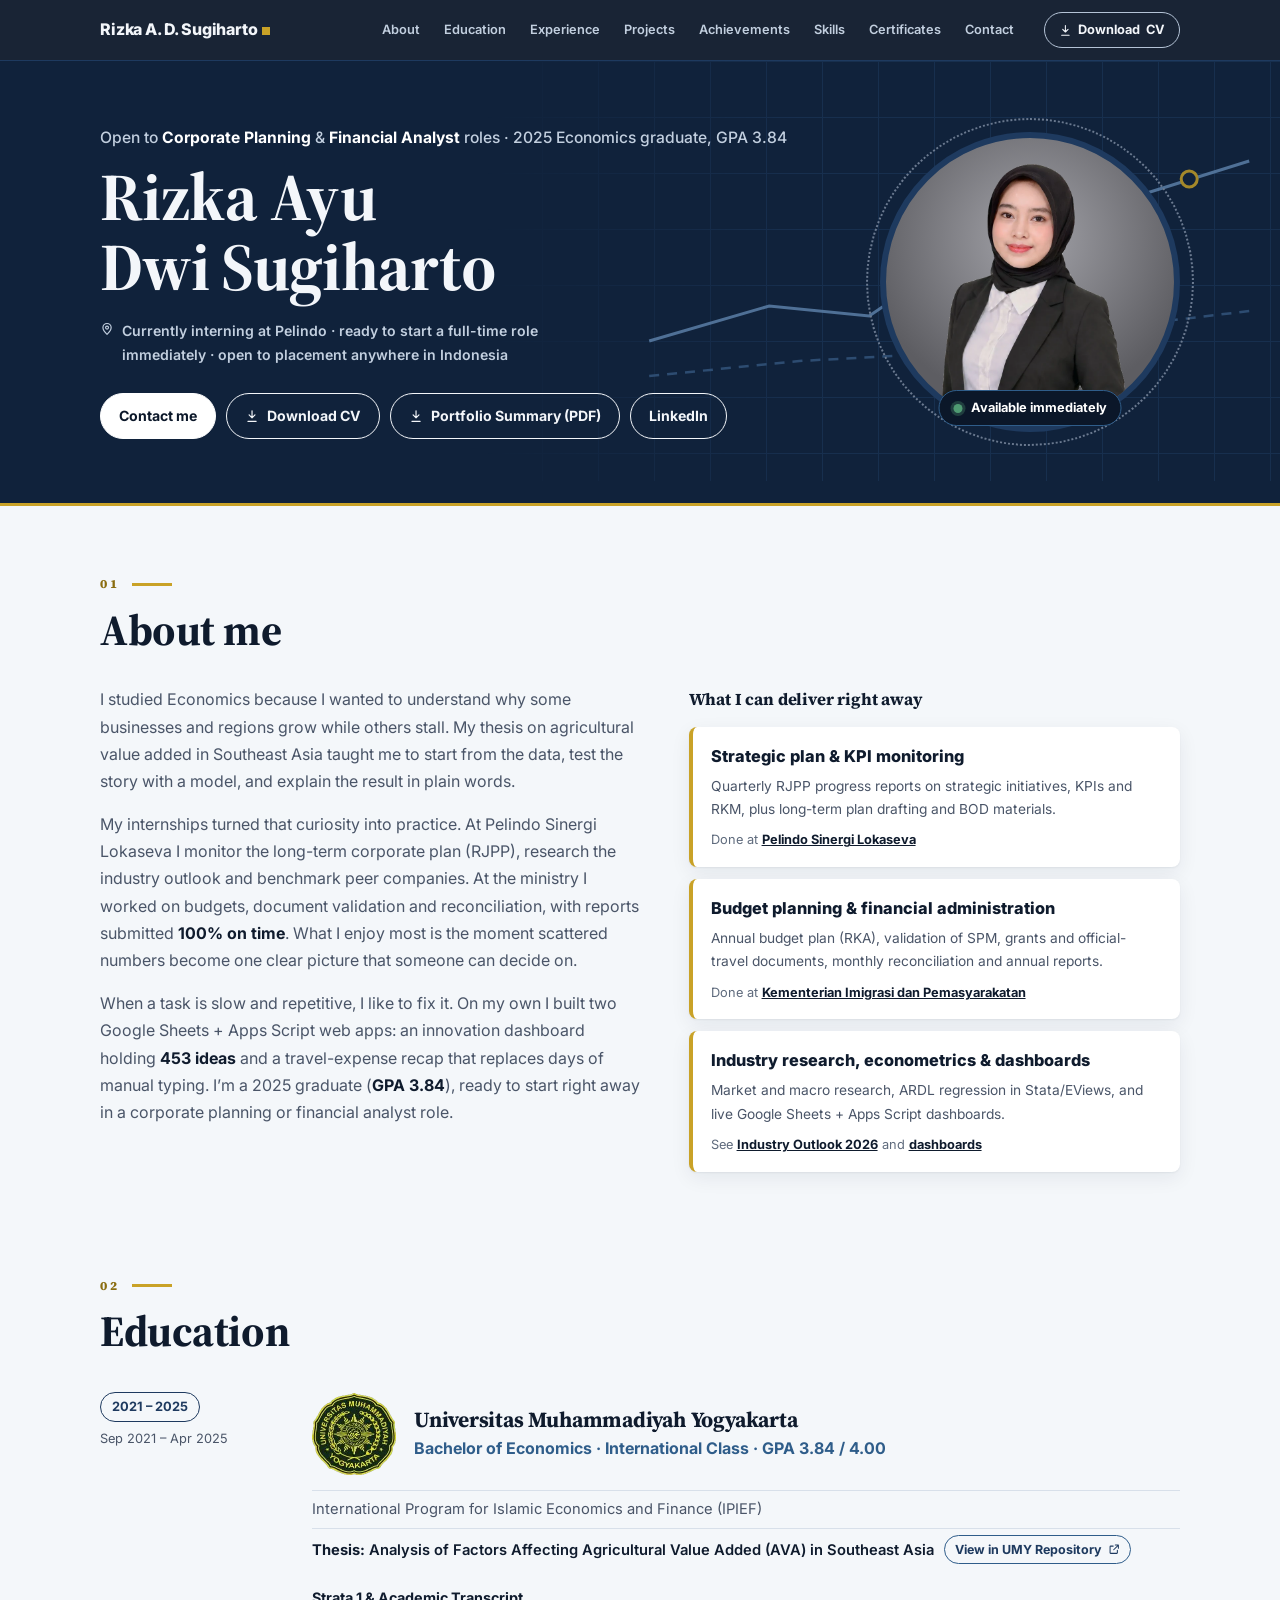
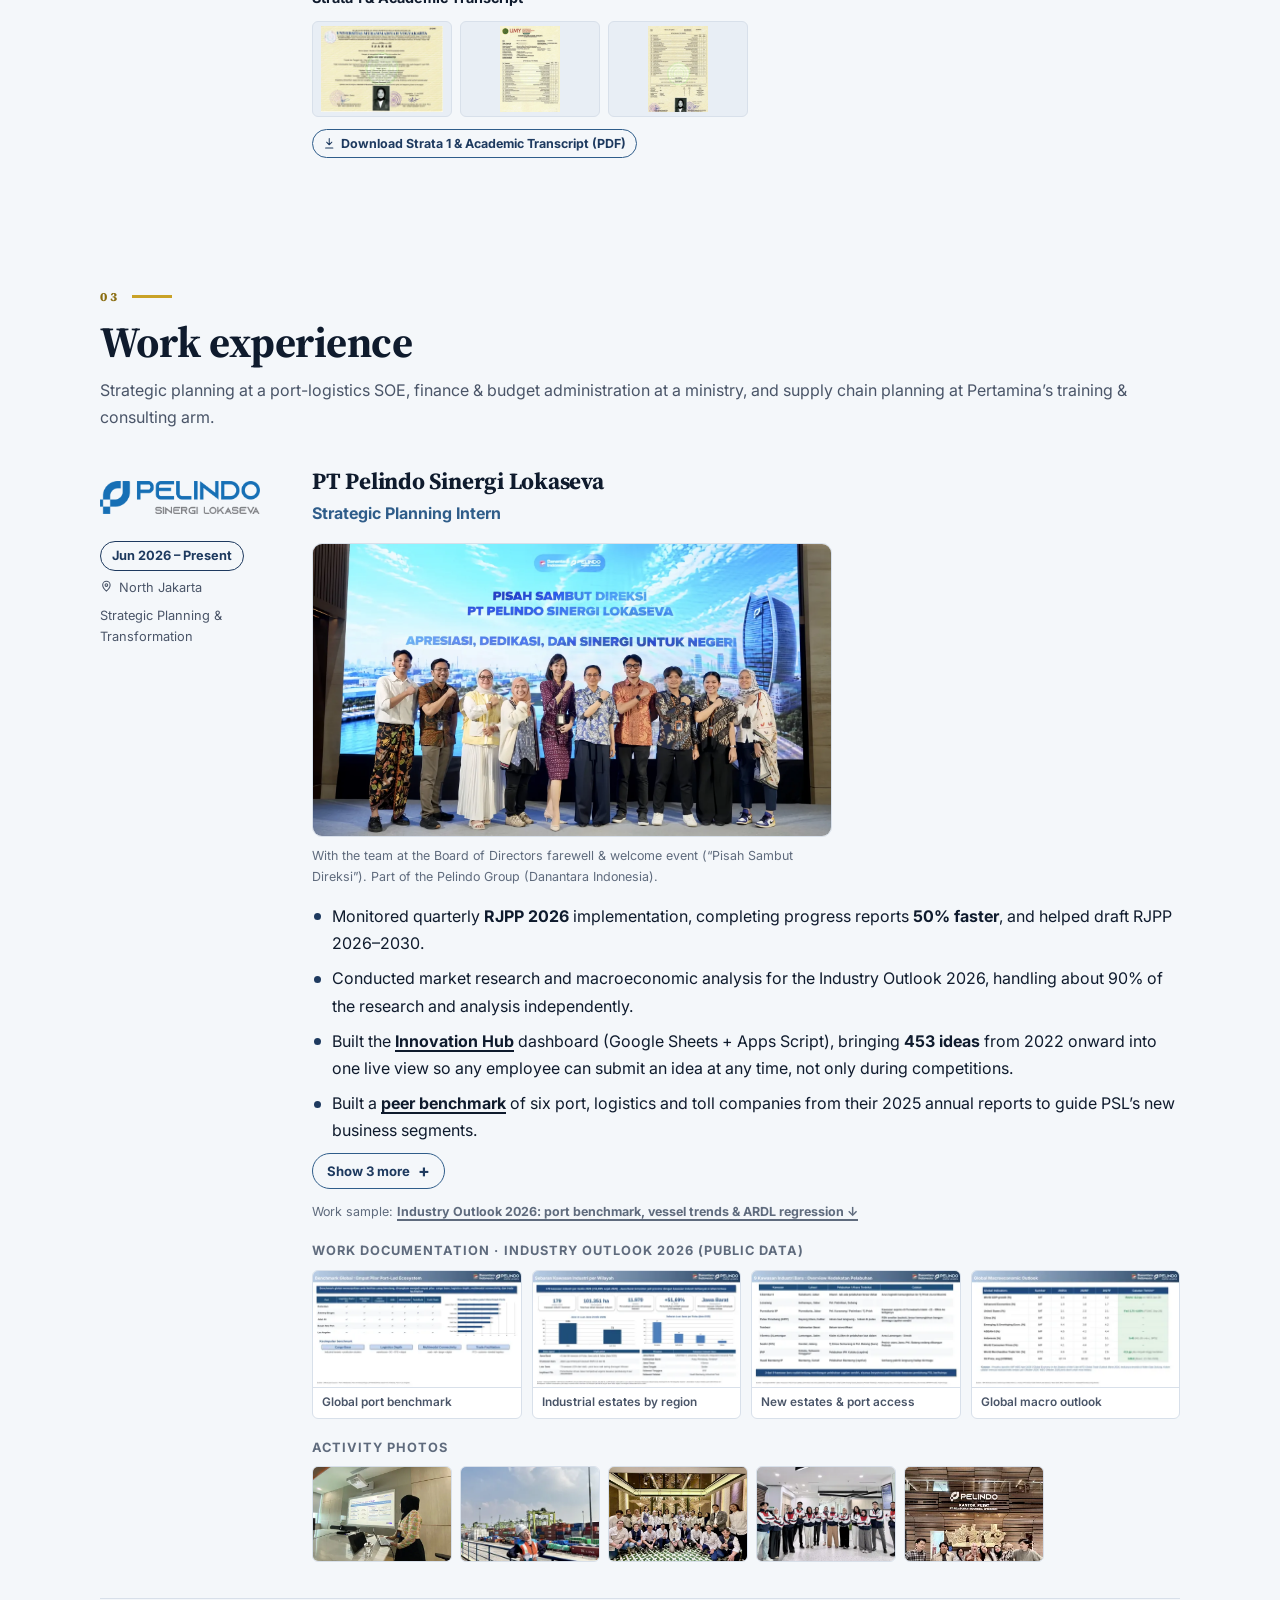
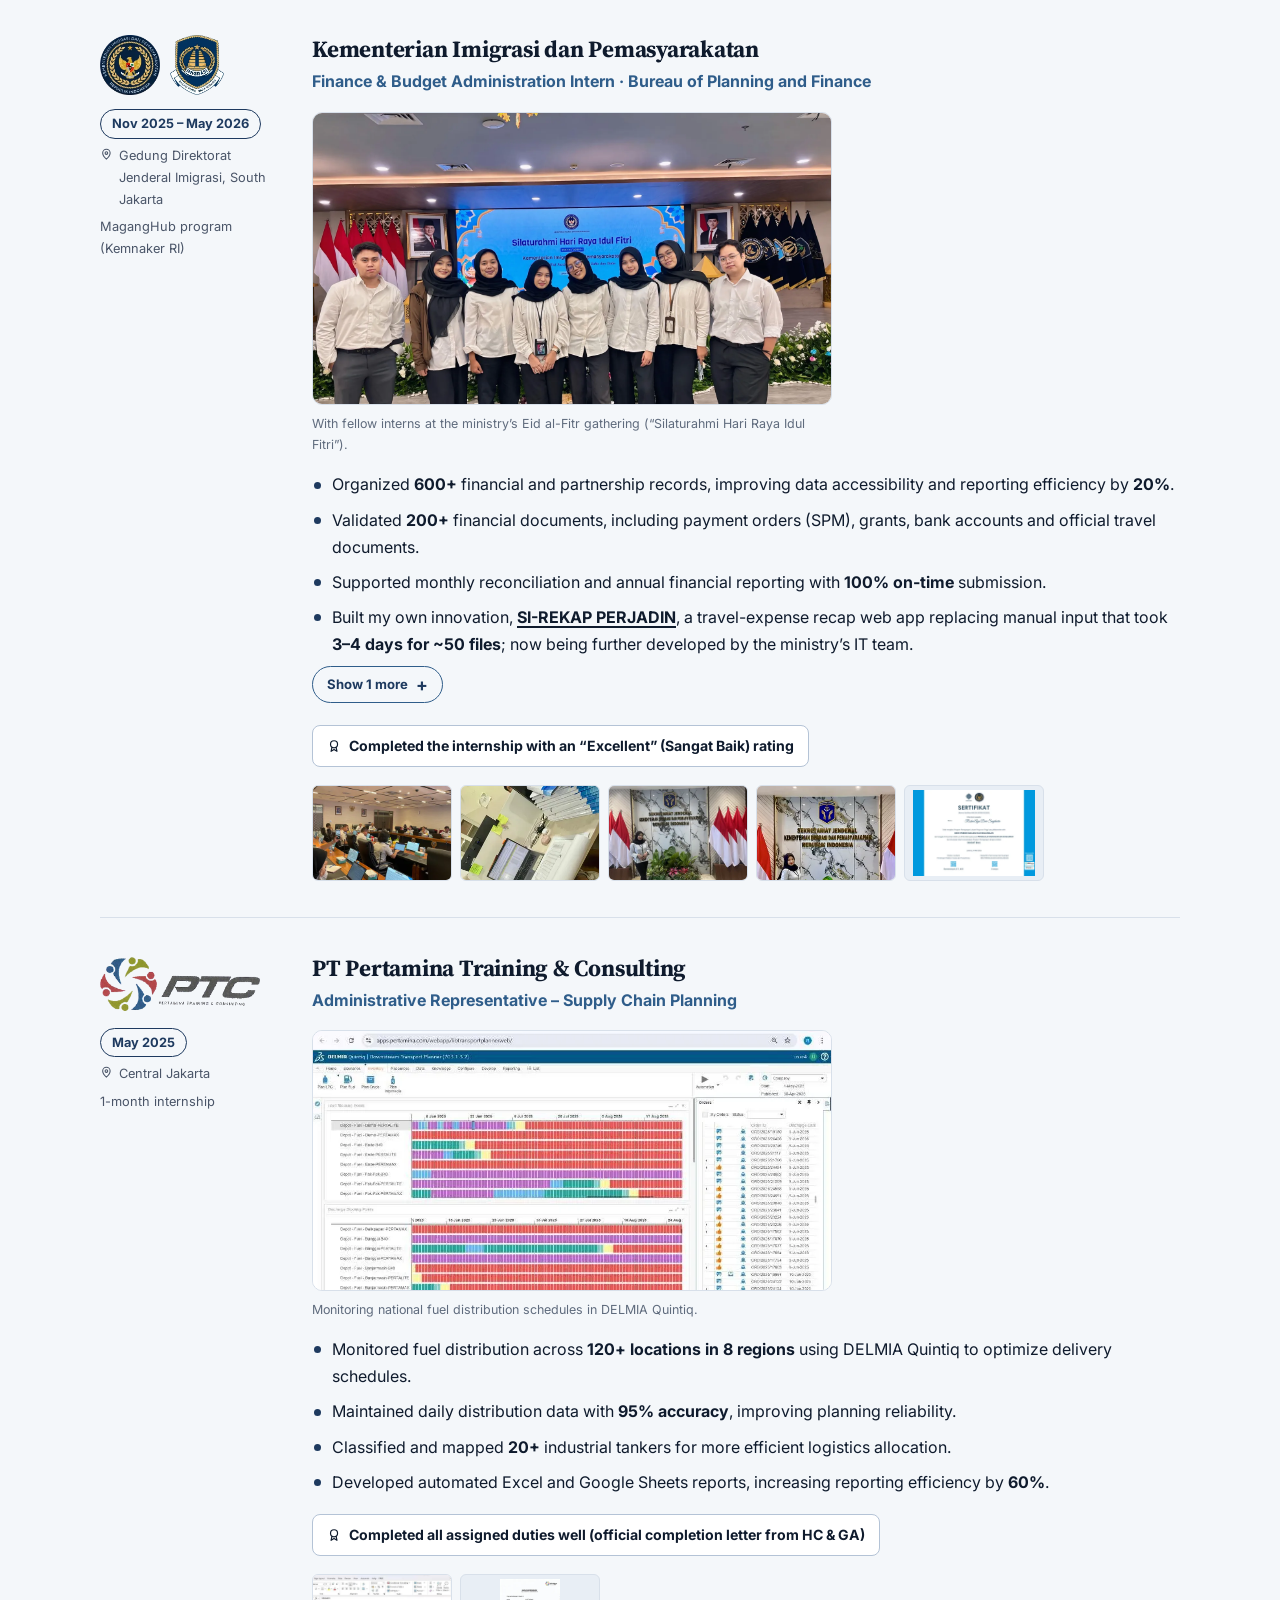
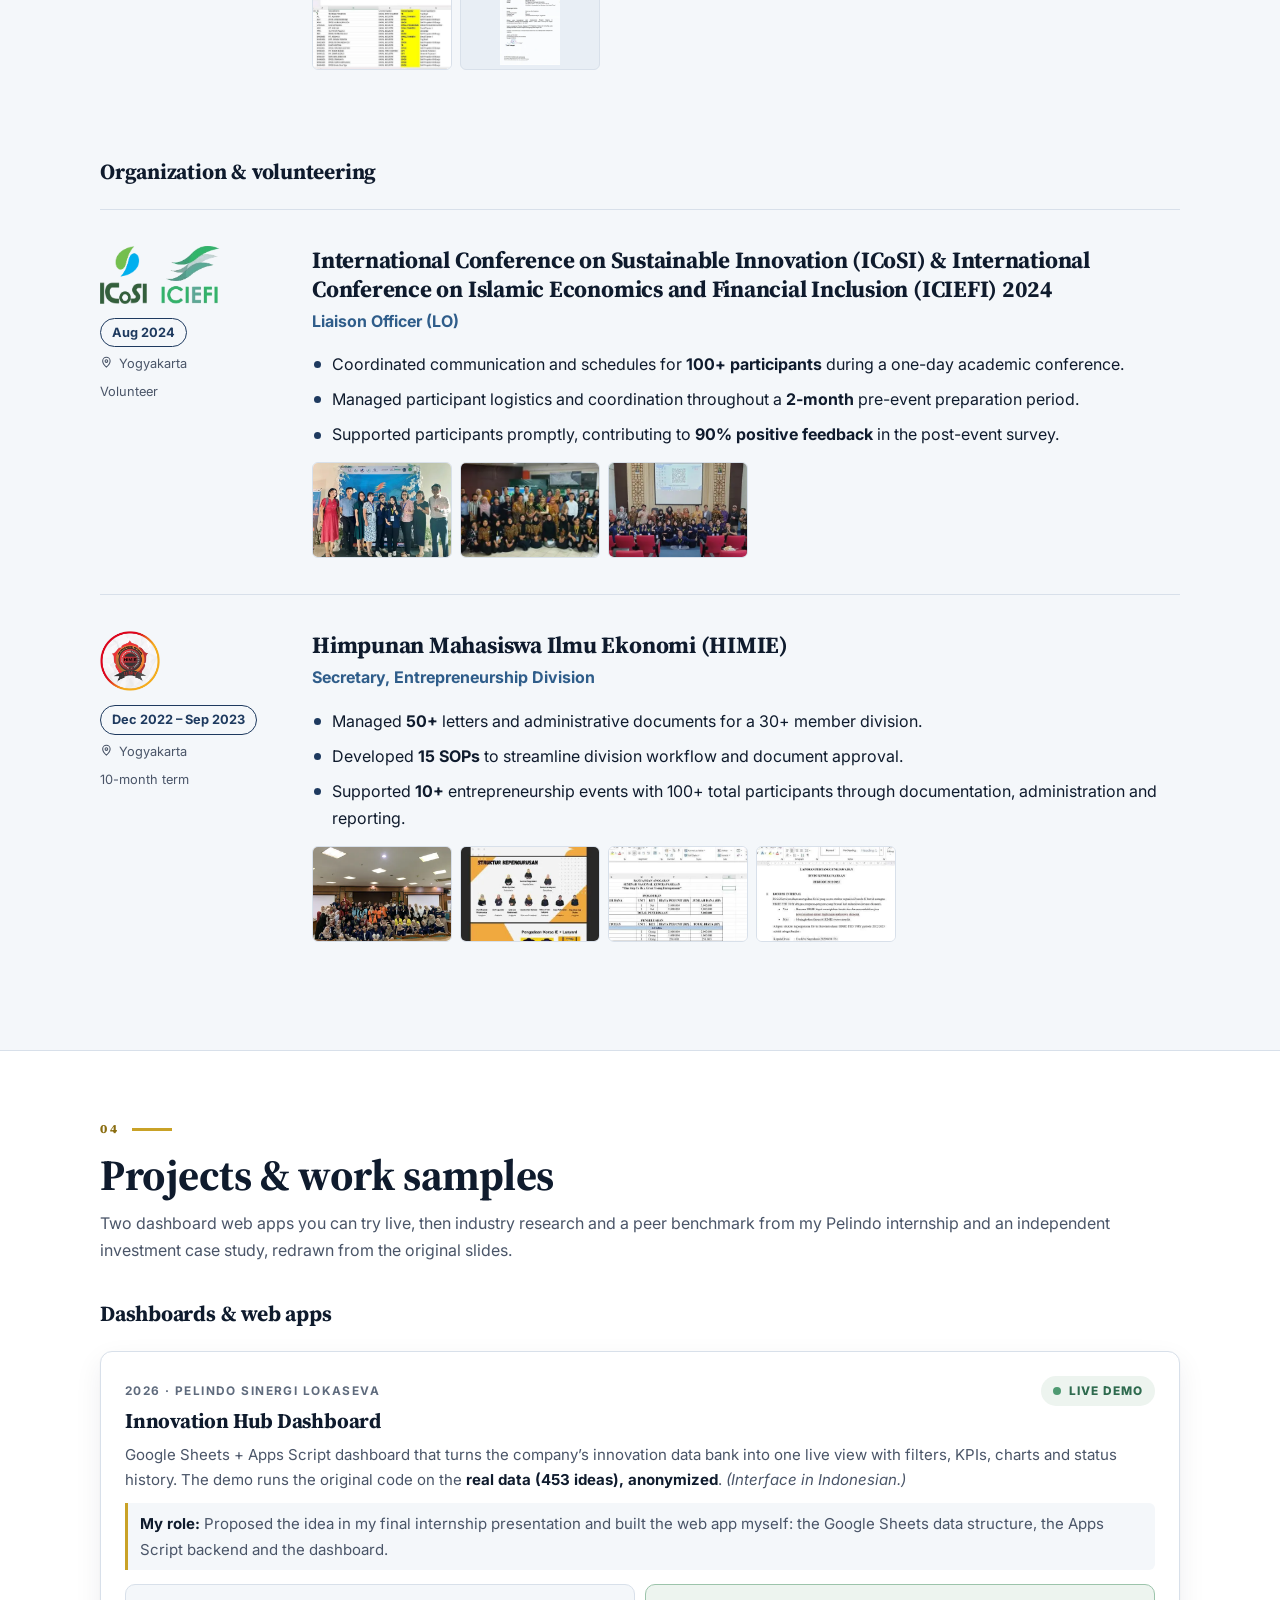
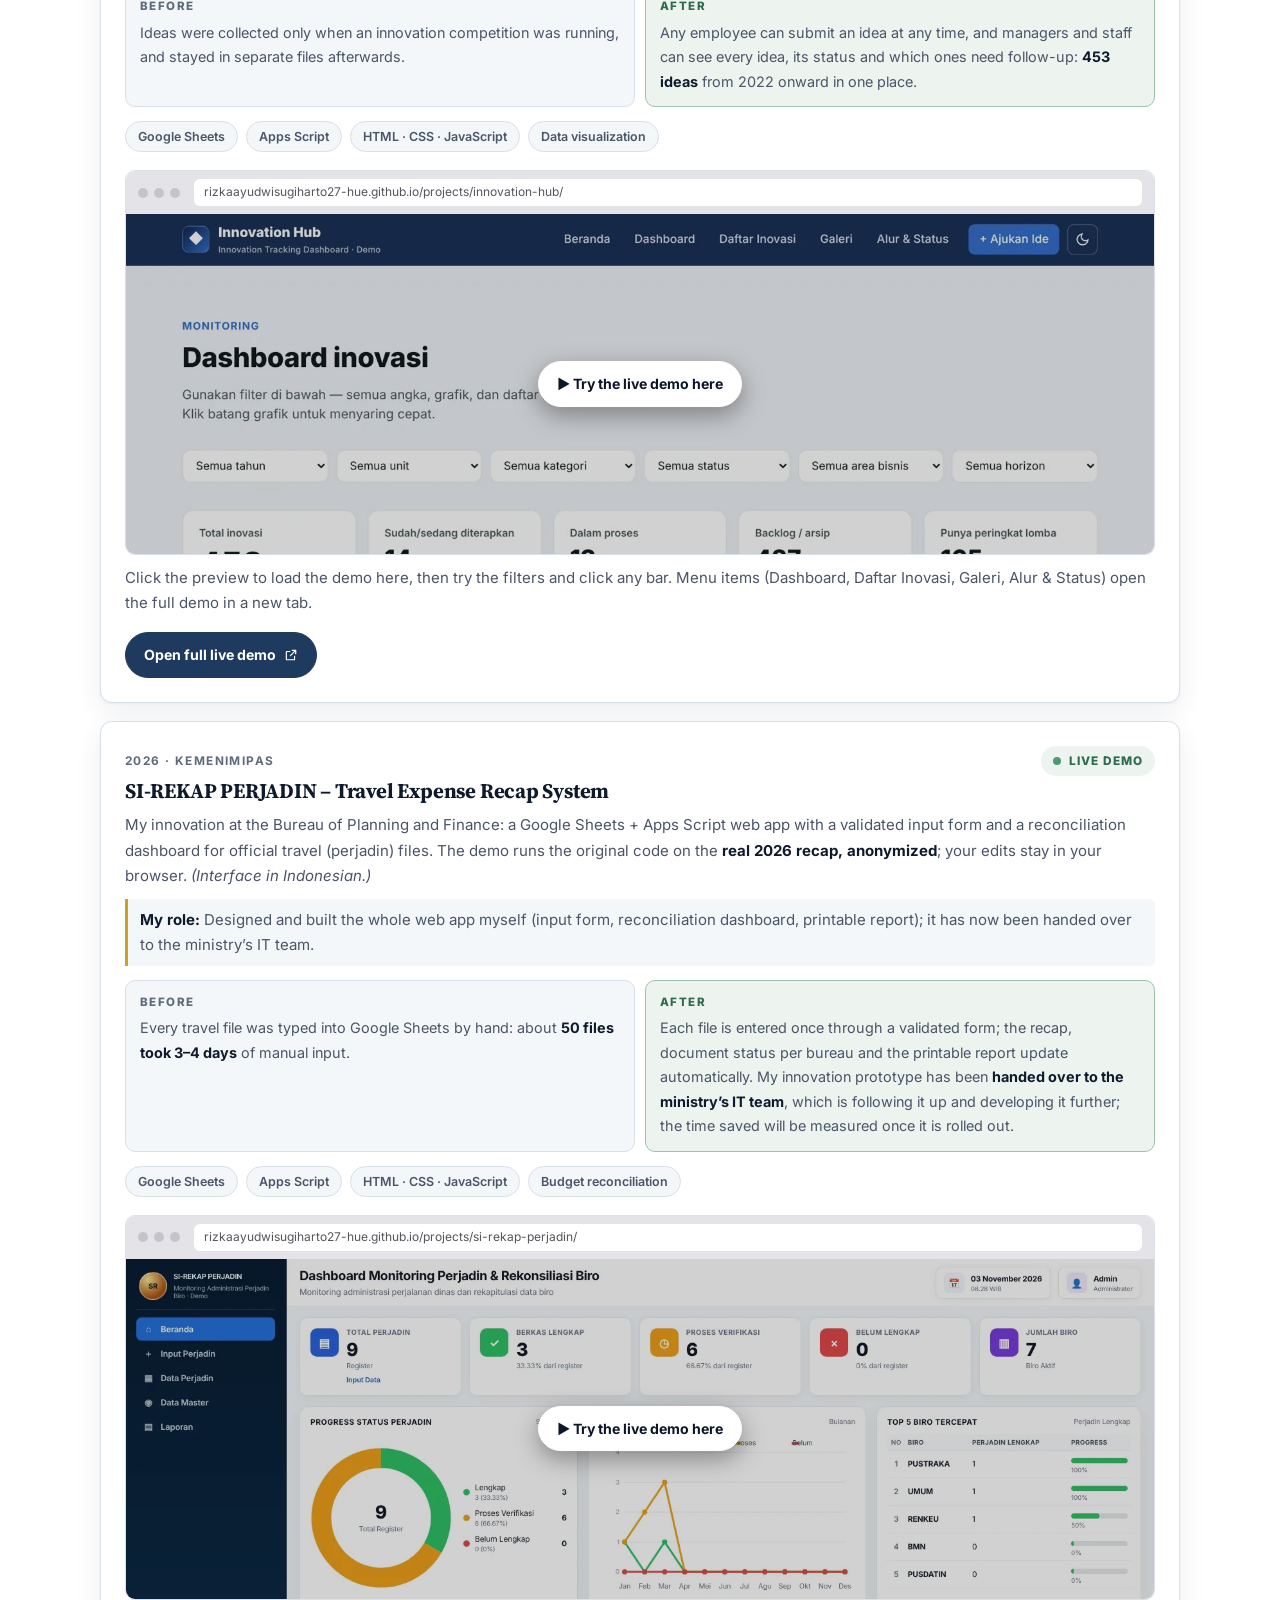
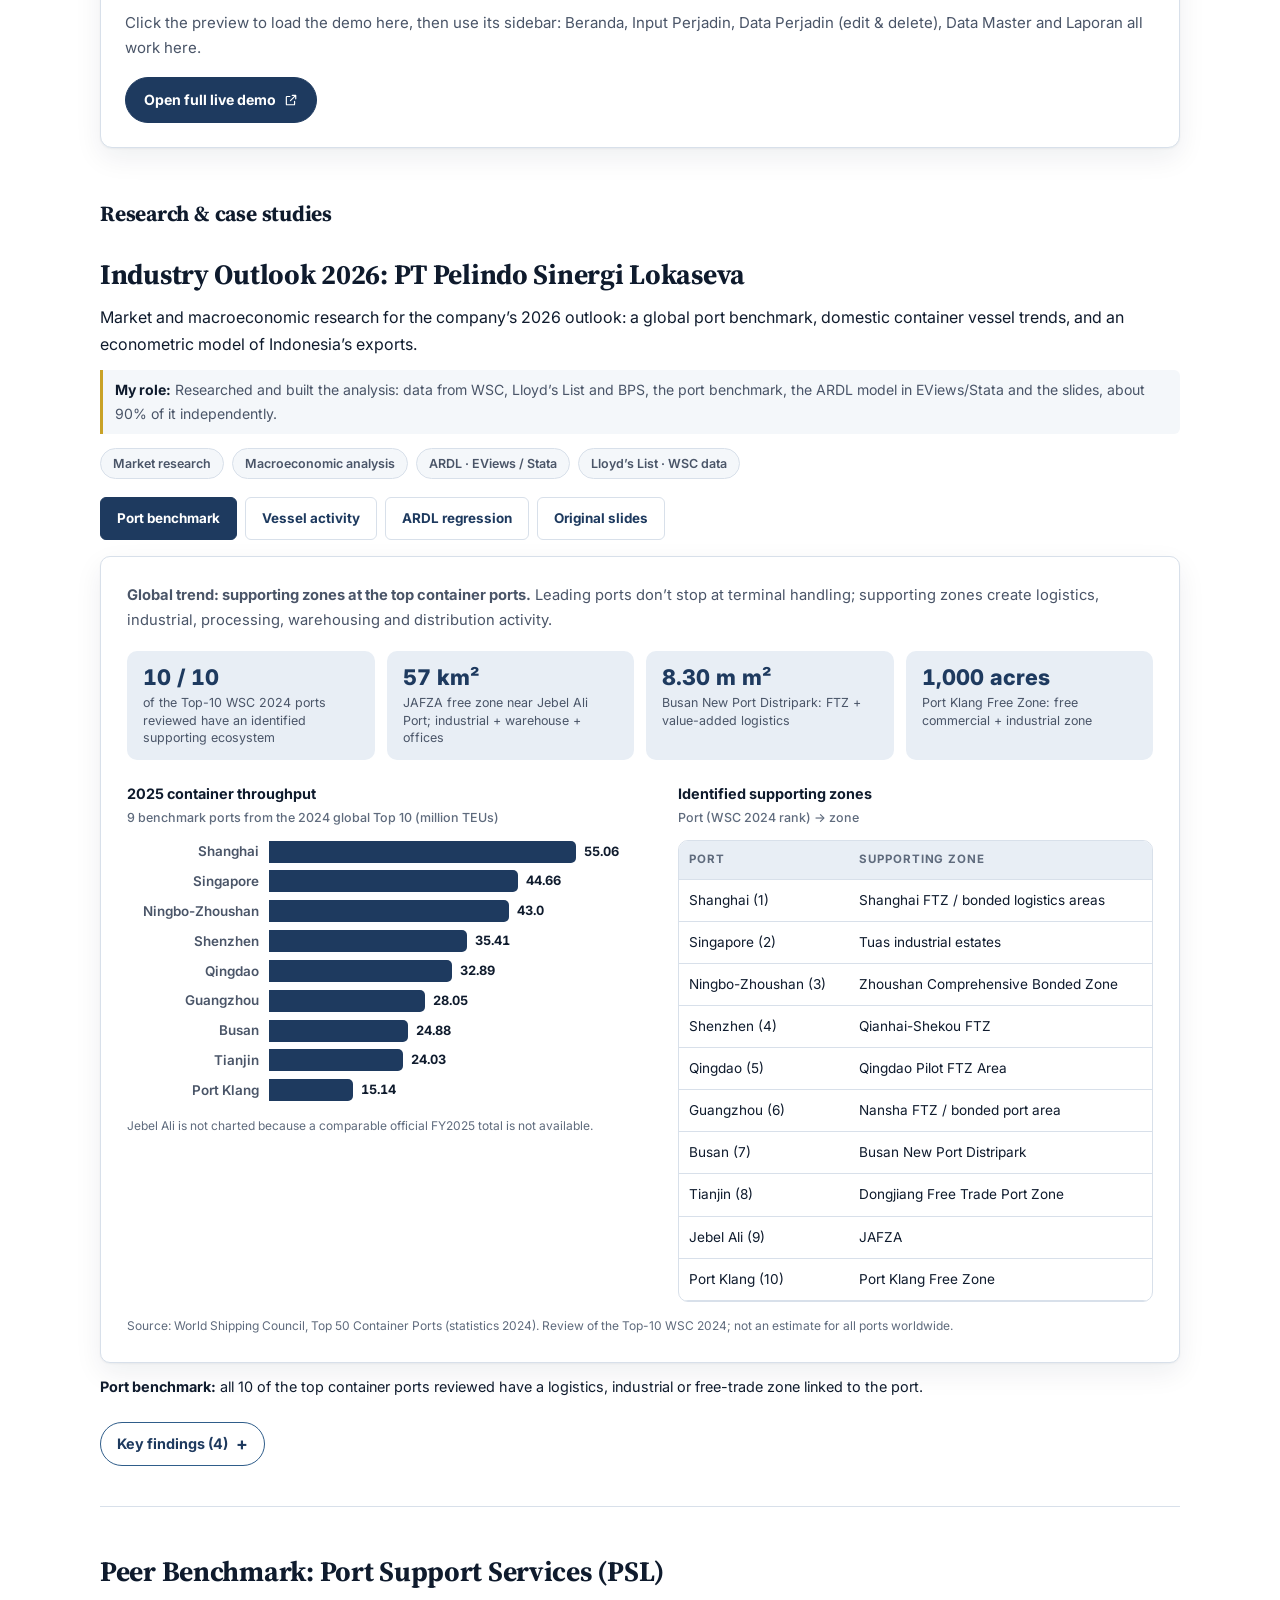
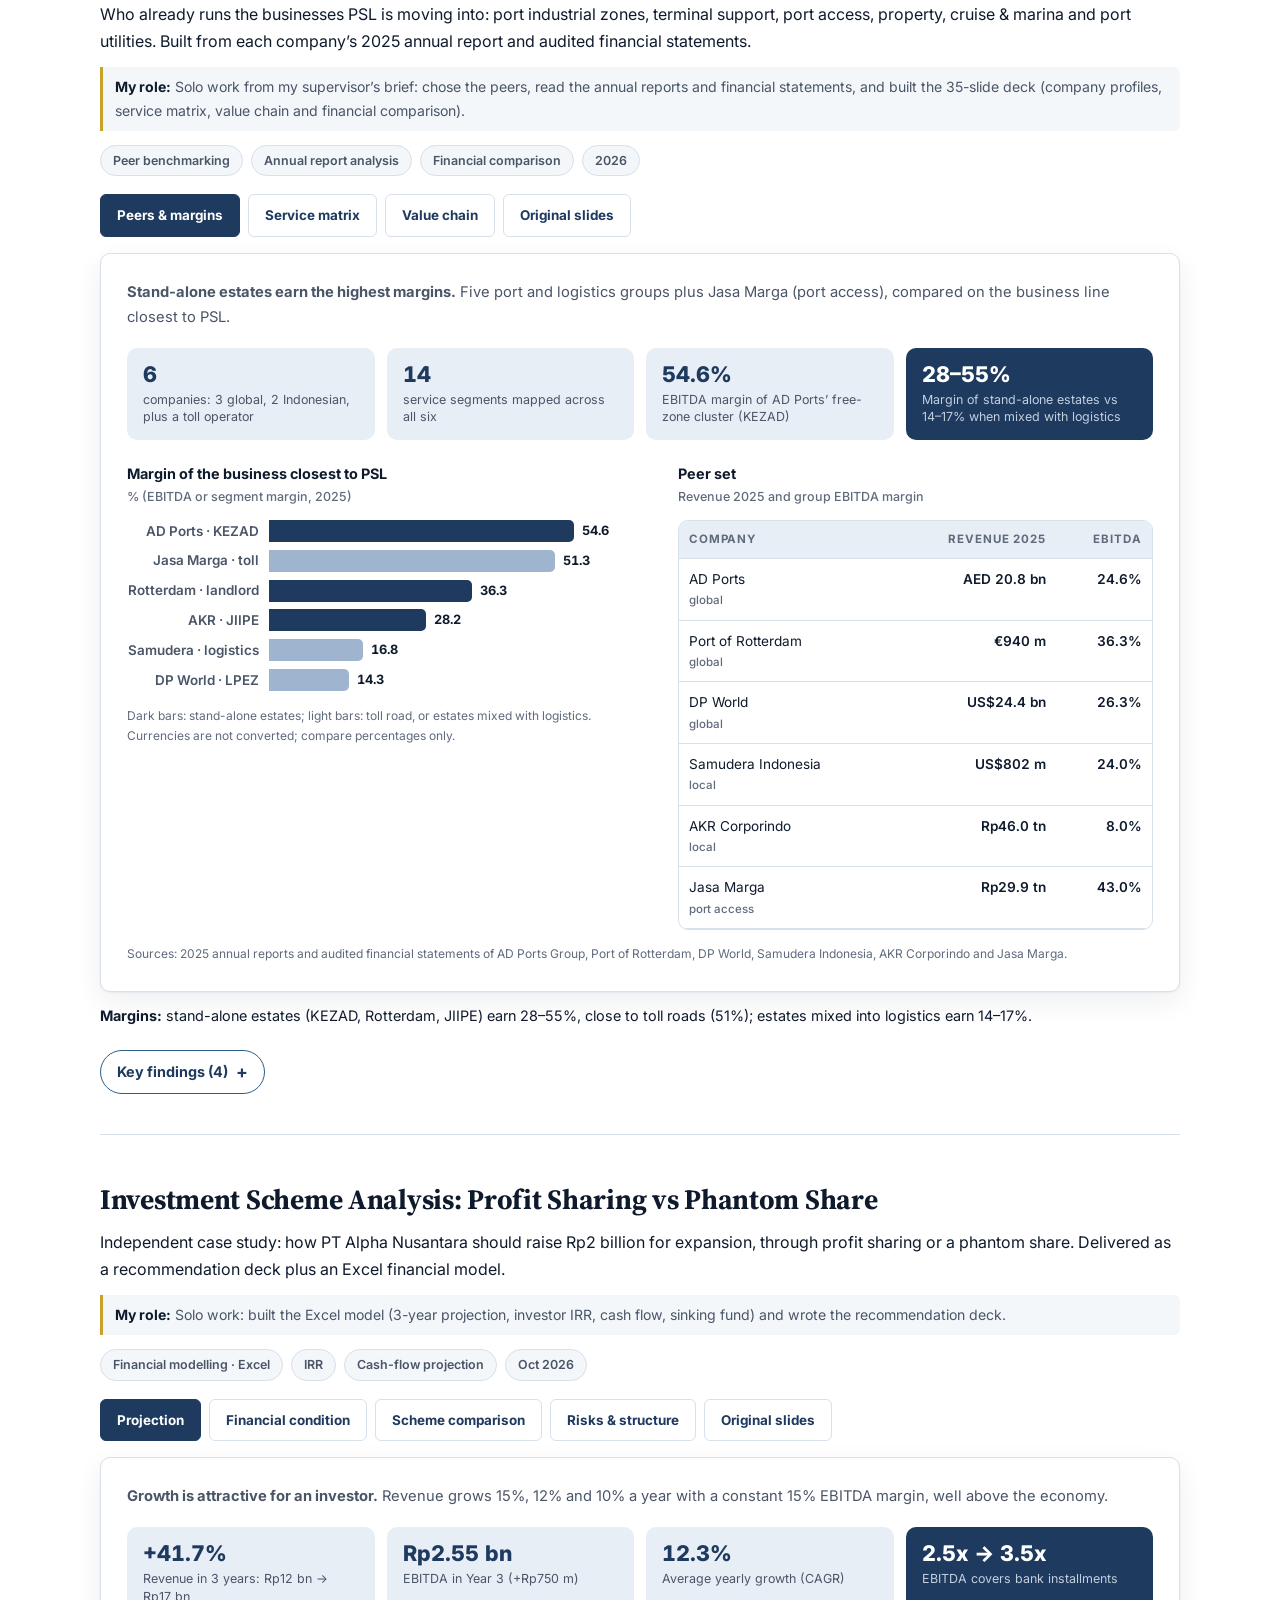
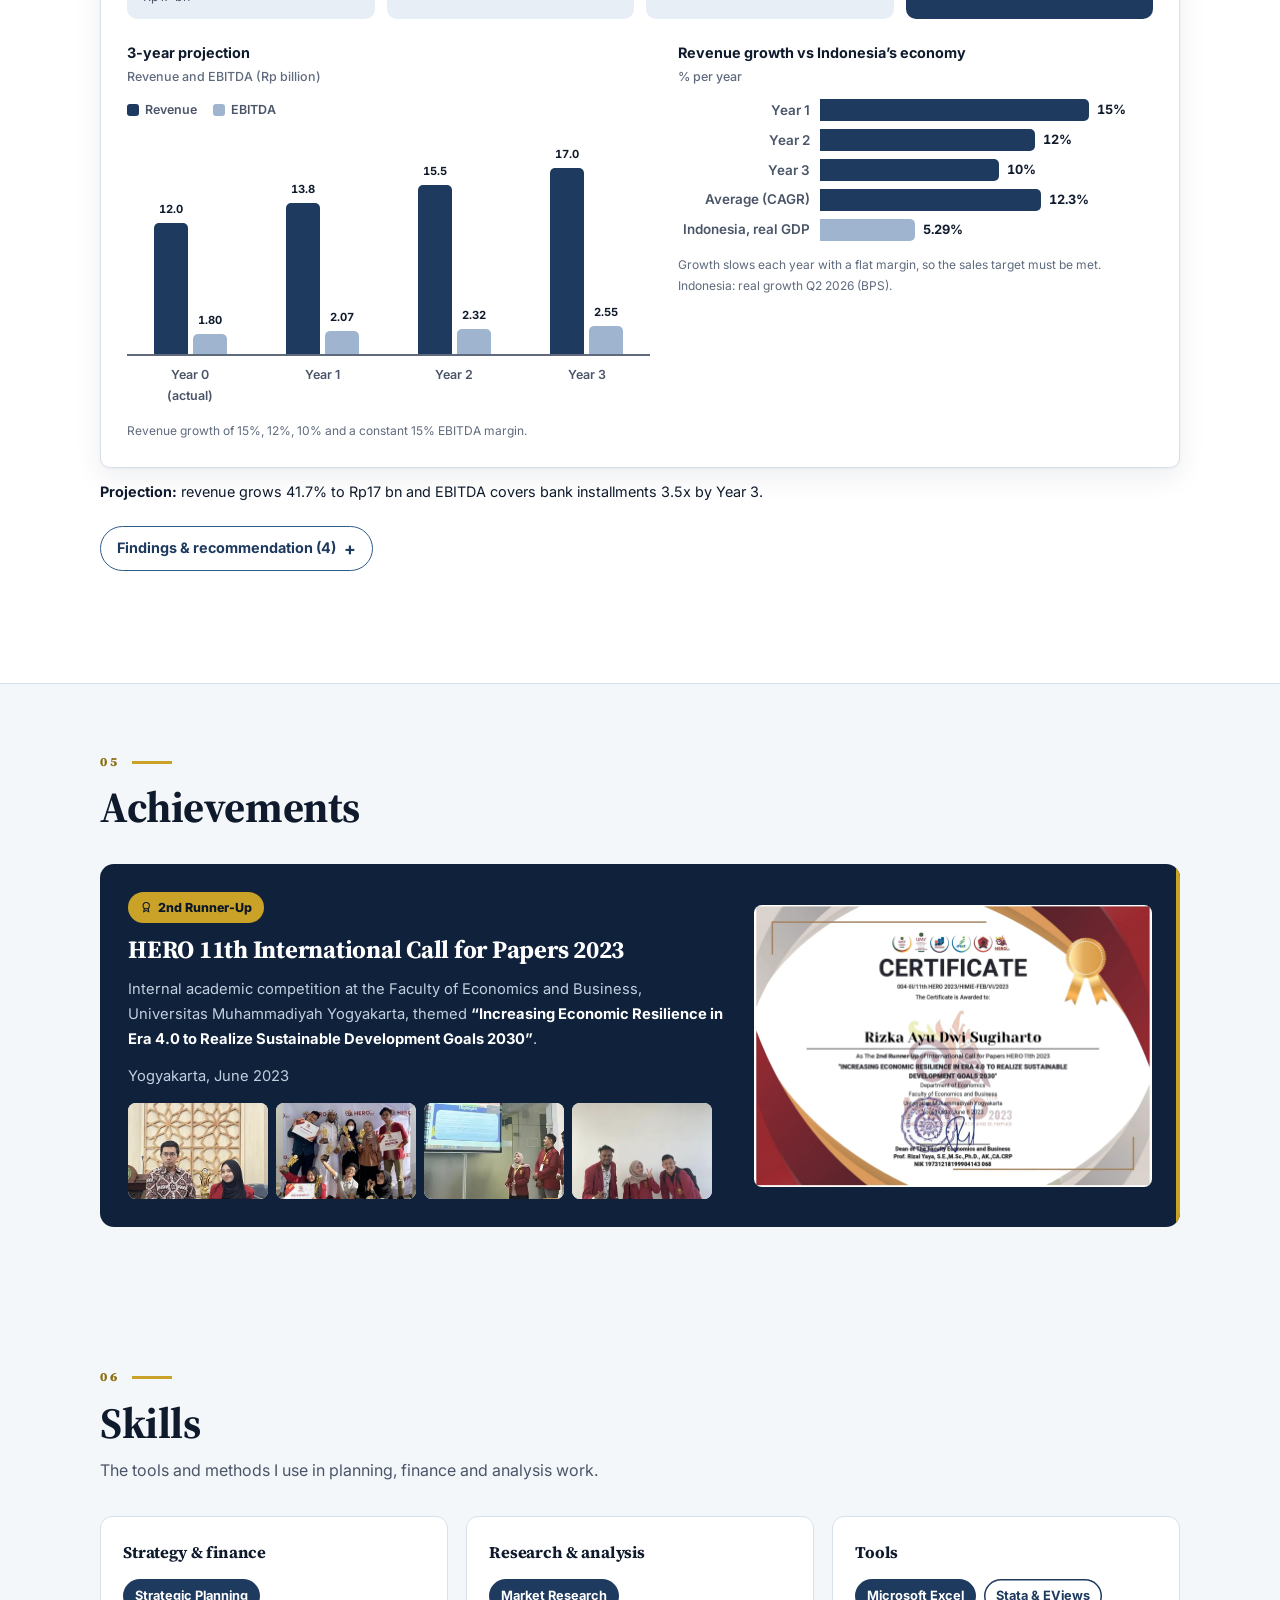
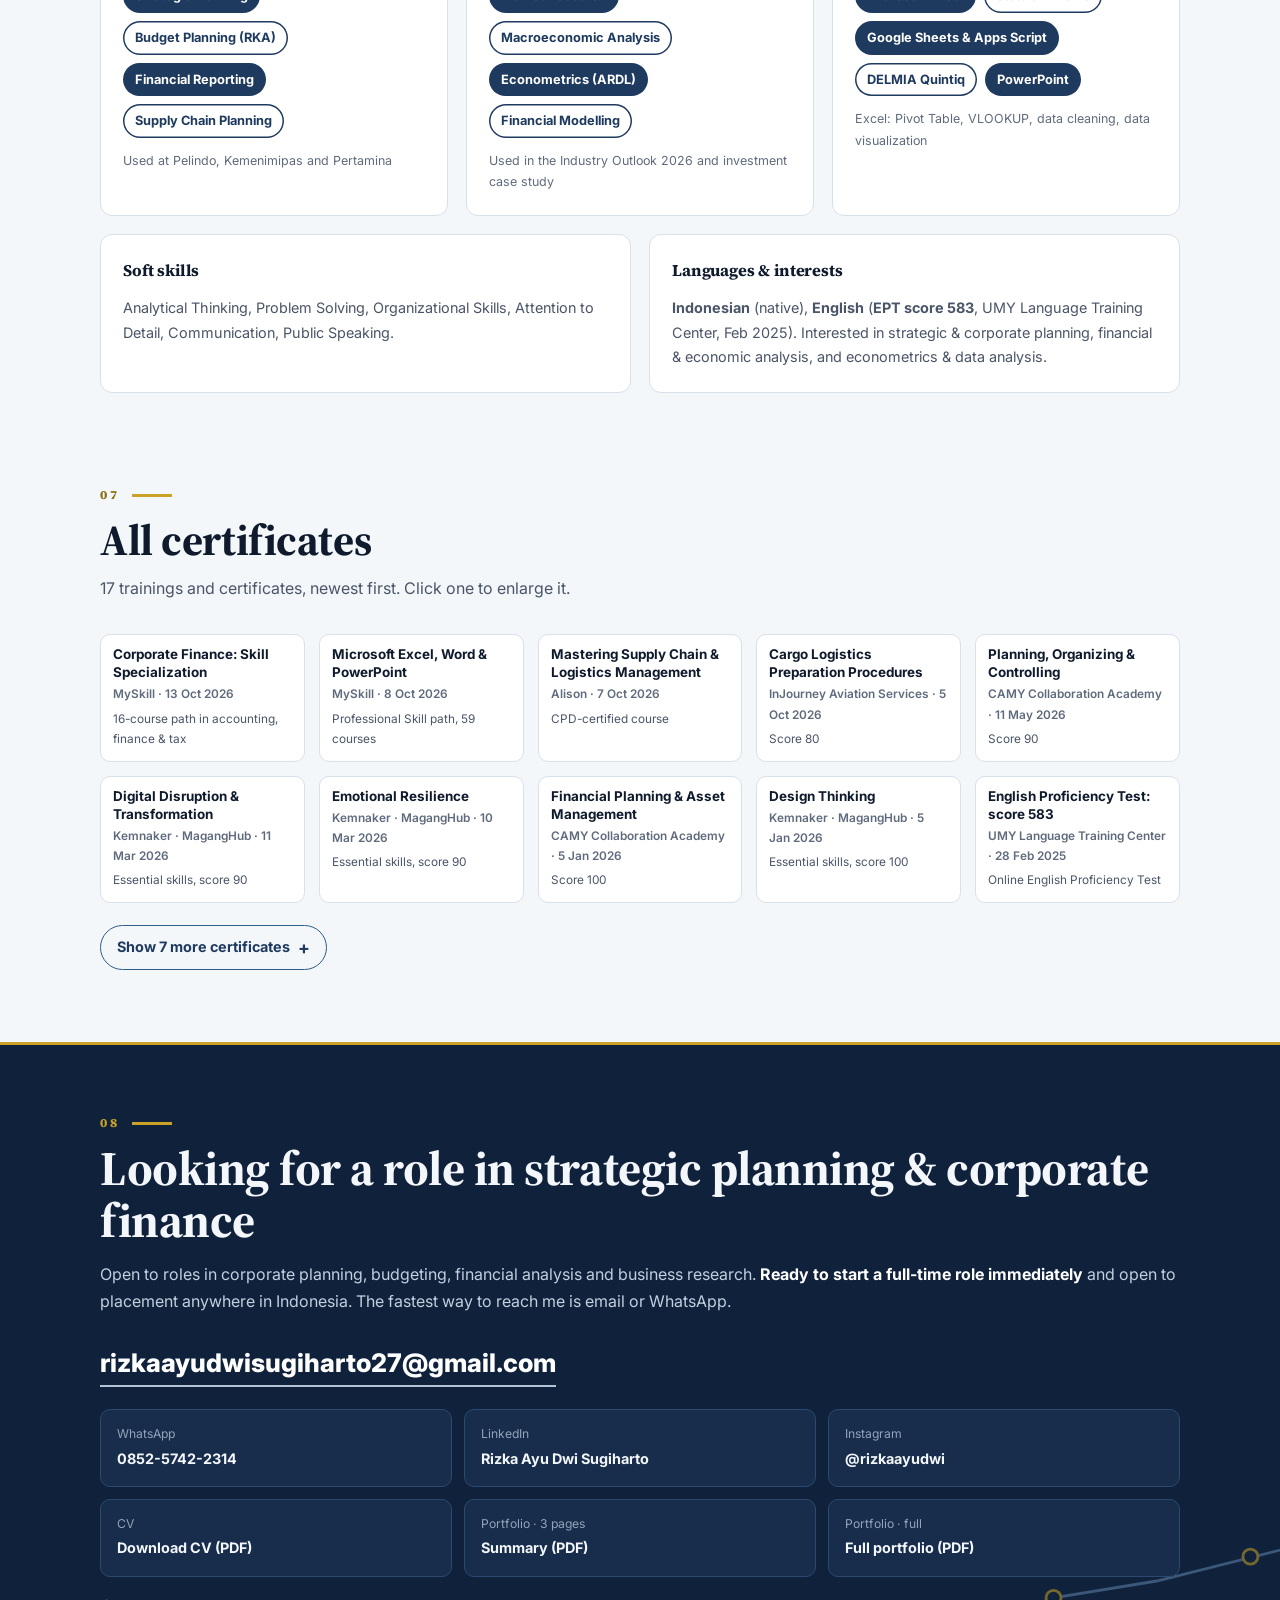
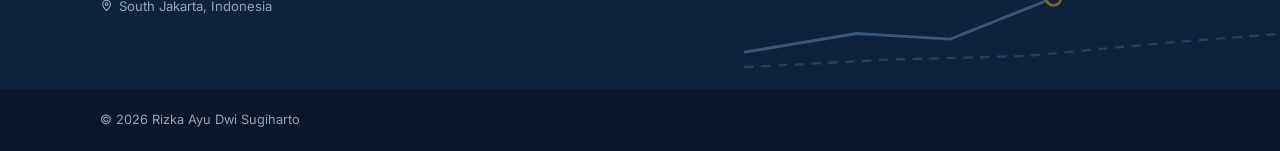
<file: index.html>
<!doctype html>
<html lang="en">
<head>
<meta charset="utf-8">
<meta name="viewport" content="width=device-width,initial-scale=1">
<script>document.documentElement.classList.add('js')</script>
<title>Rizka Ayu Dwi Sugiharto | Corporate Planning &amp; Financial Analyst</title>
<meta name="description" content="Rizka Ayu Dwi Sugiharto, 2025 Economics graduate (GPA 3.84) open to Corporate Planning and Financial Analyst roles. 3 internships at Pelindo Sinergi Lokaseva, Kementerian Imigrasi dan Pemasyarakatan and Pertamina Training &amp; Consulting.">
<link rel="canonical" href="https://rizkaayudwisugiharto27-hue.github.io/">
<link rel="icon" type="image/svg+xml" href="assets/favicon.svg">
<link rel="apple-touch-icon" href="assets/apple-touch-icon.png">
<meta name="theme-color" content="#10223b">
<script type="application/ld+json">{"@context": "https://schema.org", "@type": "Person", "name": "Rizka Ayu Dwi Sugiharto", "url": "https://rizkaayudwisugiharto27-hue.github.io/", "image": "https://rizkaayudwisugiharto27-hue.github.io/assets/og-cover.jpg", "jobTitle": "Corporate Planning & Financial Analyst", "email": "mailto:rizkaayudwisugiharto27@gmail.com", "address": {"@type": "PostalAddress", "addressLocality": "South Jakarta", "addressCountry": "ID"}, "alumniOf": {"@type": "CollegeOrUniversity", "name": "Universitas Muhammadiyah Yogyakarta"}, "knowsAbout": ["Strategic planning", "Corporate planning", "Budget planning", "Financial analysis", "Econometrics", "Google Apps Script dashboards"], "knowsLanguage": ["id", "en"], "sameAs": ["https://www.linkedin.com/in/rizkaayudwi/", "https://www.instagram.com/rizkaayudwi"]}</script>
<meta property="og:type" content="website">
<meta property="og:title" content="Rizka Ayu Dwi Sugiharto | Corporate Planning & Financial Analyst">
<meta property="og:description" content="2025 Economics graduate (GPA 3.84) with 3 internships in strategic planning, finance and supply chain at Pelindo, Kemenimipas and Pertamina. Live dashboard demos inside.">
<meta property="og:image" content="https://rizkaayudwisugiharto27-hue.github.io/assets/og-cover.jpg">
<meta property="og:image:width" content="1200">
<meta property="og:image:height" content="630">
<meta property="og:url" content="https://rizkaayudwisugiharto27-hue.github.io/">
<meta name="twitter:card" content="summary_large_image">
<meta name="twitter:image" content="https://rizkaayudwisugiharto27-hue.github.io/assets/og-cover.jpg">
<link rel="preconnect" href="https://fonts.googleapis.com">
<link rel="preconnect" href="https://fonts.gstatic.com" crossorigin>
<link rel="stylesheet" href="https://fonts.googleapis.com/css2?family=Inter:wght@400;500;600;700;800&family=Source+Serif+4:opsz,wght@8..60,600;8..60,700&display=swap">
<style>
/* ===== Tokens: navy with a soft-gold highlight, annual-report style ===== */
:root{
  --g-950:#0b1729; --g-900:#10223b; --g-850:#172d4b; --g-800:#1e3a5f; --g-700:#2f5d8a; --g-600:#3d6a99; --g-500:#6b7a90; --g-300:#b4c3d6; --g-200:#d5dfeb; --g-100:#e8eef5; --g-50:#f4f7fa;
  --ink:#0f1b2d; --ink-2:#4a5568; --ink-3:#5f6b7d; --line:#d8e0ea;
  --on-dark:#f3f6fa; --on-dark-2:#c2cfdf; --on-dark-3:#93a4ba; --line-dark:#2c4a70;
  --accent:#1e3a5f; --bar:#1e3a5f; --bar-2:#9fb5cf; --good:#2f6b4f; --good-2:#4f9a72; --good-bg:#edf4ef; --good-line:#9cc4ab; --gold:#c9a227; --gold-ink:#8a6d10;
  --f:"Inter",system-ui,-apple-system,"Segoe UI",sans-serif; --serif:"Source Serif 4",Georgia,"Times New Roman",serif;
  --max:1120px; --gutter:20px;
}
*{box-sizing:border-box}
html{scroll-behavior:smooth;scroll-padding-top:72px}
@media (prefers-reduced-motion:reduce){html{scroll-behavior:auto}*{animation:none!important;transition:none!important}}
body{margin:0;background:var(--g-50);color:var(--ink);font-family:var(--f);font-size:16px;line-height:1.65;-webkit-font-smoothing:antialiased}
img{max-width:100%;height:auto;display:block}
a{color:inherit}
h1,h2,h3,h4,p,ul,ol,figure{margin:0}
ul,ol{padding:0;list-style:none}
:focus-visible{outline:3px solid #6b8fb8;outline-offset:3px;border-radius:4px}
.wrap{max-width:var(--max);margin:0 auto;padding:0 var(--gutter)}
.sr-only{position:absolute;width:1px;height:1px;overflow:hidden;clip-path:inset(50%);white-space:nowrap}
[hidden]{display:none!important}
.ico{width:1em;height:1em;flex:none;fill:none;stroke:currentColor;stroke-width:2;stroke-linecap:round;stroke-linejoin:round}

/* ===== Nav ===== */
.nav{position:sticky;top:0;z-index:50;background:rgba(11,23,41,.94);backdrop-filter:blur(10px);-webkit-backdrop-filter:blur(10px);color:var(--on-dark);border-bottom:1px solid var(--g-800)}
.nav .wrap{display:flex;align-items:center;gap:20px;height:60px}
.brand{font-weight:800;font-size:1rem;text-decoration:none;white-space:nowrap;letter-spacing:-.01em}
.brand i{display:inline-block;width:8px;height:8px;background:var(--gold);margin-left:4px}
.nav ul{display:flex;gap:4px;margin-left:auto}
.nav ul a{display:block;font-size:.8rem;font-weight:600;color:var(--on-dark-2);text-decoration:none;padding:6px 10px;border-radius:6px}
.nav ul a:hover,.nav ul a.on{color:#fff;background:var(--g-800)}
.nav-cv{display:inline-flex;align-items:center;gap:6px;font-size:.8rem;font-weight:700;text-decoration:none;border:1.5px solid var(--g-300);border-radius:999px;padding:6px 14px;white-space:nowrap}
.nav-cv:hover{background:#fff;color:var(--g-950)}
.menu-btn{display:none;margin-left:auto;background:none;border:1.5px solid var(--g-500);color:#fff;font:inherit;font-weight:700;font-size:.8rem;border-radius:8px;padding:7px 12px;cursor:pointer}

/* ===== Buttons ===== */
.btn{display:inline-flex;align-items:center;gap:8px;min-height:44px;padding:10px 18px;border-radius:999px;border:1.5px solid currentColor;font:inherit;font-weight:700;font-size:.88rem;text-decoration:none;cursor:pointer;background:transparent;color:inherit;transition:background .2s,color .2s}
.btn:hover{background:rgba(255,255,255,.1)}
.btn.primary{background:#fff;color:var(--g-950);border-color:#fff}
.btn.primary:hover{background:var(--g-200);border-color:var(--g-200)}
.light .btn:hover{background:var(--g-100)}
.btn.solid{background:var(--g-800);color:#fff;border-color:var(--g-800)}
.btn.solid:hover{background:var(--g-950)}

/* ===== Hero ===== */
.hero{position:relative;background:var(--g-900);color:var(--on-dark);padding:64px 0 0;overflow:hidden}
.hero-top{padding-bottom:64px}
.hero-bg{position:absolute;inset:0 0 auto auto;width:62%;height:420px;background-image:linear-gradient(var(--g-800) 1px,transparent 1px),linear-gradient(90deg,var(--g-800) 1px,transparent 1px);background-size:56px 56px;-webkit-mask:linear-gradient(90deg,transparent,#000 40%);mask:linear-gradient(90deg,transparent,#000 40%);opacity:.55}
.hero-top{position:relative;display:grid;grid-template-columns:minmax(0,1fr) 300px;gap:48px;align-items:center}
.kicker{color:var(--on-dark-2);font-size:.98rem;font-weight:500;margin-bottom:10px}
.hero h1{font-size:clamp(2.4rem,5.6vw,4rem);font-weight:900;line-height:1.02;letter-spacing:-.03em}
.tagline{font-size:1.05rem;color:var(--on-dark);margin:16px 0 26px;max-width:46ch}
.kicker b{color:#fff}
.avail{display:flex;align-items:flex-start;gap:8px;color:var(--on-dark-2);font-size:.88rem;font-weight:600;margin:18px 0 26px;max-width:52ch}
.avail .ico{flex:none;margin-top:3px}
.ba{display:grid;grid-template-columns:1fr 1fr;gap:10px;margin:14px 0 4px}
.ba>div{border:1px solid var(--line-dark);border-radius:10px;padding:12px 14px;background:var(--g-900)}
.ba>div:last-child{border-color:var(--good-2);background:rgba(79,154,114,.1)}
.ba span{display:block;font-size:.72rem;font-weight:800;letter-spacing:.12em;text-transform:uppercase;color:var(--on-dark-3);margin-bottom:4px}
.ba>div:last-child span{color:#9cc4ab}
.ba p{color:var(--on-dark-2);font-size:.9rem}
.ba b{color:#fff}
.btns{display:flex;flex-wrap:wrap;gap:10px}
.portrait{position:relative;width:100%;aspect-ratio:1;justify-self:end}
.portrait::before{content:"";position:absolute;inset:-14px;border-radius:50%;border:2px dotted var(--g-500)}
.portrait .pring{position:absolute;inset:0;border-radius:50%;overflow:hidden;background:radial-gradient(circle at 50% 35%,#a3a3a9,#5d5d62 70%);border:6px solid var(--g-800)}
.portrait img{position:absolute;left:50%;top:9%;width:70%;transform:translateX(-50%)}
.portrait figcaption{position:absolute;left:50%;bottom:6px;transform:translateX(-50%);display:flex;align-items:center;gap:8px;background:var(--g-950);color:#fff;font-size:.8rem;font-weight:700;padding:6px 14px;border-radius:999px;white-space:nowrap;border:1px solid var(--g-700)}
.portrait figcaption::before{content:"";width:9px;height:9px;border-radius:50%;background:var(--good-2);box-shadow:0 0 0 3px rgba(79,154,114,.3)}
.deco{position:absolute;right:-40px;top:30px;width:58%;height:300px;pointer-events:none;opacity:.8}

.stripe{height:12px;background:repeating-linear-gradient(-45deg,var(--g-600) 0 14px,var(--g-300) 14px 28px)}

/* ===== Sections ===== */
section{padding:72px 0}
.light{background:var(--g-50)}
.dark{background:var(--g-900);color:var(--on-dark)}
.sec-head{margin-bottom:32px;max-width:760px}
.sec-head h2{font-size:clamp(1.9rem,4vw,2.5rem);font-weight:800;letter-spacing:-.02em;line-height:1.15}
body{counter-reset:sec}
.sec-head,.contact h2{counter-increment:sec}
.sec-head h2::before,.contact h2::before{content:counter(sec,decimal-leading-zero);display:block;width:fit-content;padding-right:52px;background:linear-gradient(var(--gold),var(--gold)) right center/40px 3px no-repeat;font-size:.78rem;font-weight:800;letter-spacing:.22em;line-height:1;color:var(--gold-ink);margin-bottom:14px}
.dark .sec-head h2::before,.contact h2::before{color:var(--gold)}
.sec-head p{margin-top:10px;color:var(--ink-2);max-width:64ch}
#projects .sec-head,#projects .sec-head p,#experience .sec-head,#experience .sec-head p{max-width:none}
.dark .sec-head p{color:var(--on-dark-2)}
.sub-h{font-size:1.35rem;font-weight:800;margin:48px 0 18px;letter-spacing:-.01em}
.link{font-weight:700;text-underline-offset:3px;text-decoration-thickness:2px}
.dark .link{color:#fff}

/* ===== About ===== */
.about{display:grid;grid-template-columns:1.1fr 1fr;gap:48px}
.prose p{color:var(--ink-2);margin-bottom:16px}
.prose b{color:var(--ink)}
.facts{display:grid;grid-template-columns:repeat(3,1fr);gap:12px;margin-top:22px}
.fact{background:#fff;border:1px solid var(--line);border-radius:12px;padding:14px 16px}
.fact b{display:block;font-size:1.7rem;font-weight:800;line-height:1.1;color:var(--g-800);font-variant-numeric:tabular-nums}
.fact span{font-size:.78rem;color:var(--ink-3);font-weight:600}
.ready-title{font-size:1.05rem;font-weight:800;margin-bottom:12px}
.focus li{background:#fff;border:1px solid var(--line);border-left:5px solid var(--accent);border-radius:8px;padding:16px 18px;margin-bottom:12px}
.focus b{display:block;font-size:1.02rem;font-weight:800}
.focus span{display:block;color:var(--ink-2);font-size:.86rem;margin-top:4px}
.focus .proof{color:var(--ink-3);font-size:.8rem;margin-top:8px}
.focus .proof a{color:var(--ink);font-weight:700}

/* ===== Experience log ===== */
.log{display:grid;grid-template-columns:180px minmax(0,1fr);gap:32px;padding:36px 0;border-top:1px solid var(--line)}
.log:first-of-type{border-top:0;padding-top:4px}
.log-meta{display:flex;flex-direction:column;gap:6px;font-size:.8rem;color:var(--ink-2)}
.when{align-self:flex-start;background:var(--g-900);color:#fff;font-weight:700;font-size:.8rem;border-radius:999px;padding:4px 12px;white-space:nowrap}
.where{display:flex;gap:6px;align-items:flex-start}
.where .ico{margin-top:3px}
.log-body{min-width:0}
.log-body h3{font-size:1.45rem;font-weight:800;letter-spacing:-.01em;line-height:1.25}
.role{color:var(--g-700);font-weight:700;margin:4px 0 16px}
.lead{max-width:520px;border-radius:10px;overflow:hidden;border:1px solid var(--line);background:#fff;margin-bottom:8px}
.lead img{width:100%;aspect-ratio:var(--ratio,16/9);object-fit:cover;object-position:var(--focus,50% 0)}
.lead.contain{background:var(--g-100);padding:18px}
.lead.contain img{object-fit:contain;max-height:420px}
.lead-cap{max-width:520px;font-size:.78rem;color:var(--ink-3);margin-bottom:16px}
.log-body ul.pts li{position:relative;padding-left:20px;margin-bottom:8px;color:var(--ink)}
.log-body ul.pts li::before{content:"";position:absolute;left:2px;top:.65em;width:7px;height:7px;border-radius:50%;background:var(--accent)}
.result{display:inline-flex;align-items:center;gap:8px;background:#fff;border:1px solid var(--g-300);border-radius:8px;padding:8px 14px;font-weight:700;font-size:.88rem;margin:10px 0 4px}
.thumbs{display:flex;flex-wrap:wrap;gap:8px;margin-top:14px}
.work-h{font-size:.8rem;font-weight:700;letter-spacing:.08em;text-transform:uppercase;color:var(--ink-3);margin:18px 0 -6px}
.thumbs.work{display:grid;grid-template-columns:repeat(4,minmax(0,1fr));gap:10px}
.thumb.wide{width:auto;height:auto;display:flex;flex-direction:column;text-align:left;background:#fff}
.thumb.wide img{width:100%;aspect-ratio:16/9;object-fit:cover;object-position:top left;border-bottom:1px solid var(--line)}
.thumb.wide span{display:block;padding:7px 9px;font:600 .74rem/1.35 var(--f);color:var(--ink-2)}
.thumb{width:140px;height:96px;padding:0;border:1px solid var(--line);border-radius:6px;overflow:hidden;background:#fff;cursor:zoom-in}
.thumb img{width:100%;height:100%;object-fit:cover;object-position:top;transition:transform .3s}
.thumb.contain{background:var(--g-100)}
.thumb.contain img{object-fit:contain;padding:4px}
.thumb:hover img{transform:scale(1.05)}
.thumb[data-src*="/exp/"] img{object-position:50% 35%}
.org-logo{display:flex;align-items:center;gap:14px;margin:6px 0 4px;color:var(--ink-2);font-size:.9rem}
.org-logo span{display:grid;place-items:center;width:56px;height:56px;border-radius:10px;background:#fff;border:1px solid var(--line);font-weight:800;color:var(--g-700);font-size:.8rem}

/* ===== Cases (dark) ===== */
.case{padding:8px 0 40px;margin-bottom:40px;border-bottom:1px solid var(--line-dark)}
.case:last-of-type{border-bottom:0;margin-bottom:0}
.case h3{font-size:clamp(1.4rem,2.6vw,1.75rem);font-weight:800;letter-spacing:-.01em;line-height:1.2}
.case .lede{color:var(--on-dark);margin:12px 0}
.myrole{border-left:3px solid var(--gold);background:var(--g-50);padding:8px 12px;margin:10px 0 14px;font-size:.88rem;color:var(--ink-2);border-radius:0 6px 6px 0}
.myrole b{color:var(--ink)}
.case .note{border-left:3px solid var(--g-500);padding:4px 0 4px 14px;color:var(--on-dark-2);font-style:italic;font-size:.92rem;margin:14px 0}
.chips{display:flex;flex-wrap:wrap;gap:8px;margin:14px 0 18px}
.chip{border:1px solid var(--line-dark);color:var(--on-dark-2);border-radius:999px;padding:4px 12px;font-size:.78rem;font-weight:600}
.tabs{display:flex;flex-wrap:wrap;gap:8px;margin-bottom:16px}
.tab{font:inherit;font-weight:700;font-size:.84rem;padding:9px 16px;border-radius:6px;border:1px solid var(--line-dark);background:transparent;color:#fff;cursor:pointer}
.tab[aria-selected="true"]{background:#fff;color:var(--g-950);border-color:#fff}
.panel{background:#fff;color:var(--ink);border-radius:10px;padding:26px;border:8px solid #fff;box-shadow:0 0 0 1px var(--line-dark)}
.panel .desc{color:var(--ink-2);font-size:.92rem;margin-bottom:18px}
.cap{margin-top:12px;color:var(--on-dark);font-size:.9rem}
.cap b{color:#fff}
.find-h{font-size:1.15rem;font-weight:800;margin:30px 0 10px}
.findings{width:100%;border-collapse:collapse;font-size:.88rem}
.findings th{text-align:left;font-size:.78rem;color:var(--on-dark-2);font-weight:700;padding:8px 12px 8px 0;border-bottom:1px solid var(--line-dark)}
.findings td{padding:12px 12px 12px 0;border-bottom:1px solid var(--line-dark);vertical-align:top;color:var(--on-dark-2)}
.findings td:first-child{color:#fff;font-weight:700;width:16%}
.findings td:nth-child(2){width:42%}
.findings b{color:#fff}
.more{display:grid;grid-template-columns:1fr;gap:18px}
.mcard{background:var(--g-850);border:1px solid var(--line-dark);border-radius:12px;padding:24px;display:flex;flex-direction:column;gap:12px}
.mcard .k{font-size:.74rem;font-weight:700;letter-spacing:.12em;text-transform:uppercase;color:var(--on-dark-3)}
.mcard h4{font-size:1.15rem;font-weight:800;line-height:1.3}
.mcard p{color:var(--on-dark-2);font-size:.92rem}
.mcard .btn{align-self:flex-start;margin-top:auto}
.mcard.wide{display:grid;grid-template-columns:300px 1fr;gap:24px;align-items:center}
.mtext{display:flex;flex-direction:column;gap:10px}
.live{background:var(--g-850);border:1px solid var(--line-dark);border-radius:12px;padding:24px;margin-bottom:18px}
.live-head{display:flex;justify-content:space-between;gap:12px;flex-wrap:wrap;align-items:flex-start;margin-bottom:8px}
.live .k{font-size:.74rem;font-weight:700;letter-spacing:.12em;text-transform:uppercase;color:var(--on-dark-3)}
.live h4{font-size:1.3rem;font-weight:800;line-height:1.3;margin-top:4px}
.live>p{color:var(--on-dark-2);font-size:.94rem}
.live>p b{color:#fff}
.badge-live{display:inline-flex;align-items:center;gap:8px;background:var(--good-bg);color:var(--good);font-weight:800;font-size:.74rem;letter-spacing:.08em;border-radius:999px;padding:5px 12px}
.badge-live::before{content:"";width:8px;height:8px;border-radius:50%;background:var(--good-2);animation:pulse 1.6s infinite}
@keyframes pulse{0%{box-shadow:0 0 0 0 rgba(79,154,114,.55)}70%{box-shadow:0 0 0 8px rgba(79,154,114,0)}100%{box-shadow:0 0 0 0 rgba(79,154,114,0)}}
.browser{margin-top:6px;border-radius:10px;overflow:hidden;background:#fff;border:1px solid var(--line-dark)}
.browser-bar{display:flex;align-items:center;gap:6px;background:#e4e4e8;padding:8px 12px;color:#55555b;font-size:.75rem}
.browser-bar i{width:10px;height:10px;border-radius:50%;background:#c4c4ca}
.browser-bar span{flex:1;min-width:0;background:#fff;border-radius:6px;padding:3px 10px;margin-left:8px;white-space:nowrap;overflow:hidden;text-overflow:ellipsis}
.browser iframe{display:block;width:100%;height:640px;border:0;background:#fff}
.browser.tall iframe{height:820px}
.demo-load{all:unset;box-sizing:border-box;position:relative;display:block;width:100%;cursor:pointer}
.demo-load img{display:block;width:100%;height:340px;object-fit:cover;object-position:top left;filter:saturate(.9) brightness(.82);transition:filter .2s}
.demo-load .btn{position:absolute;left:50%;top:50%;transform:translate(-50%,-50%);box-shadow:0 8px 24px rgba(0,0,0,.35);white-space:nowrap}
.demo-load:hover img,.demo-load:focus-visible img{filter:none}
.demo-load:focus-visible{outline:3px solid #fff;outline-offset:-3px}
.print-only{display:none}
.live-tip{color:var(--on-dark-3);font-size:.82rem;margin-top:10px}
.mock{background:#f4f4f6;border-radius:10px;padding:12px;display:grid;grid-template-columns:44px 1fr;gap:8px}
.mock .side{background:#1f3550;border-radius:8px}
.mock .main{display:flex;flex-direction:column;gap:6px}
.mock .row{display:grid;grid-template-columns:repeat(4,1fr);gap:6px}
.mock .row div{background:#fff;border-radius:6px;height:30px;border:1px solid #e1e1e6;position:relative}
.mock .row div::after{content:"";position:absolute;left:7px;top:8px;width:14px;height:14px;border-radius:4px;background:var(--c)}
.mock .big{display:grid;grid-template-columns:1fr 1.4fr;gap:6px}
.mock .big div{background:#fff;border:1px solid #e1e1e6;border-radius:6px;height:76px;display:grid;place-items:center}
.ring{width:50px;height:50px;border-radius:50%;background:conic-gradient(#f2a33a 0 50%,#3cb371 50% 80%,#5b8def 80% 100%);-webkit-mask:radial-gradient(circle,transparent 13px,#000 14px);mask:radial-gradient(circle,transparent 13px,#000 14px)}
.spark{width:86%;height:44px}

/* ===== Charts (inside white panels) ===== */
.kpis{display:grid;grid-template-columns:repeat(4,1fr);gap:12px;margin-bottom:22px}
.kpi{background:var(--g-100);border-radius:10px;padding:14px 16px}
.kpi b{display:block;font-size:1.35rem;font-weight:800;color:var(--g-800);line-height:1.15;font-variant-numeric:tabular-nums}
.kpi span{font-size:.78rem;color:var(--ink-2);line-height:1.4;display:block;margin-top:4px}
.kpi.hl{background:var(--g-800)}.kpi.hl b{color:#fff}.kpi.hl span{color:var(--on-dark-2)}
.split{display:grid;grid-template-columns:1.1fr 1fr;gap:28px;align-items:start}
.split>*,.p-charts>*,.panel{min-width:0}
.chart-title{font-weight:700;font-size:.9rem;margin-bottom:12px}
.chart-title span{display:block;font-weight:500;font-size:.78rem;color:var(--ink-3)}
.hbars{display:flex;flex-direction:column;gap:7px}
.hbar{display:grid;grid-template-columns:132px 1fr;align-items:center;gap:10px;font-size:.84rem}
.hbar .n{font-weight:600;color:var(--ink-2);text-align:right;white-space:nowrap;overflow:hidden;text-overflow:ellipsis}
.hbar .t{position:relative;height:22px;margin-right:46px}
.hbar .f{display:block;height:100%;width:var(--w);background:var(--bar);border-radius:0 5px 5px 0;transition:width .9s cubic-bezier(.2,.7,.2,1)}
.hbar .f.alt{background:var(--bar-2)}
.hbar .v{position:absolute;top:50%;transform:translateY(-50%);left:calc(var(--w) + 8px);font-weight:700;font-size:.8rem;font-variant-numeric:tabular-nums}
.src{font-size:.75rem;color:var(--ink-3);margin-top:14px}
.tbl{width:100%;border-collapse:collapse;font-size:.85rem}
.tbl th,.tbl td{padding:9px 10px;border-bottom:1px solid var(--line);text-align:left;vertical-align:top}
.tbl th{font-size:.72rem;text-transform:uppercase;letter-spacing:.08em;color:var(--ink-3);font-weight:700;background:var(--g-100)}
.tbl td.num{text-align:right;font-variant-numeric:tabular-nums;font-weight:600}
.tbl-wrap{overflow-x:auto;border-radius:10px;border:1px solid var(--line)}
.tbl small.muted{display:block;color:var(--ink-3);font-size:.72rem;font-weight:500}
.tbl.mx{min-width:760px;font-size:.8rem}
.tbl.mx th[scope=rowgroup]{background:#fff;text-transform:none;letter-spacing:0;font-size:.8rem;color:var(--ink);border-right:1px solid var(--line);width:150px}
.tbl.mx .c{text-align:center;width:74px}
.dot{display:inline-block;width:13px;height:13px;border-radius:50%;vertical-align:middle}
.dot.O{background:var(--g-800)}
.dot.H{background:var(--bar-2);box-shadow:inset 0 0 0 2px var(--g-800)}
.dot.P{background:#fff;box-shadow:inset 0 0 0 2px var(--g-800)}
.dot.N{background:var(--g-200)}
.mx-hint{display:none;font-size:.76rem;color:var(--ink-3);margin-top:8px}
.mx-key{display:flex;flex-wrap:wrap;gap:8px 18px;margin-top:12px;font-size:.78rem;color:var(--ink-2)}
.mx-key span{display:inline-flex;align-items:center;gap:6px}
.chain{list-style:none;display:grid;grid-template-columns:repeat(4,minmax(0,1fr));gap:10px;counter-reset:none}
.chain li{position:relative;background:var(--g-50);border:1px solid var(--line);border-top:3px solid var(--g-800);border-radius:8px;padding:12px 12px 12px}
.chain .no{position:absolute;top:10px;right:12px;font-weight:800;color:var(--gold-ink);font-size:.8rem}
.chain b{display:block;font-size:.9rem;padding-right:18px}
.chain small{display:block;color:var(--ink-3);font-size:.72rem;margin-top:2px}
.chain em{display:inline-block;font-style:normal;font-weight:700;font-size:.74rem;background:var(--g-800);color:#fff;border-radius:999px;padding:2px 9px;margin:8px 0 6px}
.chain p{font-size:.78rem;color:var(--ink-2);line-height:1.45}
.ok{display:inline-block;background:var(--good-bg);color:var(--good);border-radius:999px;padding:2px 10px;font-weight:700;font-size:.78rem}
.vchart{display:grid;grid-template-columns:repeat(var(--cols),1fr);gap:14px;align-items:end;height:210px;border-bottom:2px solid var(--ink-3);padding:0 4px}
.vgroup{display:flex;align-items:end;justify-content:center;gap:5px;height:100%}
.vbar{position:relative;width:min(34px,40%);height:var(--h);background:var(--bar);border-radius:5px 5px 0 0;transition:height .9s cubic-bezier(.2,.7,.2,1)}
.vbar.alt{background:var(--bar-2)}
.vbar i{position:absolute;bottom:calc(100% + 4px);left:50%;transform:translateX(-50%);font-style:normal;font-size:.7rem;font-weight:700;white-space:nowrap;font-variant-numeric:tabular-nums}
.vlabels{display:grid;grid-template-columns:repeat(var(--cols),1fr);gap:14px;padding:8px 4px 0;font-size:.78rem;font-weight:600;color:var(--ink-2);text-align:center}
.legend{display:flex;gap:16px;flex-wrap:wrap;font-size:.78rem;color:var(--ink-2);font-weight:600;margin-bottom:26px}
.legend span{display:inline-flex;align-items:center;gap:6px}
.legend span::before{content:"";width:12px;height:12px;border-radius:3px;background:var(--bar)}
.legend span.alt::before{background:var(--bar-2)}
.is-out .hbar .f{width:0}.is-out .hbar .v{opacity:0}.is-out .vbar{height:0}.is-out .vbar i{opacity:0}
.callout{background:var(--g-800);color:#fff;border-radius:10px;padding:14px 18px;font-weight:600;font-size:.9rem;margin-top:16px}
.shift{display:flex;align-items:center;gap:18px;flex-wrap:wrap;margin:6px 0}
.shift b{font-weight:900;font-size:3.6rem;line-height:1;color:var(--g-800);letter-spacing:-.03em}
.shift .arr{font-size:2rem;color:var(--ink-3)}
.shift small{display:block;font-size:.78rem;color:var(--ink-3);font-weight:600;letter-spacing:0}
.p-charts{display:grid;grid-template-columns:1.25fr 1fr 1fr;gap:26px}
.p-charts .nt{font-size:.76rem;color:var(--ink-3);margin-top:10px}

/* ===== Skills ===== */
.skills{display:grid;grid-template-columns:repeat(3,1fr);gap:18px}
.sk{background:#fff;border:1px solid var(--line);border-radius:12px;padding:22px}
.sk h3{font-size:1.02rem;font-weight:800;margin-bottom:12px}
.sk .tags{display:flex;flex-wrap:wrap;gap:8px}
.sk .tags span{border-radius:999px;padding:6px 12px;font-weight:700;font-size:.8rem;background:var(--g-800);color:#fff}
.sk .tags span.o{background:transparent;color:var(--g-800);box-shadow:inset 0 0 0 1.5px var(--g-800)}
.sk .used{font-size:.78rem;color:var(--ink-3);margin-top:12px}
.sk-wide{grid-column:1/-1;display:grid;grid-template-columns:1fr 1fr;gap:18px}
.sk p{color:var(--ink-2);font-size:.9rem}

/* ===== Achievements ===== */
.award{display:grid;grid-template-columns:1.5fr 1fr;gap:28px;align-items:center;background:var(--g-900);color:#fff;border-radius:14px;padding:28px;position:relative;overflow:hidden}
.award::after{content:"";position:absolute;right:0;top:0;bottom:0;width:10px;background:repeating-linear-gradient(-45deg,var(--g-600) 0 10px,var(--g-300) 10px 20px)}
.badge{display:inline-flex;align-items:center;gap:6px;background:var(--gold);color:var(--g-950);font-weight:800;font-size:.78rem;border-radius:999px;padding:5px 12px;margin-bottom:12px}
.award h3{font-size:1.55rem;font-weight:800;line-height:1.2}
.award p{color:var(--on-dark-2);margin-top:12px;font-size:.92rem}
.award p b{color:#fff}
.award button{padding:0;border:0;background:#fff;border-radius:8px;overflow:hidden;cursor:zoom-in}
.award button img{width:100%}
.training .log{grid-template-columns:180px minmax(0,1fr)}
.training .log-body h3{font-size:1.15rem}
.training .log-body p{color:var(--ink-2);font-size:.92rem;margin-top:4px}

/* ===== Education & certificates ===== */
.edu-row{display:flex;gap:18px;align-items:center}
.edu-logo{flex:none;display:grid;place-items:center;width:84px;height:84px;font-weight:900;color:var(--g-700);font-size:1.05rem}
.edu-logo img{width:100%;height:100%;object-fit:contain}
.edu-row h3{font-size:1.35rem;font-weight:800}
.edu-row .role{margin:2px 0 0}
.co-logo{display:block;width:160px;margin-bottom:8px}
.co-logo img{display:block;width:100%;height:60px;object-fit:contain;object-position:left center}
.co-logo.pair{display:flex;gap:10px;align-items:center}
.co-logo.pair img{width:auto}
.co-logo.pair.conf{width:auto;gap:14px}
.co-logo.pair.conf img{height:58px}
.edu-more{margin-top:14px;color:var(--ink-2);font-size:.92rem}
.edu-more li{padding:6px 0;border-top:1px solid var(--line)}
.edu-more b{color:var(--ink)}
.edu-docs{margin-top:16px}
.edu-docs-h{font-weight:700;font-size:.9rem;margin-bottom:-4px}
.thesis-link{color:var(--ink);font-weight:600;text-decoration:none}
.thesis-link:hover{color:var(--g-600)}
.thesis-btn{display:inline-flex;align-items:center;gap:6px;margin-left:6px;padding:3px 10px;border:1.5px solid var(--g-700);border-radius:999px;font-size:.78rem;font-weight:700;color:var(--g-800);text-decoration:none;white-space:nowrap;vertical-align:1px}
.thesis-btn:hover{background:var(--g-800);color:#fff}
.cg{margin-top:26px}
.cg h4{font-size:1rem;font-weight:800;margin-bottom:12px}
.fold{margin-top:22px}
.fold.pts-more{margin:4px 0 12px}
.fold.pts-more>summary{min-height:34px;padding:6px 14px;font-size:.82rem}
.fold.pts-more[open]>summary{margin-bottom:8px}
.fold>summary{display:inline-flex;align-items:center;gap:8px;cursor:pointer;list-style:none;font-weight:700;font-size:.9rem;padding:9px 16px;border-radius:999px;border:1.5px solid var(--g-700);color:var(--g-800);min-height:40px}
.fold>summary::-webkit-details-marker{display:none}
.fold>summary::after{content:"+";font-size:1.1rem;line-height:1}
.fold[open]>summary::after{content:"–"}
.fold[open]>summary{margin-bottom:12px}
.fold>summary:hover{background:var(--g-800);color:#fff}
.dark .fold>summary{border-color:var(--g-300);color:#fff}
.dark .fold>summary:hover{background:#fff;color:var(--g-950)}
.fold.in-panel{margin-top:4px}
.dark .fold.in-panel>summary{color:var(--g-900);border-color:var(--g-300);background:#fff}
.dark .fold.in-panel>summary:hover{background:var(--g-900);color:#fff}
.cgrid{display:grid;grid-template-columns:repeat(auto-fill,minmax(190px,1fr));gap:14px}
.ccard{display:flex;flex-direction:column;padding:0;border:1px solid var(--line);background:#fff;border-radius:10px;overflow:hidden;cursor:zoom-in;text-align:left;font:inherit;color:inherit;transition:transform .2s,box-shadow .2s}
.ccard:hover{transform:translateY(-3px);box-shadow:0 10px 24px rgba(0,0,0,.1)}
.ccard .im{position:relative;display:block;aspect-ratio:4/3;background:var(--g-100)}
.ccard img{position:absolute;inset:10px;width:calc(100% - 20px);height:calc(100% - 20px);object-fit:contain}
.ccard .ct{display:block;padding:10px 12px 12px}
.ccard b{display:block;font-size:.84rem;line-height:1.35}
.ccard small{display:block;margin-top:3px;font-size:.74rem;color:var(--ink-3);font-weight:600}
.ccard em{display:block;margin-top:4px;font-style:normal;font-size:.74rem;color:var(--ink-2)}

/* ===== Contact ===== */
.contact{position:relative;overflow:hidden}
.contact>.wrap{position:relative}
.contact-deco{top:auto;bottom:18px;height:150px;width:46%;opacity:.55}
.contact h2{font-size:clamp(2rem,4.6vw,3rem);font-weight:800;line-height:1.08;letter-spacing:-.02em}
.contact .sub{color:var(--on-dark-2);margin:14px 0 26px}
.mail{display:inline-block;font-size:clamp(1.05rem,2.6vw,1.6rem);font-weight:800;color:#fff;text-decoration:none;border-bottom:2px solid var(--g-300);word-break:break-all;margin-bottom:22px}
.mail:hover{border-color:#fff}
.contact-grid{display:grid;grid-template-columns:repeat(3,1fr);gap:12px}
.ccontact{display:block;background:var(--g-850);border:1px solid var(--line-dark);border-radius:10px;padding:14px 16px;text-decoration:none;transition:background .2s}
.ccontact:hover{background:var(--g-800)}
.ccontact small{display:block;color:var(--on-dark-3);font-size:.76rem}
.ccontact b{font-size:.9rem;word-break:break-word}
.loc{display:flex;align-items:center;gap:6px;color:var(--on-dark-3);font-size:.82rem;margin-top:18px}
footer{background:var(--g-950);color:var(--on-dark-3);font-size:.8rem;padding:20px 0}

/* ===== Lightbox ===== */
.lb{position:fixed;inset:0;z-index:100;background:rgba(8,16,30,.93);display:flex;flex-direction:column;align-items:center;justify-content:center;padding:56px 16px 24px}
.lb img{max-width:min(1100px,100%);max-height:calc(100vh - 140px);object-fit:contain;border-radius:8px;background:#fff}
.lb p{color:#fff;margin-top:12px;font-weight:600;text-align:center}
.lb .x{position:absolute;top:12px;right:14px;color:#fff}
.lb .nb{position:absolute;top:50%;transform:translateY(-50%);width:46px;height:46px;padding:0;justify-content:center;font-size:1.4rem;color:#fff}
.lb .prev{left:12px}.lb .next{right:12px}

.reveal{opacity:0;transform:translateY(16px);transition:opacity .6s ease,transform .6s ease}
.reveal.in{opacity:1;transform:none}
html:not(.js) .reveal{opacity:1;transform:none}

/* ===== Responsive ===== */
@media (max-width:980px){
  .nav ul a{padding:6px 7px;font-size:.76rem}
  .hero-top{grid-template-columns:minmax(0,1fr) 230px;gap:28px}
  .about{grid-template-columns:1fr;gap:32px}
  .skills{grid-template-columns:1fr 1fr}
  .sk-wide{grid-template-columns:1fr}
  .award{grid-template-columns:1fr}
  .contact-grid{grid-template-columns:repeat(3,1fr)}
  .p-charts,.split{grid-template-columns:1fr}
  .kpis{grid-template-columns:1fr 1fr}
}
@media (max-width:1040px){
  .menu-btn{display:block}
  .nav ul{display:none;position:absolute;top:60px;left:0;right:0;flex-direction:column;gap:0;background:var(--g-950);border-bottom:1px solid var(--g-800);padding:4px var(--gutter) 12px}
  .nav ul.open{display:flex}
  .nav ul a{padding:12px 0;font-size:.95rem;border-bottom:1px solid var(--g-850);border-radius:0}
  .nav ul a:hover,.nav ul a.on{background:none}
  .nav-cv{margin-left:0}
}
@media (max-width:720px){
  .hero{padding-top:28px}
  .hero-top{grid-template-columns:1fr}
  .hero-bg{width:100%;height:300px}
  .deco{display:none}
  .portrait{grid-row:1;justify-self:center;width:190px;margin:12px auto 22px}
  section{padding:56px 0}
  .log,.training .log{grid-template-columns:1fr;gap:12px;padding:28px 0}
  .log-meta{flex-direction:row;flex-wrap:wrap;align-items:center;gap:6px 12px}
  .co-logo{flex-basis:100%;width:150px;margin-bottom:4px}
  .co-logo img{height:52px}
  .facts{grid-template-columns:repeat(3,1fr)}
  .more,.skills{grid-template-columns:1fr}
  .mcard.wide{grid-template-columns:1fr}
  .ba{grid-template-columns:1fr}
  .browser iframe{height:540px}
  .browser.tall iframe{height:620px}
  .live{padding:16px}
  .contact-grid{grid-template-columns:1fr 1fr}
  .panel{padding:16px;border-width:4px}
  .findings thead{display:none}
  .findings,.findings tbody,.findings tr,.findings td{display:block;width:auto!important}
  .findings tr{padding:10px 0;border-bottom:1px solid var(--line-dark)}
  .findings td{border:0;padding:3px 0}
  .findings td:not(:first-child)::before{content:attr(data-label) ": ";font-weight:700;color:#fff}
  .thumb{width:calc(50% - 4px)}
  .thumbs.work{grid-template-columns:repeat(2,minmax(0,1fr))}
  .chain{grid-template-columns:repeat(2,minmax(0,1fr))}
  .mx-hint{display:block}
  .thumb.wide{width:auto}
  .demo-load img{height:220px}
}
@media (max-width:720px){.thesis-btn{min-height:40px;padding:8px 14px;margin:6px 0 0}.brand{padding:10px 0}.mail{padding:6px 0}}
@media (max-width:480px){.nav .wrap{gap:10px}.brand{font-size:.92rem}.cv-t{display:none}}
@media (max-width:440px){
  .chain{grid-template-columns:1fr}
  .hbar{grid-template-columns:100px 1fr;font-size:.76rem}
  .vchart,.vlabels{gap:6px}
  .kpis{grid-template-columns:1fr}
  .cgrid{grid-template-columns:1fr 1fr;gap:10px}
  .fact b{font-size:1.35rem}
  .contact-grid{grid-template-columns:1fr}
}

/* ===== Print (used to build the Download Portfolio PDF) ===== */
/* ===== Annual-report style: serif headings, gold rules, light report section ===== */
body{line-height:1.7}
.hero h1,.sec-head h2,.log-body h3,.case h3,.live h4,.award h3,.contact h2,.sk h3,.ready-title,.sub-h,.edu-row h3,.ccard h3{font-family:var(--serif);font-weight:700;letter-spacing:-.01em}
.hero h1{font-size:clamp(2.6rem,5.8vw,4.2rem);line-height:1.04}
.sec-head h2{font-size:clamp(2rem,4vw,2.7rem)}
.stripe{height:3px;background:var(--gold)}
.award::after{width:4px;background:var(--gold)}
.focus li{border:0;border-left:4px solid var(--gold);box-shadow:0 1px 2px rgba(16,34,59,.06),0 6px 20px rgba(16,34,59,.07)}
.when{background:transparent;color:var(--g-800);border:1.5px solid var(--g-800);padding:3px 11px}
/* Projects: light report section */
.reports{background:#fff;color:var(--ink);border-top:1px solid var(--line);border-bottom:1px solid var(--line)}
.reports .case{border-bottom-color:var(--line)}
.reports .case .lede,.reports .cap{color:var(--ink)}
.reports .cap b,.reports .case .lede b{color:var(--ink)}
.reports .case .note{color:var(--ink-2)}
.reports .chip{border-color:var(--line);color:var(--ink-2);background:var(--g-50)}
.reports .tab{border-color:var(--line);color:var(--g-800);background:#fff}
.reports .tab[aria-selected="true"]{background:var(--g-800);color:#fff;border-color:var(--g-800)}
.reports .panel{border:1px solid var(--line);box-shadow:0 1px 2px rgba(16,34,59,.05),0 10px 28px rgba(16,34,59,.07)}
.reports .findings th{color:var(--ink-3);border-bottom-color:var(--line)}
.reports .findings td{color:var(--ink-2);border-bottom-color:var(--line)}
.reports .findings td:first-child,.reports .findings b{color:var(--ink)}
.reports .live{background:#fff;border-color:var(--line);box-shadow:0 1px 2px rgba(16,34,59,.05),0 10px 28px rgba(16,34,59,.07)}
.reports .live .k,.reports .live-tip{color:var(--ink-3)}
.reports .live>p{color:var(--ink-2)}
.reports .live>p b,.reports .ba b{color:var(--ink)}
.reports .ba>div{background:var(--g-50);border-color:var(--line)}
.reports .ba>div:last-child{background:var(--good-bg);border-color:var(--good-line)}
.reports .ba span{color:var(--ink-3)}
.reports .ba>div:last-child span{color:var(--good)}
.reports .ba p{color:var(--ink-2)}
.reports .browser{border-color:var(--line)}
.reports .btn.primary{background:var(--g-800);color:#fff;border-color:var(--g-800)}
.reports .btn.primary:hover{background:var(--g-900);border-color:var(--g-900)}
.reports .demo-load .btn{background:#fff;color:var(--g-950);border-color:#fff}
@media (max-width:640px){.reports .findings td:not(:first-child)::before{color:var(--ink)}.reports .findings tr{border-bottom-color:var(--line)}}
@media print{
  @page{size:A4;margin:12mm}
  *{-webkit-print-color-adjust:exact;print-color-adjust:exact}
  html{font-size:13px}
  .nav,.lb,.menu-btn,.tabs,.btns .btn:not(.primary),.stripe,.browser,.live-tip{display:none!important}
  .reveal{opacity:1!important;transform:none!important}
  .hero{padding-top:24px}
  section{padding:26px 0}
  #achievements{break-before:auto}
  footer{display:none}
  .fold>summary{display:none}
  .print-only{display:block;margin-top:8px;border-radius:8px;overflow:hidden;break-inside:avoid}
  h2,h3,h4,.sec-head,.log-meta{break-after:avoid}
  .panel[hidden]{display:block!important;margin-top:14px}
  .cap[hidden]{display:block!important}
  .tbl.mx{min-width:0}.mx-hint{display:none!important}
  #t-oslides,#t-bslides,#t-islides,p.cap[data-cap-for="t-oslides"][hidden],p.cap[data-cap-for="t-bslides"][hidden],p.cap[data-cap-for="t-islides"][hidden]{display:none!important}
  .lead,.thumbs,.award,.ccard,.sk,.focus li,.mcard,.findings tr,.kpis,.p-charts>div,.split>div,.tbl-wrap,.chain li,.hbars,.vchart,.live{break-inside:avoid}
  .is-out .hbar .f{width:var(--w)}.is-out .hbar .v{opacity:1}.is-out .vbar{height:var(--h)}.is-out .vbar i{opacity:1}
  .hbar .f,.vbar{transition:none}
}
</style>
</head>
<body>
<svg width="0" height="0" style="position:absolute" aria-hidden="true">
  <symbol id="i-down" viewBox="0 0 24 24"><path d="M12 3v12m0 0-5-5m5 5 5-5M5 21h14"/></symbol>
  <symbol id="i-pin" viewBox="0 0 24 24"><path d="M12 21s-7-6.2-7-11.5A7 7 0 0 1 19 9.5C19 14.8 12 21 12 21z"/><circle cx="12" cy="9.5" r="2.5"/></symbol>
  <symbol id="i-award" viewBox="0 0 24 24"><circle cx="12" cy="9" r="6"/><path d="m8.5 14-1.5 7 5-3 5 3-1.5-7"/></symbol>
  <symbol id="i-ext" viewBox="0 0 24 24"><path d="M14 4h6v6M20 4l-9 9M18 14v5a1 1 0 0 1-1 1H5a1 1 0 0 1-1-1V7a1 1 0 0 1 1-1h5"/></symbol>
</svg>

<nav class="nav" aria-label="Main">
  <div class="wrap">
    <a class="brand" href="#top">Rizka A. D. Sugiharto<i></i></a>
    <button class="menu-btn" id="menuBtn" aria-expanded="false" aria-controls="menu">Menu</button>
    <ul id="menu">
      <li><a href="#about">About</a></li>
      <li><a href="#education">Education</a></li>
      <li><a href="#experience">Experience</a></li>
      <li><a href="#projects">Projects</a></li>
      <li><a href="#achievements">Achievements</a></li>
      <li><a href="#skills">Skills</a></li>
      <li><a href="#certificates">Certificates</a></li>
      <li><a href="#contact">Contact</a></li>
    </ul>
    <a class="nav-cv" href="assets/CV-Rizka-Ayu-Dwi-Sugiharto.pdf?v=11" target="_blank" rel="noopener"><svg class="ico"><use href="#i-down"/></svg><span class="cv-t">Download</span>CV</a>
  </div>
</nav>

<main>
<!-- ===================== HERO ===================== -->
<header class="hero" id="top">
  <div class="hero-bg" aria-hidden="true"></div>
  <svg class="deco" viewBox="0 0 600 300" aria-hidden="true" fill="none">
    <path d="M0 250 L120 215 L220 225 L330 150 L440 120 L600 70" stroke="#5f84ad" stroke-width="3"/>
    <path d="M0 285 L150 270 L300 262 L450 238 L600 220" stroke="#35577f" stroke-width="2.5" stroke-dasharray="10 8"/>
    <circle cx="330" cy="150" r="8" stroke="#c9a227" stroke-width="3" fill="#10223b"/>
    <circle cx="540" cy="88" r="8" stroke="#c9a227" stroke-width="3" fill="#10223b"/>
  </svg>
  <div class="wrap">
    <div class="hero-top">
      <div>
        <p class="kicker">Open to <b>Corporate Planning</b> &amp; <b>Financial Analyst</b> roles · 2025 Economics graduate, GPA 3.84</p>
        <h1>Rizka Ayu<br>Dwi Sugiharto</h1>
        <p class="avail"><svg class="ico"><use href="#i-pin"/></svg>Currently interning at Pelindo · ready to start a full-time role immediately · open to placement anywhere in Indonesia</p>
        <div class="btns">
          <a class="btn primary" href="#contact">Contact me</a>
          <a class="btn" href="assets/CV-Rizka-Ayu-Dwi-Sugiharto.pdf?v=11" target="_blank" rel="noopener"><svg class="ico"><use href="#i-down"/></svg>Download CV</a>
          <a class="btn" href="assets/Portfolio-Summary-Rizka-Ayu-Dwi-Sugiharto.pdf?v=18" target="_blank" rel="noopener"><svg class="ico"><use href="#i-down"/></svg>Portfolio Summary (PDF)</a>
          <a class="btn" href="https://www.linkedin.com/in/rizkaayudwi/" target="_blank" rel="noopener">LinkedIn</a>
        </div>
      </div>
      <figure class="portrait">
        <div class="pring"><img src="assets/rizka-about.webp" width="608" height="772" alt="Photo of Rizka Ayu Dwi Sugiharto" fetchpriority="high"></div>
        <figcaption>Available immediately</figcaption>
      </figure>
    </div>
  </div>
  <div class="stripe" aria-hidden="true"></div>
</header>

<!-- ===================== ABOUT ===================== -->
<section id="about" class="light">
  <div class="wrap">
    <div class="sec-head"><h2>About me</h2></div>
    <div class="about">
      <div class="prose reveal">
        <p>I studied Economics because I wanted to understand why some businesses and regions grow while others stall. My thesis on agricultural value added in Southeast Asia taught me to start from the data, test the story with a model, and explain the result in plain words.</p>
        <p>My internships turned that curiosity into practice. At Pelindo Sinergi Lokaseva I monitor the long-term corporate plan (RJPP), research the industry outlook and benchmark peer companies. At the ministry I worked on budgets, document validation and reconciliation, with reports submitted <b>100% on time</b>. What I enjoy most is the moment scattered numbers become one clear picture that someone can decide on.</p>
        <p>When a task is slow and repetitive, I like to fix it. On my own I built two Google Sheets + Apps Script web apps: an innovation dashboard holding <b>453 ideas</b> and a travel-expense recap that replaces days of manual typing. I’m a 2025 graduate (<b>GPA 3.84</b>), ready to start right away in a corporate planning or financial analyst role.</p>
      </div>
      <div class="reveal">
        <h3 class="ready-title">What I can deliver right away</h3>
        <ul class="focus">
          <li><b>Strategic plan &amp; KPI monitoring</b><span>Quarterly RJPP progress reports on strategic initiatives, KPIs and RKM, plus long-term plan drafting and BOD materials.</span><span class="proof">Done at <a href="#exp-pelindo">Pelindo Sinergi Lokaseva</a></span></li>
          <li><b>Budget planning &amp; financial administration</b><span>Annual budget plan (RKA), validation of SPM, grants and official-travel documents, monthly reconciliation and annual reports.</span><span class="proof">Done at <a href="#exp-kemenimipas">Kementerian Imigrasi dan Pemasyarakatan</a></span></li>
          <li><b>Industry research, econometrics &amp; dashboards</b><span>Market and macro research, ARDL regression in Stata/EViews, and live Google Sheets + Apps Script dashboards.</span><span class="proof">See <a href="#case-outlook">Industry Outlook 2026</a> and <a href="#more-work">dashboards</a></span></li>
        </ul>
      </div>
    </div>
  </div>
</section>

<!-- ===================== EDUCATION ===================== -->
<section id="education" class="light" style="padding-top:24px">
  <div class="wrap">
    <div class="sec-head"><h2>Education</h2></div>
    <article class="log reveal" style="border-top:0;padding-top:4px">
      <div class="log-meta"><span class="when">2021 – 2025</span><span>Sep 2021 – Apr 2025</span></div>
      <div class="log-body">
        <div class="edu-row">
          <span class="edu-logo"><img src="assets/logo-umy.webp" width="167" height="164" alt="Logo Universitas Muhammadiyah Yogyakarta" loading="lazy"></span>
          <div>
            <h3>Universitas Muhammadiyah Yogyakarta</h3>
            <p class="role">Bachelor of Economics · International Class · GPA 3.84 / 4.00</p>
          </div>
        </div>
        <ul class="edu-more">
          <li>International Program for Islamic Economics and Finance (IPIEF)</li>
          <li><b>Thesis:</b> <a class="thesis-link" href="https://etd.umy.ac.id/id/eprint/50806/" target="_blank" rel="noopener">Analysis of Factors Affecting Agricultural Value Added (AVA) in Southeast Asia</a> <a class="thesis-btn" href="https://etd.umy.ac.id/id/eprint/50806/" target="_blank" rel="noopener">View in UMY Repository <svg class="ico"><use href="#i-ext"/></svg></a></li>
        </ul>
        <div class="edu-docs">
          <p class="edu-docs-h">Strata 1 &amp; Academic Transcript</p>
          <div class="thumbs">
            <button class="thumb contain" data-group="edu" data-src="assets/certs/ijazah-umy.webp" data-cap="Bachelor’s diploma (Ijazah S1) – Universitas Muhammadiyah Yogyakarta"><img src="assets/certs/ijazah-umy-thumb.webp" alt="Bachelor’s diploma" loading="lazy"></button>
            <button class="thumb contain" data-group="edu" data-src="assets/certs/transkrip-umy-1.webp" data-cap="Academic transcript, page 1 of 2"><img src="assets/certs/transkrip-umy-1-thumb.webp" alt="Academic transcript page 1" loading="lazy"></button>
            <button class="thumb contain" data-group="edu" data-src="assets/certs/transkrip-umy-2.webp" data-cap="Academic transcript, page 2 of 2: GPA 3.84, Cumlaude"><img src="assets/certs/transkrip-umy-2-thumb.webp" alt="Academic transcript page 2" loading="lazy"></button>
          </div>
          <a class="thesis-btn" style="margin:12px 0 0" href="assets/Ijazah-Transkrip-Rizka-Ayu-Dwi-Sugiharto.pdf" target="_blank" rel="noopener"><svg class="ico"><use href="#i-down"/></svg>Download Strata 1 &amp; Academic Transcript (PDF)</a>
        </div>
      </div>
    </article>

  </div>
</section>

<!-- ===================== EXPERIENCE ===================== -->
<section id="experience" class="light" style="padding-top:24px">
  <div class="wrap">
    <div class="sec-head">
      <h2>Work experience</h2>
      <p>Strategic planning at a port-logistics SOE, finance &amp; budget administration at a ministry, and supply chain planning at Pertamina’s training &amp; consulting arm.</p>
    </div>

    <article class="log reveal" id="exp-pelindo">
      <div class="log-meta">
        <span class="co-logo"><img src="assets/logo-pelindo-sinergi-lokaseva.webp" width="465" height="96" alt="PT Pelindo Sinergi Lokaseva logo" loading="lazy"></span>
        <span class="when">Jun 2026 – Present</span>
        <span class="where"><svg class="ico"><use href="#i-pin"/></svg>North Jakarta</span>
        <span>Strategic Planning &amp; Transformation</span>
      </div>
      <div class="log-body">
        <h3>PT Pelindo Sinergi Lokaseva</h3>
        <p class="role">Strategic Planning Intern</p>
        <figure class="lead"><button class="lb-open" data-group="pel" data-src="assets/exp/pelindo-team-event.webp" data-cap="With the PT Pelindo Sinergi Lokaseva team at the Board of Directors farewell &amp; welcome event" style="all:unset;cursor:zoom-in;display:block"><img src="assets/exp/pelindo-team-event.webp" width="1600" height="883" alt="With the PT Pelindo Sinergi Lokaseva team at the Board of Directors farewell and welcome event" style="--ratio:16/9;--focus:50% 45%" loading="lazy"></button></figure>
        <p class="lead-cap">With the team at the Board of Directors farewell &amp; welcome event (“Pisah Sambut Direksi”). Part of the Pelindo Group (Danantara Indonesia).</p>
        <ul class="pts">
          <li>Monitored quarterly <b>RJPP 2026</b> implementation, completing progress reports <b>50% faster</b>, and helped draft RJPP 2026–2030.</li>
          <li>Conducted market research and macroeconomic analysis for the Industry Outlook 2026, handling about 90% of the research and analysis independently.</li>
          <li>Built the <a class="link" href="#case-innovation">Innovation Hub</a> dashboard (Google Sheets + Apps Script), bringing <b>453 ideas</b> from 2022 onward into one live view so any employee can submit an idea at any time, not only during competitions.</li>
          <li>Built a <a class="link" href="#case-bench">peer benchmark</a> of six port, logistics and toll companies from their 2025 annual reports to guide PSL’s new business segments.</li>
        </ul>
        <details class="fold pts-more"><summary>Show 3 more</summary>
        <ul class="pts">
          <li>Prepared data and presentation materials for the Board of Directors at ASEAN Port &amp; Logistics 2026 (8 July 2026).</li>
          <li>Conducted a comparative analysis of Terminal Kijing’s financial realization to support management performance evaluation.</li>
          <li>Analyzed the impact of geopolitics, exchange rates and the BI Rate on export–import performance using <b>ARDL regression</b>.</li>
        </ul>
        </details>
        <p class="lead-cap" style="margin:10px 0 0;max-width:none">Work sample: <a class="link" href="#case-outlook">Industry Outlook 2026: port benchmark, vessel trends &amp; ARDL regression ↓</a></p>
        <p class="work-h">Work documentation · Industry Outlook 2026 (public data)</p>
        <div class="thumbs work">
          <button class="thumb wide" data-group="pelwork" data-src="assets/exp/pelindo-work-port-led-pillars.webp" data-cap="Global benchmark: four pillars of a port-led ecosystem · Industry Outlook 2026, public data"><img src="assets/exp/pelindo-work-port-led-pillars-thumb.webp" alt="Global benchmark: four pillars of a port-led ecosystem" loading="lazy"><span>Global port benchmark</span></button>
          <button class="thumb wide" data-group="pelwork" data-src="assets/exp/pelindo-work-industrial-estates.webp" data-cap="Industrial estates by region in Indonesia (179 estates, mid-2026) · Industry Outlook 2026, public data"><img src="assets/exp/pelindo-work-industrial-estates-thumb.webp" alt="Industrial estates by region in Indonesia (179 estates, mid-2026)" loading="lazy"><span>Industrial estates by region</span></button>
          <button class="thumb wide" data-group="pelwork" data-src="assets/exp/pelindo-work-new-estates-ports.webp" data-cap="Nine new industrial estates and their nearest ports · Industry Outlook 2026, public data"><img src="assets/exp/pelindo-work-new-estates-ports-thumb.webp" alt="Nine new industrial estates and their nearest ports" loading="lazy"><span>New estates & port access</span></button>
          <button class="thumb wide" data-group="pelwork" data-src="assets/exp/pelindo-work-global-macro.webp" data-cap="Global macroeconomic outlook 2025–2027 (IMF, WTO) · Industry Outlook 2026, public data"><img src="assets/exp/pelindo-work-global-macro-thumb.webp" alt="Global macroeconomic outlook 2025–2027 (IMF, WTO)" loading="lazy"><span>Global macro outlook</span></button>
        </div>
        <p class="work-h">Activity photos</p>
        <div class="thumbs">
          <button class="thumb" data-group="pel" data-src="assets/exp/pelindo-presenting.webp" data-cap="Presenting to the team"><img src="assets/exp/pelindo-presenting-thumb.webp" alt="Presenting to the team" loading="lazy"></button>
          <button class="thumb" data-group="pel" data-src="assets/exp/pelindo-terminal.webp" data-cap="Site visit at a container terminal"><img src="assets/exp/pelindo-terminal-thumb.webp" alt="Site visit at a container terminal" loading="lazy"></button>
          <button class="thumb" data-group="pel" data-src="assets/exp/pelindo-team.webp" data-cap="With colleagues at PT Pelindo Sinergi Lokaseva"><img src="assets/exp/pelindo-team-thumb.webp" alt="With colleagues at PT Pelindo Sinergi Lokaseva" loading="lazy"></button>
          <button class="thumb" data-group="pel" data-src="assets/exp/pelindo-interns.webp" data-cap="With fellow interns"><img src="assets/exp/pelindo-interns-thumb.webp" alt="With fellow interns" loading="lazy"></button>
          <button class="thumb" data-group="pel" data-src="assets/exp/pelindo-hq-group.webp" data-cap="At the Pelindo head office"><img src="assets/exp/pelindo-hq-group-thumb.webp" alt="At the Pelindo head office" loading="lazy"></button>
        </div>
      </div>
    </article>

    <article class="log reveal" id="exp-kemenimipas">
      <div class="log-meta">
        <span class="co-logo pair"><img src="assets/logo-kemenimipas.webp" width="226" height="225" alt="Kementerian Imigrasi dan Pemasyarakatan logo" loading="lazy"><img src="assets/logo-ditjen-imigrasi.webp" width="203" height="225" alt="Direktorat Jenderal Imigrasi logo" loading="lazy"></span>
        <span class="when">Nov 2025 – May 2026</span>
        <span class="where"><svg class="ico"><use href="#i-pin"/></svg>Gedung Direktorat Jenderal Imigrasi, South Jakarta</span>
        <span>MagangHub program (Kemnaker RI)</span>
      </div>
      <div class="log-body">
        <h3>Kementerian Imigrasi dan Pemasyarakatan</h3>
        <p class="role">Finance &amp; Budget Administration Intern · Bureau of Planning and Finance</p>
        <figure class="lead"><button class="lb-open" data-group="kem" data-src="assets/exp/kemenimipas-team.webp" data-cap="With fellow interns at the ministry’s Eid al-Fitr gathering" style="all:unset;cursor:zoom-in;display:block"><img src="assets/exp/kemenimipas-team.webp" width="1600" height="900" alt="With fellow interns at the Kementerian Imigrasi dan Pemasyarakatan" style="--ratio:16/9" loading="lazy"></button></figure>
        <p class="lead-cap">With fellow interns at the ministry’s Eid al-Fitr gathering (“Silaturahmi Hari Raya Idul Fitri”).</p>
        <ul class="pts">
          <li>Organized <b>600+</b> financial and partnership records, improving data accessibility and reporting efficiency by <b>20%</b>.</li>
          <li>Validated <b>200+</b> financial documents, including payment orders (SPM), grants, bank accounts and official travel documents.</li>
          <li>Supported monthly reconciliation and annual financial reporting with <b>100% on-time</b> submission.</li>
          <li>Built my own innovation, <a class="link" href="#case-sirekap">SI-REKAP PERJADIN</a>, a travel-expense recap web app replacing manual input that took <b>3–4 days for ~50 files</b>; now being further developed by the ministry’s IT team.</li>
        </ul>
        <details class="fold pts-more"><summary>Show 1 more</summary>
        <ul class="pts">
          <li>Assisted in preparing the annual budget plan (<b>RKA</b>), contributing to a <b>15%</b> improvement in forecasting accuracy.</li>
        </ul>
        </details>
        <p class="result"><svg class="ico"><use href="#i-award"/></svg><span>Completed the internship with an “Excellent” (Sangat Baik) rating</span></p>
        <div class="thumbs">
          <button class="thumb" data-group="kem" data-src="assets/exp/kemenimipas-meeting.webp" data-cap="Meeting at the Bureau of Planning and Finance"><img src="assets/exp/kemenimipas-meeting-thumb.webp" alt="Meeting at the Bureau of Planning and Finance" loading="lazy"></button>
          <button class="thumb" data-group="kem" data-src="assets/exp/kemenimipas-desk.webp" data-cap="Processing financial documents"><img src="assets/exp/kemenimipas-desk-thumb.webp" alt="Processing financial documents" loading="lazy"></button>
          <button class="thumb" data-group="kem" data-src="assets/exp/kemenimipas-lobby.webp" data-cap="At the Secretariat General, Kementerian Imigrasi dan Pemasyarakatan"><img src="assets/exp/kemenimipas-lobby-thumb.webp" alt="At the Secretariat General, Kementerian Imigrasi dan Pemasyarakatan" loading="lazy"></button>
          <button class="thumb" data-group="kem" data-src="assets/exp/kemenimipas-lobby-portrait.webp" data-cap="At the Secretariat General lobby"><img src="assets/exp/kemenimipas-lobby-portrait-thumb.webp" alt="At the Secretariat General lobby" loading="lazy"></button>
          <button class="thumb contain" data-group="kem" data-src="assets/certs/maganghub-kemenimipas.webp" data-cap="MagangHub Certificate – Kemenimipas RI (Nov 2025 – May 2026)"><img src="assets/certs/maganghub-kemenimipas-thumb.webp" alt="MagangHub certificate" loading="lazy"></button>
        </div>
      </div>
    </article>

    <article class="log reveal" id="exp-pertamina">
      <div class="log-meta">
        <span class="co-logo"><img src="assets/logo-pertamina-training-consulting.webp" width="539" height="183" alt="PT Pertamina Training &amp; Consulting logo" loading="lazy"></span>
        <span class="when">May 2025</span>
        <span class="where"><svg class="ico"><use href="#i-pin"/></svg>Central Jakarta</span>
        <span>1-month internship</span>
      </div>
      <div class="log-body">
        <h3>PT Pertamina Training &amp; Consulting</h3>
        <p class="role">Administrative Representative – Supply Chain Planning</p>
        <figure class="lead"><button class="lb-open" data-group="ptc" data-src="assets/pertamina-distribution.webp" data-cap="Fuel distribution schedule monitoring in DELMIA Quintiq" style="all:unset;cursor:zoom-in;display:block"><img src="assets/pertamina-distribution.webp" alt="Fuel distribution schedule monitoring in DELMIA Quintiq" style="--ratio:2/1" loading="lazy"></button></figure>
        <p class="lead-cap">Monitoring national fuel distribution schedules in DELMIA Quintiq.</p>
        <ul class="pts">
          <li>Monitored fuel distribution across <b>120+ locations in 8 regions</b> using DELMIA Quintiq to optimize delivery schedules.</li>
          <li>Maintained daily distribution data with <b>95% accuracy</b>, improving planning reliability.</li>
          <li>Classified and mapped <b>20+</b> industrial tankers for more efficient logistics allocation.</li>
          <li>Developed automated Excel and Google Sheets reports, increasing reporting efficiency by <b>60%</b>.</li>
        </ul>
        <p class="result"><svg class="ico"><use href="#i-award"/></svg><span>Completed all assigned duties well (official completion letter from HC &amp; GA)</span></p>
        <div class="thumbs">
          <button class="thumb" data-group="ptc" data-cap="Daily distribution and vessel data verification"><img src="assets/pertamina-data.webp" alt="Daily distribution data verification" loading="lazy"></button>
          <button class="thumb contain" data-group="ptc" data-src="assets/certs/pertamina-completion-letter.webp" data-cap="Internship Completion Letter – PT Pertamina Training &amp; Consulting"><img src="assets/certs/pertamina-completion-letter-thumb.webp" alt="Internship completion letter" loading="lazy"></button>
        </div>
      </div>
    </article>

    <h3 class="sub-h" id="organization">Organization &amp; volunteering</h3>

    <article class="log reveal" id="exp-icosi">
      <div class="log-meta">
        <span class="co-logo pair conf"><img src="assets/logo-icosi.webp" width="131" height="162" alt="ICoSI logo" loading="lazy"><img src="assets/logo-iciefi.webp" width="192" height="187" alt="ICIEFI logo" loading="lazy"></span>
        <span class="when">Aug 2024</span>
        <span class="where"><svg class="ico"><use href="#i-pin"/></svg>Yogyakarta</span>
        <span>Volunteer</span>
      </div>
      <div class="log-body">
        <h3>International Conference on Sustainable Innovation (ICoSI) &amp; International Conference on Islamic Economics and Financial Inclusion (ICIEFI) 2024</h3>
        <p class="role">Liaison Officer (LO)</p>
        <ul class="pts">
          <li>Coordinated communication and schedules for <b>100+ participants</b> during a one-day academic conference.</li>
          <li>Managed participant logistics and coordination throughout a <b>2-month</b> pre-event preparation period.</li>
          <li>Supported participants promptly, contributing to <b>90% positive feedback</b> in the post-event survey.</li>
        </ul>
        <div class="thumbs">
          <button class="thumb" data-group="icosi" data-src="assets/exp/icosi-delegates.webp" data-cap="With conference delegates at ICoSI &amp; ICIEFI 2024"><img src="assets/exp/icosi-delegates-thumb.webp" alt="With conference delegates at ICoSI &amp; ICIEFI 2024" loading="lazy"></button>
          <button class="thumb" data-group="icosi" data-src="assets/exp/icosi-committee.webp" data-cap="With the ICoSI &amp; ICIEFI 2024 committee and liaison officers"><img src="assets/exp/icosi-committee-thumb.webp" alt="With the ICoSI &amp; ICIEFI 2024 committee and liaison officers" loading="lazy"></button>
          <button class="thumb" data-group="icosi" data-src="assets/exp/icosi-auditorium.webp" data-cap="Conference participants and committee in the auditorium"><img src="assets/exp/icosi-auditorium-thumb.webp" alt="Conference participants and committee in the auditorium" loading="lazy"></button>
        </div>
      </div>
    </article>

    <article class="log reveal" id="exp-himie">
      <div class="log-meta">
        <span class="co-logo"><img src="assets/logo-himie.webp" width="447" height="446" alt="HIMIE UMY logo" loading="lazy"></span>
        <span class="when">Dec 2022 – Sep 2023</span>
        <span class="where"><svg class="ico"><use href="#i-pin"/></svg>Yogyakarta</span>
        <span>10-month term</span>
      </div>
      <div class="log-body">
        <h3>Himpunan Mahasiswa Ilmu Ekonomi (HIMIE)</h3>
        <p class="role">Secretary, Entrepreneurship Division</p>
        <ul class="pts">
          <li>Managed <b>50+</b> letters and administrative documents for a 30+ member division.</li>
          <li>Developed <b>15 SOPs</b> to streamline division workflow and document approval.</li>
          <li>Supported <b>10+</b> entrepreneurship events with 100+ total participants through documentation, administration and reporting.</li>
        </ul>
        <div class="thumbs">
          <button class="thumb" data-group="himie" data-src="assets/exp/himie-event.webp" data-cap="With members of Himpunan Mahasiswa Ilmu Ekonomi (HIMIE), UMY"><img src="assets/exp/himie-event-thumb.webp" alt="With members of Himpunan Mahasiswa Ilmu Ekonomi (HIMIE), UMY" loading="lazy"></button>
          <button class="thumb" data-group="himie" data-cap="Division structure"><img src="assets/himie-structure.webp" alt="Division structure" loading="lazy"></button>
          <button class="thumb" data-group="himie" data-cap="Event budget plan"><img src="assets/himie-budget.webp" alt="Event budget plan" loading="lazy"></button>
          <button class="thumb" data-group="himie" data-cap="Division accountability report"><img src="assets/himie-report.webp" alt="Division accountability report" loading="lazy"></button>
        </div>
      </div>
    </article>
  </div>
</section>

<!-- ===================== PROJECTS (dark) ===================== -->
<section id="projects" class="reports">
  <div class="wrap">
    <div class="sec-head">
      <h2>Projects &amp; work samples</h2>
      <p>Two dashboard web apps you can try live, then industry research and a peer benchmark from my Pelindo internship and an independent investment case study, redrawn from the original slides.</p>
    </div>

    <div id="more-work">
      <h3 class="sub-h" style="margin-top:0">Dashboards &amp; web apps</h3>
      <article class="live reveal" id="case-innovation">
        <div class="live-head">
          <div>
            <span class="k">2026 · Pelindo Sinergi Lokaseva</span>
            <h4>Innovation Hub Dashboard</h4>
          </div>
          <span class="badge-live">LIVE DEMO</span>
        </div>
        <p>Google Sheets + Apps Script dashboard that turns the company’s innovation data bank into one live view with filters, KPIs, charts and status history. The demo runs the original code on the <b>real data (453 ideas), anonymized</b>. <i>(Interface in Indonesian.)</i></p>
        <p class="myrole"><b>My role:</b> Proposed the idea in my final internship presentation and built the web app myself: the Google Sheets data structure, the Apps Script backend and the dashboard.</p>
        <div class="ba">
          <div><span>Before</span><p>Ideas were collected only when an innovation competition was running, and stayed in separate files afterwards.</p></div>
          <div><span>After</span><p>Any employee can submit an idea at any time, and managers and staff can see every idea, its status and which ones need follow-up: <b>453 ideas</b> from 2022 onward in one place.</p></div>
        </div>
        <div class="chips"><span class="chip">Google Sheets</span><span class="chip">Apps Script</span><span class="chip">HTML · CSS · JavaScript</span><span class="chip">Data visualization</span></div>
        <div class="browser">
          <div class="browser-bar" aria-hidden="true"><i></i><i></i><i></i><span>rizkaayudwisugiharto27-hue.github.io/projects/innovation-hub/</span></div>
          <button class="demo-load" type="button" data-src="projects/innovation-hub/index.html#dashboard" data-title="Innovation Hub Dashboard: live demo with anonymized data"><img src="assets/exp/innovation-hub-demo.webp" alt="" loading="lazy"><span class="btn primary">▶ Try the live demo here</span></button>
        </div>
        <p class="live-tip">Click the preview to load the demo here, then try the filters and click any bar. Menu items (Dashboard, Daftar Inovasi, Galeri, Alur &amp; Status) open the full demo in a new tab.</p>
        <a class="print-only" href="projects/innovation-hub/index.html"><img src="assets/exp/innovation-hub-demo.webp" width="1600" height="1000" alt="Innovation Hub Dashboard live demo" loading="lazy"></a>
        <div class="btns" style="margin-top:16px">
          <a class="btn primary" href="projects/innovation-hub/index.html" target="_blank" rel="noopener">Open full live demo <svg class="ico"><use href="#i-ext"/></svg></a>
        </div>
      </article>
      <article class="live reveal" id="case-sirekap">
        <div class="live-head">
          <div>
            <span class="k">2026 · Kemenimipas</span>
            <h4>SI-REKAP PERJADIN – Travel Expense Recap System</h4>
          </div>
          <span class="badge-live">LIVE DEMO</span>
        </div>
        <p>My innovation at the Bureau of Planning and Finance: a Google Sheets + Apps Script web app with a validated input form and a reconciliation dashboard for official travel (perjadin) files. The demo runs the original code on the <b>real 2026 recap, anonymized</b>; your edits stay in your browser. <i>(Interface in Indonesian.)</i></p>
        <p class="myrole"><b>My role:</b> Designed and built the whole web app myself (input form, reconciliation dashboard, printable report); it has now been handed over to the ministry’s IT team.</p>
        <div class="ba">
          <div><span>Before</span><p>Every travel file was typed into Google Sheets by hand: about <b>50 files took 3–4 days</b> of manual input.</p></div>
          <div><span>After</span><p>Each file is entered once through a validated form; the recap, document status per bureau and the printable report update automatically. My innovation prototype has been <b>handed over to the ministry’s IT team</b>, which is following it up and developing it further; the time saved will be measured once it is rolled out.</p></div>
        </div>
        <div class="chips"><span class="chip">Google Sheets</span><span class="chip">Apps Script</span><span class="chip">HTML · CSS · JavaScript</span><span class="chip">Budget reconciliation</span></div>
        <div class="browser tall">
          <div class="browser-bar" aria-hidden="true"><i></i><i></i><i></i><span>rizkaayudwisugiharto27-hue.github.io/projects/si-rekap-perjadin/</span></div>
          <button class="demo-load" type="button" data-src="projects/si-rekap-perjadin/index.html" data-title="SI-REKAP PERJADIN: live demo with real 2026 data, anonymized"><img src="assets/exp/si-rekap-perjadin-demo.webp" alt="" loading="lazy"><span class="btn primary">▶ Try the live demo here</span></button>
        </div>
        <p class="live-tip">Click the preview to load the demo here, then use its sidebar: Beranda, Input Perjadin, Data Perjadin (edit &amp; delete), Data Master and Laporan all work here.</p>
        <a class="print-only" href="projects/si-rekap-perjadin/index.html"><img src="assets/exp/si-rekap-perjadin-demo.webp" width="1600" height="1001" alt="SI-REKAP PERJADIN live demo" loading="lazy"></a>
        <div class="btns" style="margin-top:16px">
          <a class="btn primary" href="projects/si-rekap-perjadin/index.html" target="_blank" rel="noopener">Open full live demo <svg class="ico"><use href="#i-ext"/></svg></a>
        </div>
      </article>
    </div>

    <h3 class="sub-h">Research &amp; case studies</h3>
    <article class="case" id="case-outlook">
      <h3>Industry Outlook 2026: PT Pelindo Sinergi Lokaseva</h3>
      <p class="lede">Market and macroeconomic research for the company’s 2026 outlook: a global port benchmark, domestic container vessel trends, and an econometric model of Indonesia’s exports.</p>
      <p class="myrole"><b>My role:</b> Researched and built the analysis: data from WSC, Lloyd’s List and BPS, the port benchmark, the ARDL model in EViews/Stata and the slides, about 90% of it independently.</p>
      <div class="chips"><span class="chip">Market research</span><span class="chip">Macroeconomic analysis</span><span class="chip">ARDL · EViews / Stata</span><span class="chip">Lloyd’s List · WSC data</span></div>
      <div class="tabs" role="tablist" aria-label="Industry Outlook work samples">
        <button class="tab" role="tab" aria-selected="true" aria-controls="t-ports" id="tb-ports">Port benchmark</button>
        <button class="tab" role="tab" aria-selected="false" aria-controls="t-vessel" id="tb-vessel" tabindex="-1">Vessel activity</button>
        <button class="tab" role="tab" aria-selected="false" aria-controls="t-ardl" id="tb-ardl" tabindex="-1">ARDL regression</button>
        <button class="tab" role="tab" aria-selected="false" aria-controls="t-oslides" id="tb-oslides" tabindex="-1">Original slides</button>
      </div>

      <div class="panel" role="tabpanel" id="t-ports" aria-labelledby="tb-ports">
        <p class="desc"><b>Global trend: supporting zones at the top container ports.</b> Leading ports don’t stop at terminal handling; supporting zones create logistics, industrial, processing, warehousing and distribution activity.</p>
        <div class="kpis">
          <div class="kpi"><b>10 / 10</b><span>of the Top-10 WSC 2024 ports reviewed have an identified supporting ecosystem</span></div>
          <div class="kpi"><b>57 km²</b><span>JAFZA free zone near Jebel Ali Port; industrial + warehouse + offices</span></div>
          <div class="kpi"><b>8.30 m m²</b><span>Busan New Port Distripark: FTZ + value-added logistics</span></div>
          <div class="kpi"><b>1,000 acres</b><span>Port Klang Free Zone: free commercial + industrial zone</span></div>
        </div>
        <div class="split">
          <div>
            <p class="chart-title">2025 container throughput<span>9 benchmark ports from the 2024 global Top 10 (million TEUs)</span></p>
            <div class="hbars" data-max="60">
              <div class="hbar"><span class="n">Shanghai</span><span class="t"><span class="f" data-v="55.06"></span><span class="v">55.06</span></span></div>
              <div class="hbar"><span class="n">Singapore</span><span class="t"><span class="f" data-v="44.66"></span><span class="v">44.66</span></span></div>
              <div class="hbar"><span class="n">Ningbo-Zhoushan</span><span class="t"><span class="f" data-v="43.0"></span><span class="v">43.0</span></span></div>
              <div class="hbar"><span class="n">Shenzhen</span><span class="t"><span class="f" data-v="35.41"></span><span class="v">35.41</span></span></div>
              <div class="hbar"><span class="n">Qingdao</span><span class="t"><span class="f" data-v="32.89"></span><span class="v">32.89</span></span></div>
              <div class="hbar"><span class="n">Guangzhou</span><span class="t"><span class="f" data-v="28.05"></span><span class="v">28.05</span></span></div>
              <div class="hbar"><span class="n">Busan</span><span class="t"><span class="f" data-v="24.88"></span><span class="v">24.88</span></span></div>
              <div class="hbar"><span class="n">Tianjin</span><span class="t"><span class="f" data-v="24.03"></span><span class="v">24.03</span></span></div>
              <div class="hbar"><span class="n">Port Klang</span><span class="t"><span class="f" data-v="15.14"></span><span class="v">15.14</span></span></div>
            </div>
            <p class="src">Jebel Ali is not charted because a comparable official FY2025 total is not available.</p>
          </div>
          <div>
            <p class="chart-title">Identified supporting zones<span>Port (WSC 2024 rank) → zone</span></p>
            <div class="tbl-wrap">
              <table class="tbl">
                <thead><tr><th>Port</th><th>Supporting zone</th></tr></thead>
                <tbody>
                  <tr><td>Shanghai (1)</td><td>Shanghai FTZ / bonded logistics areas</td></tr>
                  <tr><td>Singapore (2)</td><td>Tuas industrial estates</td></tr>
                  <tr><td>Ningbo-Zhoushan (3)</td><td>Zhoushan Comprehensive Bonded Zone</td></tr>
                  <tr><td>Shenzhen (4)</td><td>Qianhai-Shekou FTZ</td></tr>
                  <tr><td>Qingdao (5)</td><td>Qingdao Pilot FTZ Area</td></tr>
                  <tr><td>Guangzhou (6)</td><td>Nansha FTZ / bonded port area</td></tr>
                  <tr><td>Busan (7)</td><td>Busan New Port Distripark</td></tr>
                  <tr><td>Tianjin (8)</td><td>Dongjiang Free Trade Port Zone</td></tr>
                  <tr><td>Jebel Ali (9)</td><td>JAFZA</td></tr>
                  <tr><td>Port Klang (10)</td><td>Port Klang Free Zone</td></tr>
                </tbody>
              </table>
            </div>
          </div>
        </div>
        <p class="src">Source: World Shipping Council, Top 50 Container Ports (statistics 2024). Review of the Top-10 WSC 2024; not an estimate for all ports worldwide.</p>
      </div>

      <div class="panel" role="tabpanel" id="t-vessel" aria-labelledby="tb-vessel" hidden>
        <p class="desc"><b>Container vessel activity is shifting away from Java.</b> Port calls by island from Lloyd’s List Intelligence, indexed to 2019 = 100, plus each island’s share of national container port calls.</p>
        <p class="chart-title">Java’s share of national container port calls</p>
        <div class="shift"><b>69%<small>2016</small></b><span class="arr">→</span><b>47%<small>6M 2026</small></b></div>
        <div class="callout">Java’s share fell from 69% in 2016 to 47%, while Sumatra, Kalimantan, Sulawesi-Maluku, Balnusra and Papua gained.</div>
        <p class="src">Source: Lloyd’s List Intelligence.</p>
      </div>

      <div class="panel" role="tabpanel" id="t-ardl" aria-labelledby="tb-ardl" hidden>
        <p class="desc"><b>ARDL bounds test: exports vs exchange rate &amp; BI Rate.</b> A model of Indonesia’s exports against the USD/IDR exchange rate and BI Rate to support the Industry Outlook 2026.</p>
        <div class="split">
          <div>
            <p class="chart-title">Bounds test<span>F-statistic vs I(1) upper bound at 5% (n = 15)</span></p>
            <div class="hbars" data-max="8">
              <div class="hbar"><span class="n">F-statistic</span><span class="t"><span class="f" data-v="6.783"></span><span class="v">6.783</span></span></div>
              <div class="hbar"><span class="n">I(1) bound 5%</span><span class="t"><span class="f alt" data-v="4.428"></span><span class="v">4.428</span></span></div>
            </div>
            <p style="margin-top:12px"><span class="ok">✓ Cointegration: long-run relationship confirmed</span></p>
          </div>
          <div class="tbl-wrap">
            <table class="tbl">
              <thead><tr><th>Variable</th><th style="text-align:right">Coef.</th><th style="text-align:right">Prob.</th></tr></thead>
              <tbody>
                <tr><td>Exchange rate (USD/IDR)</td><td class="num">−2.6139</td><td class="num">0.0442</td></tr>
                <tr><td>BI Rate</td><td class="num">−2,210.57</td><td class="num">0.0097</td></tr>
                <tr><td>Constant</td><td class="num">78,155.54</td><td class="num">0.0035</td></tr>
              </tbody>
            </table>
          </div>
        </div>
      </div>
      <div class="panel" role="tabpanel" id="t-oslides" aria-labelledby="tb-oslides" hidden>
        <p class="desc"><b>Slides from the Industry Outlook 2026 deck.</b> Click a slide to enlarge it.</p>
        <div class="thumbs work">
          <button class="thumb wide" data-group="outlook" data-src="assets/exp/outlook-trend.webp" data-cap="Global trend: supporting zones at the top container ports"><img src="assets/exp/outlook-trend-thumb.webp" alt="Global trend: supporting zones at the top container ports" loading="lazy"><span>Top-port supporting zones</span></button>
          <button class="thumb wide" data-group="outlook" data-src="assets/exp/outlook-why-zones.webp" data-cap="Why ports need supporting zones"><img src="assets/exp/outlook-why-zones-thumb.webp" alt="Why ports need supporting zones" loading="lazy"><span>Why supporting zones</span></button>
          <button class="thumb wide" data-group="outlook" data-src="assets/exp/outlook-vessels.webp" data-cap="Container vessel activity by island (Lloyd’s List)"><img src="assets/exp/outlook-vessels-thumb.webp" alt="Container vessel activity by island (Lloyd’s List)" loading="lazy"><span>Vessel activity</span></button>
          <button class="thumb wide" data-group="outlook" data-src="assets/exp/outlook-portcalls.webp" data-cap="Container port calls, yearly and monthly"><img src="assets/exp/outlook-portcalls-thumb.webp" alt="Container port calls, yearly and monthly" loading="lazy"><span>Container port calls</span></button>
          <button class="thumb wide" data-group="outlook" data-src="assets/exp/outlook-freight-ports.webp" data-cap="Domestic sea freight at the main ports (BPS)"><img src="assets/exp/outlook-freight-ports-thumb.webp" alt="Domestic sea freight at the main ports (BPS)" loading="lazy"><span>Sea freight at main ports</span></button>
          <button class="thumb wide" data-group="outlook" data-src="assets/exp/outlook-sea-cargo.webp" data-cap="Domestic sea cargo volume (BPS)"><img src="assets/exp/outlook-sea-cargo-thumb.webp" alt="Domestic sea cargo volume (BPS)" loading="lazy"><span>Domestic sea cargo</span></button>
        </div>
      </div>
      <p class="cap" data-cap-for="t-ports"><b>Port benchmark:</b> all 10 of the top container ports reviewed have a logistics, industrial or free-trade zone linked to the port.</p>
      <p class="cap" data-cap-for="t-vessel" hidden><b>Vessel activity:</b> Java’s share of national container port calls fell from 69% (2016) to 47% (6M 2026).</p>
      <p class="cap" data-cap-for="t-oslides" hidden><b>Original deck:</b> port benchmark, and vessel and cargo trends from Lloyd’s List and BPS.</p>
      <p class="cap" data-cap-for="t-ardl" hidden><b>Model result:</b> F-statistic 6.783 exceeds the 5% upper bound (4.428), so both rates have a significant long-run effect on exports.</p>

      <details class="fold"><summary>Key findings (4)</summary>
      <table class="findings">
        <thead><tr><th>Area</th><th>Finding from the data</th><th>Implication</th></tr></thead>
        <tbody>
          <tr><td>Port ecosystem</td><td data-label="Finding">All <b>10 of 10</b> top container ports reviewed run logistics, industrial, bonded or free-trade zones linked to the port.</td><td data-label="Implication">Leading ports grow through supporting ecosystems, not terminal handling alone.</td></tr>
          <tr><td>Vessel activity</td><td data-label="Finding">Java’s share of container port calls fell from <b>69%</b> (2016) to <b>47%</b> (6M 2026).</td><td data-label="Implication">Container growth is shifting to ports outside Java.</td></tr>
          <tr><td>Exchange rate</td><td data-label="Finding">+1 IDR per USD → exports fall about <b>USD 2.61 million</b> (significant at 5%).</td><td data-label="Implication">A weaker rupiah does not automatically lift exports, as many exporters rely on imported inputs.</td></tr>
          <tr><td>BI Rate</td><td data-label="Finding">+1 pp → exports fall about <b>USD 2.21 billion</b> (significant at 1%).</td><td data-label="Implication">Higher rates raise production and credit costs for exporters, reducing export capacity.</td></tr>
        </tbody>
      </table>
      </details>
    </article>

    <article class="case" id="case-bench">
      <h3>Peer Benchmark: Port Support Services (PSL)</h3>
      <p class="lede">Who already runs the businesses PSL is moving into: port industrial zones, terminal support, port access, property, cruise &amp; marina and port utilities. Built from each company’s 2025 annual report and audited financial statements.</p>
      <p class="myrole"><b>My role:</b> Solo work from my supervisor’s brief: chose the peers, read the annual reports and financial statements, and built the 35-slide deck (company profiles, service matrix, value chain and financial comparison).</p>
      <div class="chips"><span class="chip">Peer benchmarking</span><span class="chip">Annual report analysis</span><span class="chip">Financial comparison</span><span class="chip">2026</span></div>
      <div class="tabs" role="tablist" aria-label="Peer benchmark work samples">
        <button class="tab" role="tab" aria-selected="true" aria-controls="t-bfin" id="tb-bfin">Peers &amp; margins</button>
        <button class="tab" role="tab" aria-selected="false" aria-controls="t-bmx" id="tb-bmx" tabindex="-1">Service matrix</button>
        <button class="tab" role="tab" aria-selected="false" aria-controls="t-bchain" id="tb-bchain" tabindex="-1">Value chain</button>
        <button class="tab" role="tab" aria-selected="false" aria-controls="t-bslides" id="tb-bslides" tabindex="-1">Original slides</button>
      </div>

      <div class="panel" role="tabpanel" id="t-bfin" aria-labelledby="tb-bfin">
        <p class="desc"><b>Stand-alone estates earn the highest margins.</b> Five port and logistics groups plus Jasa Marga (port access), compared on the business line closest to PSL.</p>
        <div class="kpis">
          <div class="kpi"><b>6</b><span>companies: 3 global, 2 Indonesian, plus a toll operator</span></div>
          <div class="kpi"><b>14</b><span>service segments mapped across all six</span></div>
          <div class="kpi"><b>54.6%</b><span>EBITDA margin of AD Ports’ free-zone cluster (KEZAD)</span></div>
          <div class="kpi hl"><b>28–55%</b><span>Margin of stand-alone estates vs 14–17% when mixed with logistics</span></div>
        </div>
        <div class="split">
          <div>
            <p class="chart-title">Margin of the business closest to PSL<span>% (EBITDA or segment margin, 2025)</span></p>
            <div class="hbars" data-max="60">
              <div class="hbar"><span class="n">AD Ports · KEZAD</span><span class="t"><span class="f" data-v="54.6"></span><span class="v">54.6</span></span></div>
              <div class="hbar"><span class="n">Jasa Marga · toll</span><span class="t"><span class="f alt" data-v="51.3"></span><span class="v">51.3</span></span></div>
              <div class="hbar"><span class="n">Rotterdam · landlord</span><span class="t"><span class="f" data-v="36.3"></span><span class="v">36.3</span></span></div>
              <div class="hbar"><span class="n">AKR · JIIPE</span><span class="t"><span class="f" data-v="28.2"></span><span class="v">28.2</span></span></div>
              <div class="hbar"><span class="n">Samudera · logistics</span><span class="t"><span class="f alt" data-v="16.8"></span><span class="v">16.8</span></span></div>
              <div class="hbar"><span class="n">DP World · LPEZ</span><span class="t"><span class="f alt" data-v="14.3"></span><span class="v">14.3</span></span></div>
            </div>
            <p class="src">Dark bars: stand-alone estates; light bars: toll road, or estates mixed with logistics. Currencies are not converted; compare percentages only.</p>
          </div>
          <div>
            <p class="chart-title">Peer set<span>Revenue 2025 and group EBITDA margin</span></p>
            <div class="tbl-wrap">
              <table class="tbl">
                <thead><tr><th>Company</th><th style="text-align:right">Revenue 2025</th><th style="text-align:right">EBITDA</th></tr></thead>
                <tbody>
                  <tr><td>AD Ports <small class="muted">global</small></td><td class="num">AED 20.8 bn</td><td class="num">24.6%</td></tr>
                  <tr><td>Port of Rotterdam <small class="muted">global</small></td><td class="num">€940 m</td><td class="num">36.3%</td></tr>
                  <tr><td>DP World <small class="muted">global</small></td><td class="num">US$24.4 bn</td><td class="num">26.3%</td></tr>
                  <tr><td>Samudera Indonesia <small class="muted">local</small></td><td class="num">US$802 m</td><td class="num">24.0%</td></tr>
                  <tr><td>AKR Corporindo <small class="muted">local</small></td><td class="num">Rp46.0 tn</td><td class="num">8.0%</td></tr>
                  <tr><td>Jasa Marga <small class="muted">port access</small></td><td class="num">Rp29.9 tn</td><td class="num">43.0%</td></tr>
                </tbody>
              </table>
            </div>
          </div>
        </div>
        <p class="src">Sources: 2025 annual reports and audited financial statements of AD Ports Group, Port of Rotterdam, DP World, Samudera Indonesia, AKR Corporindo and Jasa Marga.</p>
      </div>

      <div class="panel" role="tabpanel" id="t-bmx" aria-labelledby="tb-bmx" hidden>
        <p class="desc"><b>Who runs which service, and how.</b> Each of PSL’s segments broken into 14 services, mapped for every peer as operated in-house, hybrid, via partner or not operated.</p>
        <div class="tbl-wrap">
          <table class="tbl mx">
            <thead><tr><th>PSL segment</th><th>Service</th><th class="c">AD Ports</th><th class="c">Rotterdam</th><th class="c">DP World</th><th class="c">Samudera</th><th class="c">AKR</th><th class="c">Jasa Marga</th></tr></thead>
            <tbody>
                  <tr><th scope="rowgroup" rowspan="2">Port Industrial Zone</th><td>Industrial land lease / free zone</td><td class="c"><i class="dot O" title="Operates in-house"></i><span class="sr-only">Operates in-house</span></td><td class="c"><i class="dot O" title="Operates in-house"></i><span class="sr-only">Operates in-house</span></td><td class="c"><i class="dot O" title="Operates in-house"></i><span class="sr-only">Operates in-house</span></td><td class="c"><i class="dot N" title="Not operated"></i><span class="sr-only">Not operated</span></td><td class="c"><i class="dot O" title="Operates in-house"></i><span class="sr-only">Operates in-house</span></td><td class="c"><i class="dot N" title="Not operated"></i><span class="sr-only">Not operated</span></td></tr>
                  <tr><td>Ready-built / built-to-suit warehouses</td><td class="c"><i class="dot O" title="Operates in-house"></i><span class="sr-only">Operates in-house</span></td><td class="c"><i class="dot N" title="Not operated"></i><span class="sr-only">Not operated</span></td><td class="c"><i class="dot O" title="Operates in-house"></i><span class="sr-only">Operates in-house</span></td><td class="c"><i class="dot O" title="Operates in-house"></i><span class="sr-only">Operates in-house</span></td><td class="c"><i class="dot O" title="Operates in-house"></i><span class="sr-only">Operates in-house</span></td><td class="c"><i class="dot N" title="Not operated"></i><span class="sr-only">Not operated</span></td></tr>
                  <tr><th scope="rowgroup" rowspan="4">Terminal Support Zone</th><td>Port terminal operation</td><td class="c"><i class="dot H" title="Hybrid: in-house + partner"></i><span class="sr-only">Hybrid: in-house + partner</span></td><td class="c"><i class="dot P" title="Via partner"></i><span class="sr-only">Via partner</span></td><td class="c"><i class="dot O" title="Operates in-house"></i><span class="sr-only">Operates in-house</span></td><td class="c"><i class="dot H" title="Hybrid: in-house + partner"></i><span class="sr-only">Hybrid: in-house + partner</span></td><td class="c"><i class="dot H" title="Hybrid: in-house + partner"></i><span class="sr-only">Hybrid: in-house + partner</span></td><td class="c"><i class="dot N" title="Not operated"></i><span class="sr-only">Not operated</span></td></tr>
                  <tr><td>Container depot / CFS</td><td class="c"><i class="dot O" title="Operates in-house"></i><span class="sr-only">Operates in-house</span></td><td class="c"><i class="dot N" title="Not operated"></i><span class="sr-only">Not operated</span></td><td class="c"><i class="dot O" title="Operates in-house"></i><span class="sr-only">Operates in-house</span></td><td class="c"><i class="dot O" title="Operates in-house"></i><span class="sr-only">Operates in-house</span></td><td class="c"><i class="dot O" title="Operates in-house"></i><span class="sr-only">Operates in-house</span></td><td class="c"><i class="dot N" title="Not operated"></i><span class="sr-only">Not operated</span></td></tr>
                  <tr><td>Forwarding &amp; contract logistics</td><td class="c"><i class="dot O" title="Operates in-house"></i><span class="sr-only">Operates in-house</span></td><td class="c"><i class="dot N" title="Not operated"></i><span class="sr-only">Not operated</span></td><td class="c"><i class="dot O" title="Operates in-house"></i><span class="sr-only">Operates in-house</span></td><td class="c"><i class="dot O" title="Operates in-house"></i><span class="sr-only">Operates in-house</span></td><td class="c"><i class="dot O" title="Operates in-house"></i><span class="sr-only">Operates in-house</span></td><td class="c"><i class="dot N" title="Not operated"></i><span class="sr-only">Not operated</span></td></tr>
                  <tr><td>Trucking, rail &amp; dry port</td><td class="c"><i class="dot H" title="Hybrid: in-house + partner"></i><span class="sr-only">Hybrid: in-house + partner</span></td><td class="c"><i class="dot P" title="Via partner"></i><span class="sr-only">Via partner</span></td><td class="c"><i class="dot O" title="Operates in-house"></i><span class="sr-only">Operates in-house</span></td><td class="c"><i class="dot O" title="Operates in-house"></i><span class="sr-only">Operates in-house</span></td><td class="c"><i class="dot O" title="Operates in-house"></i><span class="sr-only">Operates in-house</span></td><td class="c"><i class="dot N" title="Not operated"></i><span class="sr-only">Not operated</span></td></tr>
                  <tr><th scope="rowgroup" rowspan="1">Port Access</th><td>Toll road / port access</td><td class="c"><i class="dot N" title="Not operated"></i><span class="sr-only">Not operated</span></td><td class="c"><i class="dot H" title="Hybrid: in-house + partner"></i><span class="sr-only">Hybrid: in-house + partner</span></td><td class="c"><i class="dot N" title="Not operated"></i><span class="sr-only">Not operated</span></td><td class="c"><i class="dot N" title="Not operated"></i><span class="sr-only">Not operated</span></td><td class="c"><i class="dot N" title="Not operated"></i><span class="sr-only">Not operated</span></td><td class="c"><i class="dot O" title="Operates in-house"></i><span class="sr-only">Operates in-house</span></td></tr>
                  <tr><th scope="rowgroup" rowspan="5">Property, Cruise &amp; Marina</th><td>Residential &amp; commercial property</td><td class="c"><i class="dot P" title="Via partner"></i><span class="sr-only">Via partner</span></td><td class="c"><i class="dot P" title="Via partner"></i><span class="sr-only">Via partner</span></td><td class="c"><i class="dot O" title="Operates in-house"></i><span class="sr-only">Operates in-house</span></td><td class="c"><i class="dot O" title="Operates in-house"></i><span class="sr-only">Operates in-house</span></td><td class="c"><i class="dot P" title="Via partner"></i><span class="sr-only">Via partner</span></td><td class="c"><i class="dot O" title="Operates in-house"></i><span class="sr-only">Operates in-house</span></td></tr>
                  <tr><td>Worker housing</td><td class="c"><i class="dot O" title="Operates in-house"></i><span class="sr-only">Operates in-house</span></td><td class="c"><i class="dot N" title="Not operated"></i><span class="sr-only">Not operated</span></td><td class="c"><i class="dot O" title="Operates in-house"></i><span class="sr-only">Operates in-house</span></td><td class="c"><i class="dot N" title="Not operated"></i><span class="sr-only">Not operated</span></td><td class="c"><i class="dot N" title="Not operated"></i><span class="sr-only">Not operated</span></td><td class="c"><i class="dot N" title="Not operated"></i><span class="sr-only">Not operated</span></td></tr>
                  <tr><td>Cruise terminal</td><td class="c"><i class="dot O" title="Operates in-house"></i><span class="sr-only">Operates in-house</span></td><td class="c"><i class="dot P" title="Via partner"></i><span class="sr-only">Via partner</span></td><td class="c"><i class="dot N" title="Not operated"></i><span class="sr-only">Not operated</span></td><td class="c"><i class="dot N" title="Not operated"></i><span class="sr-only">Not operated</span></td><td class="c"><i class="dot N" title="Not operated"></i><span class="sr-only">Not operated</span></td><td class="c"><i class="dot N" title="Not operated"></i><span class="sr-only">Not operated</span></td></tr>
                  <tr><td>Marina</td><td class="c"><i class="dot N" title="Not operated"></i><span class="sr-only">Not operated</span></td><td class="c"><i class="dot N" title="Not operated"></i><span class="sr-only">Not operated</span></td><td class="c"><i class="dot O" title="Operates in-house"></i><span class="sr-only">Operates in-house</span></td><td class="c"><i class="dot N" title="Not operated"></i><span class="sr-only">Not operated</span></td><td class="c"><i class="dot N" title="Not operated"></i><span class="sr-only">Not operated</span></td><td class="c"><i class="dot N" title="Not operated"></i><span class="sr-only">Not operated</span></td></tr>
                  <tr><td>Destination &amp; tourism</td><td class="c"><i class="dot O" title="Operates in-house"></i><span class="sr-only">Operates in-house</span></td><td class="c"><i class="dot O" title="Operates in-house"></i><span class="sr-only">Operates in-house</span></td><td class="c"><i class="dot N" title="Not operated"></i><span class="sr-only">Not operated</span></td><td class="c"><i class="dot O" title="Operates in-house"></i><span class="sr-only">Operates in-house</span></td><td class="c"><i class="dot N" title="Not operated"></i><span class="sr-only">Not operated</span></td><td class="c"><i class="dot N" title="Not operated"></i><span class="sr-only">Not operated</span></td></tr>
                  <tr><th scope="rowgroup" rowspan="1">Port Utility</th><td>Gas &amp; estate utilities</td><td class="c"><i class="dot O" title="Operates in-house"></i><span class="sr-only">Operates in-house</span></td><td class="c"><i class="dot H" title="Hybrid: in-house + partner"></i><span class="sr-only">Hybrid: in-house + partner</span></td><td class="c"><i class="dot N" title="Not operated"></i><span class="sr-only">Not operated</span></td><td class="c"><i class="dot N" title="Not operated"></i><span class="sr-only">Not operated</span></td><td class="c"><i class="dot O" title="Operates in-house"></i><span class="sr-only">Operates in-house</span></td><td class="c"><i class="dot N" title="Not operated"></i><span class="sr-only">Not operated</span></td></tr>
                  <tr><th scope="rowgroup" rowspan="1">Ecosystem Development</th><td>Tenant services, licensing &amp; digital</td><td class="c"><i class="dot O" title="Operates in-house"></i><span class="sr-only">Operates in-house</span></td><td class="c"><i class="dot P" title="Via partner"></i><span class="sr-only">Via partner</span></td><td class="c"><i class="dot O" title="Operates in-house"></i><span class="sr-only">Operates in-house</span></td><td class="c"><i class="dot P" title="Via partner"></i><span class="sr-only">Via partner</span></td><td class="c"><i class="dot O" title="Operates in-house"></i><span class="sr-only">Operates in-house</span></td><td class="c"><i class="dot O" title="Operates in-house"></i><span class="sr-only">Operates in-house</span></td></tr>
            </tbody>
          </table>
        </div>
        <p class="mx-hint">Swipe the table sideways to see all six companies.</p>
        <p class="mx-key"><span><i class="dot O"></i>In-house</span><span><i class="dot H"></i>Hybrid</span><span><i class="dot P"></i>Via partner</span><span><i class="dot N"></i>Not operated</span></p>
      </div>

      <div class="panel" role="tabpanel" id="t-bchain" aria-labelledby="tb-bchain" hidden>
        <p class="desc"><b>From land to tenant services.</b> The middle of the chain (warehouses, terminals, logistics) is run by almost every peer; the differences sit upstream (land, utilities) and downstream (property, digital).</p>
        <ol class="chain">
          <li><span class="no">1</span><b>Land &amp; estates</b><small>Port Industrial Zone</small><em>4 of 5</em><p>KEZAD 550 km² · Rotterdam long leases · Jafza + 10 zones · JIIPE 1,761 ha</p></li>
          <li><span class="no">2</span><b>Estate utilities</b><small>Port Utility</small><em>3 of 5</em><p>KEZAD gas network · Rotterdam pipelines &amp; shore power (partner) · JIIPE 40 MVA, water, gas</p></li>
          <li><span class="no">3</span><b>Warehouses &amp; depots</b><small>Industrial / Terminal Support</small><em>4 of 5</em><p>KEZAD warehouses &amp; CFS · DP World CFS · Samudera depots · AKR warehousing</p></li>
          <li><span class="no">4</span><b>Terminals</b><small>Terminal Support Zone</small><em>5 of 5</em><p>DP World 60+ terminals · AD Ports JVs · Samudera TPK Palaran · JIIPE port</p></li>
          <li><span class="no">5</span><b>Logistics &amp; trucking</b><small>Terminal Support Zone</small><em>4 of 5</em><p>Noatum · DP World forwarding &amp; rail · Samudera 3PL · AKR tank trucks</p></li>
          <li><span class="no">6</span><b>Toll access</b><small>Port Access</small><em>1 of 5 + Jasa Marga</em><p>Jasa Marga: 28 toll sections incl. Belawan, Priok, Patimban access</p></li>
          <li><span class="no">7</span><b>Property, cruise &amp; marina</b><small>Property, Cruise &amp; Marina</small><em>1–2 of 5</em><p>P&amp;O Marinas · AD Ports cruise &amp; worker housing · JIIPE housing</p></li>
          <li><span class="no">8</span><b>Tenant &amp; digital services</b><small>Ecosystem Development</small><em>5 of 5</em><p>Maqta Gateway · Jafza licensing · AKR one-stop licensing · Portbase</p></li>
        </ol>
      </div>

      <div class="panel" role="tabpanel" id="t-bslides" aria-labelledby="tb-bslides" hidden>
        <p class="desc"><b>Slides from the 35-slide deck.</b> Click a slide to enlarge it.</p>
        <div class="thumbs work">
          <button class="thumb wide" data-group="bench" data-src="assets/exp/bench-peers.webp" data-cap="Peer selection: five port & logistics groups plus a toll operator"><img src="assets/exp/bench-peers-thumb.webp" alt="Peer selection: five port & logistics groups plus a toll operator" loading="lazy"><span>Peer selection</span></button>
          <button class="thumb wide" data-group="bench" data-src="assets/exp/bench-service-matrix.webp" data-cap="Service matrix: 14 service segments across the six companies"><img src="assets/exp/bench-service-matrix-thumb.webp" alt="Service matrix: 14 service segments across the six companies" loading="lazy"><span>Service matrix</span></button>
          <button class="thumb wide" data-group="bench" data-src="assets/exp/bench-value-chain.webp" data-cap="Value chain of port support services"><img src="assets/exp/bench-value-chain-thumb.webp" alt="Value chain of port support services" loading="lazy"><span>Value chain of port support services</span></button>
          <button class="thumb wide" data-group="bench" data-src="assets/exp/bench-financials.webp" data-cap="Financial comparison: revenue, EBITDA margin and the business closest to PSL"><img src="assets/exp/bench-financials-thumb.webp" alt="Financial comparison: revenue, EBITDA margin and the business closest to PSL" loading="lazy"><span>Financial comparison</span></button>
          <button class="thumb wide" data-group="bench" data-src="assets/exp/bench-adports.webp" data-cap="Portfolio map: AD Ports Group (KEZAD)"><img src="assets/exp/bench-adports-thumb.webp" alt="Portfolio map: AD Ports Group (KEZAD)" loading="lazy"><span>AD Ports (KEZAD)</span></button>
          <button class="thumb wide" data-group="bench" data-src="assets/exp/bench-rotterdam.webp" data-cap="Portfolio map: Port of Rotterdam"><img src="assets/exp/bench-rotterdam-thumb.webp" alt="Portfolio map: Port of Rotterdam" loading="lazy"><span>Port of Rotterdam</span></button>
          <button class="thumb wide" data-group="bench" data-src="assets/exp/bench-dpworld.webp" data-cap="Portfolio map: DP World (Jafza)"><img src="assets/exp/bench-dpworld-thumb.webp" alt="Portfolio map: DP World (Jafza)" loading="lazy"><span>DP World (Jafza)</span></button>
          <button class="thumb wide" data-group="bench" data-src="assets/exp/bench-akr.webp" data-cap="Portfolio map: AKR Corporindo (JIIPE)"><img src="assets/exp/bench-akr-thumb.webp" alt="Portfolio map: AKR Corporindo (JIIPE)" loading="lazy"><span>AKR (JIIPE)</span></button>
        </div>
      </div>
      <p class="cap" data-cap-for="t-bfin"><b>Margins:</b> stand-alone estates (KEZAD, Rotterdam, JIIPE) earn 28–55%, close to toll roads (51%); estates mixed into logistics earn 14–17%.</p>
      <p class="cap" data-cap-for="t-bmx" hidden><b>Service matrix:</b> land, warehouses, terminals, depots and logistics are core for 4–5 of 5 peers; marina, cruise and worker housing are niche (1–2).</p>
      <p class="cap" data-cap-for="t-bchain" hidden><b>Value chain:</b> terminals and tenant services are run by all five peers; toll access only by Jasa Marga.</p>
      <p class="cap" data-cap-for="t-bslides" hidden><b>Original deck:</b> peer selection, service matrix, value chain, financial comparison and four company portfolio maps.</p>

      <details class="fold"><summary>Key findings (4)</summary>
      <table class="findings">
        <thead><tr><th>Area</th><th>Finding from the peers</th><th>What it suggests</th></tr></thead>
        <tbody>
          <tr><td>Land leases</td><td data-label="Finding">KEZAD leases land and assets for 20–50 years at a <b>54.6%</b> EBITDA margin; Rotterdam has only <b>639 ha</b> left, most of it on long lease.</td><td data-label="What it suggests">Long-term leases give the most stable, recurring income.</td></tr>
          <tr><td>Utilities</td><td data-label="Finding">KEZAD runs a <b>100+ km</b> gas network; JIIPE supplies <b>40 MVA</b> power, water treatment and piped gas to tenants.</td><td data-label="What it suggests">Utilities sold together with land raise income per tenant.</td></tr>
          <tr><td>Business mix</td><td data-label="Finding">Estates run on their own earn <b>28–55%</b>; mixed into logistics (DP World, Samudera) they earn <b>14–17%</b>.</td><td data-label="What it suggests">Report and manage the estate business as its own unit.</td></tr>
          <tr><td>Niche services</td><td data-label="Finding">Marina, cruise and worker housing are run by only <b>1–2</b> of 5 peers, mostly through partners.</td><td data-label="What it suggests">Treat them as add-ons through partners, not core lines.</td></tr>
        </tbody>
      </table>
      </details>
    </article>

    <article class="case" id="case-invest">
      <h3>Investment Scheme Analysis: Profit Sharing vs Phantom Share</h3>
      <p class="lede">Independent case study: how PT Alpha Nusantara should raise Rp2 billion for expansion, through profit sharing or a phantom share. Delivered as a recommendation deck plus an Excel financial model.</p>
      <p class="myrole"><b>My role:</b> Solo work: built the Excel model (3-year projection, investor IRR, cash flow, sinking fund) and wrote the recommendation deck.</p>
      <div class="chips"><span class="chip">Financial modelling · Excel</span><span class="chip">IRR</span><span class="chip">Cash-flow projection</span><span class="chip">Oct 2026</span></div>
      <div class="tabs" role="tablist" aria-label="Investment case work samples">
        <button class="tab" role="tab" aria-selected="true" aria-controls="t-iproj" id="tb-iproj">Projection</button>
        <button class="tab" role="tab" aria-selected="false" aria-controls="t-icond" id="tb-icond" tabindex="-1">Financial condition</button>
        <button class="tab" role="tab" aria-selected="false" aria-controls="t-icomp" id="tb-icomp" tabindex="-1">Scheme comparison</button>
        <button class="tab" role="tab" aria-selected="false" aria-controls="t-irisk" id="tb-irisk" tabindex="-1">Risks &amp; structure</button>
        <button class="tab" role="tab" aria-selected="false" aria-controls="t-islides" id="tb-islides" tabindex="-1">Original slides</button>
      </div>

      <div class="panel" role="tabpanel" id="t-iproj" aria-labelledby="tb-iproj">
        <p class="desc"><b>Growth is attractive for an investor.</b> Revenue grows 15%, 12% and 10% a year with a constant 15% EBITDA margin, well above the economy.</p>
        <div class="kpis">
          <div class="kpi"><b>+41.7%</b><span>Revenue in 3 years: Rp12 bn → Rp17 bn</span></div>
          <div class="kpi"><b>Rp2.55 bn</b><span>EBITDA in Year 3 (+Rp750 m)</span></div>
          <div class="kpi"><b>12.3%</b><span>Average yearly growth (CAGR)</span></div>
          <div class="kpi hl"><b>2.5x → 3.5x</b><span>EBITDA covers bank installments</span></div>
        </div>
        <div class="split">
          <div>
            <p class="chart-title">3-year projection<span>Revenue and EBITDA (Rp billion)</span></p>
            <div class="legend"><span>Revenue</span><span class="alt">EBITDA</span></div>
            <div class="vchart" style="--cols:4" data-max="19">
              <div class="vgroup"><span class="vbar" data-v="12.0"><i>12.0</i></span><span class="vbar alt" data-v="1.8"><i>1.80</i></span></div>
              <div class="vgroup"><span class="vbar" data-v="13.8"><i>13.8</i></span><span class="vbar alt" data-v="2.07"><i>2.07</i></span></div>
              <div class="vgroup"><span class="vbar" data-v="15.456"><i>15.5</i></span><span class="vbar alt" data-v="2.3184"><i>2.32</i></span></div>
              <div class="vgroup"><span class="vbar" data-v="17.0016"><i>17.0</i></span><span class="vbar alt" data-v="2.55024"><i>2.55</i></span></div>
            </div>
            <div class="vlabels" style="--cols:4"><span>Year 0<br>(actual)</span><span>Year 1</span><span>Year 2</span><span>Year 3</span></div>
            <p class="src">Revenue growth of 15%, 12%, 10% and a constant 15% EBITDA margin.</p>
          </div>
          <div>
            <p class="chart-title">Revenue growth vs Indonesia’s economy<span>% per year</span></p>
            <div class="hbars" data-max="16">
              <div class="hbar"><span class="n">Year 1</span><span class="t"><span class="f" data-v="15"></span><span class="v">15%</span></span></div>
              <div class="hbar"><span class="n">Year 2</span><span class="t"><span class="f" data-v="12"></span><span class="v">12%</span></span></div>
              <div class="hbar"><span class="n">Year 3</span><span class="t"><span class="f" data-v="10"></span><span class="v">10%</span></span></div>
              <div class="hbar"><span class="n">Average (CAGR)</span><span class="t"><span class="f" data-v="12.3"></span><span class="v">12.3%</span></span></div>
              <div class="hbar"><span class="n">Indonesia, real GDP</span><span class="t"><span class="f alt" data-v="5.29"></span><span class="v">5.29%</span></span></div>
            </div>
            <p class="src">Growth slows each year with a flat margin, so the sales target must be met. Indonesia: real growth Q2 2026 (BPS).</p>
          </div>
        </div>
      </div>

      <div class="panel" role="tabpanel" id="t-icond" aria-labelledby="tb-icond" hidden>
        <p class="desc"><b>Profitable, but 72% of net profit already goes to the bank.</b> Last year’s figures for the company before the new investment.</p>
        <div class="kpis">
          <div class="kpi"><b>Rp1.0 bn</b><span>Net profit (8.3% margin) on Rp12 bn revenue</span></div>
          <div class="kpi"><b>Rp800 m</b><span>Cash: only 40% of the Rp2 bn needed</span></div>
          <div class="kpi"><b>Rp2.5 bn</b><span>Bank debt: 1.39x EBITDA, not repaid within 3 years</span></div>
          <div class="kpi hl"><b>Rp720 m</b><span>Yearly bank installments (principal + interest)</span></div>
        </div>
        <div class="split">
          <div>
            <p class="chart-title">Use of net profit<span>Year 0, Rp million</span></p>
            <div class="hbars" data-max="1000">
              <div class="hbar"><span class="n">Bank installments</span><span class="t"><span class="f" data-v="720"></span><span class="v">720 (72%)</span></span></div>
              <div class="hbar"><span class="n">Left over</span><span class="t"><span class="f alt" data-v="280"></span><span class="v">280 (28%)</span></span></div>
            </div>
          </div>
          <div class="callout">Avoid new routine payouts during the expansion and keep cash for operations.</div>
        </div>
      </div>

      <div class="panel" role="tabpanel" id="t-icomp" aria-labelledby="tb-icomp" hidden>
        <p class="desc"><b>Investor returns are almost the same; company cash is safer with the phantom share.</b> Profit sharing pays 20% of net profit each year and returns the Rp2 bn in Year 3; the phantom share pays once at the end of Year 3, linked to EBITDA growth and capped at 1.6x.</p>
        <div class="p-charts" style="grid-template-columns:1fr 1fr">
          <div>
            <p class="chart-title">Payments to investor<span>Rp million</span></p>
            <div class="legend"><span>Profit sharing</span><span class="alt">Phantom share</span></div>
            <div class="vchart" style="--cols:3" data-max="3200">
              <div class="vgroup"><span class="vbar" data-v="230"><i>230</i></span><span class="vbar alt" data-v="0"><i>0</i></span></div>
              <div class="vgroup"><span class="vbar" data-v="257.6"><i>258</i></span><span class="vbar alt" data-v="0"><i>0</i></span></div>
              <div class="vgroup"><span class="vbar" data-v="2283.4"><i>2,283</i></span><span class="vbar alt" data-v="2833.6"><i>2,834</i></span></div>
            </div>
            <div class="vlabels" style="--cols:3"><span>Year 1</span><span>Year 2</span><span>Year 3</span></div>
            <p class="nt">Profit sharing pays yearly and returns the Rp2 bn capital in Year 3; the phantom share is paid once at the end of Year 3.</p>
          </div>
          <div>
            <p class="chart-title">Company cash balance<span>Year-end, Rp million</span></p>
            <div class="legend"><span>Profit sharing</span><span class="alt">Phantom share</span></div>
            <div class="vchart" style="--cols:3" data-max="2800">
              <div class="vgroup"><span class="vbar" data-v="1000"><i>1,000</i></span><span class="vbar alt" data-v="1230"><i>1,230</i></span></div>
              <div class="vgroup"><span class="vbar" data-v="1310.4"><i>1,310</i></span><span class="vbar alt" data-v="1798"><i>1,798</i></span></div>
              <div class="vgroup"><span class="vbar" data-v="1723.8"><i>1,724</i></span><span class="vbar alt" data-v="2494.8"><i>2,495</i></span></div>
            </div>
            <div class="vlabels" style="--cols:3"><span>Year 1</span><span>Year 2</span><span>Year 3</span></div>
            <p class="nt">Before capital return (profit sharing) or the phantom share payout at the end of Year 3.</p>
          </div>
        </div>
        <div class="tbl-wrap" style="margin-top:18px">
          <table class="tbl">
            <thead><tr><th>Measure</th><th style="text-align:right">Profit sharing</th><th style="text-align:right">Phantom share</th></tr></thead>
            <tbody>
              <tr><td>Investor return (IRR)</td><td class="num">12.7%</td><td class="num">12.3%</td></tr>
              <tr><td>Total paid to investor</td><td class="num">Rp2.77 bn</td><td class="num">Rp2.83 bn</td></tr>
              <tr><td>Routine payouts in Years 1–3</td><td class="num">Rp771 m</td><td class="num">Rp0</td></tr>
              <tr><td>Obligations / net profit, Year 1</td><td class="num">83%</td><td class="num">63%</td></tr>
              <tr><td>Cash at end of Year 3</td><td class="num">Rp1.72 bn</td><td class="num">Rp2.49 bn</td></tr>
            </tbody>
          </table>
        </div>
      </div>

      <div class="panel" role="tabpanel" id="t-irisk" aria-labelledby="tb-irisk" hidden>
        <p class="desc"><b>The main risk is the single payment at the end of Year 3.</b> About Rp2.83 bn, roughly 4x that year’s spare cash, handled with a sinking fund and an agreed formula.</p>
        <div class="split">
          <div>
            <p class="chart-title">Funding the Year 3 payment<span>Rp million; sinking fund covers 60% of Rp2,834 m</span></p>
            <div class="hbars" data-max="2000">
              <div class="hbar"><span class="n">Sinking fund</span><span class="t"><span class="f" data-v="1694.8"></span><span class="v">1,695</span></span></div>
              <div class="hbar"><span class="n">Spare cash</span><span class="t"><span class="f" data-v="300"></span><span class="v">300</span></span></div>
              <div class="hbar"><span class="n">Paid in stages</span><span class="t"><span class="f alt" data-v="838.8"></span><span class="v">839</span></span></div>
            </div>
            <p class="chart-title" style="margin-top:22px">Investor return vs alternatives<span>% per year</span></p>
            <div class="hbars" data-max="14">
              <div class="hbar"><span class="n">Phantom IRR</span><span class="t"><span class="f" data-v="12.3"></span><span class="v">12.3%</span></span></div>
              <div class="hbar"><span class="n">SBN 10-yr</span><span class="t"><span class="f alt" data-v="7.37"></span><span class="v">7.37%</span></span></div>
              <div class="hbar"><span class="n">Deposit 12-mo</span><span class="t"><span class="f alt" data-v="5.44"></span><span class="v">5.44%</span></span></div>
            </div>
            <p class="src">Sources: Bank Indonesia (12-month deposit rate, June 2026); 10-year SBN yield, 24 July 2026.</p>
          </div>
          <div class="tbl-wrap">
            <table class="tbl">
              <thead><tr><th>Term</th><th>Recommended structure</th></tr></thead>
              <tbody>
                <tr><td>Instrument</td><td>Phantom share, Rp2 bn for 3 years, no voting rights</td></tr>
                <tr><td>Payout</td><td>Once at the end of Year 3: capital × (EBITDA Y3 / EBITDA Y0)</td></tr>
                <tr><td>Cap</td><td>At most 1.6x capital (Rp3.2 bn)</td></tr>
                <tr><td>Basis</td><td>Audited EBITDA, agreed upfront</td></tr>
                <tr><td>Sinking fund</td><td>Yearly spare cash set aside, about Rp1.7 bn by Year 3</td></tr>
                <tr><td>Cash buffer</td><td>Rp500 m minimum kept; any shortfall paid in stages</td></tr>
              </tbody>
            </table>
          </div>
        </div>
      </div>

      <div class="panel" role="tabpanel" id="t-islides" aria-labelledby="tb-islides" hidden>
        <p class="desc"><b>Slides from the recommendation deck.</b> Click a slide to enlarge it.</p>
        <div class="thumbs work">
          <button class="thumb wide" data-group="invest" data-src="assets/exp/invest-summary.webp" data-cap="Summary &amp; recommendation"><img src="assets/exp/invest-summary-thumb.webp" alt="Summary &amp; recommendation" loading="lazy"><span>Summary</span></button>
          <button class="thumb wide" data-group="invest" data-src="assets/exp/invest-data.webp" data-cap="Data &amp; assumptions"><img src="assets/exp/invest-data-thumb.webp" alt="Data &amp; assumptions" loading="lazy"><span>Data &amp; assumptions</span></button>
          <button class="thumb wide" data-group="invest" data-src="assets/exp/invest-projection.webp" data-cap="3-year performance projection"><img src="assets/exp/invest-projection-thumb.webp" alt="3-year performance projection" loading="lazy"><span>3-year projection</span></button>
          <button class="thumb wide" data-group="invest" data-src="assets/exp/invest-appeal.webp" data-cap="Appeal for investors: growth vs the economy"><img src="assets/exp/invest-appeal-thumb.webp" alt="Appeal for investors: growth vs the economy" loading="lazy"><span>Investor appeal</span></button>
          <button class="thumb wide" data-group="invest" data-src="assets/exp/invest-condition.webp" data-cap="Current financial condition"><img src="assets/exp/invest-condition-thumb.webp" alt="Current financial condition" loading="lazy"><span>Financial condition</span></button>
          <button class="thumb wide" data-group="invest" data-src="assets/exp/invest-comparison.webp" data-cap="Comparison of the two schemes"><img src="assets/exp/invest-comparison-thumb.webp" alt="Comparison of the two schemes" loading="lazy"><span>Scheme comparison</span></button>
          <button class="thumb wide" data-group="invest" data-src="assets/exp/invest-recommendation.webp" data-cap="Phantom share recommended: four reasons"><img src="assets/exp/invest-recommendation-thumb.webp" alt="Phantom share recommended: four reasons" loading="lazy"><span>Recommendation</span></button>
          <button class="thumb wide" data-group="invest" data-src="assets/exp/invest-risks.webp" data-cap="Key risks &amp; mitigation"><img src="assets/exp/invest-risks-thumb.webp" alt="Key risks &amp; mitigation" loading="lazy"><span>Risks &amp; mitigation</span></button>
          <button class="thumb wide" data-group="invest" data-src="assets/exp/invest-structure.webp" data-cap="Recommended investment structure"><img src="assets/exp/invest-structure-thumb.webp" alt="Recommended investment structure" loading="lazy"><span>Investment structure</span></button>
        </div>
      </div>
      <p class="cap" data-cap-for="t-iproj"><b>Projection:</b> revenue grows 41.7% to Rp17 bn and EBITDA covers bank installments 3.5x by Year 3.</p>
      <p class="cap" data-cap-for="t-icond" hidden><b>Condition:</b> 72% of net profit goes to bank installments and cash covers only 40% of the funding need.</p>
      <p class="cap" data-cap-for="t-icomp" hidden><b>Comparison:</b> IRR 12.7% vs 12.3%, but the phantom share keeps year-end cash Rp230–771 m higher.</p>
      <p class="cap" data-cap-for="t-irisk" hidden><b>Recommendation:</b> phantom share, backed by a sinking fund that covers about 60% of the Year 3 payment.</p>
      <p class="cap" data-cap-for="t-islides" hidden><b>Original deck:</b> summary, data, projection, financial condition, scheme comparison, recommendation, risks and structure.</p>

      <details class="fold"><summary>Findings &amp; recommendation (4)</summary>
      <table class="findings">
        <thead><tr><th>Area</th><th>Finding from the model</th><th>Recommendation</th></tr></thead>
        <tbody>
          <tr><td>Investor return</td><td data-label="Finding">IRR <b>12.7%</b> (profit sharing) vs <b>12.3%</b> (phantom share), only 0.4% per year apart.</td><td data-label="Recommendation">Return is not the deciding factor; compare the impact on company cash.</td></tr>
          <tr><td>Cash flow</td><td data-label="Finding">Phantom share keeps year-end cash <b>Rp230–771 million</b> higher (Rp2.49 bn vs Rp1.72 bn in Year 3).</td><td data-label="Recommendation">Choose the phantom share to keep liquidity for operations and growth.</td></tr>
          <tr><td>Debt burden</td><td data-label="Finding">Bank installments already absorb <b>72%</b> of net profit.</td><td data-label="Recommendation">Avoid adding routine yearly payouts; a single payout at the end of Year 3 fits better.</td></tr>
          <tr><td>Payout risk</td><td data-label="Finding">Phantom share payout is capped at <b>1.6x</b> the investment.</td><td data-label="Recommendation">The cap limits the company’s maximum obligation if growth beats projections.</td></tr>
        </tbody>
      </table>
      </details>
    </article>

  </div>
</section>

<!-- ===================== ACHIEVEMENTS ===================== -->
<section id="achievements" class="light">
  <div class="wrap">
    <div class="sec-head"><h2>Achievements</h2></div>
    <div class="award reveal">
      <div>
        <span class="badge"><svg class="ico"><use href="#i-award"/></svg>2nd Runner-Up</span>
        <h3>HERO 11th International Call for Papers 2023</h3>
        <p>Internal academic competition at the Faculty of Economics and Business, Universitas Muhammadiyah Yogyakarta, themed <b>“Increasing Economic Resilience in Era 4.0 to Realize Sustainable Development Goals 2030”</b>.</p>
        <p>Yogyakarta, June 2023</p>
        <div class="thumbs">
          <button class="thumb" data-group="award" data-src="assets/exp/hero-award-receive.webp" data-cap="Receiving the 2nd Runner-Up award at HERO 11th"><img src="assets/exp/hero-award-receive-thumb.webp" alt="Receiving the 2nd Runner-Up award at HERO 11th" loading="lazy" style="object-position:50% 30%"></button>
          <button class="thumb" data-group="award" data-src="assets/exp/hero-winners.webp" data-cap="With the HERO 11th winners"><img src="assets/exp/hero-winners-thumb.webp" alt="With the HERO 11th winners" loading="lazy" style="object-position:50% 30%"></button>
          <button class="thumb" data-group="award" data-src="assets/exp/hero-presenting.webp" data-cap="Presenting the paper at HERO 11th"><img src="assets/exp/hero-presenting-thumb.webp" alt="Presenting the paper at HERO 11th" loading="lazy" style="object-position:50% 60%"></button>
          <button class="thumb" data-group="award" data-src="assets/exp/hero-team.webp" data-cap="With the team at HERO 11th"><img src="assets/exp/hero-team-thumb.webp" alt="With the team at HERO 11th" loading="lazy" style="object-position:50% 60%"></button>
        </div>
      </div>
      <button data-group="award" data-src="assets/certs/hero-2nd-runner-up.webp" data-cap="2nd Runner-Up – HERO 11th International Call for Papers 2023"><img src="assets/certs/hero-2nd-runner-up.webp" alt="HERO 11th 2nd Runner-Up certificate" loading="lazy"></button>
    </div>

  </div>
</section>

<!-- ===================== SKILLS ===================== -->
<section id="skills" class="light">
  <div class="wrap">
    <div class="sec-head"><h2>Skills</h2><p>The tools and methods I use in planning, finance and analysis work.</p></div>
    <div class="skills reveal">
      <div class="sk">
        <h3>Strategy &amp; finance</h3>
        <div class="tags"><span>Strategic Planning</span><span class="o">Budget Planning (RKA)</span><span>Financial Reporting</span><span class="o">Supply Chain Planning</span></div>
        <p class="used">Used at Pelindo, Kemenimipas and Pertamina</p>
      </div>
      <div class="sk">
        <h3>Research &amp; analysis</h3>
        <div class="tags"><span>Market Research</span><span class="o">Macroeconomic Analysis</span><span>Econometrics (ARDL)</span><span class="o">Financial Modelling</span></div>
        <p class="used">Used in the Industry Outlook 2026 and investment case study</p>
      </div>
      <div class="sk">
        <h3>Tools</h3>
        <div class="tags"><span>Microsoft Excel</span><span class="o">Stata &amp; EViews</span><span>Google Sheets &amp; Apps Script</span><span class="o">DELMIA Quintiq</span><span>PowerPoint</span></div>
        <p class="used">Excel: Pivot Table, VLOOKUP, data cleaning, data visualization</p>
      </div>
      <div class="sk-wide">
        <div class="sk">
          <h3>Soft skills</h3>
          <p>Analytical Thinking, Problem Solving, Organizational Skills, Attention to Detail, Communication, Public Speaking.</p>
        </div>
        <div class="sk">
          <h3>Languages &amp; interests</h3>
          <p><b>Indonesian</b> (native), <b>English</b> (<b>EPT score 583</b>, UMY Language Training Center, Feb 2025). Interested in strategic &amp; corporate planning, financial &amp; economic analysis, and econometrics &amp; data analysis.</p>
        </div>
      </div>
    </div>
  </div>
</section>

<!-- ===================== CERTIFICATES ===================== -->
<section id="certificates" class="light" style="padding-top:24px">
  <div class="wrap">
    <div class="sec-head"><h2>All certificates</h2><p>17 trainings and certificates, newest first. Click one to enlarge it.</p></div>
    <div class="cgrid reveal">
        <button class="ccard" data-group="cert" data-src="assets/certs/corporate-finance-myskill.webp" data-cap="Corporate Finance: Skill Specialization · MySkill · 13 Oct 2026"><span class="im"><img src="assets/certs/corporate-finance-myskill-thumb.webp" alt="Corporate Finance: Skill Specialization certificate" loading="lazy"></span><span class="ct"><b>Corporate Finance: Skill Specialization</b><small>MySkill · 13 Oct 2026</small><em>16-course path in accounting, finance &amp; tax</em></span></button>
        <button class="ccard" data-group="cert" data-src="assets/certs/ms-office-myskill.webp" data-cap="Microsoft Excel, Word &amp; PowerPoint · MySkill · 8 Oct 2026"><span class="im"><img src="assets/certs/ms-office-myskill-thumb.webp" alt="Microsoft Excel, Word &amp; PowerPoint certificate" loading="lazy"></span><span class="ct"><b>Microsoft Excel, Word &amp; PowerPoint</b><small>MySkill · 8 Oct 2026</small><em>Professional Skill path, 59 courses</em></span></button>
        <button class="ccard" data-group="cert" data-src="assets/certs/supply-chain-alison.webp" data-cap="Mastering Supply Chain &amp; Logistics Management · Alison · 7 Oct 2026"><span class="im"><img src="assets/certs/supply-chain-alison-thumb.webp" alt="Mastering Supply Chain &amp; Logistics Management certificate" loading="lazy"></span><span class="ct"><b>Mastering Supply Chain &amp; Logistics Management</b><small>Alison · 7 Oct 2026</small><em>CPD-certified course</em></span></button>
        <button class="ccard" data-group="cert" data-src="assets/certs/cargo-logistics.webp" data-cap="Cargo Logistics Preparation Procedures · InJourney Aviation Services · 5 Oct 2026"><span class="im"><img src="assets/certs/cargo-logistics-thumb.webp" alt="Cargo Logistics Preparation Procedures certificate" loading="lazy"></span><span class="ct"><b>Cargo Logistics Preparation Procedures</b><small>InJourney Aviation Services · 5 Oct 2026</small><em>Score 80</em></span></button>
        <button class="ccard" data-group="cert" data-src="assets/certs/planning-organizing-controlling.webp" data-cap="Planning, Organizing &amp; Controlling · CAMY Collaboration Academy · 11 May 2026"><span class="im"><img src="assets/certs/planning-organizing-controlling-thumb.webp" alt="Planning, Organizing &amp; Controlling certificate" loading="lazy"></span><span class="ct"><b>Planning, Organizing &amp; Controlling</b><small>CAMY Collaboration Academy · 11 May 2026</small><em>Score 90</em></span></button>
        <button class="ccard" data-group="cert" data-src="assets/certs/digital-disruption.webp" data-cap="Digital Disruption &amp; Transformation · Kemnaker · MagangHub · 11 Mar 2026"><span class="im"><img src="assets/certs/digital-disruption-thumb.webp" alt="Digital Disruption &amp; Transformation certificate" loading="lazy"></span><span class="ct"><b>Digital Disruption &amp; Transformation</b><small>Kemnaker · MagangHub · 11 Mar 2026</small><em>Essential skills, score 90</em></span></button>
        <button class="ccard" data-group="cert" data-src="assets/certs/emotional-resilience.webp" data-cap="Emotional Resilience · Kemnaker · MagangHub · 10 Mar 2026"><span class="im"><img src="assets/certs/emotional-resilience-thumb.webp" alt="Emotional Resilience certificate" loading="lazy"></span><span class="ct"><b>Emotional Resilience</b><small>Kemnaker · MagangHub · 10 Mar 2026</small><em>Essential skills, score 90</em></span></button>
        <button class="ccard" data-group="cert" data-src="assets/certs/financial-planning-asset.webp" data-cap="Financial Planning &amp; Asset Management · CAMY Collaboration Academy · 5 Jan 2026"><span class="im"><img src="assets/certs/financial-planning-asset-thumb.webp" alt="Financial Planning &amp; Asset Management certificate" loading="lazy"></span><span class="ct"><b>Financial Planning &amp; Asset Management</b><small>CAMY Collaboration Academy · 5 Jan 2026</small><em>Score 100</em></span></button>
        <button class="ccard" data-group="cert" data-src="assets/certs/design-thinking.webp" data-cap="Design Thinking · Kemnaker · MagangHub · 5 Jan 2026"><span class="im"><img src="assets/certs/design-thinking-thumb.webp" alt="Design Thinking certificate" loading="lazy"></span><span class="ct"><b>Design Thinking</b><small>Kemnaker · MagangHub · 5 Jan 2026</small><em>Essential skills, score 100</em></span></button>
        <button class="ccard" data-group="cert" data-src="assets/certs/ept-umy.webp" data-cap="English Proficiency Test: score 583 · UMY Language Training Center · 28 Feb 2025"><span class="im"><img src="assets/certs/ept-umy-thumb.webp" alt="English Proficiency Test: score 583 certificate" loading="lazy"></span><span class="ct"><b>English Proficiency Test: score 583</b><small>UMY Language Training Center · 28 Feb 2025</small><em>Online English Proficiency Test</em></span></button>
    </div>
    <details class="fold"><summary>Show 7 more certificates</summary>
    <div class="cgrid" style="margin-top:4px">
        <button class="ccard" data-group="cert" data-src="assets/certs/bnsp-competency.webp" data-cap="BNSP Certificate of Competence: Ecotourism Guide · LSP UMY · BNSP · 10 Feb 2025"><span class="im"><img src="assets/certs/bnsp-competency-thumb.webp" alt="BNSP Certificate of Competence: Ecotourism Guide certificate" loading="lazy"></span><span class="ct"><b>BNSP Certificate of Competence: Ecotourism Guide</b><small>LSP UMY · BNSP · 10 Feb 2025</small><em>National certification, valid 3 years</em></span></button>
        <button class="ccard" data-group="cert" data-src="assets/certs/kkn-umy.webp" data-cap="Community Service (KKN) · LPM UMY · 14 Nov 2024"><span class="im"><img src="assets/certs/kkn-umy-thumb.webp" alt="Community Service (KKN) certificate" loading="lazy"></span><span class="ct"><b>Community Service (KKN)</b><small>LPM UMY · 14 Nov 2024</small><em>Grade A</em></span></button>
        <button class="ccard" data-group="cert" data-src="assets/certs/excel-training-umy.webp" data-cap="Microsoft Excel Training · FEB UMY · 30 Sep 2024"><span class="im"><img src="assets/certs/excel-training-umy-thumb.webp" alt="Microsoft Excel Training certificate" loading="lazy"></span><span class="ct"><b>Microsoft Excel Training</b><small>FEB UMY · 30 Sep 2024</small><em>Faculty of Economics &amp; Business</em></span></button>
        <button class="ccard" data-group="cert" data-src="assets/certs/susenas-stata-ugm.webp" data-cap="Susenas Data Processing with STATA · Universitas Gadjah Mada · 28 Sep 2024"><span class="im"><img src="assets/certs/susenas-stata-ugm-thumb.webp" alt="Susenas Data Processing with STATA certificate" loading="lazy"></span><span class="ct"><b>Susenas Data Processing with STATA</b><small>Universitas Gadjah Mada · 28 Sep 2024</small><em>Workshop</em></span></button>
        <button class="ccard" data-group="cert" data-src="assets/certs/applied-ms-office.webp" data-cap="Applied Microsoft Office · Trust Training Partners · 31 May 2024"><span class="im"><img src="assets/certs/applied-ms-office-thumb.webp" alt="Applied Microsoft Office certificate" loading="lazy"></span><span class="ct"><b>Applied Microsoft Office</b><small>Trust Training Partners · 31 May 2024</small><em>Microsoft Partner program</em></span></button>
        <button class="ccard" data-group="cert" data-src="assets/certs/uitm-melaka.webp" data-cap="Academic Trip &amp; CSR · Universiti Teknologi MARA Melaka · Nov 2023"><span class="im"><img src="assets/certs/uitm-melaka-thumb.webp" alt="Academic Trip &amp; CSR certificate" loading="lazy"></span><span class="ct"><b>Academic Trip &amp; CSR</b><small>Universiti Teknologi MARA Melaka · Nov 2023</small><em>Malaysia</em></span></button>
        <button class="ccard" data-group="cert" data-src="assets/certs/kkl-malaysia.webp" data-cap="Field Study (KKL): Malaysia · IPIEF UMY · Jan 2023"><span class="im"><img src="assets/certs/kkl-malaysia-thumb.webp" alt="Field Study (KKL): Malaysia certificate" loading="lazy"></span><span class="ct"><b>Field Study (KKL): Malaysia</b><small>IPIEF UMY · Jan 2023</small><em>International field study</em></span></button>
    </div>
    </details>
  </div>
</section>

<!-- ===================== CONTACT ===================== -->
<div class="stripe" aria-hidden="true"></div>
<section id="contact" class="dark contact">
  <svg class="deco contact-deco" viewBox="0 0 600 160" aria-hidden="true" fill="none">
    <path d="M0 140 L120 120 L220 126 L330 82 L440 64 L600 24" stroke="#5f84ad" stroke-width="3"/>
    <path d="M0 156 L150 148 L300 144 L450 130 L600 118" stroke="#35577f" stroke-width="2.5" stroke-dasharray="10 8"/>
    <circle cx="330" cy="82" r="8" stroke="#c9a227" stroke-width="3" fill="#10223b"/>
    <circle cx="540" cy="38" r="8" stroke="#c9a227" stroke-width="3" fill="#10223b"/>
  </svg>
  <div class="wrap">
    <h2>Looking for a role in strategic planning &amp; corporate finance</h2>
    <p class="sub">Open to roles in corporate planning, budgeting, financial analysis and business research. <b style="color:#fff">Ready to start a full-time role immediately</b> and open to placement anywhere in Indonesia. The fastest way to reach me is email or WhatsApp.</p>
    <a class="mail" href="mailto:rizkaayudwisugiharto27@gmail.com">rizkaayudwisugiharto27@gmail.com</a>
    <div class="contact-grid">
      <a class="ccontact" href="https://wa.me/6285257422314" target="_blank" rel="noopener"><small>WhatsApp</small><b>0852-5742-2314</b></a>
      <a class="ccontact" href="https://www.linkedin.com/in/rizkaayudwi/" target="_blank" rel="noopener"><small>LinkedIn</small><b>Rizka Ayu Dwi Sugiharto</b></a>
      <a class="ccontact" href="https://www.instagram.com/rizkaayudwi" target="_blank" rel="noopener"><small>Instagram</small><b>@rizkaayudwi</b></a>
      <a class="ccontact" href="assets/CV-Rizka-Ayu-Dwi-Sugiharto.pdf?v=11" target="_blank" rel="noopener"><small>CV</small><b>Download CV (PDF)</b></a>
      <a class="ccontact" href="assets/Portfolio-Summary-Rizka-Ayu-Dwi-Sugiharto.pdf?v=18" target="_blank" rel="noopener"><small>Portfolio · 3 pages</small><b>Summary (PDF)</b></a>
      <a class="ccontact" href="assets/Portfolio-Rizka-Ayu-Dwi-Sugiharto.pdf?v=70" target="_blank" rel="noopener"><small>Portfolio · full</small><b>Full portfolio (PDF)</b></a>
    </div>
    <p class="loc"><svg class="ico"><use href="#i-pin"/></svg>South Jakarta, Indonesia</p>
  </div>
</section>
</main>

<footer><div class="wrap">© 2026 Rizka Ayu Dwi Sugiharto</div></footer>

<div class="lb" id="lb" role="dialog" aria-modal="true" aria-label="Image viewer" hidden>
  <button class="btn x" id="lbClose">Close ✕</button>
  <button class="btn nb prev" id="lbPrev" aria-label="Previous">‹</button>
  <img id="lbImg" alt="">
  <p id="lbCap"></p>
  <button class="btn nb next" id="lbNext" aria-label="Next">›</button>
</div>

<script>
(function(){
  // Mobile menu
  var btn=document.getElementById('menuBtn'),menu=document.getElementById('menu');
  btn.addEventListener('click',function(){var o=menu.classList.toggle('open');btn.setAttribute('aria-expanded',o);});
  menu.addEventListener('click',function(e){if(e.target.tagName==='A'){menu.classList.remove('open');btn.setAttribute('aria-expanded','false');}});

  // Chart sizes from data-v / data-max
  document.querySelectorAll('.hbars').forEach(function(c){var m=+c.dataset.max;
    c.querySelectorAll('.f').forEach(function(f){f.parentNode.style.setProperty('--w',(f.dataset.v/m*100)+'%');});c.classList.add('is-out');});
  document.querySelectorAll('.vchart').forEach(function(c){var m=+c.dataset.max;
    c.querySelectorAll('.vbar').forEach(function(b){b.style.setProperty('--h',(b.dataset.v/m*100)+'%');});c.classList.add('is-out');});

  // Reveal on scroll + grow charts
  var els=document.querySelectorAll('.reveal,.hbars,.vchart');
  function show(el){el.classList.add('in');el.classList.remove('is-out');}
  if('IntersectionObserver' in window){
    var io=new IntersectionObserver(function(es){es.forEach(function(e){if(e.isIntersecting){show(e.target);io.unobserve(e.target);}});},{threshold:.12});
    els.forEach(function(el){io.observe(el);});
  } else els.forEach(show);
  document.querySelectorAll('.demo-load').forEach(function(b){b.addEventListener('click',function(){
    var f=document.createElement('iframe');f.src=b.dataset.src;f.title=b.dataset.title;b.replaceWith(f);f.focus();});});
  window.addEventListener('beforeprint',function(){els.forEach(show);document.querySelectorAll('details.fold').forEach(function(d){d.open=true;});});

  // Tabs
  document.querySelectorAll('[role="tablist"]').forEach(function(list){
    var tabs=[].slice.call(list.querySelectorAll('[role="tab"]'));
    function select(t){tabs.forEach(function(x){var on=x===t;x.setAttribute('aria-selected',on);x.tabIndex=on?0:-1;
      var id=x.getAttribute('aria-controls'),p=document.getElementById(id),c=document.querySelector('[data-cap-for="'+id+'"]');p.hidden=!on;if(c)c.hidden=!on;if(on)p.querySelectorAll('.hbars,.vchart').forEach(show);});}
    tabs.forEach(function(t,i){t.addEventListener('click',function(){select(t);});
      t.addEventListener('keydown',function(e){var d=e.key==='ArrowRight'?1:e.key==='ArrowLeft'?-1:0;if(d){var n=tabs[(i+d+tabs.length)%tabs.length];n.focus();select(n);}});});
  });

  // Active nav link
  var links=[].slice.call(menu.querySelectorAll('a[href^="#"]'));
  var secs=links.map(function(a){return document.querySelector(a.getAttribute('href'));});
  window.addEventListener('scroll',function(){var y=window.scrollY+120,cur=-1;
    secs.forEach(function(s,i){if(s&&s.offsetTop<=y)cur=i;});
    links.forEach(function(a,i){a.classList.toggle('on',i===cur);});},{passive:true});

  // Lightbox
  var lb=document.getElementById('lb'),img=document.getElementById('lbImg'),cap=document.getElementById('lbCap'),list=[],idx=0,last=null;
  function src(b){return b.dataset.src||b.querySelector('img').src;}
  function render(){var b=list[idx];img.src=src(b);img.alt=b.dataset.cap||'';cap.textContent=b.dataset.cap||'';
    var multi=list.length>1;document.getElementById('lbPrev').hidden=!multi;document.getElementById('lbNext').hidden=!multi;}
  document.querySelectorAll('[data-group]').forEach(function(b){b.addEventListener('click',function(){last=b;
    list=[].slice.call(document.querySelectorAll('[data-group="'+b.dataset.group+'"]'));idx=list.indexOf(b);render();
    lb.hidden=false;document.body.style.overflow='hidden';document.getElementById('lbClose').focus();});});
  function close(){lb.hidden=true;document.body.style.overflow='';if(last)last.focus();}
  function step(d){idx=(idx+d+list.length)%list.length;render();}
  document.getElementById('lbClose').onclick=close;
  document.getElementById('lbPrev').onclick=function(){step(-1)};
  document.getElementById('lbNext').onclick=function(){step(1)};
  lb.addEventListener('click',function(e){if(e.target===lb)close();});
  document.addEventListener('keydown',function(e){if(lb.hidden)return;
    if(e.key==='Escape')close();else if(e.key==='ArrowLeft')step(-1);else if(e.key==='ArrowRight')step(1);});
})();
</script>
</body>
</html>
</file>
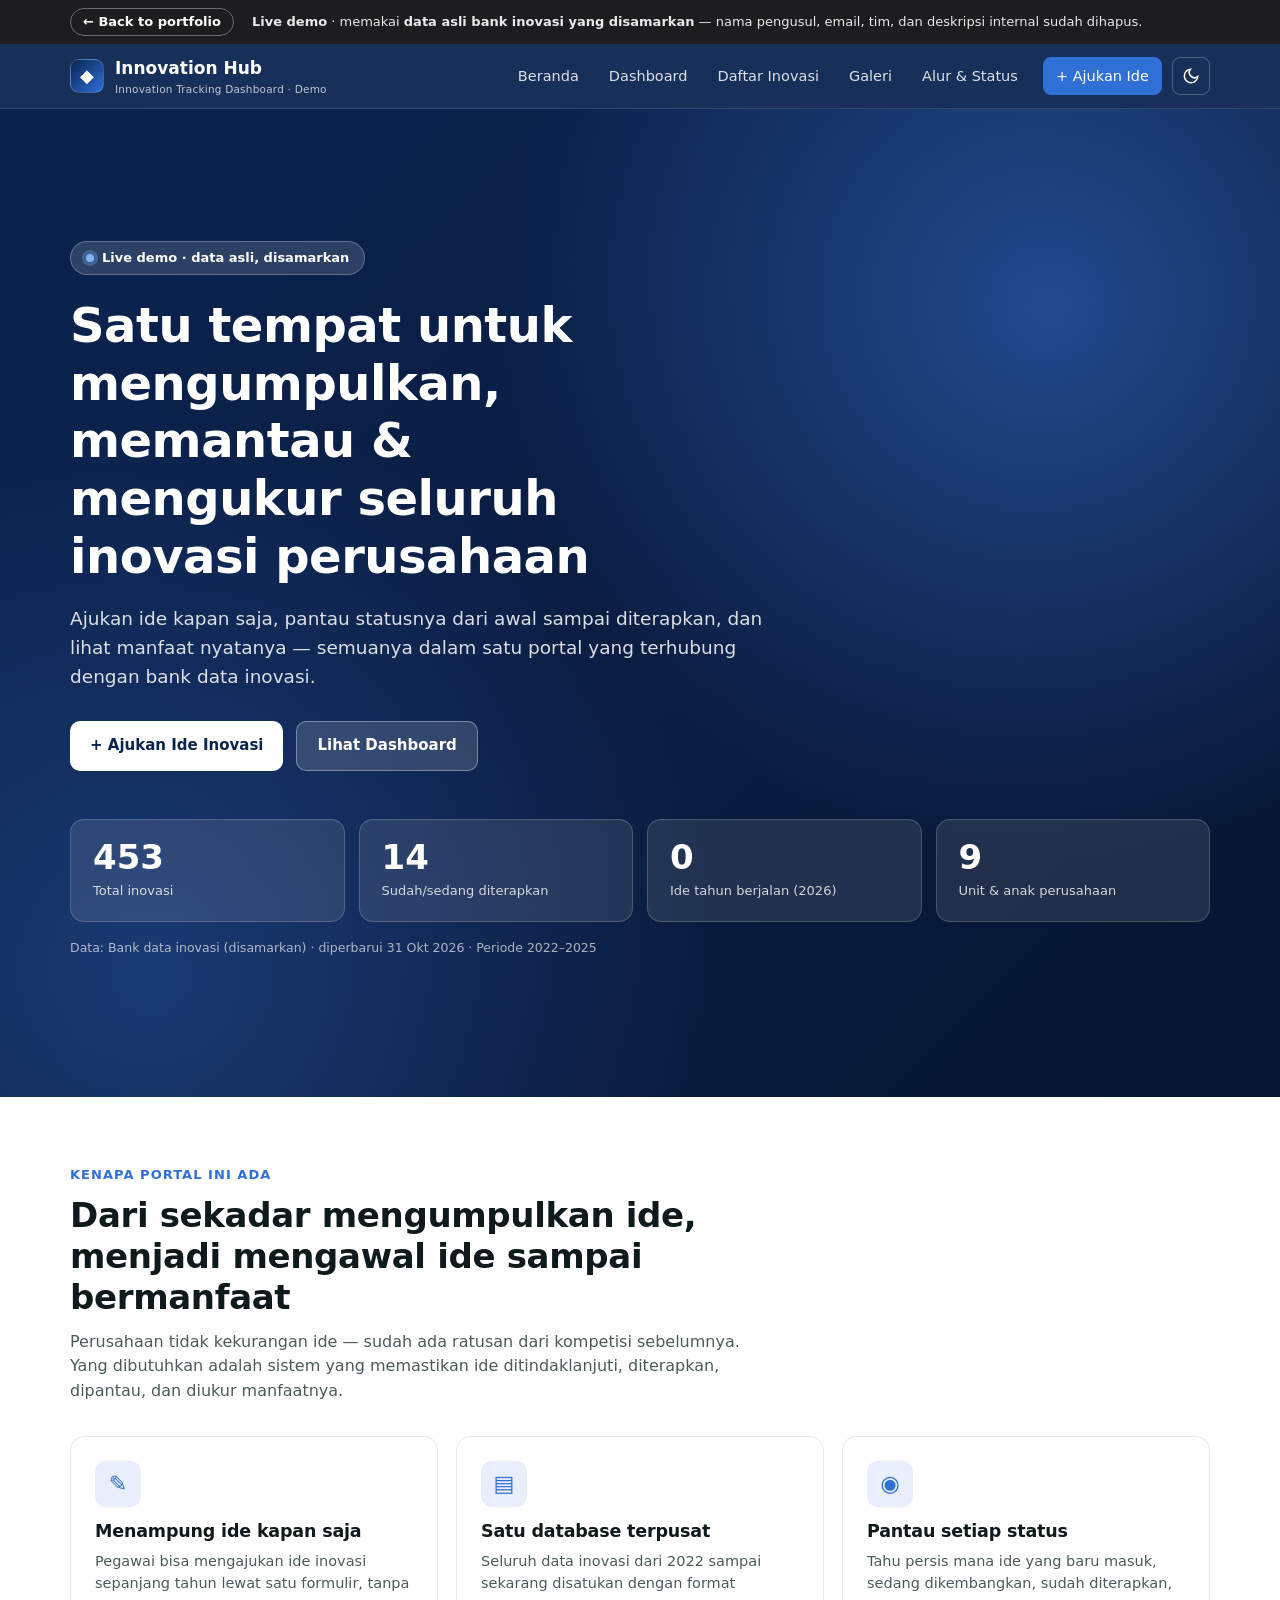
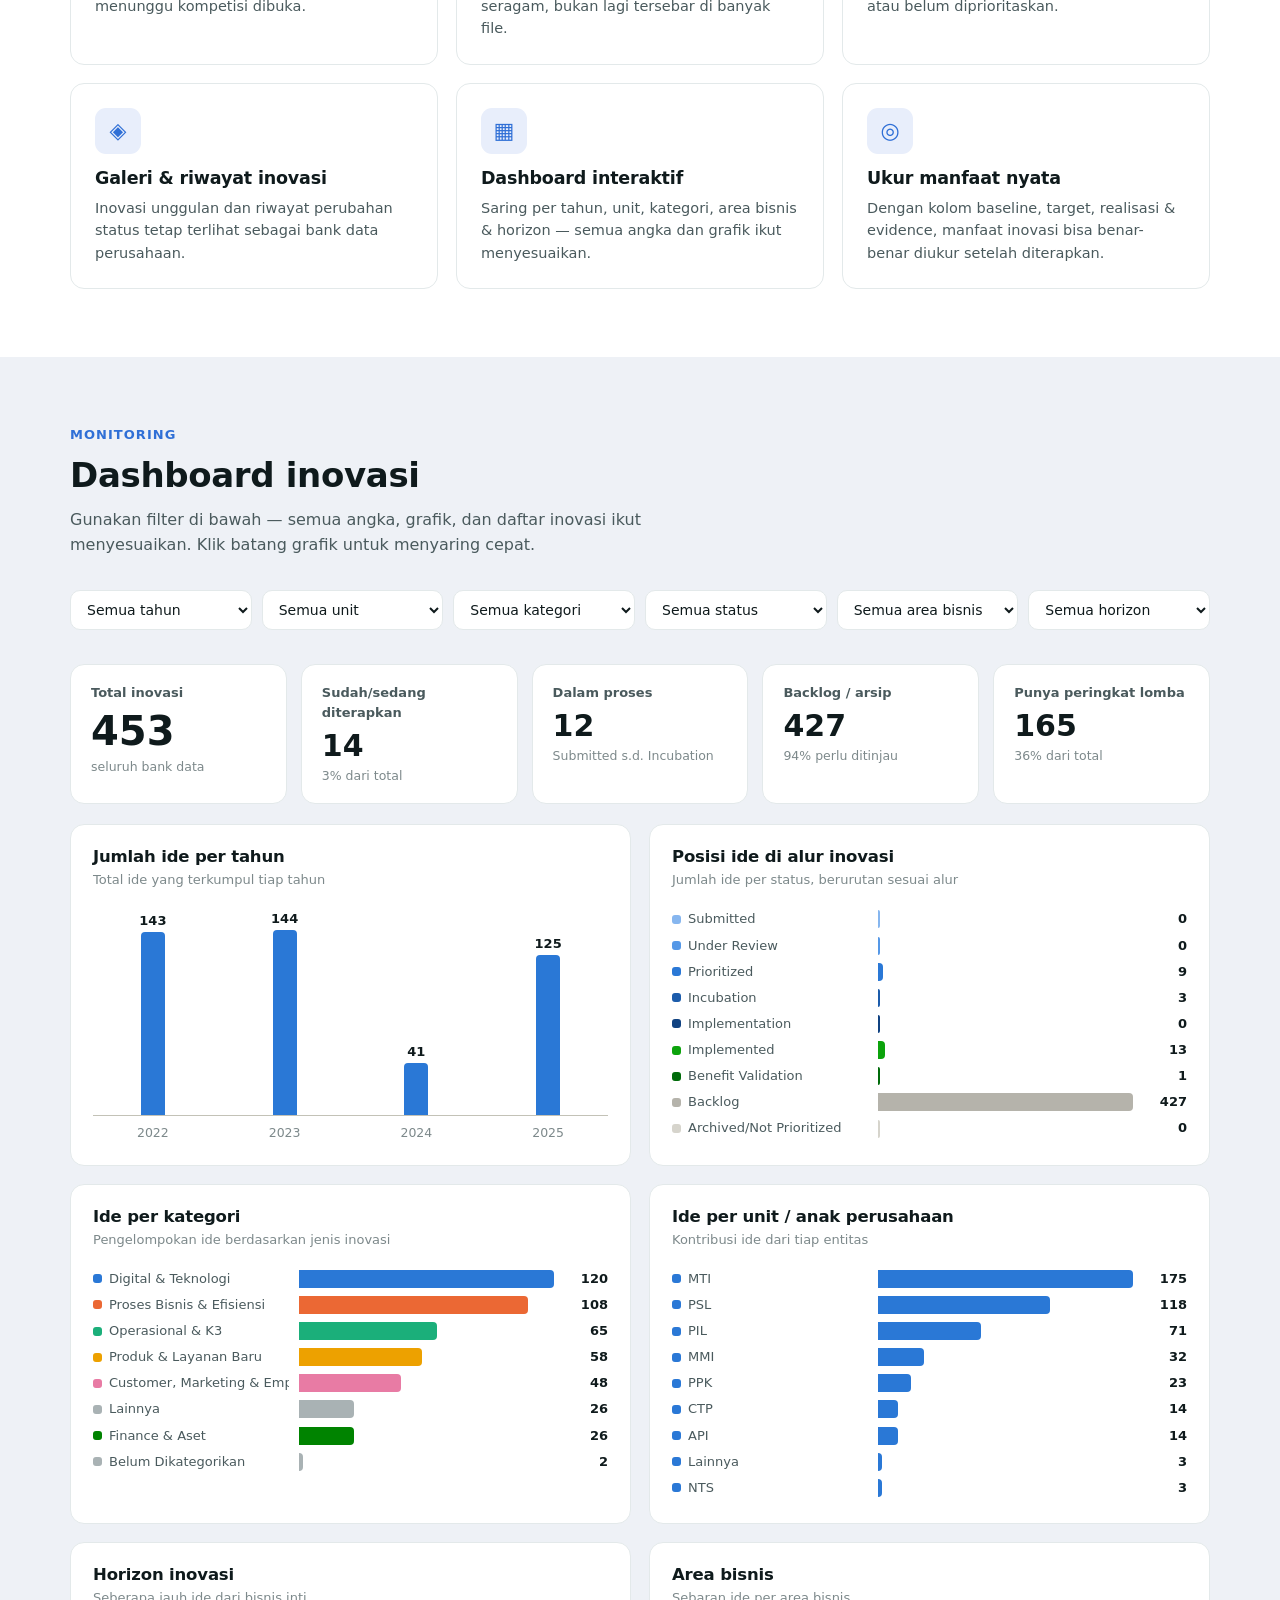
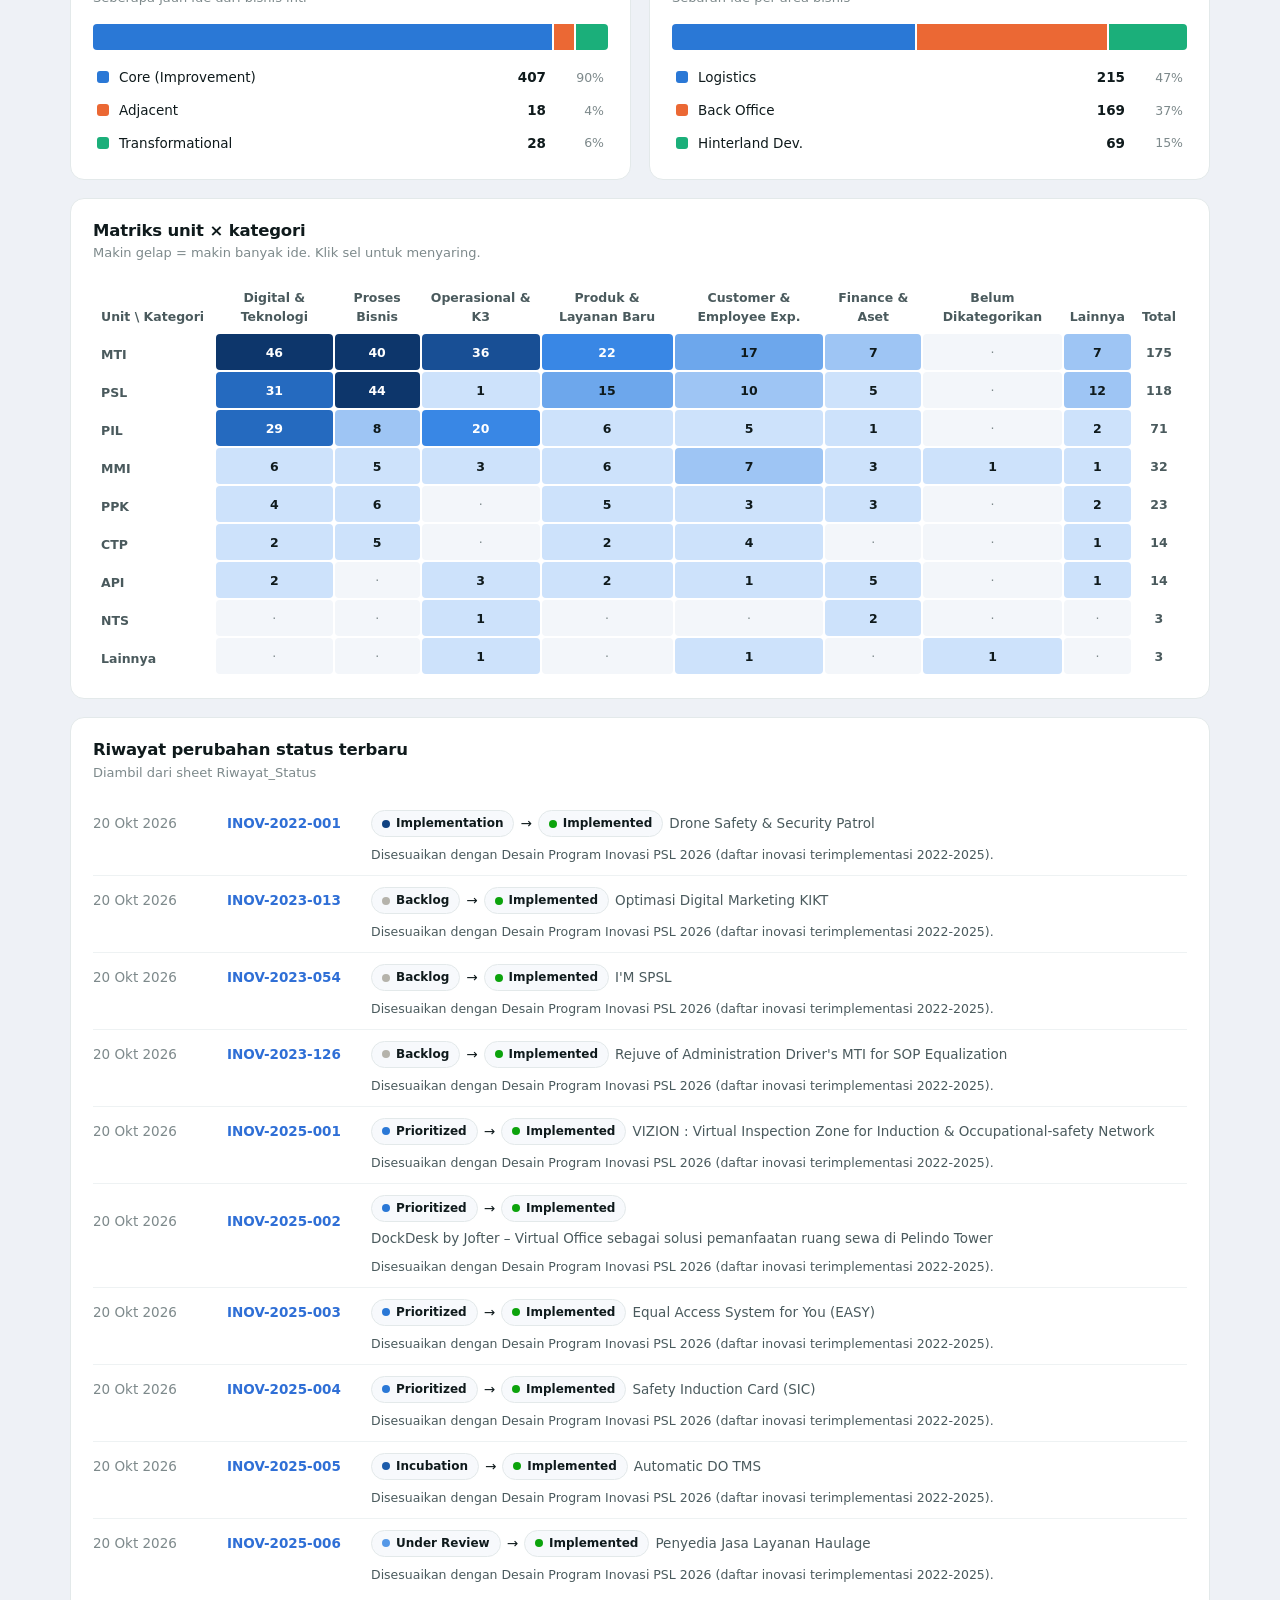
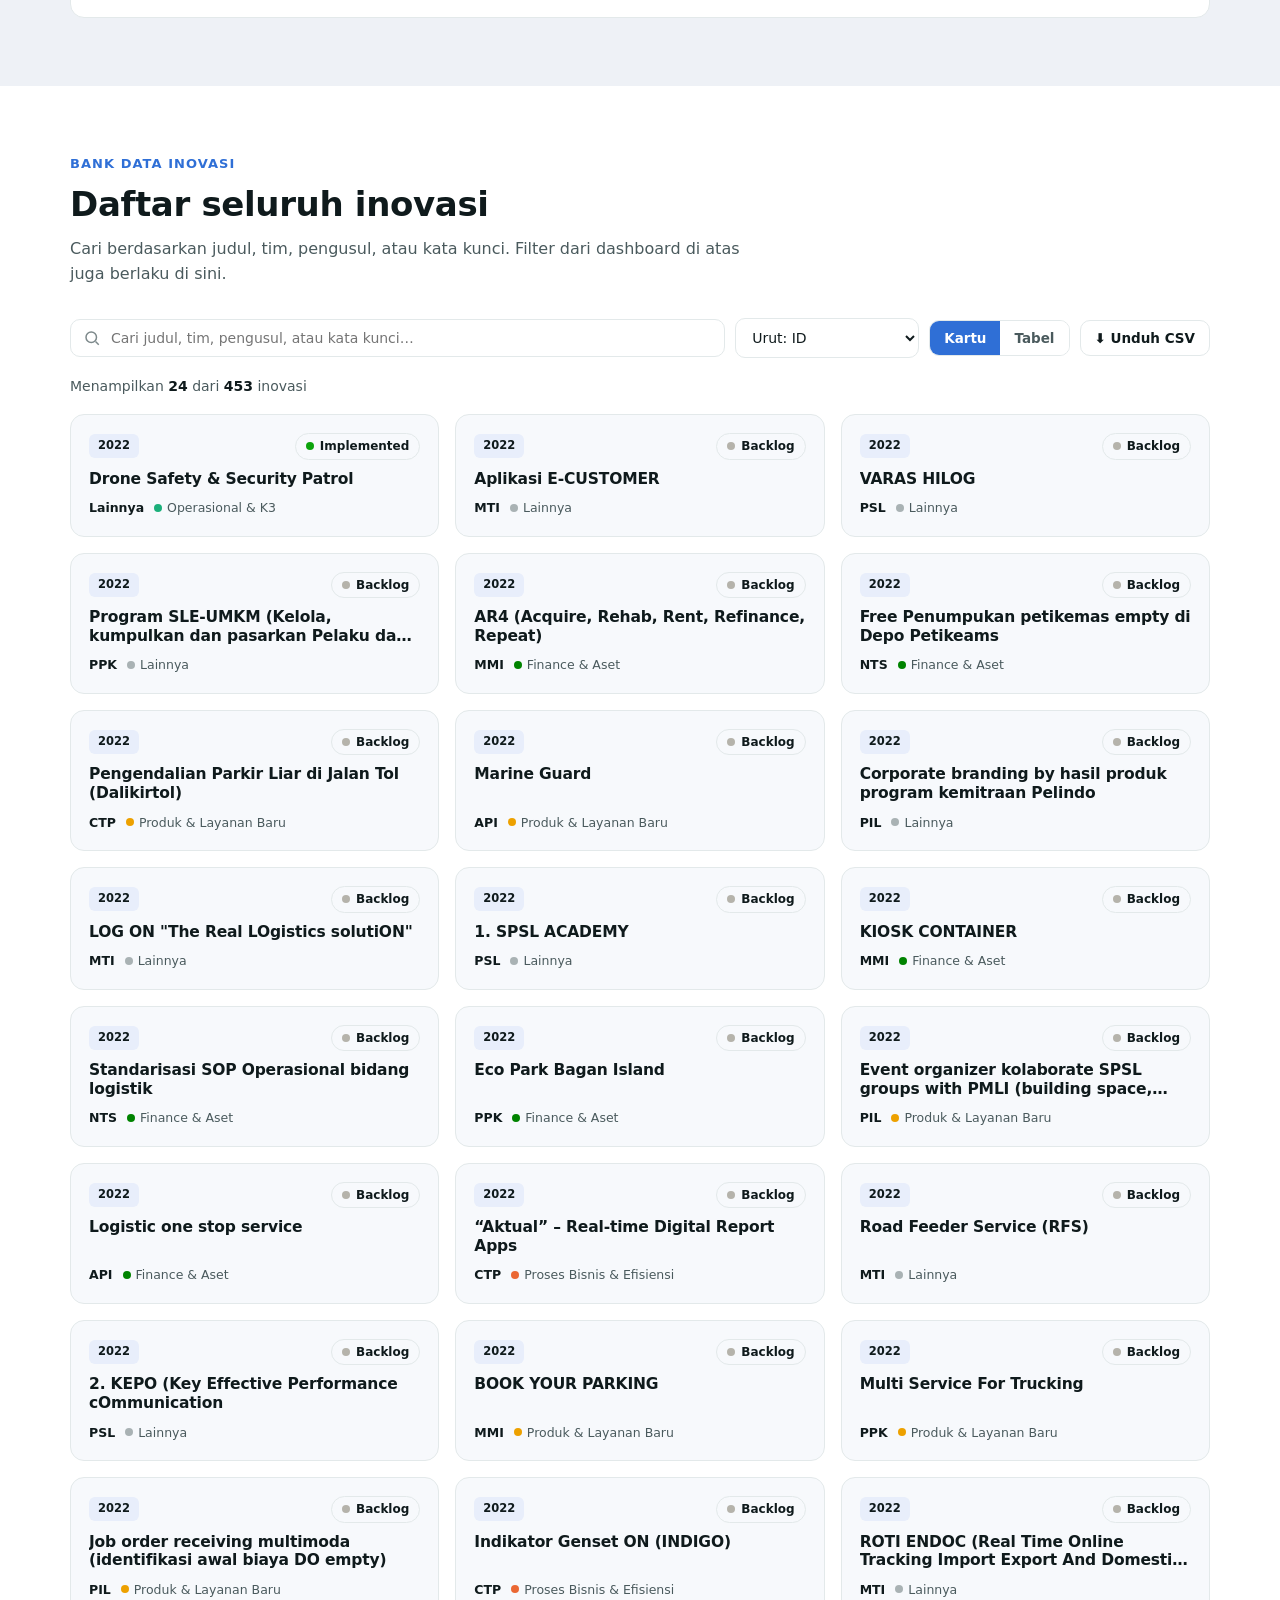
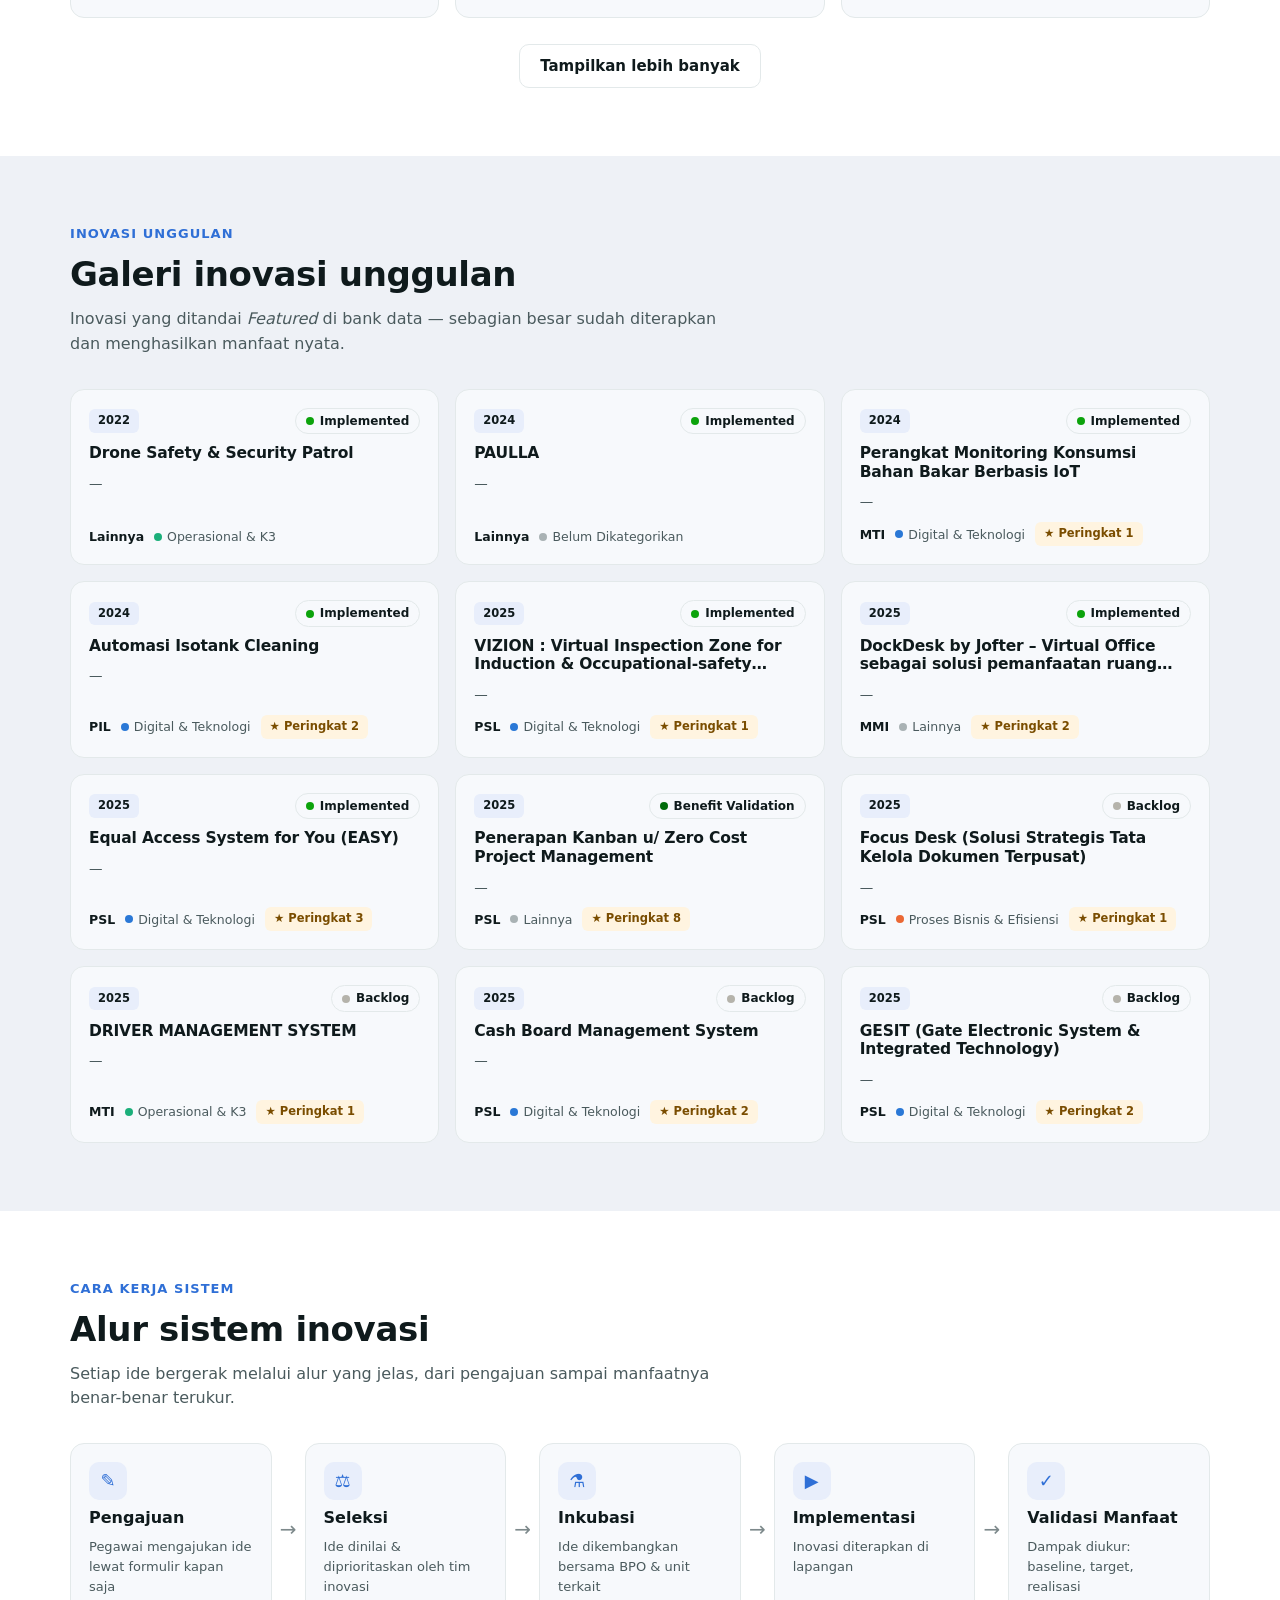
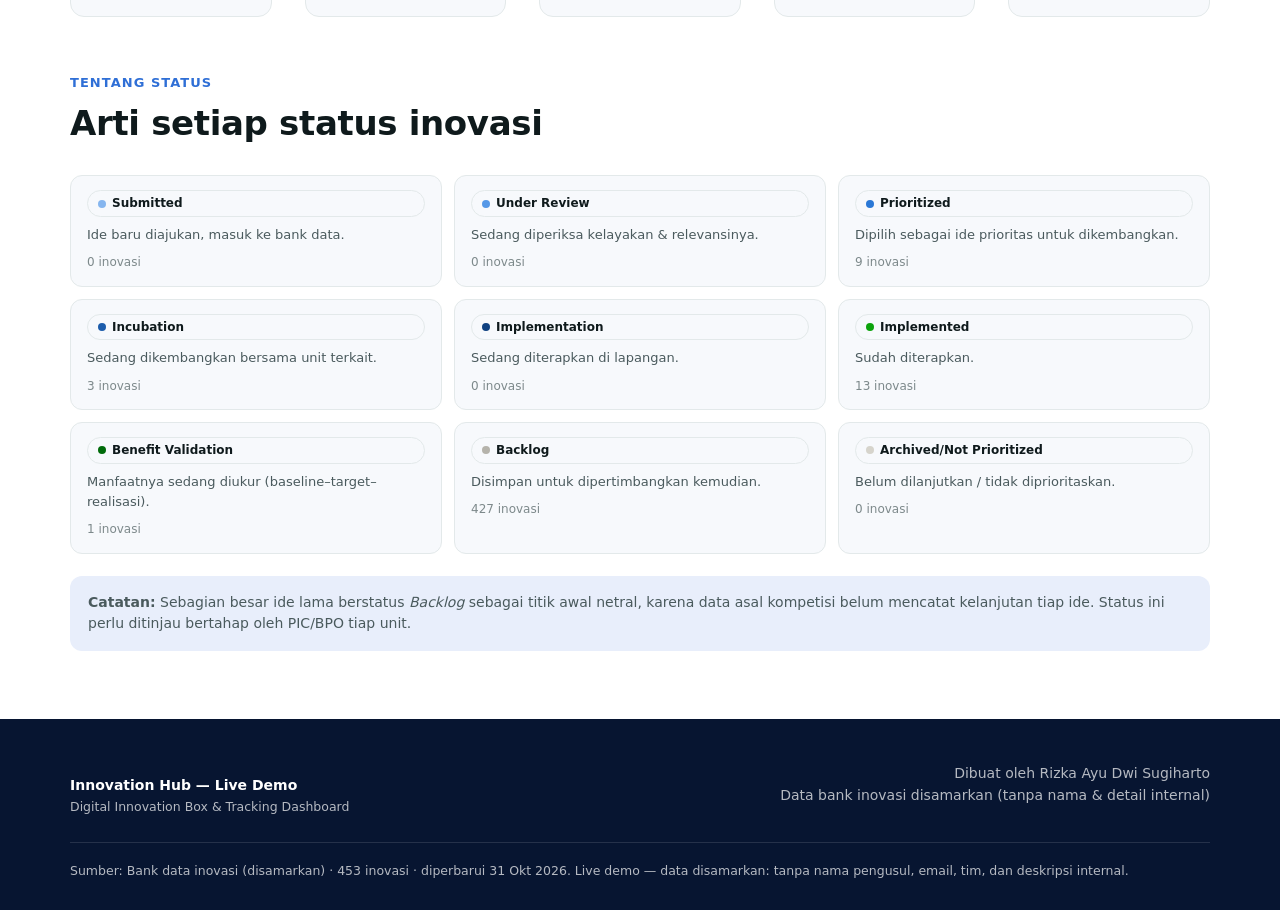
<file: projects/innovation-hub/index.html>
<!DOCTYPE html>
<html lang="id">
<head>
<meta charset="UTF-8">
<meta name="viewport" content="width=device-width, initial-scale=1.0">
<title>Innovation Hub — Live Demo · Rizka Ayu Dwi Sugiharto</title>
<meta name="robots" content="noindex">
<meta name="description" content="Live demo of an innovation tracking dashboard built by Rizka Ayu Dwi Sugiharto, running on anonymized innovation bank data.">
<link rel="stylesheet" href="assets/css/style.css">
<style>
.demo-bar{background:#1d1d1f;color:#e9e9ec;font-size:13px;position:relative;z-index:60}
.demo-in{display:flex;gap:10px 18px;align-items:center;flex-wrap:wrap;padding-top:8px;padding-bottom:8px}
.demo-bar a{color:#fff;font-weight:700;text-decoration:none;border:1px solid rgba(255,255,255,.35);border-radius:999px;padding:3px 12px;white-space:nowrap}
.demo-bar a:hover{background:#fff;color:#1d1d1f}
.foot-right a{color:inherit}
.embedded .demo-bar{display:none}
</style>
</head>
<body>


<!-- DEMO BAR -->
<div class="demo-bar"><div class="wrap demo-in"><a href="../../index.html#more-work">← Back to portfolio</a><span><b>Live demo</b> · memakai <b>data asli bank inovasi yang disamarkan</b> — nama pengusul, email, tim, dan deskripsi internal sudah dihapus.</span></div></div>

<!-- NAV -->
<header class="nav">
  <div class="wrap nav-in">
    <a href="#beranda" class="logo">
      <span class="logo-mark">◆</span>
      <span>Innovation Hub<small>Innovation Tracking Dashboard · Demo</small></span>
    </a>
    <nav class="nav-links" id="navlinks">
      <a href="#beranda">Beranda</a>
      <a href="#dashboard">Dashboard</a>
      <a href="#daftar">Daftar Inovasi</a>
      <a href="#galeri">Galeri</a>
      <a href="#alur">Alur &amp; Status</a>
      <a href="#" class="btn btn-primary nav-cta js-form-link" target="_blank" rel="noopener">+ Ajukan Ide</a>
    </nav>
    <button class="theme-btn" id="themeBtn" aria-label="Ganti tema terang/gelap" title="Ganti tema"><svg width="18" height="18" viewBox="0 0 24 24" fill="none" stroke="currentColor" stroke-width="2" aria-hidden="true"><path d="M21 12.8A9 9 0 1 1 11.2 3a7 7 0 0 0 9.8 9.8z"/></svg></button>
    <button class="burger" id="burger" aria-label="Menu">☰</button>
  </div>
</header>

<!-- HERO -->
<section class="hero" id="beranda">
  <div class="wrap hero-in">
    <span class="badge"><span class="dot"></span>Live demo · data asli, disamarkan</span>
    <!-- >> BOLEH DIEDIT: judul besar & kalimat pembuka << -->
    <h1>Satu tempat untuk mengumpulkan, memantau &amp; mengukur seluruh inovasi perusahaan</h1>
    <p class="sub">Ajukan ide kapan saja, pantau statusnya dari awal sampai diterapkan, dan lihat manfaat nyatanya — semuanya dalam satu portal yang terhubung dengan bank data inovasi.</p>
    <div class="hero-cta">
      <a href="#" class="btn btn-primary btn-light js-form-link" target="_blank" rel="noopener">+ Ajukan Ide Inovasi</a>
      <a href="#dashboard" class="btn btn-ghost">Lihat Dashboard</a>
    </div>
    <div class="hero-stats" id="heroStats"></div>
    <div class="data-stamp" id="dataStamp"></div>
  </div>
</section>

<!-- FUNGSI -->
<section class="alt">
  <div class="wrap">
    <div class="sec-head">
      <!-- >> BOLEH DIEDIT << -->
      <div class="eyebrow">Kenapa portal ini ada</div>
      <h2>Dari sekadar mengumpulkan ide, menjadi mengawal ide sampai bermanfaat</h2>
      <p>Perusahaan tidak kekurangan ide — sudah ada ratusan dari kompetisi sebelumnya. Yang dibutuhkan adalah sistem yang memastikan ide ditindaklanjuti, diterapkan, dipantau, dan diukur manfaatnya.</p>
    </div>
    <div class="fgrid">
      <div class="fcard"><div class="ic">✎</div><h3>Menampung ide kapan saja</h3><p>Pegawai bisa mengajukan ide inovasi sepanjang tahun lewat satu formulir, tanpa menunggu kompetisi dibuka.</p></div>
      <div class="fcard"><div class="ic">▤</div><h3>Satu database terpusat</h3><p>Seluruh data inovasi dari 2022 sampai sekarang disatukan dengan format seragam, bukan lagi tersebar di banyak file.</p></div>
      <div class="fcard"><div class="ic">◉</div><h3>Pantau setiap status</h3><p>Tahu persis mana ide yang baru masuk, sedang dikembangkan, sudah diterapkan, atau belum diprioritaskan.</p></div>
      <div class="fcard"><div class="ic">◈</div><h3>Galeri &amp; riwayat inovasi</h3><p>Inovasi unggulan dan riwayat perubahan status tetap terlihat sebagai bank data perusahaan.</p></div>
      <div class="fcard"><div class="ic">▦</div><h3>Dashboard interaktif</h3><p>Saring per tahun, unit, kategori, area bisnis &amp; horizon — semua angka dan grafik ikut menyesuaikan.</p></div>
      <div class="fcard"><div class="ic">◎</div><h3>Ukur manfaat nyata</h3><p>Dengan kolom baseline, target, realisasi &amp; evidence, manfaat inovasi bisa benar-benar diukur setelah diterapkan.</p></div>
    </div>
  </div>
</section>

<!-- DASHBOARD -->
<section id="dashboard">
  <div class="wrap">
    <div class="sec-head">
      <!-- >> BOLEH DIEDIT << -->
      <div class="eyebrow">Monitoring</div>
      <h2>Dashboard inovasi</h2>
      <p>Gunakan filter di bawah — semua angka, grafik, dan daftar inovasi ikut menyesuaikan. Klik batang grafik untuk menyaring cepat.</p>
    </div>

    <div class="filterbar" id="filterbar">
      <select data-f="tahun" aria-label="Filter tahun"><option value="">Semua tahun</option></select>
      <select data-f="unit" aria-label="Filter unit"><option value="">Semua unit</option></select>
      <select data-f="kategori" aria-label="Filter kategori"><option value="">Semua kategori</option></select>
      <select data-f="status" aria-label="Filter status"><option value="">Semua status</option></select>
      <select data-f="area" aria-label="Filter area bisnis"><option value="">Semua area bisnis</option></select>
      <select data-f="horizon" aria-label="Filter horizon"><option value="">Semua horizon</option></select>
      <button class="btn btn-outline btn-sm" id="resetBtn" type="button">Reset filter</button>
    </div>
    <div class="active-filters" id="activeFilters"></div>

    <div class="kpis" id="kpis"></div>

    <div class="dash-grid">
      <div class="panel"><h3>Jumlah ide per tahun</h3><div class="psub">Total ide yang terkumpul tiap tahun</div><div class="vbars" id="chartYear"></div></div>
      <div class="panel"><h3>Posisi ide di alur inovasi</h3><div class="psub">Jumlah ide per status, berurutan sesuai alur</div><div id="chartStatus"></div></div>
      <div class="panel"><h3>Ide per kategori</h3><div class="psub">Pengelompokan ide berdasarkan jenis inovasi</div><div id="chartKat"></div></div>
      <div class="panel"><h3>Ide per unit / anak perusahaan</h3><div class="psub">Kontribusi ide dari tiap entitas</div><div id="chartUnit"></div></div>
      <div class="panel"><h3>Horizon inovasi</h3><div class="psub">Seberapa jauh ide dari bisnis inti</div><div id="chartHorizon"></div></div>
      <div class="panel"><h3>Area bisnis</h3><div class="psub">Sebaran ide per area bisnis</div><div id="chartArea"></div></div>
      <div class="panel span2">
        <div class="panel-h">
          <div><h3>Matriks unit × kategori</h3><div class="psub">Makin gelap = makin banyak ide. Klik sel untuk menyaring.</div></div>
        </div>
        <div class="heat-wrap" id="chartHeat"></div>
      </div>
      <div class="panel span2">
        <h3>Riwayat perubahan status terbaru</h3><div class="psub">Diambil dari sheet Riwayat_Status</div>
        <div id="history"></div>
      </div>
    </div>
  </div>
</section>

<!-- DAFTAR -->
<section id="daftar" class="alt">
  <div class="wrap">
    <div class="sec-head">
      <!-- >> BOLEH DIEDIT << -->
      <div class="eyebrow">Bank data inovasi</div>
      <h2>Daftar seluruh inovasi</h2>
      <p>Cari berdasarkan judul, tim, pengusul, atau kata kunci. Filter dari dashboard di atas juga berlaku di sini.</p>
    </div>
    <div class="toolbar">
      <div class="search">
        <svg width="18" height="18" viewBox="0 0 24 24" fill="none" stroke="currentColor" stroke-width="2" aria-hidden="true"><circle cx="11" cy="11" r="7"/><path d="m21 21-4.3-4.3"/></svg>
        <input id="q" type="search" placeholder="Cari judul, tim, pengusul, atau kata kunci…">
      </div>
      <select id="sortBy" aria-label="Urutkan">
        <option value="id">Urut: ID</option>
        <option value="tahun-desc">Urut: Tahun terbaru</option>
        <option value="status">Urut: Status (alur)</option>
        <option value="rank">Urut: Peringkat</option>
        <option value="judul">Urut: Judul A–Z</option>
      </select>
      <div class="seg" role="group" aria-label="Tampilan">
        <button type="button" data-view="cards" class="on">Kartu</button>
        <button type="button" data-view="table">Tabel</button>
      </div>
      <button class="btn btn-outline btn-sm" id="csvBtn" type="button">⬇ Unduh CSV</button>
    </div>
    <div class="count-line" id="countLine"></div>
    <div class="cards" id="cards"></div>
    <div class="table-wrap" id="tableWrap" hidden></div>
    <div class="more-wrap"><button class="btn btn-outline" id="moreBtn" type="button">Tampilkan lebih banyak</button></div>
  </div>
</section>

<!-- GALERI -->
<section id="galeri">
  <div class="wrap">
    <div class="sec-head">
      <!-- >> BOLEH DIEDIT << -->
      <div class="eyebrow">Inovasi unggulan</div>
      <h2>Galeri inovasi unggulan</h2>
      <p>Inovasi yang ditandai <i>Featured</i> di bank data — sebagian besar sudah diterapkan dan menghasilkan manfaat nyata.</p>
    </div>
    <div class="cards" id="galeriCards"></div>
  </div>
</section>

<!-- ALUR + STATUS -->
<section id="alur" class="alt">
  <div class="wrap">
    <div class="sec-head">
      <!-- >> BOLEH DIEDIT << -->
      <div class="eyebrow">Cara kerja sistem</div>
      <h2>Alur sistem inovasi</h2>
      <p>Setiap ide bergerak melalui alur yang jelas, dari pengajuan sampai manfaatnya benar-benar terukur.</p>
    </div>
    <div class="flow">
      <div class="fstep"><div class="fic">✎</div><b>Pengajuan</b><span>Pegawai mengajukan ide lewat formulir kapan saja</span></div>
      <div class="farrow">→</div>
      <div class="fstep"><div class="fic">⚖</div><b>Seleksi</b><span>Ide dinilai &amp; diprioritaskan oleh tim inovasi</span></div>
      <div class="farrow">→</div>
      <div class="fstep"><div class="fic">⚗</div><b>Inkubasi</b><span>Ide dikembangkan bersama BPO &amp; unit terkait</span></div>
      <div class="farrow">→</div>
      <div class="fstep"><div class="fic">▶</div><b>Implementasi</b><span>Inovasi diterapkan di lapangan</span></div>
      <div class="farrow">→</div>
      <div class="fstep"><div class="fic">✓</div><b>Validasi Manfaat</b><span>Dampak diukur: baseline, target, realisasi</span></div>
    </div>

    <div class="sec-head" style="margin-top:56px">
      <div class="eyebrow">Tentang status</div>
      <h2>Arti setiap status inovasi</h2>
    </div>
    <div class="legend-grid" id="legend"></div>
    <div class="note"><b>Catatan:</b> Sebagian besar ide lama berstatus <i>Backlog</i> sebagai titik awal netral, karena data asal kompetisi belum mencatat kelanjutan tiap ide. Status ini perlu ditinjau bertahap oleh PIC/BPO tiap unit.</div>
  </div>
</section>

<!-- >> BOLEH DIEDIT: teks footer << -->
<footer>
  <div class="wrap">
    <div class="foot-in">
      <div>
        <div class="foot-title">Innovation Hub — Live Demo</div>
        <div class="foot-sub">Digital Innovation Box &amp; Tracking Dashboard</div>
      </div>
      <div class="foot-right">Dibuat oleh <a href="../../index.html">Rizka Ayu Dwi Sugiharto</a><br>Data bank inovasi disamarkan (tanpa nama &amp; detail internal)</div>
    </div>
    <div class="foot-note" id="footNote"></div>
  </div>
</footer>

<!-- MODAL -->
<div class="modal-bg" id="modalBg"><div class="modal" id="modal" role="dialog" aria-modal="true"></div></div>
<!-- TOOLTIP -->
<div class="tip" id="tip" role="tooltip"></div>

<script src="assets/js/config.js"></script>
<script src="data/data.js"></script>
<script src="assets/js/app.js"></script>
<script>
/* Embedded in the portfolio: filters and charts work in place; menu links open the full demo in a new tab */
(function () {
  if (window.self === window.top) return;
  document.documentElement.classList.add("embedded");
  // open on the section named in the link (e.g. #dashboard) once the data has rendered
  window.addEventListener("load", function () {
    var el = location.hash && document.getElementById(location.hash.slice(1));
    if (el) setTimeout(function () { el.scrollIntoView(); }, 400);
  });
  document.addEventListener("click", function (e) {
    var a = e.target.closest("#navlinks a, .logo, .hero-cta a");
    if (!a) return;
    e.preventDefault();
    e.stopImmediatePropagation();
    document.getElementById("navlinks").classList.remove("open");
    var href = a.getAttribute("href") || "";
    window.open(location.pathname + (href.charAt(0) === "#" && href.length > 1 ? href : "#beranda"), "_blank", "noopener");
  }, true);
})();
</script>
</body>
</html>
</file>
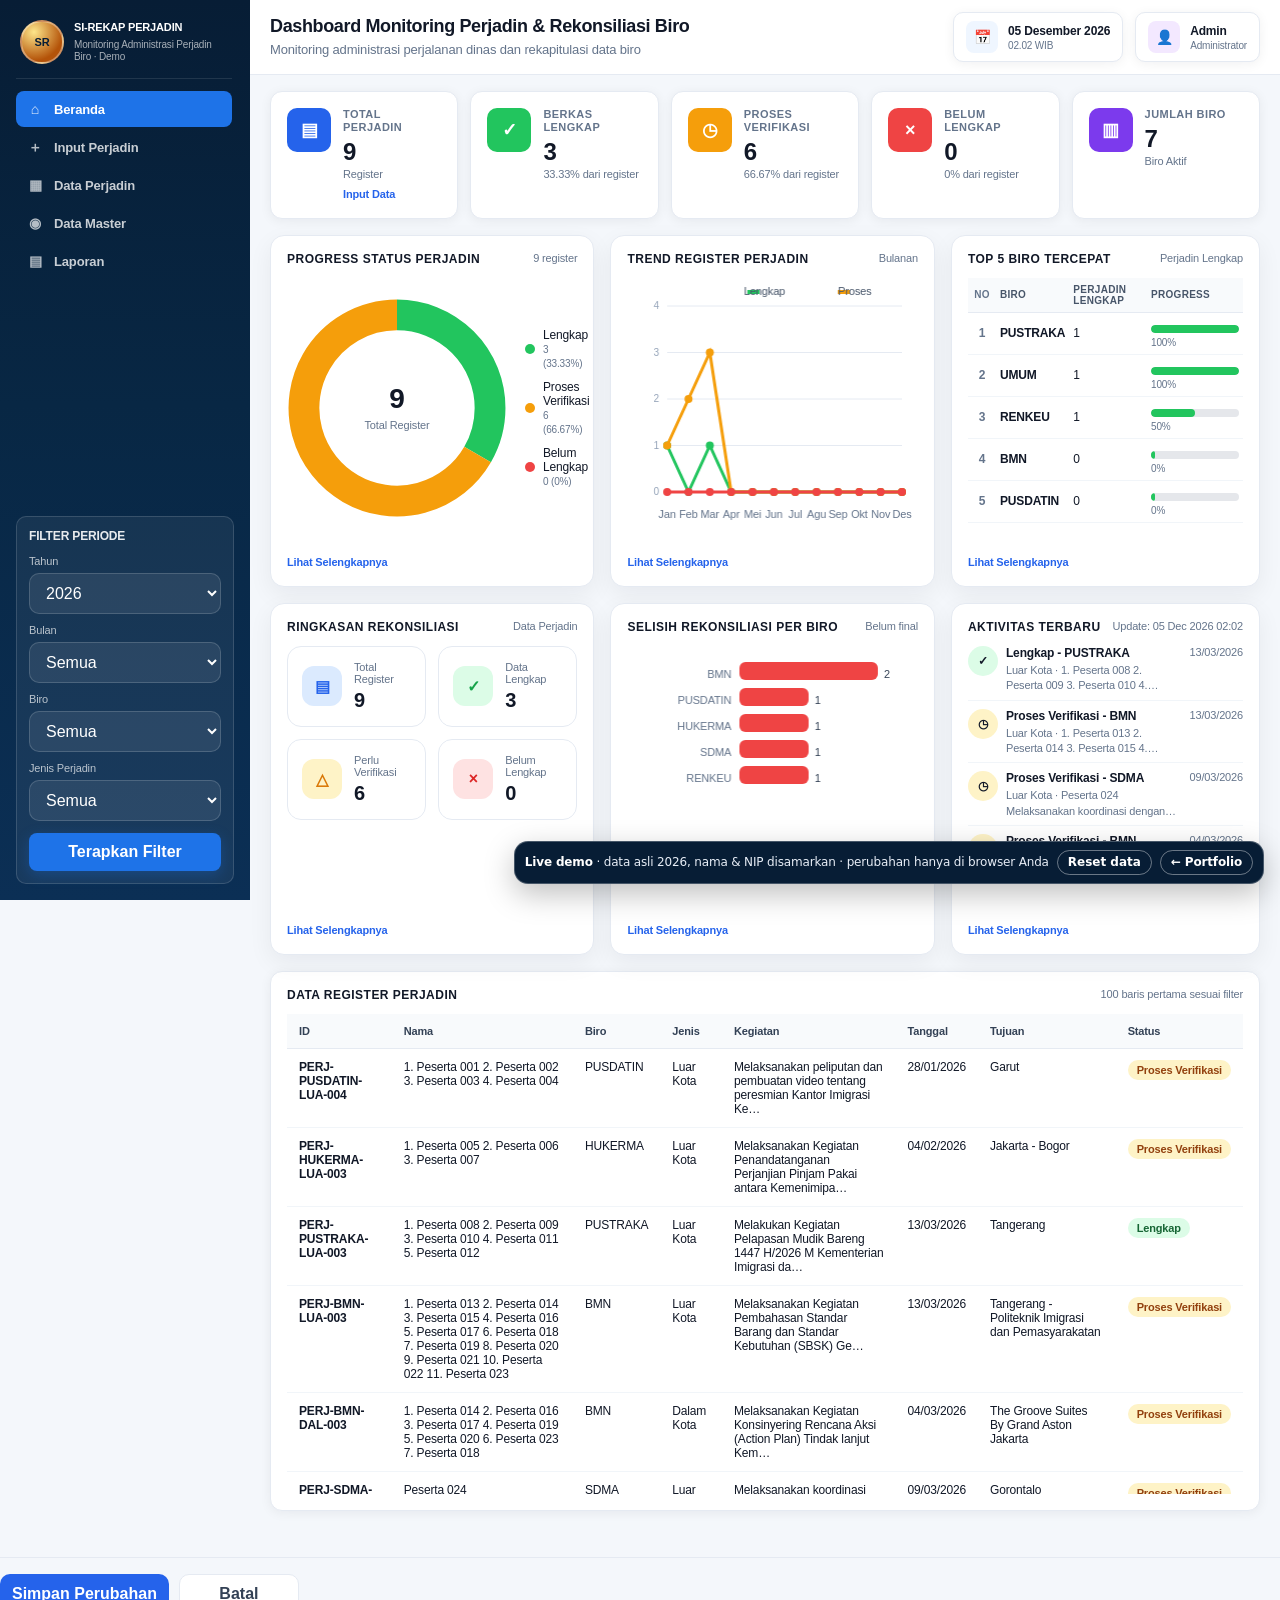
<file: projects/si-rekap-perjadin/index.html>
<!DOCTYPE html>
<html>
<head>
  <meta charset="UTF-8">
  <meta name="viewport" content="width=device-width, initial-scale=1">
  <title>SI-REKAP PERJADIN — Live Demo · Rizka Ayu Dwi Sugiharto</title>
  <meta name="robots" content="noindex">
  <style>
    .demo-pill{position:fixed;right:16px;bottom:16px;z-index:9999;display:flex;gap:8px;align-items:center;flex-wrap:wrap;
      max-width:calc(100vw - 32px);background:#071D35;color:#e8eef7;border:1px solid rgba(255,255,255,.25);border-radius:14px;
      padding:8px 10px;font:12px/1.4 system-ui,-apple-system,"Segoe UI",sans-serif;box-shadow:0 10px 30px rgba(0,0,0,.25)}
    .demo-pill b{color:#fff}
    .demo-pill a,.demo-pill button{width:auto;height:auto;margin:0;display:inline-block;line-height:1.4;box-shadow:none;color:#fff;background:transparent;border:1px solid rgba(255,255,255,.4);border-radius:999px;
      padding:3px 10px;font:inherit;font-weight:700;text-decoration:none;cursor:pointer}
    .demo-pill a:hover,.demo-pill button:hover{background:#fff;color:#071D35}
    .embedded .demo-pill .back{display:none}
    .demo-pill .short{display:none}
    @media (max-width:640px){.demo-pill{right:10px;bottom:10px;padding:6px 8px;font-size:11px}.demo-pill .long{display:none}.demo-pill .short{display:inline}}
  </style>
  <script>if (window.self !== window.top) document.documentElement.classList.add('embedded');</script>
  <script src="seed-data.js"></script>
  <script src="gas-shim.js"></script>
  <script src="server.js"></script>
  <style>
    :root {
      --navy: #071D35;
      --navy-2: #082744;
      --navy-3: #0B2F55;
      --blue: #2563EB;
      --blue-active: #1E73E8;
      --green: #22C55E;
      --amber: #F59E0B;
      --red: #EF4444;
      --purple: #7C3AED;
      --text: #111827;
      --muted: #64748B;
      --border: #E5EAF2;
      --bg: #F4F7FB;
      --card: #FFFFFF;
      --shadow: 0 2px 12px rgba(15, 23, 42, .06);
      --radius: 12px;
      --sidebar-w: 250px;
    }

    * { box-sizing: border-box; }

    html, body {
      margin: 0;
      min-height: 100%;
      overflow-x: hidden;
      font-family: -apple-system, BlinkMacSystemFont, "SF Pro Display", "SF Pro Text", "Segoe UI", Roboto, Helvetica, Arial, sans-serif;
      letter-spacing: -0.01em;
      -webkit-font-smoothing: antialiased;
      text-rendering: optimizeLegibility;
      background: var(--bg);
      color: var(--text);
      font-weight: 400;
    }

    button, input, select, textarea, table, .card, .sidebar, .topbar {
      font-family: inherit;
    }

    .app { min-height: 100vh; }

    .sidebar {
      position: fixed;
      left: 0;
      top: 0;
      width: var(--sidebar-w);
      height: 100vh;
      z-index: 40;
      background: linear-gradient(180deg, var(--navy) 0%, var(--navy-2) 45%, var(--navy-3) 100%);
      color: #fff;
      padding: 16px;
      overflow: hidden;
      display: flex;
      flex-direction: column;
    }

    .sidebar-inner {
      display: flex;
      flex-direction: column;
      height: 100%;
      min-height: 0;
    }

    .sidebar-scroll {
      flex: 1;
      min-height: 0;
      overflow-y: auto;
      overflow-x: hidden;
      padding-right: 2px;
    }

    .brand {
      display: flex;
      gap: 10px;
      align-items: center;
      padding: 4px 4px 14px;
      border-bottom: 1px solid rgba(255,255,255,.1);
      margin-bottom: 12px;
    }

    .brand-logo {
      width: 44px;
      height: 44px;
      border-radius: 50%;
      display: grid;
      place-items: center;
      background: radial-gradient(circle at 30% 25%, #FDE68A, #B45309 70%);
      color: #071D35;
      font-weight: 700;
      font-size: 11px;
      border: 2px solid rgba(255,255,255,.35);
      flex-shrink: 0;
      letter-spacing: -.02em;
    }

    .brand-title {
      font-size: 11px;
      line-height: 1.3;
      font-weight: 600;
    }

    .brand-subtitle {
      display: block;
      font-size: 10px;
      color: rgba(255,255,255,.65);
      margin-top: 4px;
      font-weight: 400;
      line-height: 1.25;
    }

    .menu { display: grid; gap: 2px; margin-bottom: 8px; }

    .menu a,
    .sidebar-menu-item {
      display: flex;
      align-items: center;
      gap: 10px;
      color: rgba(255,255,255,.78);
      text-decoration: none;
      padding: 9px 10px;
      border-radius: 8px;
      font-size: 13px;
      font-weight: 600;
      cursor: pointer;
      transition: background .15s ease, color .15s ease;
    }

    .menu-ico {
      width: 18px;
      height: 18px;
      display: grid;
      place-items: center;
      flex-shrink: 0;
      opacity: .9;
      font-size: 14px;
      line-height: 1;
    }

    .menu-label { flex: 1; min-width: 0; white-space: nowrap; overflow: hidden; text-overflow: ellipsis; }

    .menu a.active,
    .menu a:hover,
    .sidebar-menu-item.active,
    .sidebar-menu-item:hover {
      background: var(--blue-active);
      color: #fff;
    }

    .filter-card {
      margin-top: auto;
      padding: 12px;
      border: 1px solid rgba(255,255,255,.14);
      border-radius: 10px;
      background: rgba(255,255,255,.06);
      flex-shrink: 0;
    }

    .filter-card h4 {
      margin: 0 0 12px;
      font-size: 12px;
      color: rgba(255,255,255,.9);
      font-weight: 600;
    }

    .filter-card label {
      display: block;
      font-size: 11px;
      color: rgba(255,255,255,.7);
      margin: 10px 0 6px;
      font-weight: 400;
    }

    select, button {
      width: 100%;
      border: none;
      border-radius: 10px;
      padding: 10px 12px;
      font: inherit;
      font-weight: 500;
    }

    select {
      background: rgba(255,255,255,.08);
      color: white;
      border: 1px solid rgba(255,255,255,.16);
      outline: none;
    }

    select option { color: #111827; }

    .btn-primary {
      margin-top: 12px;
      background: var(--blue-active);
      color: white;
      font-weight: 600;
      cursor: pointer;
      border-radius: 8px;
      box-shadow: 0 4px 14px rgba(30,115,232,.28);
    }

    .btn-secondary {
      background: #fff;
      color: var(--text);
      border: 1px solid var(--border);
      padding: 9px 14px;
      border-radius: 10px;
      cursor: pointer;
      font-weight: 500;
      width: auto;
    }

    .btn-print {
      background: var(--blue);
      color: #fff;
      border: none;
      padding: 10px 18px;
      border-radius: 10px;
      cursor: pointer;
      font-weight: 600;
      width: auto;
    }

    .main {
      min-width: 0;
      margin-left: var(--sidebar-w);
      min-height: 100vh;
      background: var(--bg);
    }

    .topbar {
      min-height: 72px;
      display: flex;
      align-items: center;
      justify-content: space-between;
      gap: 16px;
      padding: 12px 20px;
      background: #fff;
      border-bottom: 1px solid var(--border);
      position: sticky;
      top: 0;
      z-index: 20;
    }

    .topbar-left {
      display: flex;
      align-items: center;
      gap: 12px;
      min-width: 0;
      flex: 1;
    }

    .hamburger {
      display: none;
      border: 1px solid var(--border);
      background: #fff;
      width: 38px;
      height: 38px;
      border-radius: 8px;
      place-items: center;
      cursor: pointer;
      color: var(--text);
      flex-shrink: 0;
      font-size: 18px;
    }

    .title { min-width: 0; }

    .title h1 {
      margin: 0;
      font-size: 20px;
      font-weight: 700;
      letter-spacing: -.02em;
      line-height: 1.25;
    }

    .title p {
      margin: 4px 0 0;
      color: var(--muted);
      font-size: 13px;
      font-weight: 400;
      line-height: 1.35;
    }

    .top-actions {
      display: flex;
      align-items: center;
      gap: 12px;
      flex-shrink: 0;
    }

    .date-pill, .user-pill {
      display: flex;
      align-items: center;
      gap: 10px;
      background: #fff;
      border: 1px solid var(--border);
      border-radius: 10px;
      padding: 8px 12px;
      box-shadow: var(--shadow);
      font-size: 12px;
    }

    .pill-ico {
      width: 32px;
      height: 32px;
      border-radius: 8px;
      display: grid;
      place-items: center;
      background: #EFF6FF;
      color: var(--blue);
      font-size: 14px;
      flex-shrink: 0;
    }

    .pill-ico.user { background: #F3E8FF; color: var(--purple); }

    .date-pill small, .user-pill small {
      display: block;
      color: var(--muted);
      margin-top: 2px;
      font-size: 10px;
    }

    .content {
      padding: 16px 20px 28px;
      max-width: 100%;
    }

    .page-section { display: none; }
    .page-section.active { display: block; }

    .kpi-grid {
      display: grid;
      grid-template-columns: repeat(5, minmax(0, 1fr));
      gap: 12px;
      margin-bottom: 16px;
    }

    .kpi-grid-4 {
      grid-template-columns: repeat(4, minmax(0, 1fr));
    }

    .card {
      background: var(--card);
      border: 1px solid var(--border);
      border-radius: var(--radius);
      box-shadow: var(--shadow);
    }

    .kpi-card {
      display: flex;
      gap: 12px;
      padding: 16px;
      min-height: 118px;
      align-items: flex-start;
    }

    .kpi-body { flex: 1; min-width: 0; }

    .kpi-icon {
      width: 44px;
      height: 44px;
      border-radius: 10px;
      display: grid;
      place-items: center;
      color: #fff;
      flex-shrink: 0;
      font-size: 18px;
      font-weight: 700;
    }

    .kpi-title {
      font-size: 11px;
      color: var(--muted);
      text-transform: uppercase;
      font-weight: 700;
      letter-spacing: .04em;
      line-height: 1.2;
    }

    .kpi-value {
      font-size: 28px;
      font-weight: 800;
      margin: 5px 0 2px;
      letter-spacing: -.03em;
      line-height: 1.1;
      color: var(--text);
    }

    .kpi-foot {
      font-size: 11px;
      color: var(--muted);
      font-weight: 400;
    }

    .link-small {
      display: inline-block;
      margin-top: 8px;
      color: var(--blue);
      font-size: 11px;
      font-weight: 600;
      text-decoration: none;
      cursor: pointer;
    }

    .link-small:hover { text-decoration: underline; }

    .dashboard-grid,
    .grid-3 {
      display: grid;
      grid-template-columns: 1.05fr 1.05fr 1fr;
      gap: 16px;
      margin-bottom: 16px;
      align-items: stretch;
    }

    .dashboard-grid .dash-card,
    .dashboard-grid .dashboard-card {
      min-width: 0;
    }

    @media (max-width: 1200px) {
      .dashboard-grid, .grid-3 {
        grid-template-columns: 1fr 1fr;
      }
    }

    @media (max-width: 768px) {
      .dashboard-grid, .grid-3 {
        grid-template-columns: 1fr;
      }
    }

    .grid-2 {
      display: grid;
      grid-template-columns: 1fr 1fr;
      gap: 16px;
      margin-bottom: 16px;
    }

    .dashboard-card,
    .dash-card,
    .section {
      padding: 16px;
      display: flex;
      flex-direction: column;
    }

    .dashboard-card,
    .dash-card {
      background: #fff;
      border: 1px solid #E5EAF2;
      border-radius: 14px;
      box-shadow: 0 8px 24px rgba(15, 23, 42, .06);
      overflow: hidden;
    }

    .dashboard-card.chart-card,
    .dash-card.chart-card {
      min-height: 340px;
    }


    .section.chart-card,
    .card.section.chart-card {
      min-height: 340px;
    }

    .section.list-card,
    .card.section.list-card {
      min-height: 340px;
      overflow: hidden;
    }

    .section.chart-card .card-chart-body,
    .card.section.chart-card .card-chart-body {
      flex: 1;
      min-height: 260px;
      display: flex;
      flex-direction: column;
      min-width: 0;
    }

    .dash-card.list-card,
    .dashboard-card.list-card {
      min-height: 0;
      overflow: hidden;
    }

    .dashboard-card .card-body,
    .dashboard-card .card-chart-body,
    .dash-card.chart-card .card-chart-body {
      flex: 1;
      min-height: 260px;
      display: flex;
      flex-direction: column;
      min-width: 0;
    }

    .dash-card.chart-card .chart-wrap,
    .dashboard-card.chart-card .chart-wrap {
      flex: 0 0 auto;
    }

    .dash-card .card-body,
    .section .card-body {
      flex: 1;
      min-height: 0;
      display: flex;
      flex-direction: column;
    }

    .section-title {
      display: flex;
      align-items: flex-start;
      justify-content: space-between;
      gap: 10px;
      margin-bottom: 12px;
      flex-wrap: wrap;
      flex-shrink: 0;
    }

    .section-title h3 {
      margin: 0;
      font-size: 12px;
      font-weight: 700;
      text-transform: uppercase;
      letter-spacing: .04em;
      color: var(--text);
    }

    .section-title span {
      font-size: 11px;
      color: var(--muted);
      font-weight: 400;
    }

    .card-footer-link {
      margin-top: auto;
      padding-top: 10px;
      flex-shrink: 0;
    }

    .chart-wrap {
      position: relative;
      width: 100%;
      height: 240px;
      min-height: 240px;
    }

    .chart-wrap.donut-wrap {
      height: 250px;
      min-height: 250px;
      display: flex;
      align-items: center;
      justify-content: center;
      position: relative;
      flex-shrink: 0;
    }

    .chart-wrap.trend-wrap,
    .trend-wrap {
      height: 250px;
      min-height: 250px;
    }

    .chart-wrap.bar-wrap,
    .bar-wrap {
      height: 260px;
      min-height: 260px;
    }

    .chart-wrap canvas {
      display: block;
      width: 100% !important;
      height: 100% !important;
    }

    .chart-wrap.donut-wrap canvas {
      aspect-ratio: 1;
      object-fit: contain;
    }

    .progress-chart-layout {
      display: grid;
      grid-template-columns: 220px 1fr;
      align-items: center;
      gap: 18px;
      min-height: 250px;
      flex: 1;
      min-width: 0;
    }

    .progress-chart-layout .chart-wrap.donut-wrap {
      width: 220px;
      height: 220px;
      min-width: 220px;
      min-height: 220px;
      max-width: 220px;
      max-height: 220px;
      margin: 0;
    }

    .donut-center {
      position: absolute;
      inset: 0;
      display: flex;
      flex-direction: column;
      align-items: center;
      justify-content: center;
      pointer-events: none;
      text-align: center;
    }

    .donut-center strong {
      font-size: 28px;
      font-weight: 800;
      color: #111827;
      line-height: 1.1;
    }

    .donut-center span {
      font-size: 11px;
      color: #64748B;
      margin-top: 4px;
    }

    .chart-legend,
    .legend {
      display: grid;
      gap: 10px;
      font-size: 12px;
      align-content: center;
    }

    @media (max-width: 900px) {
      .progress-chart-layout {
        grid-template-columns: 1fr;
      }

      .progress-chart-layout .chart-wrap.donut-wrap {
        margin: 0 auto;
      }
    }

    .legend-item {
      display: grid;
      grid-template-columns: 10px 1fr auto;
      gap: 8px;
      align-items: center;
    }

    .dot { width: 10px; height: 10px; border-radius: 50%; }

    .mini-grid {
      display: grid;
      grid-template-columns: repeat(2, minmax(0,1fr));
      gap: 12px;
    }

    .mini-card {
      border: 1px solid var(--border);
      border-radius: 14px;
      padding: 14px;
      display: flex;
      gap: 12px;
      align-items: center;
      background: #fff;
    }

    .mini-card .mini-icon {
      width: 40px; height: 40px; border-radius: 12px;
      display: grid; place-items: center;
      font-weight: 600;
      flex-shrink: 0;
    }

    .mini-label { font-size: 11px; color: var(--muted); font-weight: 500; }
    .mini-value { font-size: 20px; font-weight: 700; margin-top: 4px; }

    .rank-list, .activity-list {
      display: grid;
      gap: 8px;
      overflow: hidden;
    }

    .dash-card.list-card .rank-list,
    .dash-card.list-card .activity-list,
    .dash-card.list-card .top-biro-wrap,
    .dashboard-card.list-card .rank-list,
    .dashboard-card.list-card .activity-list,
    .dashboard-card.list-card .top-biro-wrap {
      flex: 0 0 auto;
      overflow: hidden;
      max-height: none;
    }

    .top-biro-wrap {
      overflow: hidden;
    }

    .dash-card.list-card .top-biro-table th,
    .dash-card.list-card .top-biro-table td {
      padding: 6px 4px;
    }

    .dash-card.list-card .activity-item {
      padding-bottom: 6px;
    }

    .dash-card.list-card .activity-sub {
      display: -webkit-box;
      -webkit-line-clamp: 2;
      -webkit-box-orient: vertical;
      overflow: hidden;
    }

    .top-biro-table {
      width: 100%;
      min-width: 0;
      font-size: 12px;
      border-collapse: collapse;
    }

    .top-biro-table th {
      position: static;
      background: #F8FAFC;
      padding: 8px 6px;
      font-size: 10px;
      text-transform: uppercase;
      letter-spacing: .03em;
      font-weight: 700;
      color: #475569;
      border-bottom: 1px solid var(--border);
    }

    .top-biro-table td {
      padding: 8px 6px;
      border-bottom: 1px solid #F1F5F9;
      vertical-align: middle;
    }

    .top-biro-table .col-no { width: 28px; text-align: center; color: var(--muted); font-weight: 600; }
    .top-biro-table .col-progress { width: 96px; }
    .top-biro-table .col-progress small { display: block; margin-top: 4px; font-size: 10px; }

    .sidebar-inner { display: flex; flex-direction: column; height: 100%; min-height: 0; }

    .rank-row {
      display: grid;
      grid-template-columns: 26px 1fr 50px;
      align-items: center;
      gap: 10px;
      font-size: 12px;
    }

    .rank-no {
      width: 22px; height: 22px; border-radius: 6px;
      display: grid; place-items: center;
      background: #F1F5F9; color: #475569; font-weight: 600;
      font-size: 11px;
    }

    .empty-state {
      color: var(--muted);
      font-size: 12px;
      padding: 24px 8px;
      text-align: center;
    }

    .progress {
      height: 8px;
      border-radius: 999px;
      overflow: hidden;
      background: #E5E7EB;
      margin-top: 6px;
    }

    .progress b {
      display: block;
      height: 100%;
      background: var(--green);
      border-radius: 999px;
    }

    .activity-item {
      display: grid;
      grid-template-columns: 30px 1fr auto;
      gap: 8px;
      align-items: flex-start;
      font-size: 12px;
      padding-bottom: 8px;
      border-bottom: 1px solid #F1F5F9;
    }

    .activity-item:last-child { border-bottom: none; }

    .status-icon {
      width: 30px; height: 30px; border-radius: 50%;
      display: grid; place-items: center;
      font-weight: 600;
    }

    .activity-title { font-weight: 600; margin-bottom: 3px; }
    .activity-sub { color: var(--muted); font-size: 11px; line-height: 1.4; }
    .activity-date { color: var(--muted); font-size: 11px; white-space: nowrap; }

    .table-card {
      overflow: hidden;
      min-height: auto;
      max-height: none;
    }

    .table-scroll {
      overflow-x: auto;
      overflow-y: auto;
      max-height: 480px;
      -webkit-overflow-scrolling: touch;
    }

    table {
      width: 100%;
      border-collapse: separate;
      border-spacing: 0;
      font-size: 12px;
      min-width: 680px;
    }

    table.compact { min-width: 600px; }

    th {
      position: sticky;
      top: 0;
      background: #F8FAFC;
      text-align: left;
      color: #334155;
      font-size: 11px;
      font-weight: 600;
      border-bottom: 1px solid var(--border);
      padding: 11px 12px;
      z-index: 2;
    }

    td {
      padding: 11px 12px;
      border-bottom: 1px solid #F1F5F9;
      vertical-align: top;
      font-weight: 400;
    }

    .badge {
      display: inline-flex;
      align-items: center;
      border-radius: 999px;
      padding: 4px 9px;
      font-weight: 600;
      font-size: 11px;
      white-space: nowrap;
    }

    .badge.green { color: #166534; background: #DCFCE7; }
    .badge.amber { color: #92400E; background: #FEF3C7; }
    .badge.red { color: #991B1B; background: #FEE2E2; }

    .toolbar {
      display: flex;
      flex-wrap: wrap;
      gap: 10px;
      align-items: center;
      margin-bottom: 14px;
    }

    .toolbar input,
    .toolbar select {
      width: auto;
      min-width: 140px;
      background: #fff;
      color: var(--text);
      border: 1px solid var(--border);
      padding: 9px 12px;
      border-radius: 10px;
      font-size: 12px;
    }

    .toolbar input { flex: 1; min-width: 180px; }

    .form-card {
      background: #fff;
      border: 1px solid var(--border);
      border-radius: 14px;
      padding: 20px;
      box-shadow: var(--shadow);
    }

    .form-grid {
      display: grid;
      grid-template-columns: 1fr 1fr;
      gap: 14px 16px;
    }

    .form-field { display: flex; flex-direction: column; gap: 6px; min-width: 0; }
    .form-field.full { grid-column: 1 / -1; }

    .form-field label {
      font-size: 11px;
      font-weight: 600;
      color: #475569;
      text-transform: uppercase;
      letter-spacing: .03em;
    }

    .form-field label .req { color: #EF4444; }

    .form-card input,
    .form-card select,
    .form-card textarea,
    .modal-box input,
    .modal-box select,
    .modal-box textarea {
      width: 100%;
      background: #fff;
      color: var(--text);
      border: 1px solid var(--border);
      border-radius: 10px;
      padding: 10px 12px;
      font-size: 13px;
      outline: none;
    }

    .form-card input:focus,
    .form-card select:focus,
    .form-card textarea:focus,
    .modal-box input:focus,
    .modal-box select:focus,
    .modal-box textarea:focus {
      border-color: #93C5FD;
      box-shadow: 0 0 0 3px rgba(37, 99, 235, .12);
    }

    .form-card input[readonly] { background: #F8FAFC; color: #64748B; }
    .form-card textarea { min-height: 96px; resize: vertical; }

    .form-actions {
      display: flex;
      flex-wrap: wrap;
      gap: 10px;
      margin-top: 18px;
      padding-top: 16px;
      border-top: 1px solid var(--border);
    }

    .form-actions button { width: auto; min-width: 120px; cursor: pointer; font-weight: 600; }
    .btn-save { background: var(--blue); color: #fff; }
    .btn-save:disabled { opacity: .6; cursor: not-allowed; }
    .btn-reset { background: #E2E8F0; color: #334155; }
    .btn-cancel { background: #fff; color: #334155; border: 1px solid var(--border); }

    .btn-row { display: flex; gap: 6px; flex-wrap: wrap; }
    .btn-icon {
      width: auto;
      padding: 6px 10px;
      font-size: 11px;
      border-radius: 8px;
      border: 1px solid var(--border);
      background: #fff;
      cursor: pointer;
      font-weight: 600;
    }

    .btn-icon.edit { color: #2563EB; border-color: #BFDBFE; background: #EFF6FF; }
    .btn-icon.del { color: #DC2626; border-color: #FECACA; background: #FEF2F2; }

    .master-tabs { display: flex; flex-wrap: wrap; gap: 8px; margin-bottom: 14px; }
    .master-tab {
      width: auto;
      padding: 8px 14px;
      border-radius: 999px;
      border: 1px solid var(--border);
      background: #fff;
      font-size: 12px;
      font-weight: 600;
      cursor: pointer;
      color: #475569;
    }

    .master-tab.active { background: #EFF6FF; border-color: #93C5FD; color: #1D4ED8; }
    .master-add { display: flex; gap: 8px; margin-top: 12px; }
    .master-add input { flex: 1; background: #fff; color: var(--text); border: 1px solid var(--border); border-radius: 10px; padding: 9px 12px; }
    .master-add button { width: auto; padding: 9px 14px; background: var(--blue); color: #fff; border-radius: 10px; cursor: pointer; font-weight: 600; }

    .modal-overlay {
      position: fixed;
      inset: 0;
      background: rgba(15, 23, 42, .45);
      z-index: 100;
      display: none;
      align-items: center;
      justify-content: center;
      padding: 16px;
    }

    .modal-overlay.show { display: flex; }

    .modal-box {
      background: #fff;
      border-radius: 16px;
      width: min(720px, 100%);
      max-height: 90vh;
      overflow: auto;
      padding: 20px;
      box-shadow: 0 24px 48px rgba(15, 23, 42, .2);
    }

    .modal-box h3 { margin: 0 0 14px; font-size: 16px; font-weight: 700; }

    .swal-overlay {
      position: fixed;
      inset: 0;
      background: rgba(15, 23, 42, .4);
      z-index: 200;
      display: none;
      align-items: center;
      justify-content: center;
      padding: 20px;
    }

    .swal-overlay.show { display: flex; }

    .swal-box {
      background: #fff;
      border-radius: 16px;
      padding: 28px 24px 20px;
      width: min(360px, 100%);
      text-align: center;
      box-shadow: 0 20px 40px rgba(15, 23, 42, .18);
    }

    .swal-box .swal-icon {
      width: 52px;
      height: 52px;
      border-radius: 50%;
      margin: 0 auto 14px;
      display: grid;
      place-items: center;
      font-size: 24px;
      font-weight: 700;
    }

    .swal-box.loading .swal-icon { border: 3px solid #E5E7EB; border-top-color: var(--blue); animation: spin .8s linear infinite; font-size: 0; }
    .swal-box.success .swal-icon { background: #DCFCE7; color: #16A34A; }
    .swal-box.warning .swal-icon { background: #FEF3C7; color: #D97706; }
    .swal-box.error .swal-icon { background: #FEE2E2; color: #DC2626; }

    .swal-box h4 { margin: 0 0 8px; font-size: 17px; font-weight: 700; }
    .swal-box p { margin: 0 0 18px; color: var(--muted); font-size: 13px; line-height: 1.5; }

    .swal-box button {
      width: auto;
      min-width: 100px;
      padding: 10px 20px;
      border-radius: 10px;
      background: var(--blue);
      color: #fff;
      font-weight: 600;
      cursor: pointer;
      border: none;
    }

    @media (max-width: 768px) {
      .form-grid { grid-template-columns: 1fr; }
    }

    .pagination {
      display: flex;
      align-items: center;
      justify-content: space-between;
      gap: 12px;
      margin-top: 14px;
      flex-wrap: wrap;
      font-size: 12px;
      color: var(--muted);
    }

    .pagination-btns { display: flex; gap: 8px; }

    .pagination-btns button {
      width: auto;
      padding: 8px 14px;
      background: #fff;
      border: 1px solid var(--border);
      border-radius: 10px;
      cursor: pointer;
      font-weight: 500;
    }

    .pagination-btns button:disabled {
      opacity: .45;
      cursor: not-allowed;
    }

    .rek-card-grid {
      display: grid;
      grid-template-columns: repeat(4, minmax(0, 1fr));
      gap: 12px;
      margin-bottom: 16px;
    }

    .rek-card {
      padding: 16px;
      text-align: center;
    }

    .rek-card .val {
      font-size: 24px;
      font-weight: 700;
      margin: 6px 0;
    }

    .rek-card .lbl {
      font-size: 11px;
      color: var(--muted);
      font-weight: 500;
    }

    .guide-block {
      padding: 18px 20px;
      margin-bottom: 14px;
    }

    .guide-block h4 {
      margin: 0 0 8px;
      font-size: 15px;
      font-weight: 600;
    }

    .guide-block p, .guide-block li {
      margin: 0;
      color: var(--muted);
      font-size: 13px;
      line-height: 1.55;
    }

    .guide-block ul {
      margin: 8px 0 0;
      padding-left: 18px;
    }

    .settings-grid {
      display: grid;
      grid-template-columns: 1fr 1fr;
      gap: 14px;
    }

    .settings-item {
      padding: 14px 16px;
    }

    .settings-item label {
      display: block;
      font-size: 11px;
      color: var(--muted);
      margin-bottom: 6px;
      font-weight: 500;
    }

    .settings-item .val {
      font-size: 14px;
      font-weight: 500;
    }

    .print-area { padding: 8px 0; }

    .loading {
      position: fixed;
      inset: 0;
      z-index: 99;
      background: rgba(246,248,251,.86);
      display: none;
      align-items: center;
      justify-content: center;
      backdrop-filter: blur(12px);
    }

    .loading.show { display: flex; }

    .loader-card {
      background: #fff;
      border: 1px solid var(--border);
      border-radius: 18px;
      padding: 24px;
      box-shadow: var(--shadow);
      display: grid;
      place-items: center;
      gap: 12px;
      min-width: 220px;
      font-weight: 600;
    }

    .spinner {
      width: 38px; height: 38px; border-radius: 50%;
      border: 4px solid #DBEAFE;
      border-top-color: #2563EB;
      animation: spin .8s linear infinite;
    }

    @keyframes spin { to { transform: rotate(360deg); } }

    .sidebar-backdrop {
      display: none;
      position: fixed;
      inset: 0;
      background: rgba(15,23,42,.4);
      z-index: 25;
    }

    body.sidebar-open .sidebar-backdrop { display: block; }

    @media print {
      .sidebar, .topbar, .filter-card, .toolbar, .pagination, .btn-print, .hamburger, .loading { display: none !important; }
      .app { display: block; }
      .content { padding: 0; }
      .page-section { display: none !important; }
      #page-laporan { display: block !important; }
      .card { box-shadow: none; border: 1px solid #ddd; }
    }

    @media (max-width: 1366px) {
      .title h1 { font-size: 18px; }
      .kpi-value { font-size: 24px; }
    }

    @media (max-width: 1180px) {
      .kpi-grid { grid-template-columns: repeat(3, minmax(0, 1fr)); }
      .kpi-grid-4, .rek-card-grid { grid-template-columns: repeat(2, minmax(0, 1fr)); }
      .dashboard-grid, .grid-3 { grid-template-columns: repeat(2, minmax(0, 1fr)); }
      .grid-2, .settings-grid { grid-template-columns: 1fr; }
      .dash-card.chart-card, .dashboard-card.chart-card, .section.chart-card { max-height: none; min-height: 300px; }
    }

    @media (max-width: 820px) {
      .main { margin-left: 0; }
      .sidebar {
        transform: translateX(-105%);
        transition: transform .25s ease;
        width: 260px;
        box-shadow: 8px 0 32px rgba(0,0,0,.2);
      }
      body.sidebar-open .sidebar { transform: translateX(0); }
      .hamburger { display: grid; }
      .topbar { min-height: auto; padding: 12px 14px; }
      .title h1 { font-size: 16px; }
      .title p { font-size: 12px; }
      .top-actions { display: none; }
      .content { padding: 12px; }
      .kpi-grid, .kpi-grid-4, .rek-card-grid { grid-template-columns: 1fr; }
      .dashboard-grid, .grid-3, .grid-2 { grid-template-columns: 1fr; }
      .progress-chart-layout { grid-template-columns: 1fr; }
      .donut-chart-wrap { max-width: 100%; margin: 0 auto; }
      .mini-grid { grid-template-columns: 1fr; }
    }
  </style>
</head>
<body>
  <div class="demo-pill" role="note"><span class="long"><b>Live demo</b> · data asli 2026, nama &amp; NIP disamarkan · perubahan hanya di browser Anda</span><span class="short"><b>Demo</b> · data asli, disamarkan</span>
    <button type="button" onclick="if(confirm('Kembalikan data demo ke awal?'))SIREKAP_RESET()">Reset data</button>
    <a class="back" href="../../index.html#more-work">← Portfolio</a></div>
  <div class="loading show" id="loading">
    <div class="loader-card">
      <div class="spinner"></div>
      <div>Memuat dashboard...</div>
    </div>
  </div>

  <div class="sidebar-backdrop" id="sidebarBackdrop"></div>

  <div class="app">
    <aside class="sidebar" id="sidebar">
      <div class="sidebar-inner">
      <div class="sidebar-scroll">
      <div class="brand">
        <div class="brand-logo">SR</div>
        <div>
          <div class="brand-title">SI-REKAP PERJADIN</div>
          <span class="brand-subtitle">Monitoring Administrasi Perjadin Biro · Demo</span>
        </div>
      </div>

      <nav class="menu">
        <a href="#dashboard" class="sidebar-menu-item active" data-page="dashboard"><span class="menu-ico">⌂</span><span class="menu-label">Beranda</span></a>
        <a href="#input-perjadin" class="sidebar-menu-item" data-page="input-perjadin"><span class="menu-ico">＋</span><span class="menu-label">Input Perjadin</span></a>
        <a href="#data-perjadin" class="sidebar-menu-item" data-page="data-perjadin"><span class="menu-ico">▦</span><span class="menu-label">Data Perjadin</span></a>
        <a href="#master" class="sidebar-menu-item" data-page="master"><span class="menu-ico">◉</span><span class="menu-label">Data Master</span></a>
        <a href="#laporan" class="sidebar-menu-item" data-page="laporan"><span class="menu-ico">▤</span><span class="menu-label">Laporan</span></a>
      </nav>
      </div>

      <div class="filter-card">
        <h4>FILTER PERIODE</h4>
        <label>Tahun</label>
        <select id="tahun"></select>
        <label>Bulan</label>
        <select id="bulan"></select>
        <label>Biro</label>
        <select id="filterBiro"></select>
        <label>Jenis Perjadin</label>
        <select id="jenis"></select>
        <button type="button" class="btn-primary" id="btnApplyFilter">Terapkan Filter</button>
      </div>
      </div>
    </aside>

    <main class="main">
      <header class="topbar">
        <div class="topbar-left">
          <button type="button" class="hamburger" id="btnHamburger" aria-label="Menu">☰</button>
          <div class="title">
            <h1 id="pageTitle">Dashboard Monitoring Perjadin & Rekonsiliasi Biro</h1>
          <p id="pageSubtitle">Monitoring administrasi perjalanan dinas dan rekapitulasi data biro</p>
          </div>
        </div>
        <div class="top-actions">
          <div class="date-pill"><span class="pill-ico">📅</span><div><b id="todayText">-</b><small id="timeText">-</small></div></div>
          <div class="user-pill"><span class="pill-ico user">👤</span><div><b>Admin</b><small>Administrator</small></div></div>
        </div>
      </header>

      <div class="content">

        <!-- BERANDA -->
        <section id="page-dashboard" class="page-section active">
          <div class="kpi-grid">
            <div class="card kpi-card">
              <div class="kpi-icon" style="background:#2563EB">▤</div>
              <div class="kpi-body">
                <div class="kpi-title">Total Perjadin</div>
                <div class="kpi-value" id="kpiTotal">0</div>
                <div class="kpi-foot">Register</div>
                <a href="#input-perjadin" class="link-small" onclick="showPage('input-perjadin');return false;">Input Data</a>
              </div>
            </div>
            <div class="card kpi-card">
              <div class="kpi-icon" style="background:#22C55E">✓</div>
              <div>
                <div class="kpi-title">Berkas Lengkap</div>
                <div class="kpi-value" id="kpiLengkap">0</div>
                <div class="kpi-foot" id="kpiLengkapPct">0%</div>
              </div>
            </div>
            <div class="card kpi-card">
              <div class="kpi-icon" style="background:#F59E0B">◷</div>
              <div>
                <div class="kpi-title">Proses Verifikasi</div>
                <div class="kpi-value" id="kpiProses">0</div>
                <div class="kpi-foot" id="kpiProsesPct">0%</div>
              </div>
            </div>
            <div class="card kpi-card">
              <div class="kpi-icon" style="background:#EF4444">×</div>
              <div>
                <div class="kpi-title">Belum Lengkap</div>
                <div class="kpi-value" id="kpiBelum">0</div>
                <div class="kpi-foot" id="kpiBelumPct">0%</div>
              </div>
            </div>
            <div class="card kpi-card">
              <div class="kpi-icon" style="background:#7C3AED">▥</div>
              <div>
                <div class="kpi-title">Jumlah Biro</div>
                <div class="kpi-value" id="kpiBiro">0</div>
                <div class="kpi-foot">Biro Aktif</div>
              </div>
            </div>
          </div>

          <div class="dashboard-grid">
            <div class="card dash-card chart-card dashboard-card">
              <div class="section-title"><h3>Progress Status Perjadin</h3><span id="donutTotal">0 register</span></div>
              <div class="card-chart-body">
                <div class="progress-chart-layout">
                  <div class="chart-wrap donut-wrap">
                    <canvas id="donutChart"></canvas>
                    <div class="donut-center">
                      <strong id="totalRegisterDonut">0</strong>
                      <span>Total Register</span>
                    </div>
                  </div>
                  <div class="chart-legend legend" id="donutLegend"></div>
                </div>
              </div>
              <div class="card-footer-link"><a href="#monitoring" class="link-small" onclick="showPage('monitoring');return false;">Lihat Selengkapnya</a></div>
            </div>
            <div class="card dash-card chart-card dashboard-card">
              <div class="section-title"><h3>Trend Register Perjadin</h3><span>Bulanan</span></div>
              <div class="card-chart-body">
                <div class="chart-wrap trend-wrap"><canvas id="trendChart"></canvas></div>
              </div>
              <div class="card-footer-link"><a href="#monitoring" class="link-small" onclick="showPage('monitoring');return false;">Lihat Selengkapnya</a></div>
            </div>
            <div class="card dash-card list-card dashboard-card">
              <div class="section-title"><h3>Top 5 Biro Tercepat</h3><span>Perjadin Lengkap</span></div>
              <div class="top-biro-wrap">
                <table class="top-biro-table">
                  <thead><tr><th class="col-no">No</th><th>Biro</th><th>Perjadin Lengkap</th><th class="col-progress">Progress</th></tr></thead>
                  <tbody id="topBiro"></tbody>
                </table>
              </div>
              <div class="card-footer-link"><a href="#ringkasan" class="link-small" onclick="showPage('ringkasan');return false;">Lihat Selengkapnya</a></div>
            </div>
          </div>

          <div class="dashboard-grid">
            <div class="card dash-card">
              <div class="section-title"><h3>Ringkasan Rekonsiliasi</h3><span>Data Perjadin</span></div>
              <div class="mini-grid">
                <div class="mini-card"><div class="mini-icon" style="background:#DBEAFE;color:#2563EB">▤</div><div><div class="mini-label">Total Register</div><div class="mini-value" id="miniTotal">0</div></div></div>
                <div class="mini-card"><div class="mini-icon" style="background:#DCFCE7;color:#16A34A">✓</div><div><div class="mini-label">Data Lengkap</div><div class="mini-value" id="miniLengkap">0</div></div></div>
                <div class="mini-card"><div class="mini-icon" style="background:#FEF3C7;color:#D97706">△</div><div><div class="mini-label">Perlu Verifikasi</div><div class="mini-value" id="miniProses">0</div></div></div>
                <div class="mini-card"><div class="mini-icon" style="background:#FEE2E2;color:#DC2626">×</div><div><div class="mini-label">Belum Lengkap</div><div class="mini-value" id="miniBelum">0</div></div></div>
              </div>
              <div class="card-footer-link"><a href="#rekonsiliasi" class="link-small" onclick="showPage('rekonsiliasi');return false;">Lihat Selengkapnya</a></div>
            </div>
            <div class="card dash-card chart-card dashboard-card">
              <div class="section-title"><h3>Selisih Rekonsiliasi Per Biro</h3><span>Belum final</span></div>
              <div class="card-chart-body">
                <div class="chart-wrap bar-wrap"><canvas id="barChart"></canvas></div>
              </div>
              <div class="card-footer-link"><a href="#rekonsiliasi" class="link-small" onclick="showPage('rekonsiliasi');return false;">Lihat Selengkapnya</a></div>
            </div>
            <div class="card dash-card list-card dashboard-card">
              <div class="section-title"><h3>Aktivitas Terbaru</h3><span id="updatedAt">-</span></div>
              <div class="activity-list" id="activityList"></div>
              <div class="card-footer-link"><a href="#monitoring" class="link-small" onclick="showPage('monitoring');return false;">Lihat Selengkapnya</a></div>
            </div>
          </div>

          <div class="card section table-card">
            <div class="section-title"><h3>Data Register Perjadin</h3><span>100 baris pertama sesuai filter</span></div>
            <div class="table-scroll">
              <table>
                <thead>
                  <tr>
                    <th>ID</th><th>Nama</th><th>Biro</th><th>Jenis</th><th>Kegiatan</th>
                    <th>Tanggal</th><th>Tujuan</th><th>Status</th>
                  </tr>
                </thead>
                <tbody id="dataRows"></tbody>
              </table>
            </div>
          </div>
        </section>

        <!-- INPUT PERJADIN -->
        <section id="page-input-perjadin" class="page-section">
          <div class="form-card">
            <div class="section-title" style="margin-bottom:16px">
              <h3>Form Input Data Perjalanan Dinas</h3>
              <span>Data tersimpan otomatis ke DB_REKAP_PERJADIN</span>
            </div>
            <form id="formPerjadin" onsubmit="submitPerjadinForm(event)"><input type="hidden" id="inpEditId" value="">
              <div class="form-grid">
                <div class="form-field">
                  <label>Nama Pegawai <span class="req">*</span></label>
                  <select id="inpNamaPegawai" required><option value="">-- Pilih Pegawai --</option></select>
                </div>
                <div class="form-field">
                  <label>NIP</label>
                  <input type="text" id="inpNip" readonly placeholder="Otomatis dari master pegawai">
                </div>
                <div class="form-field">
                  <label>Golongan <span class="req">*</span></label>
                  <select id="inpGolongan" required><option value="">-- Pilih Golongan --</option></select>
                </div>
                <div class="form-field">
                  <label>Jabatan <span class="req">*</span></label>
                  <select id="inpJabatan" required><option value="">-- Pilih Jabatan --</option></select>
                </div>
                <div class="form-field">
                  <label>Biro <span class="req">*</span></label>
                  <select id="inputBiro" required><option value="">-- Pilih Biro --</option></select>
                </div>
                <div class="form-field">
                  <label>Tanggal Mulai <span class="req">*</span></label>
                  <input type="date" id="inpTanggalMulai" required>
                </div>
                <div class="form-field">
                  <label>Tanggal Selesai <span class="req">*</span></label>
                  <input type="date" id="inpTanggalSelesai" required>
                </div>
                <div class="form-field">
                  <label>Tujuan/Kota <span class="req">*</span></label>
                  <select id="inpTujuanKota" required><option value="">-- Pilih Kota --</option></select>
                </div>
                <div class="form-field" id="wrapTujuanLain" style="display:none">
                  <label>Kota Lainnya <span class="req">*</span></label>
                  <input type="text" id="inpTujuanLain" placeholder="Isi nama kota">
                </div>
                <div class="form-field">
                  <label>Mode Transportasi <span class="req">*</span></label>
                  <select id="inpTransportasi" required><option value="">-- Pilih Transportasi --</option></select>
                </div>
                <div class="form-field">
                  <label>Status Berkas <span class="req">*</span></label>
                  <select id="inpStatusBerkas" required>
                    <option value="">-- Pilih Status --</option>
                    <option>Lengkap</option>
                    <option>Proses Verifikasi</option>
                    <option>Belum Lengkap</option>
                  </select>
                </div>
                <div class="form-field full">
                  <label>Uraian Kegiatan</label>
                  <textarea id="inpUraian" placeholder="Uraian kegiatan perjalanan dinas"></textarea>
                </div>
                <div class="form-field full">
                  <label>Catatan</label>
                  <textarea id="inpCatatan" placeholder="Catatan tambahan (opsional)"></textarea>
                </div>
              </div>
              <div class="form-actions">
                <button type="submit" class="btn-save" id="btnSimpanPerjadin">Simpan Data</button>
                <button type="button" class="btn-reset" onclick="resetPerjadinForm()">Reset Form</button>
                <button type="button" class="btn-cancel" onclick="showPage('dashboard')">Batal / Kembali</button>
              </div>
            </form>
          </div>
        </section>

        <!-- RINGKASAN -->
        <section id="page-ringkasan" class="page-section">
          <div class="kpi-grid kpi-grid-4">
            <div class="card kpi-card"><div class="kpi-icon" style="background:#2563EB">▤</div><div><div class="kpi-title">Total Register</div><div class="kpi-value" id="ringKpiTotal">0</div><div class="kpi-foot">Sesuai filter</div></div></div>
            <div class="card kpi-card"><div class="kpi-icon" style="background:#22C55E">✓</div><div><div class="kpi-title">Lengkap</div><div class="kpi-value" id="ringKpiLengkap">0</div><div class="kpi-foot" id="ringKpiLengkapPct">0%</div></div></div>
            <div class="card kpi-card"><div class="kpi-icon" style="background:#F59E0B">◷</div><div><div class="kpi-title">Proses</div><div class="kpi-value" id="ringKpiProses">0</div><div class="kpi-foot" id="ringKpiProsesPct">0%</div></div></div>
            <div class="card kpi-card"><div class="kpi-icon" style="background:#EF4444">×</div><div><div class="kpi-title">Belum Lengkap</div><div class="kpi-value" id="ringKpiBelum">0</div><div class="kpi-foot" id="ringKpiBelumPct">0%</div></div></div>
          </div>
          <div class="grid-2">
            <div class="card section table-card">
              <div class="section-title"><h3>Ringkasan per Biro</h3><span>SUMMARY_BIRO</span></div>
              <div class="table-scroll">
                <table class="compact">
                  <thead><tr><th>Biro</th><th>Register</th><th>Lengkap</th><th>Proses</th><th>Belum</th><th>% Lengkap</th><th>Total Biaya</th></tr></thead>
                  <tbody id="summaryBiroRows"></tbody>
                </table>
              </div>
            </div>
            <div class="card section table-card">
              <div class="section-title"><h3>Ringkasan per Bulan</h3><span>SUMMARY_BULAN</span></div>
              <div class="table-scroll">
                <table class="compact">
                  <thead><tr><th>Periode</th><th>Register</th><th>Lengkap</th><th>Total Biaya</th></tr></thead>
                  <tbody id="summaryBulanRows"></tbody>
                </table>
              </div>
            </div>
          </div>
          <div class="card section table-card">
            <div class="section-title"><h3>Ringkasan Jenis Perjadin</h3><span>SUMMARY_JENIS</span></div>
            <div class="table-scroll">
              <table class="compact">
                <thead><tr><th>Jenis Perjadin</th><th>Register</th><th>Total Biaya</th></tr></thead>
                <tbody id="summaryJenisRows"></tbody>
              </table>
            </div>
          </div>
        </section>

        <!-- DATA PERJADIN -->
        <section id="page-data-perjadin" class="page-section">
          <div class="card section table-card">
            <div class="section-title" style="display:flex;align-items:center;justify-content:space-between;gap:10px;flex-wrap:wrap">
              <div><h3 style="margin:0">Database Perjadin</h3><span id="perjadinCount">DB_REKAP_PERJADIN</span></div>
              <button type="button" class="btn-icon edit" onclick="showPage('input-perjadin')">+ Input Baru</button>
            </div>
            <div class="toolbar">
              <input type="search" id="perjadinSearch" placeholder="Cari ID, nama, biro, kegiatan...">
              <select id="perjadinFilterTahun"><option value="">Semua Tahun</option></select>
              <select id="perjadinFilterBulan"><option value="">Semua Bulan</option></select>
              <select id="perjadinFilterBiro"><option value="">Semua Biro</option></select>
              <select id="perjadinFilterJenis"><option value="">Semua Jenis</option></select>
              <select id="perjadinFilterStatus"><option value="">Semua Status</option></select>
            </div>
            <div class="table-scroll">
              <table>
                <thead>
                  <tr>
                    <th>ID</th><th>Nama Pegawai</th><th>Biro</th><th>Jenis</th><th>Kegiatan</th>
                    <th>Mulai</th><th>Selesai</th><th>Tujuan</th><th>Status</th><th>Aksi</th>
                  </tr>
                </thead>
                <tbody id="perjadinTableRows"></tbody>
              </table>
            </div>
            <div class="pagination">
              <span id="perjadinPageInfo">-</span>
              <div class="pagination-btns">
                <button type="button" id="perjadinPrev">← Sebelumnya</button>
                <button type="button" id="perjadinNext">Berikutnya →</button>
              </div>
            </div>
          </div>
        </section>

        <!-- REKONSILIASI -->
        <section id="page-rekonsiliasi" class="page-section">
          <div class="rek-card-grid">
            <div class="card rek-card"><div class="lbl">Total Register</div><div class="val" id="rekTotal">0</div></div>
            <div class="card rek-card"><div class="lbl">Lengkap</div><div class="val" style="color:#16A34A" id="rekLengkap">0</div></div>
            <div class="card rek-card"><div class="lbl">Proses Verifikasi</div><div class="val" style="color:#D97706" id="rekProses">0</div></div>
            <div class="card rek-card"><div class="lbl">Belum Lengkap</div><div class="val" style="color:#DC2626" id="rekBelum">0</div></div>
          </div>
          <div class="card section table-card">
            <div class="section-title"><h3>Rekonsiliasi per Biro</h3><span id="rekSubtitle">Kelengkapan data</span></div>
            <div class="table-scroll">
              <table class="compact">
                <thead><tr><th>Biro</th><th>Register</th><th>Lengkap</th><th>Proses</th><th>Belum</th><th>% Kelengkapan</th></tr></thead>
                <tbody id="rekonsiliasiRows"></tbody>
              </table>
            </div>
          </div>
        </section>

        <!-- MONITORING -->
        <section id="page-monitoring" class="page-section">
          <div class="grid-2">
            <div class="card section chart-card">
              <div class="section-title"><h3>Status Perjadin</h3><span id="monDonutTotal">0</span></div>
              <div class="card-chart-body">
                <div class="progress-chart-layout">
                <div class="chart-wrap donut-wrap">
                  <canvas id="monDonutChart"></canvas>
                  <div class="donut-center">
                    <strong id="monTotalRegisterDonut">0</strong>
                    <span>Total Register</span>
                  </div>
                </div>
                <div class="chart-legend legend" id="monDonutLegend"></div>
                </div>
              </div>
            </div>
            <div class="card section chart-card">
              <div class="section-title"><h3>Trend Bulanan</h3><span>Register</span></div>
              <div class="card-chart-body">
                <div class="chart-wrap trend-wrap"><canvas id="monTrendChart"></canvas></div>
              </div>
            </div>
          </div>
          <div class="grid-2">
            <div class="card section list-card">
              <div class="section-title"><h3>Top Biro</h3><span>Register terbanyak</span></div>
              <div class="rank-list" id="monTopBiro"></div>
            </div>
            <div class="card section list-card">
              <div class="section-title"><h3>Aktivitas Terbaru</h3><span>Update terakhir</span></div>
              <div class="activity-list" id="monActivityList"></div>
            </div>
          </div>
        </section>

        <!-- LAPORAN -->
        <section id="page-laporan" class="page-section">
          <div class="section-title" style="margin-bottom:16px">
            <div><h3 style="margin:0;font-size:18px;font-weight:700">Laporan Rekap Perjadin</h3><span style="color:var(--muted);font-size:12px">Siap cetak / export</span></div>
            <button type="button" class="btn-print" onclick="window.print()">🖨 Cetak Laporan</button>
          </div>
          <div class="print-area" id="laporanContent">
            <div class="card section">
              <h3 style="margin:0 0 8px;font-weight:700">Laporan Monitoring Perjadin & Rekonsiliasi Biro</h3>
              <p style="margin:0;color:var(--muted);font-size:12px" id="laporanMeta">-</p>
              <div class="kpi-grid kpi-grid-4" style="margin-top:16px">
                <div class="rek-card card"><div class="lbl">Total Register</div><div class="val" id="lapTotal">0</div></div>
                <div class="rek-card card"><div class="lbl">Lengkap</div><div class="val" id="lapLengkap">0</div></div>
                <div class="rek-card card"><div class="lbl">Proses</div><div class="val" id="lapProses">0</div></div>
                <div class="rek-card card"><div class="lbl">Belum</div><div class="val" id="lapBelum">0</div></div>
              </div>
            </div>
            <div class="grid-2" style="margin-top:16px">
              <div class="card section table-card">
                <h4 style="margin:0 0 12px;font-weight:600">Ringkasan Biro</h4>
                <table class="compact"><thead><tr><th>Biro</th><th>Register</th><th>Lengkap</th><th>%</th></tr></thead><tbody id="laporanBiro"></tbody></table>
              </div>
              <div class="card section table-card">
                <h4 style="margin:0 0 12px;font-weight:600">Ringkasan Jenis</h4>
                <table class="compact"><thead><tr><th>Jenis</th><th>Register</th><th>Biaya</th></tr></thead><tbody id="laporanJenis"></tbody></table>
              </div>
            </div>
            <div class="card section table-card" style="margin-top:16px">
              <h4 style="margin:0 0 12px;font-weight:600">Daftar Register (ringkas)</h4>
              <table class="compact"><thead><tr><th>ID</th><th>Biro</th><th>Jenis</th><th>Tanggal</th><th>Status</th></tr></thead><tbody id="laporanTable"></tbody></table>
            </div>
          </div>
        </section>

        <!-- DATA MASTER -->
        <section id="page-master" class="page-section">
          <div class="card section">
            <div class="section-title"><h3>Data Master</h3><span>Referensi dropdown form input</span></div>
            <div class="master-tabs" id="masterTabs">
              <button type="button" class="master-tab active" data-master="pegawai">Pegawai</button>
              <button type="button" class="master-tab" data-master="golongan">Golongan</button>
              <button type="button" class="master-tab" data-master="jabatan">Jabatan</button>
              <button type="button" class="master-tab" data-master="waktu">Waktu Kegiatan</button>
              <button type="button" class="master-tab" data-master="tujuan">Tujuan/Kota</button>
              <button type="button" class="master-tab" data-master="transportasi">Transportasi</button>
              <button type="button" class="master-tab" data-master="biro">Biro</button>
              <button type="button" class="master-tab" data-master="jenis">Jenis Perjadin</button>
            </div>
            <div class="table-scroll" style="max-height:360px">
              <table class="compact"><thead id="masterTableHead"><tr><th>No</th><th>Nilai</th></tr></thead><tbody id="masterTableBody"></tbody></table>
            </div>
            <div class="master-add" id="masterAddWrap">
              <input type="text" id="masterAddInput" placeholder="Tambah data master baru">
              <button type="button" id="btnMasterAdd">Tambah</button>
            </div>
            <p style="margin:12px 0 0;color:var(--muted);font-size:12px">Master Pegawai diisi di sheet MASTER_PEGAWAI. Tab lain dapat ditambah dari sini.</p>
          </div>
        </section>
        <!-- PENGATURAN -->
        <section id="page-pengaturan" class="page-section">
          <div class="card section">
            <div class="section-title"><h3>Pengaturan Aplikasi</h3><span>Konfigurasi tampilan</span></div>
            <div class="settings-grid">
              <div class="settings-item card"><label>Judul Aplikasi</label><div class="val" id="setAppTitle">-</div></div>
              <div class="settings-item card"><label>Spreadsheet Sumber</label><div class="val" id="setSpreadsheet">-</div></div>
              <div class="settings-item card"><label>Tahun Aktif (Filter)</label><div class="val" id="setTahun">-</div></div>
              <div class="settings-item card"><label>Database Sheet</label><div class="val">DB_REKAP_PERJADIN, DB_PESERTA, MASTER_PEGAWAI</div></div>
            </div>
            <div class="card settings-item" style="margin-top:14px">
              <label>Catatan Konfigurasi</label>
              <p style="margin:8px 0 0;color:var(--muted);font-size:13px;line-height:1.55">
                Filter periode diterapkan dari sidebar kiri. Versi asli membaca Google Spreadsheet secara langsung; demo ini memakai salinan data rekap 2026 yang nama, NIP dan nomor SPM-nya disamarkan.
                Untuk memperbarui tampilan setelah mengubah data di sheet, klik <strong>Terapkan Filter</strong>.
              </p>
            </div>
          </div>
        </section>

        <!-- PANDUAN -->
        <section id="page-panduan" class="page-section">
          <div class="card guide-block">
            <h4>1. Filter Data</h4>
            <p>Gunakan panel <strong>Filter Periode</strong> di sidebar: pilih Tahun, Bulan Biro, dan Jenis Perjadin, lalu klik <strong>Terapkan Filter</strong>. Semua halaman menggunakan filter yang sama.</p>
          </div>
          <div class="card guide-block">
            <h4>2. Membaca KPI</h4>
            <ul>
              <li><strong>Total Perjadin</strong> — jumlah register sesuai filter.</li>
              <li><strong>Berkas Lengkap</strong> — data dengan status Lengkap.</li>
              <li><strong>Proses Verifikasi</strong> — sedang diverifikasi.</li>
              <li><strong>Belum Lengkap</strong> — masih perlu dilengkapi.</li>
            </ul>
          </div>
          <div class="card guide-block">
            <h4>3. Melihat Data Detail</h4>
            <p>Menu <strong>Data Perjadin</strong> menampilkan seluruh register dengan pencarian dan filter tambahan. Gunakan pagination di bawah tabel untuk navigasi halaman.</p>
          </div>
          <div class="card guide-block">
            <h4>4. Cetak Laporan</h4>
            <p>Buka menu <strong>Laporan</strong>, periksa rekap, lalu klik <strong>Cetak Laporan</strong> atau gunakan Ctrl+P. Hanya konten laporan yang akan dicetak.</p>
          </div>
        </section>

      </div>
    </main>
  </div>


  <div id="swalOverlay" class="swal-overlay">
    <div id="swalBox" class="swal-box loading">
      <div class="swal-icon" id="swalIcon"></div>
      <h4 id="swalTitle">Memproses...</h4>
      <p id="swalText">Mohon tunggu</p>
      <button type="button" id="swalBtn" style="display:none" onclick="closeSwal()">OK</button>
    </div>
  </div>

        <div class="form-actions">
          <button type="submit" class="btn-save" id="btnEditSave">Simpan Perubahan</button>
          <button type="button" class="btn-cancel" onclick="closeEditModal()">Batal</button>
        </div>
      </form>
    </div>
  </div>
<script>
  let optionsLoaded = false;
  let dashboardData = null;
  let masterData = null;
  let currentPage = 'dashboard';
  let perjadinPage = 1;
  let masterTab = 'pegawai';
  let formHandlersReady = false;
  const PERJADIN_PAGE_SIZE = 25;
  let chartsDrawn = { monitoring: false };

  const PAGE_META = {
    dashboard: { title: 'Dashboard Monitoring Perjadin & Rekonsiliasi Biro', subtitle: 'Monitoring administrasi perjalanan dinas dan rekapitulasi data biro' },
    'input-perjadin': { title: 'Input Data Perjadin', subtitle: 'Form input perjalanan dinas (demo: tersimpan di browser Anda)' },
    'data-perjadin': { title: 'Data Perjadin', subtitle: 'Database perjalanan dinas (DB_REKAP_PERJADIN)' },
    master: { title: 'Data Master', subtitle: 'Referensi pegawai, biro, golongan, dan master lainnya' },
    laporan: { title: 'Laporan Rekap', subtitle: 'Laporan siap cetak sesuai filter aktif' },
    ringkasan: { title: 'Ringkasan Data', subtitle: 'Ringkasan per biro, bulan, dan jenis' },
    rekonsiliasi: { title: 'Rekonsiliasi Biro', subtitle: 'Kelengkapan data per biro' },
    monitoring: { title: 'Monitoring Progress', subtitle: 'Status, trend, dan aktivitas' },
    pengaturan: { title: 'Pengaturan', subtitle: 'Informasi aplikasi' },
    panduan: { title: 'Panduan', subtitle: 'Petunjuk penggunaan' }
  };

  const MASTER_TAB_MAP = {
    pegawai: { sheet: null, label: 'Pegawai', cols: ['NIP', 'Nama', 'Golongan', 'Jabatan', 'Unit Kerja'] },
    golongan: { sheet: 'MASTER_GOLONGAN', col: 'GOLONGAN', label: 'Golongan' },
    jabatan: { sheet: 'MASTER_JABATAN', col: 'JABATAN', label: 'Jabatan' },
    waktu: { sheet: 'MASTER_WAKTU_KEGIATAN', col: 'WAKTU_KEGIATAN', label: 'Waktu Kegiatan' },
    tujuan: { sheet: 'MASTER_TUJUAN_KOTA', col: 'TUJUAN_KOTA', label: 'Tujuan/Kota' },
    transportasi: { sheet: 'MASTER_TRANSPORTASI', col: 'MODE_TRANSPORTASI', label: 'Transportasi' },
    biro: { sheet: 'MASTER_BIRO', col: 'BIRO', label: 'Biro' },
    jenis: { sheet: 'MASTER_JENIS_PERJADIN', col: 'JENIS_PERJADIN', label: 'Jenis Perjadin' }
  };

  document.addEventListener('DOMContentLoaded', function() {
    setClock();
    setInterval(setClock, 30000);
    initNavigation();
    document.getElementById('btnApplyFilter').addEventListener('click', loadDashboard);
    document.getElementById('btnHamburger').addEventListener('click', toggleSidebar);
    document.getElementById('sidebarBackdrop').addEventListener('click', closeSidebar);
    initPerjadinControls();
    loadOptions();
    const hashPage = parseHashPage();
    if (hashPage) currentPage = hashPage;
  });

  function initNavigation() {
    document.querySelectorAll('.sidebar-menu-item').forEach(function(item) {
      item.addEventListener('click', function(e) {
        e.preventDefault();
        showPage(this.dataset.page);
      });
    });
    window.addEventListener('hashchange', function() {
      const p = parseHashPage();
      if (p) showPage(p, true);
    });
  }

  function parseHashPage() {
    const hash = (location.hash || '').replace(/^#/, '');
    if (hash && PAGE_META[hash]) return hash;
    return null;
  }

  function showPage(pageName, skipHash) {
    if (!pageName || !PAGE_META[pageName]) pageName = 'dashboard';
    currentPage = pageName;

    document.querySelectorAll('.page-section').forEach(function(el) {
      el.classList.remove('active');
    });
    const section = document.getElementById('page-' + pageName);
    if (section) section.classList.add('active');

    document.querySelectorAll('.sidebar-menu-item').forEach(function(el) {
      el.classList.toggle('active', el.dataset.page === pageName);
    });

    const meta = PAGE_META[pageName];
    document.getElementById('pageTitle').textContent = meta.title;
    document.getElementById('pageSubtitle').textContent = meta.subtitle;

    if (!skipHash) {
      const newHash = '#' + pageName;
      if (location.hash !== newHash) location.hash = newHash;
    }

    closeSidebar();
    renderCurrentPage();
    if (currentPage === 'dashboard' && dashboardData) {
      setTimeout(redrawDashboardCharts, 60);
    }
    if (currentPage === 'monitoring' && dashboardData) {
      setTimeout(redrawMonitoringCharts, 60);
    }
  }

  function toggleSidebar() {
    document.body.classList.toggle('sidebar-open');
  }

  function closeSidebar() {
    document.body.classList.remove('sidebar-open');
  }

  function setClock() {
    const now = new Date();
    document.getElementById('todayText').textContent = now.toLocaleDateString('id-ID', { day: '2-digit', month: 'long', year: 'numeric' });
    document.getElementById('timeText').textContent = now.toLocaleTimeString('id-ID', { hour: '2-digit', minute: '2-digit' }) + ' WIB';
  }

  function showLoading(show) {
    document.getElementById('loading').classList.toggle('show', !!show);
  }

  function loadOptions() {
    showLoading(true);
    google.script.run
      .withSuccessHandler(function(initRes) {
        masterData = (initRes && initRes.masters) ? initRes.masters : null;
        populateFormDropdowns();
        initFormHandlers();
        google.script.run
          .withSuccessHandler(function(opt) {
            populateSelect('tahun', opt.years, false);
            populateSelect('bulan', opt.months, true, monthLabel);
            populateSelect('filterBiro', opt.biros, true);
            populateSelect('jenis', opt.jenis, true);
            populatePerjadinFilters(opt);
            optionsLoaded = true;
            loadDashboard();
          })
          .withFailureHandler(handleError)
          .getFilterOptions();
      })
      .withFailureHandler(handleError)
      .initWebApp();
  }

  function populateSelect(id, values, withAll, formatter) {
    const el = document.getElementById(id);
    el.innerHTML = '';
    if (withAll) el.add(new Option('Semua', 'Semua'));
    values.forEach(function(v) {
      el.add(new Option(formatter ? formatter(v) : v, v));
    });
  }

  function populatePerjadinFilters(opt) {
    fillFilterSelect('perjadinFilterTahun', opt.years);
    fillFilterSelect('perjadinFilterBiro', opt.biros);
    fillFilterSelect('perjadinFilterBulan', opt.months, monthLabel);
    fillFilterSelect('perjadinFilterJenis', opt.jenis);
    fillFilterSelect('perjadinFilterStatus', opt.statuses || ['Lengkap', 'Proses Verifikasi', 'Belum Lengkap']);
  }

  function fillFilterSelect(id, values, formatter) {
    const el = document.getElementById(id);
    const first = el.options[0];
    el.innerHTML = '';
    el.add(first || new Option('Semua', ''));
    values.forEach(function(v) {
      el.add(new Option(formatter ? formatter(v) : v, v));
    });
  }

  function monthLabel(v) {
    const map = { '01':'Januari','02':'Februari','03':'Maret','04':'April','05':'Mei','06':'Juni','07':'Juli','08':'Agustus','09':'September','10':'Oktober','11':'November','12':'Desember' };
    const m = String(v).slice(-2);
    return (map[m] || v) + ' ' + String(v).slice(0, 4);
  }

  function currentFilters() {
    return {
      tahun: val('tahun'),
      bulan: val('bulan'),
      biro: val('filterBiro'),
      jenis: val('jenis')
    };
  }

  function val(id) { return document.getElementById(id).value || 'Semua'; }

  function loadDashboard() {
    if (!optionsLoaded) return;
    showLoading(true);
    closeSidebar();
    google.script.run
      .withSuccessHandler(renderDashboard)
      .withFailureHandler(handleError)
      .getDashboardData(currentFilters());
  }

  function showSwal(type, title, text, showBtn) {
    const box = document.getElementById('swalBox');
    const btn = document.getElementById('swalBtn');
    box.className = 'swal-box ' + (type || 'loading');
    document.getElementById('swalIcon').textContent = type === 'success' ? '✓' : type === 'warning' ? '!' : type === 'error' ? '×' : '';
    document.getElementById('swalTitle').textContent = title || '';
    document.getElementById('swalText').textContent = text || '';
    btn.style.display = showBtn ? 'inline-block' : 'none';
    document.getElementById('swalOverlay').classList.add('show');
  }

  function closeSwal() {
    document.getElementById('swalOverlay').classList.remove('show');
  }

  function populateFormDropdowns() {
    if (!masterData) return;
    fillSelect('inpNamaPegawai', masterData.pegawai.map(function(p) { return p.nama; }), '-- Pilih Pegawai --');
    fillSelect('inpGolongan', masterData.golongan, '-- Pilih Golongan --');
    fillSelect('inpJabatan', masterData.jabatan, '-- Pilih Jabatan --');
    fillSelect('inputBiro', masterData.biro, '-- Pilih Biro --');
    var kota = (masterData.tujuanKota || []).slice();
    if (kota.indexOf('Lainnya') === -1) kota.push('Lainnya');
    fillSelect('inpTujuanKota', kota, '-- Pilih Kota --');
    fillSelect('inpTransportasi', masterData.transportasi, '-- Pilih Transportasi --');
  }

  function fillSelect(id, items, placeholder) {
    var el = document.getElementById(id);
    if (!el) return;
    el.innerHTML = '';
    if (placeholder) el.add(new Option(placeholder, ''));
    (items || []).forEach(function(v) {
      if (v) el.add(new Option(v, v));
    });
  }

  function initFormHandlers() {
    if (formHandlersReady) return;
    formHandlersReady = true;
    document.getElementById('inpNamaPegawai').addEventListener('change', onPegawaiSelected);
    document.getElementById('inpTujuanKota').addEventListener('change', function() {
      document.getElementById('wrapTujuanLain').style.display = this.value === 'Lainnya' ? 'block' : 'none';
    });
    document.querySelectorAll('.master-tab').forEach(function(btn) {
      btn.addEventListener('click', function() {
        masterTab = this.dataset.master;
        document.querySelectorAll('.master-tab').forEach(function(b) { b.classList.toggle('active', b === btn); });
        renderMasterPanel();
      });
    });
    document.getElementById('btnMasterAdd').addEventListener('click', addMasterFromUi);
  }

  function onPegawaiSelected() {
    var nama = document.getElementById('inpNamaPegawai').value;
    var p = (masterData.pegawai || []).find(function(x) { return x.nama === nama; });
    if (!p) return;
    document.getElementById('inpNip').value = p.nip || '';
    if (p.golongan) document.getElementById('inpGolongan').value = p.golongan;
    if (p.jabatan) document.getElementById('inpJabatan').value = p.jabatan;
  }

  function collectFormData() {
    var tujuan = document.getElementById('inpTujuanKota').value;
    if (tujuan === 'Lainnya') tujuan = (document.getElementById('inpTujuanLain').value || '').trim();
    return {
      namaPegawai: document.getElementById('inpNamaPegawai').value,
      nip: document.getElementById('inpNip').value,
      golongan: document.getElementById('inpGolongan').value,
      jabatan: document.getElementById('inpJabatan').value,
      selectedBiroLabel: document.getElementById('inputBiro').value,
      tanggalMulai: document.getElementById('inpTanggalMulai').value,
      tanggalSelesai: document.getElementById('inpTanggalSelesai').value,
      tujuanKota: tujuan,
      modeTransportasi: document.getElementById('inpTransportasi').value,
      uraianKegiatan: document.getElementById('inpUraian').value,
      statusBerkas: document.getElementById('inpStatusBerkas').value,
      catatan: document.getElementById('inpCatatan').value
    };
  }

  function validateFormClient() {
    var d = collectFormData();
    if (!String(d.selectedBiroLabel || '').trim()) {
      showSwal('warning', 'Data Belum Lengkap', 'Silakan pilih Biro terlebih dahulu.', true);
      return false;
    }
    var required = [
      ['namaPegawai', 'Nama Pegawai'], ['golongan', 'Golongan'], ['jabatan', 'Jabatan'],
      ['tanggalMulai', 'Tanggal Mulai'], ['tanggalSelesai', 'Tanggal Selesai'],
      ['tujuanKota', 'Tujuan/Kota'], ['modeTransportasi', 'Mode Transportasi'],
      ['statusBerkas', 'Status Berkas']
    ];
    for (var i = 0; i < required.length; i++) {
      if (!String(d[required[i][0]] || '').trim()) {
        showSwal('warning', 'Data Belum Lengkap', required[i][1] + ' wajib diisi.', true);
        return false;
      }
    }
    if (d.tanggalSelesai < d.tanggalMulai) {
      showSwal('warning', 'Tanggal Tidak Valid', 'Tanggal selesai tidak boleh lebih kecil dari tanggal mulai.', true);
      return false;
    }
    return true;
  }

  function submitPerjadinForm(e) {
    e.preventDefault();
    if (!validateFormClient()) return;
    var data = collectFormData();
    var editId = document.getElementById('inpEditId').value;
    var btn = document.getElementById('btnSimpanPerjadin');
    btn.disabled = true;
    showSwal('loading', 'Menyimpan Data', 'Mohon tunggu...');
    var done = function(res) {
      btn.disabled = false;
      if (res && res.ok) {
        showSwal('success', 'Berhasil', res.message || 'Data tersimpan.', true);
        resetPerjadinForm();
        loadDashboard();
      } else {
        showSwal('error', 'Gagal', (res && res.message) || 'Gagal menyimpan data.', true);
      }
    };
    if (editId) {
      google.script.run.withSuccessHandler(done).withFailureHandler(function(err) {
        btn.disabled = false;
        showSwal('error', 'Gagal', err.message || err, true);
      }).updatePerjadin(editId, data);
    } else {
      google.script.run.withSuccessHandler(done).withFailureHandler(function(err) {
        btn.disabled = false;
        showSwal('error', 'Gagal', err.message || err, true);
      }).savePerjadin(data);
    }
  }

  function resetPerjadinForm() {
    document.getElementById('formPerjadin').reset();
    document.getElementById('inpEditId').value = '';
    document.getElementById('wrapTujuanLain').style.display = 'none';
    document.getElementById('btnSimpanPerjadin').textContent = 'Simpan Data';
    populateFormDropdowns();
  }

  function editPerjadinRow(id) {
    var row = (dashboardData.tableAll || []).find(function(r) { return r.id === id; });
    if (!row) return;
    document.getElementById('inpEditId').value = id;
    document.getElementById('btnSimpanPerjadin').textContent = 'Simpan Perubahan';
    showPage('input-perjadin');
    setTimeout(function() {
      document.getElementById('inpNamaPegawai').value = row.nama !== '-' ? row.nama : '';
      document.getElementById('inpNip').value = (row.nip && row.nip !== '-') ? row.nip : (((masterData && masterData.pegawai) || []).find(function(p) { return p.nama === row.nama; }) || {}).nip || '';
      document.getElementById('inpGolongan').value = row.golongan !== '-' ? row.golongan : '';
      document.getElementById('inpJabatan').value = row.jabatan !== '-' ? row.jabatan : '';
      var biroSel = document.getElementById('inputBiro');
      var biroVal = row.biroLabel !== '-' ? row.biroLabel : (row.biro !== '-' ? row.biro : '');
      if (biroVal) {
        var biroOpts = Array.from(biroSel.options).map(function(o) { return o.value; });
        if (biroOpts.indexOf(biroVal) === -1) biroSel.add(new Option(biroVal, biroVal));
        biroSel.value = biroVal;
      }
      document.getElementById('inpTransportasi').value = row.transportasi !== '-' ? row.transportasi : '';
      document.getElementById('inpStatusBerkas').value = row.status !== '-' ? row.status : '';
      document.getElementById('inpUraian').value = row.kegiatan !== '-' ? row.kegiatan : '';
      document.getElementById('inpCatatan').value = row.catatan !== '-' ? row.catatan : '';
      document.getElementById('inpTanggalMulai').value = row.tanggalMulaiIso || '';
      document.getElementById('inpTanggalSelesai').value = row.tanggalSelesaiIso || '';
      var tujuanSel = document.getElementById('inpTujuanKota');
      var tujuanVal = row.tujuan !== '-' ? row.tujuan : '';
      var opts = Array.from(tujuanSel.options).map(function(o) { return o.value; });
      if (opts.indexOf(tujuanVal) > -1) {
        tujuanSel.value = tujuanVal;
        document.getElementById('wrapTujuanLain').style.display = 'none';
      } else if (tujuanVal) {
        if (opts.indexOf('Lainnya') === -1) tujuanSel.add(new Option('Lainnya', 'Lainnya'));
        tujuanSel.value = 'Lainnya';
        document.getElementById('inpTujuanLain').value = tujuanVal;
        document.getElementById('wrapTujuanLain').style.display = 'block';
      }
    }, 80);
  }

  function deletePerjadinRow(id) {
    if (!confirm('Hapus data perjadin ' + id + '?')) return;
    showSwal('loading', 'Menghapus...', 'Mohon tunggu');
    google.script.run
      .withSuccessHandler(function(res) {
        if (res && res.ok) {
          showSwal('success', 'Terhapus', res.message, true);
          loadDashboard();
        } else {
          showSwal('error', 'Gagal', (res && res.message) || 'Gagal menghapus.', true);
        }
      })
      .withFailureHandler(function(err) {
        showSwal('error', 'Gagal', err.message || err, true);
      })
      .deletePerjadin(id);
  }

  function renderMasterPanel() {
    if (!masterData) return;
    var cfg = MASTER_TAB_MAP[masterTab] || MASTER_TAB_MAP.pegawai;
    var head = document.getElementById('masterTableHead');
    var body = document.getElementById('masterTableBody');
    var addWrap = document.getElementById('masterAddWrap');
    if (masterTab === 'pegawai') {
      addWrap.style.display = 'none';
      head.innerHTML = '<tr><th>No</th><th>NIP</th><th>Nama</th><th>Golongan</th><th>Jabatan</th><th>Unit Kerja</th></tr>';
      body.innerHTML = (masterData.pegawai || []).map(function(p, i) {
        return '<tr><td>' + (i + 1) + '</td><td>' + escapeHtml(p.nip) + '</td><td>' + escapeHtml(p.nama) + '</td><td>' + escapeHtml(p.golongan) + '</td><td>' + escapeHtml(p.jabatan) + '</td><td>' + escapeHtml(p.unitKerja) + '</td></tr>';
      }).join('') || '<tr><td colspan="6">Belum ada data pegawai di MASTER_PEGAWAI.</td></tr>';
      return;
    }
    addWrap.style.display = 'flex';
    head.innerHTML = '<tr><th>No</th><th>' + escapeHtml(cfg.label) + '</th></tr>';
    var key = masterTab;
    var list = [];
    if (key === 'golongan') list = masterData.golongan;
    else if (key === 'jabatan') list = masterData.jabatan;
    else if (key === 'waktu') list = masterData.waktuKegiatan;
    else if (key === 'tujuan') list = masterData.tujuanKota;
    else if (key === 'transportasi') list = masterData.transportasi;
    else if (key === 'biro') list = masterData.biro;
    else if (key === 'jenis') list = masterData.jenisPerjadin;
    body.innerHTML = list.map(function(v, i) {
      return '<tr><td>' + (i + 1) + '</td><td>' + escapeHtml(v) + '</td></tr>';
    }).join('') || '<tr><td colspan="2">Belum ada data.</td></tr>';
  }

  function addMasterFromUi() {
    var cfg = MASTER_TAB_MAP[masterTab];
    if (!cfg || !cfg.sheet) return;
    var val = (document.getElementById('masterAddInput').value || '').trim();
    if (!val) {
      showSwal('warning', 'Kosong', 'Isi nilai master terlebih dahulu.', true);
      return;
    }
    showSwal('loading', 'Menyimpan...', 'Mohon tunggu');
    google.script.run
      .withSuccessHandler(function(res) {
        if (res && res.ok) {
          google.script.run.withSuccessHandler(function(m) {
            masterData = m;
            populateFormDropdowns();
            document.getElementById('masterAddInput').value = '';
            renderMasterPanel();
            showSwal('success', 'Berhasil', res.message, true);
          }).getMasterData();
        } else {
          showSwal('error', 'Gagal', (res && res.message) || 'Gagal menambah master.', true);
        }
      })
      .withFailureHandler(function(err) {
        showSwal('error', 'Gagal', err.message || err, true);
      })
      .addMasterEntry(cfg.sheet, val);
  }

  function handleError(err) {
    showLoading(false);
    closeSwal();
    showSwal('error', 'Gagal', 'Gagal memuat data: ' + (err && err.message ? err.message : err), true);
  }

  function renderDashboard(data) {
    showLoading(false);
    dashboardData = data;
    if (data.masters) masterData = data.masters;
    perjadinPage = 1;
    chartsDrawn.monitoring = false; /* reserved */

    const k = data.kpi;
    setText('kpiTotal', k.totalRegister);
    setText('kpiLengkap', k.lengkap);
    setText('kpiProses', k.proses);
    setText('kpiBelum', k.belum);
    setText('kpiBiro', k.biroAktif);
    setText('kpiLengkapPct', k.persenLengkap + '% dari register');
    setText('kpiProsesPct', k.persenProses + '% dari register');
    setText('kpiBelumPct', k.persenBelum + '% dari register');

    setText('miniTotal', k.totalRegister);
    setText('miniLengkap', k.lengkap);
    setText('miniProses', k.proses);
    setText('miniBelum', k.belum);
    setText('donutTotal', k.totalRegister + ' register');
    setText('totalRegisterDonut', k.totalRegister);
    setText('updatedAt', 'Update: ' + data.generatedAt);

    drawDonut('donutChart', data.donut, k.totalRegister);
    renderLegend('donutLegend', data.donut, k.totalRegister);
    drawTrend('trendChart', data.trend);
    renderTopBiro('topBiro', data.topBiro);
    drawHorizontalBar('barChart', data.selisihBiro);
    renderActivities('activityList', data.recent, 4);
    renderTableRows('dataRows', data.table);

    showPage(currentPage, true);
    requestAnimationFrame(function() {
      requestAnimationFrame(function() {
        redrawDashboardCharts();
        if (currentPage === 'monitoring') redrawMonitoringCharts();
      });
    });
  }

  function renderCurrentPage() {
    if (!dashboardData) return;
    const d = dashboardData;
    const k = d.kpi;

    if (currentPage === 'data-perjadin') renderPerjadinTable();
    else if (currentPage === 'laporan') renderLaporan(d, k);
    else if (currentPage === 'master') renderMasterPanel();
    else if (currentPage === 'ringkasan') renderRingkasan(d, k);
    else if (currentPage === 'rekonsiliasi') renderRekonsiliasi(d, k);
    else if (currentPage === 'monitoring') renderMonitoring(d, k);
    else if (currentPage === 'pengaturan') renderPengaturan(d);
  }

  function renderRingkasan(d, k) {
    setText('ringKpiTotal', k.totalRegister);
    setText('ringKpiLengkap', k.lengkap);
    setText('ringKpiProses', k.proses);
    setText('ringKpiBelum', k.belum);
    setText('ringKpiLengkapPct', k.persenLengkap + '%');
    setText('ringKpiProsesPct', k.persenProses + '%');
    setText('ringKpiBelumPct', k.persenBelum + '%');

    const biroRows = d.biroSummary || [];
    document.getElementById('summaryBiroRows').innerHTML = biroRows.length
      ? biroRows.map(function(s) {
          return '<tr><td><b>' + escapeHtml(s.biro) + '</b></td><td>' + s.register + '</td><td>' + s.lengkap + '</td><td>' + s.proses + '</td><td>' + s.belum + '</td><td>' + s.persen + '%</td><td>' + formatRupiah(s.totalBiaya) + '</td></tr>';
        }).join('')
      : '<tr><td colspan="7">Belum ada data sesuai filter.</td></tr>';

    const bulanRows = d.bulanSummary || [];
    document.getElementById('summaryBulanRows').innerHTML = bulanRows.length
      ? bulanRows.map(function(b) {
          return '<tr><td>' + escapeHtml(b.label || b.bulan) + '</td><td>' + b.register + '</td><td>' + b.lengkap + '</td><td>' + formatRupiah(b.totalBiaya) + '</td></tr>';
        }).join('')
      : '<tr><td colspan="4">Belum ada data sesuai filter.</td></tr>';

    const jenisRows = d.jenisSummary || [];
    document.getElementById('summaryJenisRows').innerHTML = jenisRows.length
      ? jenisRows.map(function(j) {
          return '<tr><td>' + escapeHtml(j.jenis) + '</td><td>' + j.register + '</td><td>' + formatRupiah(j.totalBiaya) + '</td></tr>';
        }).join('')
      : '<tr><td colspan="3">Belum ada data sesuai filter.</td></tr>';
  }

  function renderRekonsiliasi(d, k) {
    setText('rekTotal', k.totalRegister);
    setText('rekLengkap', k.lengkap);
    setText('rekProses', k.proses);
    setText('rekBelum', k.belum);
    setText('rekSubtitle', 'Kelengkapan rata-rata: ' + k.persenLengkap + '%');

    const rows = d.biroSummary || [];
    document.getElementById('rekonsiliasiRows').innerHTML = rows.length
      ? rows.map(function(s) {
          return '<tr><td><b>' + escapeHtml(s.biro) + '</b></td><td>' + s.register + '</td><td>' + s.lengkap + '</td><td>' + s.proses + '</td><td>' + s.belum + '</td><td><span class="badge ' + (s.persen >= 80 ? 'green' : s.persen >= 50 ? 'amber' : 'red') + '">' + s.persen + '%</span></td></tr>';
        }).join('')
      : '<tr><td colspan="6">Belum ada data sesuai filter.</td></tr>';
  }

  function renderMonitoring(d, k) {
    setText('monDonutTotal', k.totalRegister + ' register');
    setText('monTotalRegisterDonut', k.totalRegister);
    drawDonut('monDonutChart', d.donut, k.totalRegister);
    renderLegend('monDonutLegend', d.donut, k.totalRegister);
    drawTrend('monTrendChart', d.trend);
    renderTopBiro('monTopBiro', d.topBiro);
    renderActivities('monActivityList', d.recent, 5);
  }

  function renderLaporan(d, k) {
    const f = d.filters || currentFilters();
    setText('laporanMeta', 'Dicetak: ' + d.generatedAt + ' | Filter: Tahun ' + f.tahun + ', Bulan ' + f.bulan + ', Biro ' + f.biro + ', Jenis ' + f.jenis);
    setText('lapTotal', k.totalRegister);
    setText('lapLengkap', k.lengkap + ' (' + k.persenLengkap + '%)');
    setText('lapProses', k.proses + ' (' + k.persenProses + '%)');
    setText('lapBelum', k.belum + ' (' + k.persenBelum + '%)');

    const biroList = (d.biroSummary || []).slice(0, 15);
    document.getElementById('laporanBiro').innerHTML = biroList.length
      ? biroList.map(function(s) {
          return '<tr><td>' + escapeHtml(s.biro) + '</td><td>' + s.register + '</td><td>' + s.lengkap + '</td><td>' + s.persen + '%</td></tr>';
        }).join('')
      : '<tr><td colspan="4">Tidak ada data.</td></tr>';

    const jenis = d.jenisSummary || [];
    document.getElementById('laporanJenis').innerHTML = jenis.length
      ? jenis.map(function(j) {
          return '<tr><td>' + escapeHtml(j.jenis) + '</td><td>' + j.register + '</td><td>' + formatRupiah(j.totalBiaya) + '</td></tr>';
        }).join('')
      : '<tr><td colspan="3">Tidak ada data.</td></tr>';

    const tbl = (d.table || []).slice(0, 50);
    document.getElementById('laporanTable').innerHTML = tbl.length
      ? tbl.map(function(r) {
          return '<tr><td>' + escapeHtml(r.id) + '</td><td>' + escapeHtml(r.biro) + '</td><td>' + escapeHtml(r.jenis) + '</td><td>' + escapeHtml(r.tanggal) + '</td><td>' + escapeHtml(r.status) + '</td></tr>';
        }).join('')
      : '<tr><td colspan="5">Tidak ada data.</td></tr>';
  }

  function renderMaster(d) {
    if (d && d.masters) masterData = d.masters;
    renderMasterPanel();
  }

  function renderPengaturan(d) {
    setText('setAppTitle', 'Dashboard Monitoring Perjadin & Rekonsiliasi Biro');
    setText('setSpreadsheet', d.spreadsheetName || 'Spreadsheet aktif');
    setText('setTahun', val('tahun'));
  }

  function initPerjadinControls() {
    ['perjadinSearch', 'perjadinFilterTahun', 'perjadinFilterBiro', 'perjadinFilterBulan', 'perjadinFilterJenis', 'perjadinFilterStatus'].forEach(function(id) {
      document.getElementById(id).addEventListener('input', function() {
        perjadinPage = 1;
        renderPerjadinTable();
      });
      document.getElementById(id).addEventListener('change', function() {
        perjadinPage = 1;
        renderPerjadinTable();
      });
    });
    document.getElementById('perjadinPrev').addEventListener('click', function() {
      if (perjadinPage > 1) { perjadinPage--; renderPerjadinTable(); }
    });
    document.getElementById('perjadinNext').addEventListener('click', function() {
      perjadinPage++;
      renderPerjadinTable();
    });
  }

  function getFilteredPerjadinRows() {
    if (!dashboardData) return [];
    const rows = dashboardData.tableAll || dashboardData.table || [];
    const q = (document.getElementById('perjadinSearch').value || '').toLowerCase().trim();
    const fs = document.getElementById('perjadinFilterBiro').value;
    const fb = document.getElementById('perjadinFilterBulan').value;
    const fj = document.getElementById('perjadinFilterJenis').value;
    const fst = document.getElementById('perjadinFilterStatus').value;

    const ft = document.getElementById('perjadinFilterTahun').value;
    return rows.filter(function(r) {
      if (ft && String(r.tahun) !== String(ft)) return false;
      if (fs && r.biro !== fs && r.biroLabel !== fs) return false;
      if (fb && r.bulan !== fb) return false;
      if (fj && r.jenis !== fj) return false;
      if (fst && r.status !== fst) return false;
      if (q) {
        const hay = [r.id, r.nama, r.biro, r.jenis, r.kegiatan, r.tujuan, r.status].join(' ').toLowerCase();
        if (hay.indexOf(q) === -1) return false;
      }
      return true;
    });
  }

  function renderPerjadinTable() {
    const filtered = getFilteredPerjadinRows();
    const totalPages = Math.max(1, Math.ceil(filtered.length / PERJADIN_PAGE_SIZE));
    if (perjadinPage > totalPages) perjadinPage = totalPages;
    const start = (perjadinPage - 1) * PERJADIN_PAGE_SIZE;
    const pageRows = filtered.slice(start, start + PERJADIN_PAGE_SIZE);

    setText('perjadinCount', filtered.length + ' baris (DB_REKAP_PERJADIN)');
    renderTableRows('perjadinTableRows', pageRows);
    setText('perjadinPageInfo', 'Halaman ' + perjadinPage + ' / ' + totalPages + ' · ' + filtered.length + ' data');
    document.getElementById('perjadinPrev').disabled = perjadinPage <= 1;
    document.getElementById('perjadinNext').disabled = perjadinPage >= totalPages;
  }

  function resizeCanvas(id, opts) {
    opts = opts || {};
    const c = document.getElementById(id);
    if (!c) return null;
    const wrap = c.parentElement;
    if (!wrap) return c;
    let w = Math.max(1, Math.floor(wrap.clientWidth));
    let h = Math.max(1, Math.floor(wrap.clientHeight));
    if (w <= 1 || h <= 1) {
      const rect = wrap.getBoundingClientRect();
      w = Math.max(1, Math.floor(rect.width));
      h = Math.max(1, Math.floor(rect.height));
    }
    if (opts.square) {
      const size = Math.max(120, Math.min(w, h));
      w = size;
      h = size;
    }
    const dpr = window.devicePixelRatio || 1;
    c.width = Math.floor(w * dpr);
    c.height = Math.floor(h * dpr);
    c.style.removeProperty('width');
    c.style.removeProperty('height');
    const ctx = c.getContext('2d');
    if (ctx) ctx.setTransform(dpr, 0, 0, dpr, 0, 0);
    c._logicalW = w;
    c._logicalH = h;
    return c;
  }

  function canvasSize(c) {
    return { w: c._logicalW || c.width, h: c._logicalH || c.height };
  }


  function redrawMonitoringCharts() {
    if (!dashboardData) return;
    const d = dashboardData;
    const k = d.kpi;
    setText('monTotalRegisterDonut', k.totalRegister);
    drawDonut('monDonutChart', d.donut, k.totalRegister);
    drawTrend('monTrendChart', d.trend);
  }

  function redrawDashboardCharts() {
    if (!dashboardData) return;
    const k = dashboardData.kpi;
    setText('totalRegisterDonut', k.totalRegister);
    drawDonut('donutChart', dashboardData.donut, k.totalRegister);
    renderLegend('donutLegend', dashboardData.donut, k.totalRegister);
    drawTrend('trendChart', dashboardData.trend);
    drawHorizontalBar('barChart', dashboardData.selisihBiro);
  }

  function setText(id, text) {
    const el = document.getElementById(id);
    if (el) el.textContent = text;
  }

  function renderLegend(elId, items, total) {
    const el = document.getElementById(elId);
    if (!el) return;
    el.innerHTML = items.map(function(i) {
      return '<div class="legend-item"><span class="dot" style="background:' + i.color + '"></span><span>' + escapeHtml(i.label) + '<br><small style="color:#64748B">' + i.value + ' (' + pct(i.value, total) + '%)</small></span><b>' + i.value + '</b></div>';
    }).join('');
  }

  function renderTopBiro(elId, items) {
    const el = document.getElementById(elId);
    if (!el) return;
    const list = items.slice(0, 5);
    const isTable = el.tagName === 'TBODY';
    if (!list.length) {
      el.innerHTML = isTable
        ? '<tr><td colspan="4" class="empty-state">Belum ada data sesuai filter.</td></tr>'
        : '<div class="empty-state">Belum ada data sesuai filter.</div>';
      return;
    }
    if (isTable) {
      el.innerHTML = list.map(function(i, idx) {
        const pctW = Math.max(4, Math.min(100, i.progress || 0));
        const lengkap = Math.round((i.progress || 0) * (i.register || 0) / 100);
        return '<tr><td class="col-no">' + (idx + 1) + '</td><td><b>' + escapeHtml(shorten(i.biro, 28)) + '</b></td><td>' + lengkap + '</td><td class="col-progress"><div class="progress"><b style="width:' + pctW + '%"></b></div><small style="color:#64748B">' + (i.progress || 0) + '%</small></td></tr>';
      }).join('');
      return;
    }
    el.innerHTML = list.map(function(i, idx) {
      const pctW = Math.max(4, Math.min(100, i.progress || 0));
      return '<div class="rank-row"><span class="rank-no">' + (idx + 1) + '</span><div><b>' + escapeHtml(shorten(i.biro, 32)) + '</b><div class="progress"><b style="width:' + pctW + '%"></b></div></div><span>' + (i.register || 0) + '</span></div>';
    }).join('');
  }

  function renderActivities(elId, items, limit) {
    const el = document.getElementById(elId);
    if (!el) return;
    if (!items.length) {
      el.innerHTML = '<div class="activity-sub">Belum ada aktivitas sesuai filter.</div>';
      return;
    }
    const list = limit ? items.slice(0, limit) : items;
    el.innerHTML = list.map(function(i) {
      const cls = badgeClass(i.status);
      const symbol = i.status === 'Lengkap' ? '✓' : i.status === 'Belum Lengkap' ? '×' : '◷';
      return '<div class="activity-item"><div class="status-icon ' + cls + '" style="background:' + (cls === 'green' ? '#DCFCE7' : cls === 'red' ? '#FEE2E2' : '#FEF3C7') + '">' + symbol + '</div><div><div class="activity-title">' + escapeHtml(i.status) + ' - ' + escapeHtml(i.biro) + '</div><div class="activity-sub">' + escapeHtml(i.jenis) + ' · ' + escapeHtml(i.register) + '<br>' + escapeHtml(shorten(i.kegiatan, 72)) + '</div></div><div class="activity-date">' + escapeHtml(i.tanggal) + '</div></div>';
    }).join('');
  }

  function renderTableRows(elId, rows) {
    const el = document.getElementById(elId);
    if (!el) return;
    const isDataPage = elId === 'perjadinTableRows';
    if (!rows.length) {
      el.innerHTML = '<tr><td colspan="' + (isDataPage ? 10 : 8) + '">Belum ada data sesuai filter.</td></tr>';
      return;
    }
    if (isDataPage) {
      el.innerHTML = rows.map(function(r) {
        var idJs = escapeHtml(JSON.stringify(r.id));
        return '<tr><td><b>' + escapeHtml(r.id) + '</b></td><td>' + escapeHtml(r.nama) + '</td><td>' + escapeHtml(r.biro) + '</td><td>' + escapeHtml(r.jenis) + '</td><td>' + escapeHtml(shorten(r.kegiatan, 80)) + '</td><td>' + escapeHtml(r.tanggal) + '</td><td>' + escapeHtml(r.tanggalSelesai) + '</td><td>' + escapeHtml(r.tujuan) + '</td><td><span class="badge ' + badgeClass(r.status) + '">' + escapeHtml(r.status) + '</span></td><td><div class="btn-row"><button type="button" class="btn-icon edit" onclick="editPerjadinRow(' + idJs + ')">Edit</button><button type="button" class="btn-icon del" onclick="deletePerjadinRow(' + idJs + ')">Hapus</button></div></td></tr>';
      }).join('');
      return;
    }
    el.innerHTML = rows.map(function(r) {
      return '<tr><td><b>' + escapeHtml(r.id) + '</b></td><td>' + escapeHtml(r.nama) + '</td><td>' + escapeHtml(r.biro) + '</td><td>' + escapeHtml(r.jenis) + '</td><td>' + escapeHtml(shorten(r.kegiatan, 80)) + '</td><td>' + escapeHtml(r.tanggal) + '</td><td>' + escapeHtml(r.tujuan) + '</td><td><span class="badge ' + badgeClass(r.status) + '">' + escapeHtml(r.status) + '</span></td></tr>';
    }).join('');
  }

  function drawDonut(id, items, total) {
    const c = resizeCanvas(id, { square: true }) || document.getElementById(id);
    if (!c) return;
    const ctx = c.getContext('2d');
    const sz = canvasSize(c);
    const w = sz.w;
    const h = sz.h;
    ctx.clearRect(0, 0, w, h);
    const cx = w / 2;
    const cy = h / 2;
    const thick = Math.max(22, Math.min(36, Math.min(w, h) * 0.14));
    const radius = Math.min(w, h) / 2 - thick * 0.55;
    let start = -Math.PI / 2;
    if (!total) {
      ctx.strokeStyle = '#E5E7EB';
      ctx.lineWidth = thick;
      ctx.beginPath();
      ctx.arc(cx, cy, radius, 0, Math.PI * 2);
      ctx.stroke();
    } else {
      items.forEach(function(i) {
        if (!i.value) return;
        const angle = (i.value / total) * Math.PI * 2;
        ctx.beginPath();
        ctx.strokeStyle = i.color;
        ctx.lineWidth = thick;
        ctx.lineCap = 'butt';
        ctx.arc(cx, cy, radius, start, start + angle);
        ctx.stroke();
        start += angle;
      });
    }
  }

  function drawTrend(id, rows) {
    const c = resizeCanvas(id) || document.getElementById(id);
    if (!c) return;
    const ctx = c.getContext('2d');
    const sz = canvasSize(c);
    const cw = sz.w;
    const ch = sz.h;
    ctx.clearRect(0, 0, cw, ch);
    const pad = { l: 40, r: 16, t: 28, b: 36 };
    const w = cw - pad.l - pad.r;
    const h = ch - pad.t - pad.b;
    const max = Math.max.apply(null, rows.flatMap(function(r) { return [r.lengkap, r.proses, r.belum, r.total]; }).concat([1]));
    drawGrid(ctx, pad, w, h, max);
    const series = [
      { key: 'lengkap', color: '#22C55E' },
      { key: 'proses', color: '#F59E0B' },
      { key: 'belum', color: '#EF4444' }
    ];
    series.forEach(function(s) {
      ctx.beginPath();
      ctx.strokeStyle = s.color;
      ctx.lineWidth = 3;
      rows.forEach(function(r, i) {
        const x = pad.l + (rows.length === 1 ? 0 : i * w / (rows.length - 1));
        const y = pad.t + h - (r[s.key] / max * h);
        if (i === 0) ctx.moveTo(x, y); else ctx.lineTo(x, y);
      });
      ctx.stroke();
      rows.forEach(function(r, i) {
        const x = pad.l + (rows.length === 1 ? 0 : i * w / (rows.length - 1));
        const y = pad.t + h - (r[s.key] / max * h);
        ctx.fillStyle = s.color;
        ctx.beginPath();
        ctx.arc(x, y, 4, 0, Math.PI * 2);
        ctx.fill();
      });
    });
    ctx.fillStyle = '#64748B';
    ctx.font = '11px -apple-system, BlinkMacSystemFont, sans-serif';
    ctx.textAlign = 'center';
    rows.forEach(function(r, i) {
      const x = pad.l + (rows.length === 1 ? 0 : i * w / (rows.length - 1));
      ctx.fillText(r.label, x, ch - 10);
    });
    drawLegendInline(ctx, [['Lengkap', '#22C55E'], ['Proses', '#F59E0B'], ['Belum', '#EF4444']], pad.l + 80, 12);
  }

  function drawHorizontalBar(id, rows) {
    const c = resizeCanvas(id) || document.getElementById(id);
    if (!c) return;
    const ctx = c.getContext('2d');
    const sz = canvasSize(c);
    const cw = sz.w;
    const ch = sz.h;
    ctx.clearRect(0, 0, cw, ch);
    if (!rows || !rows.length) {
      ctx.fillStyle = '#94A3B8';
      ctx.font = '500 13px -apple-system, sans-serif';
      ctx.textAlign = 'center';
      ctx.fillText('Tidak ada selisih rekonsiliasi', cw / 2, ch / 2);
      return;
    }
    const displayRows = rows.slice(0, 5);
    const pad = { l: 112, r: 40, t: 12, b: 12 };
    const w = cw - pad.l - pad.r;
    const max = Math.max.apply(null, displayRows.map(function(r) { return r.selisih; }).concat([1]));
    const rowH = Math.min(26, Math.max(20, (ch - pad.t - pad.b) / Math.max(displayRows.length, 1)));
    ctx.font = '12px -apple-system, BlinkMacSystemFont, sans-serif';
    displayRows.forEach(function(r, i) {
      const y = pad.t + i * rowH + 4;
      const barH = Math.min(18, rowH - 8);
      const bw = r.selisih / max * w;
      const label = shorten(r.biro, 14);
      ctx.fillStyle = '#64748B';
      ctx.textAlign = 'right';
      ctx.font = '11px -apple-system, BlinkMacSystemFont, sans-serif';
      ctx.fillText(label, pad.l - 8, y + barH - 2);
      ctx.fillStyle = '#EF4444';
      roundRect(ctx, pad.l, y, Math.max(4, bw), barH, 6);
      ctx.fill();
      ctx.fillStyle = '#334155';
      ctx.textAlign = 'left';
      ctx.font = '11px -apple-system, BlinkMacSystemFont, sans-serif';
      ctx.fillText(String(r.selisih), pad.l + bw + 6, y + barH - 2);
    });
  }

  function drawGrid(ctx, pad, w, h, max) {
    ctx.strokeStyle = '#E5EAF2';
    ctx.lineWidth = 1;
    ctx.fillStyle = '#94A3B8';
    ctx.font = '10px -apple-system, BlinkMacSystemFont, sans-serif';
    ctx.textAlign = 'right';
    for (let i = 0; i <= 4; i++) {
      const y = pad.t + h - (i / 4 * h);
      const val = Math.round(max * i / 4);
      ctx.beginPath();
      ctx.moveTo(pad.l, y);
      ctx.lineTo(pad.l + w, y);
      ctx.stroke();
      ctx.fillText(val, pad.l - 8, y + 3);
    }
  }

  function drawLegendInline(ctx, items, x, y) {
    let cursor = x;
    ctx.font = '11px -apple-system, BlinkMacSystemFont, sans-serif';
    items.forEach(function(item) {
      ctx.fillStyle = item[1];
      ctx.fillRect(cursor, y, 12, 4);
      ctx.fillStyle = '#475569';
      ctx.fillText(item[0], cursor + 17, y + 5);
      cursor += 90;
    });
  }

  function roundRect(ctx, x, y, width, height, radius) {
    ctx.beginPath();
    ctx.moveTo(x + radius, y);
    ctx.arcTo(x + width, y, x + width, y + height, radius);
    ctx.arcTo(x + width, y + height, x, y + height, radius);
    ctx.arcTo(x, y + height, x, y, radius);
    ctx.arcTo(x, y, x + width, y, radius);
    ctx.closePath();
  }

  function badgeClass(status) {
    if (status === 'Lengkap') return 'green';
    if (status === 'Belum Lengkap') return 'red';
    return 'amber';
  }

  function pct(value, total) { return total ? Math.round(value / total * 10000) / 100 : 0; }
  function formatRupiah(n) { return 'Rp ' + Number(n || 0).toLocaleString('id-ID'); }
  function shorten(text, max) {
    text = String(text || '');
    return text.length > max ? text.slice(0, max - 1) + '…' : text;
  }
  function escapeHtml(str) {
    return String(str || '').replace(/[&<>"']/g, function(s) {
      return { '&': '&amp;', '<': '&lt;', '>': '&gt;', '"': '&quot;', "'": '&#039;' }[s];
    });
  }

  var chartResizeTimer;
  window.addEventListener('resize', function() {
    clearTimeout(chartResizeTimer);
    chartResizeTimer = setTimeout(function() {
      if (!dashboardData) return;
      if (currentPage === 'dashboard') redrawDashboardCharts();
      else if (currentPage === 'monitoring') redrawMonitoringCharts();
    }, 150);
  });</script>
</body>
</html>
</file>
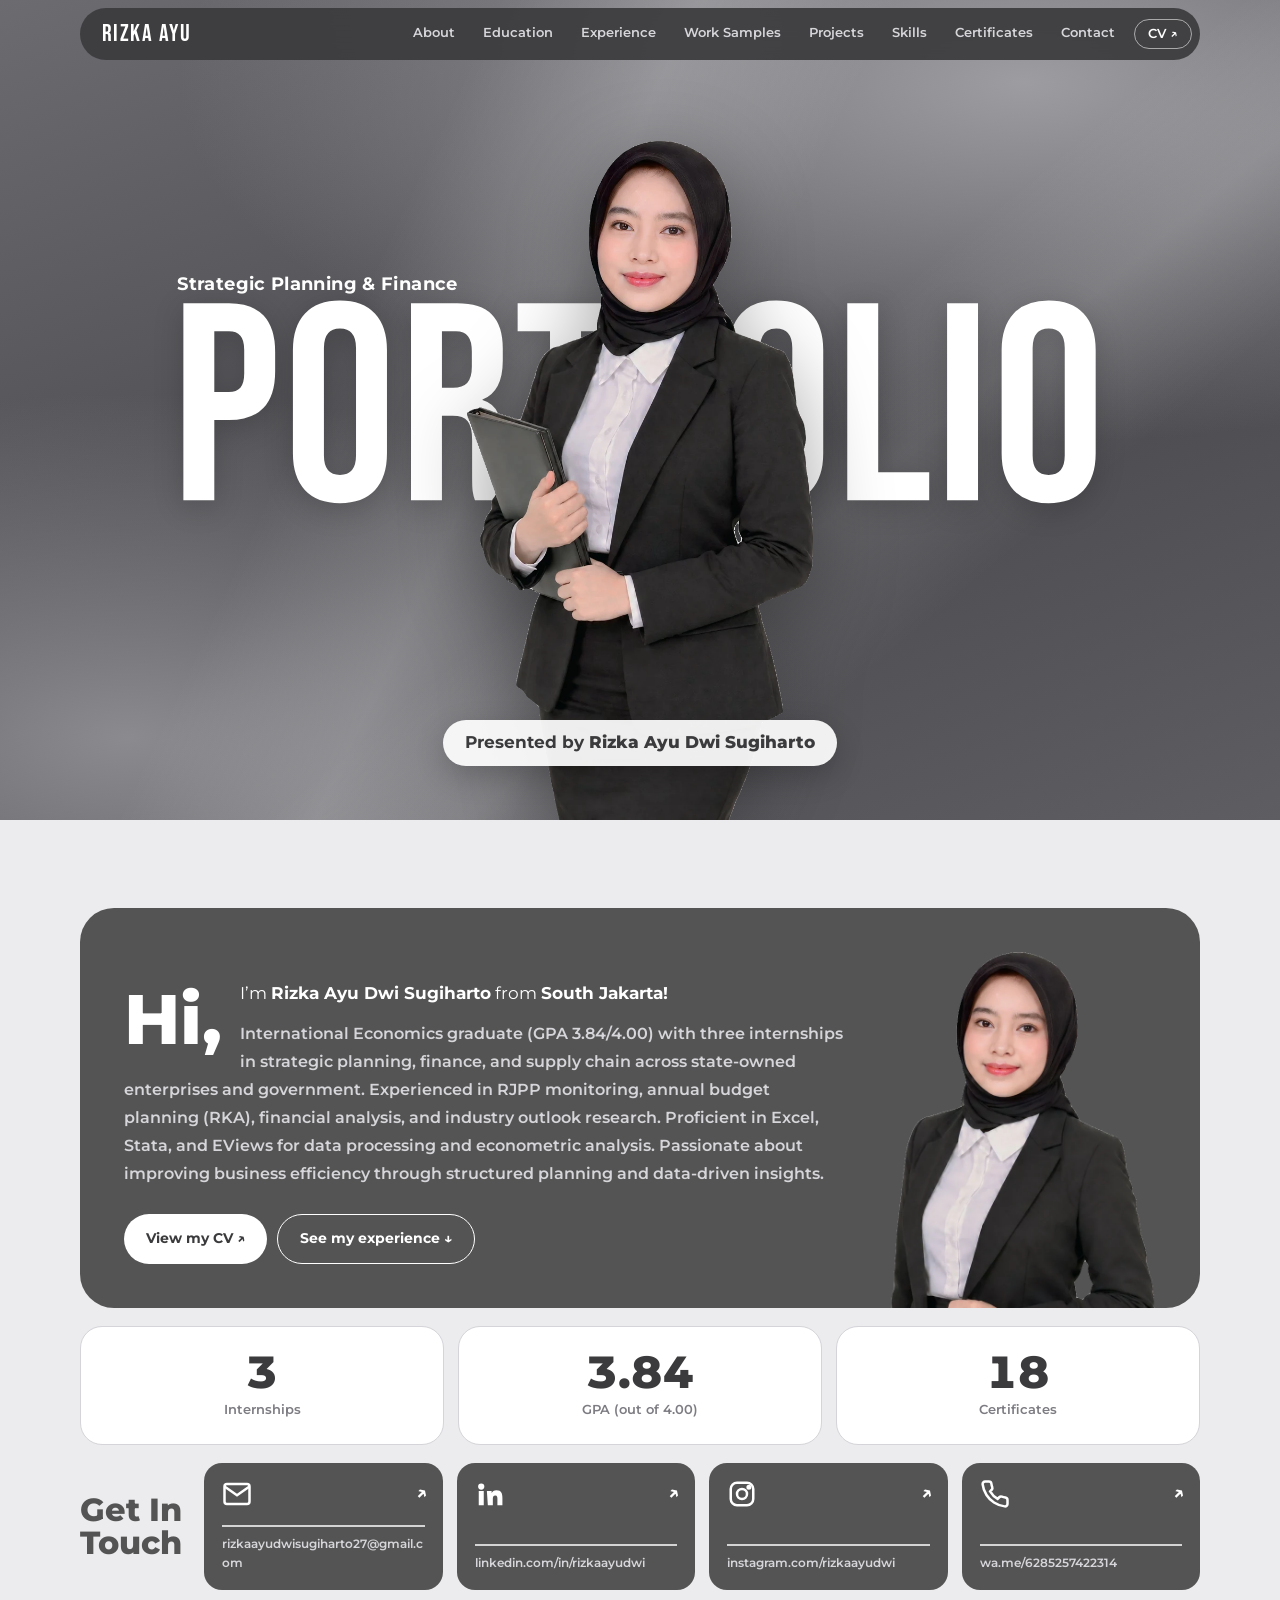
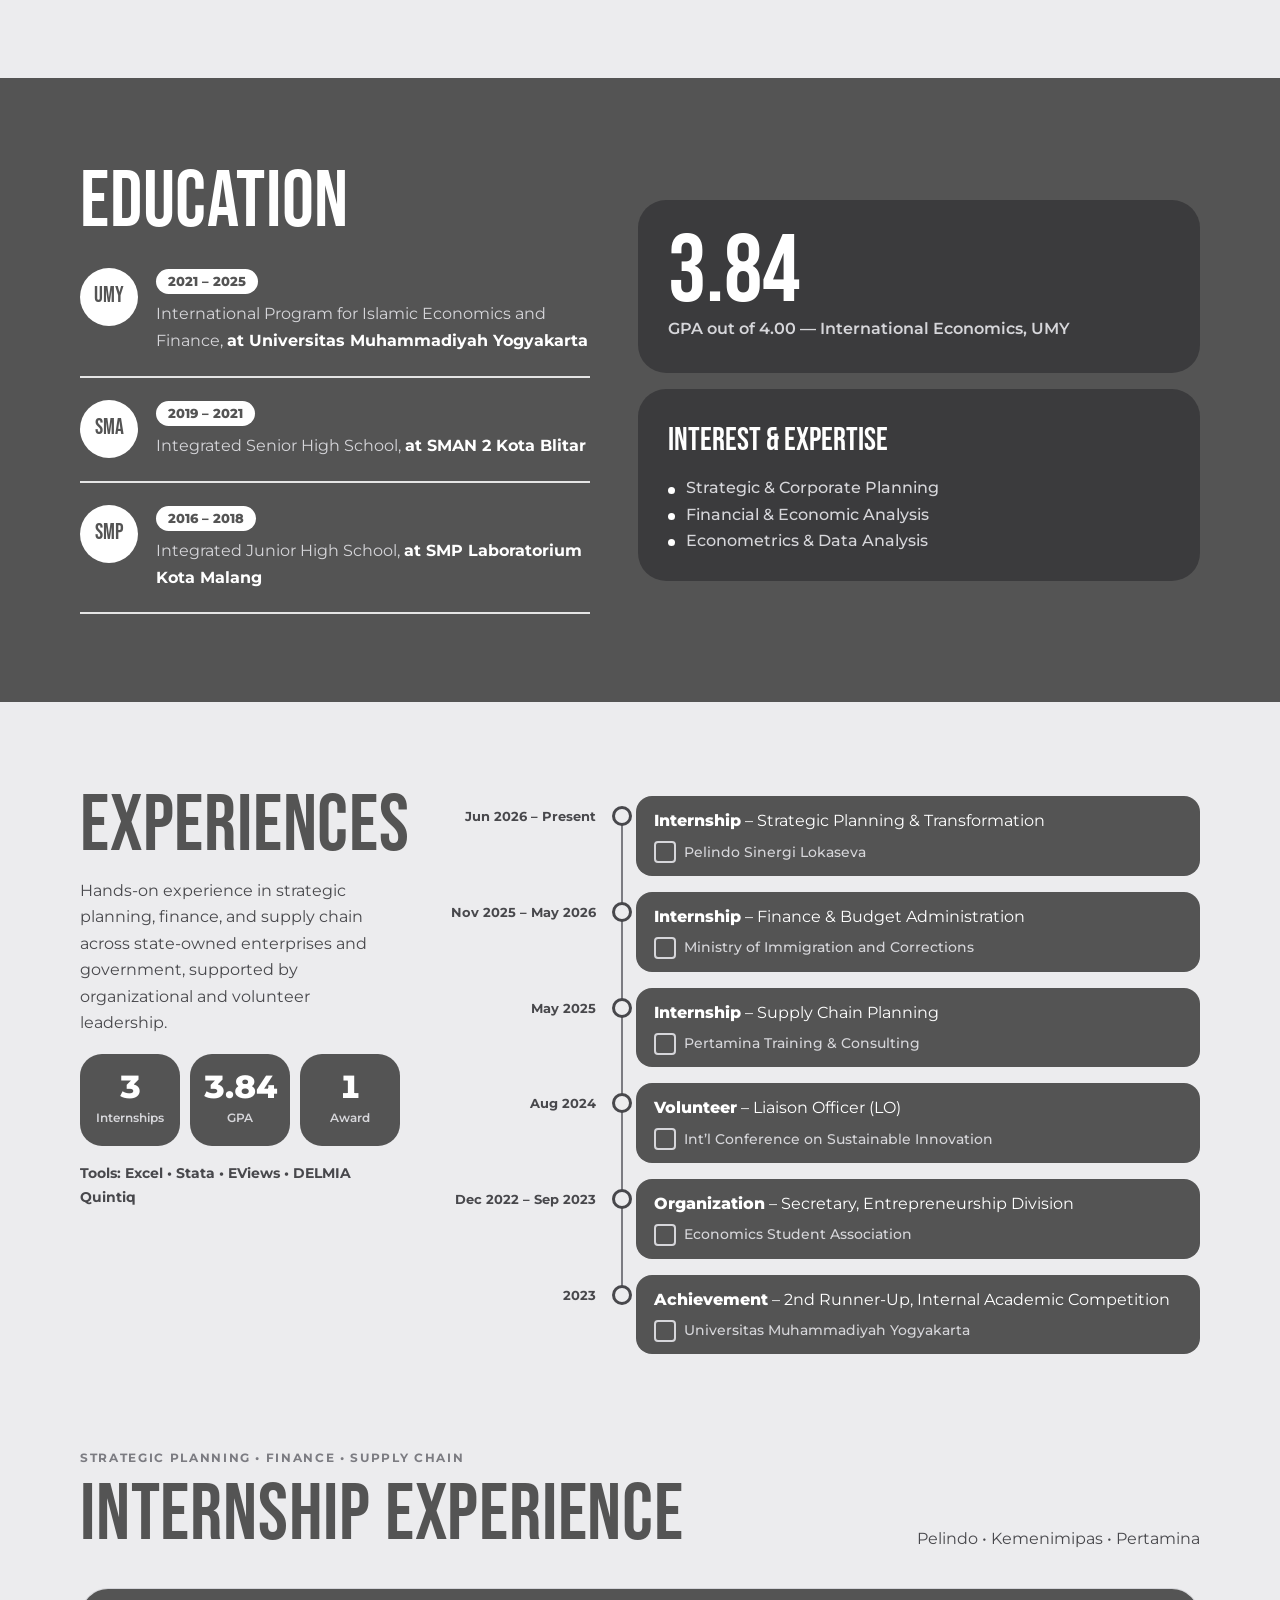
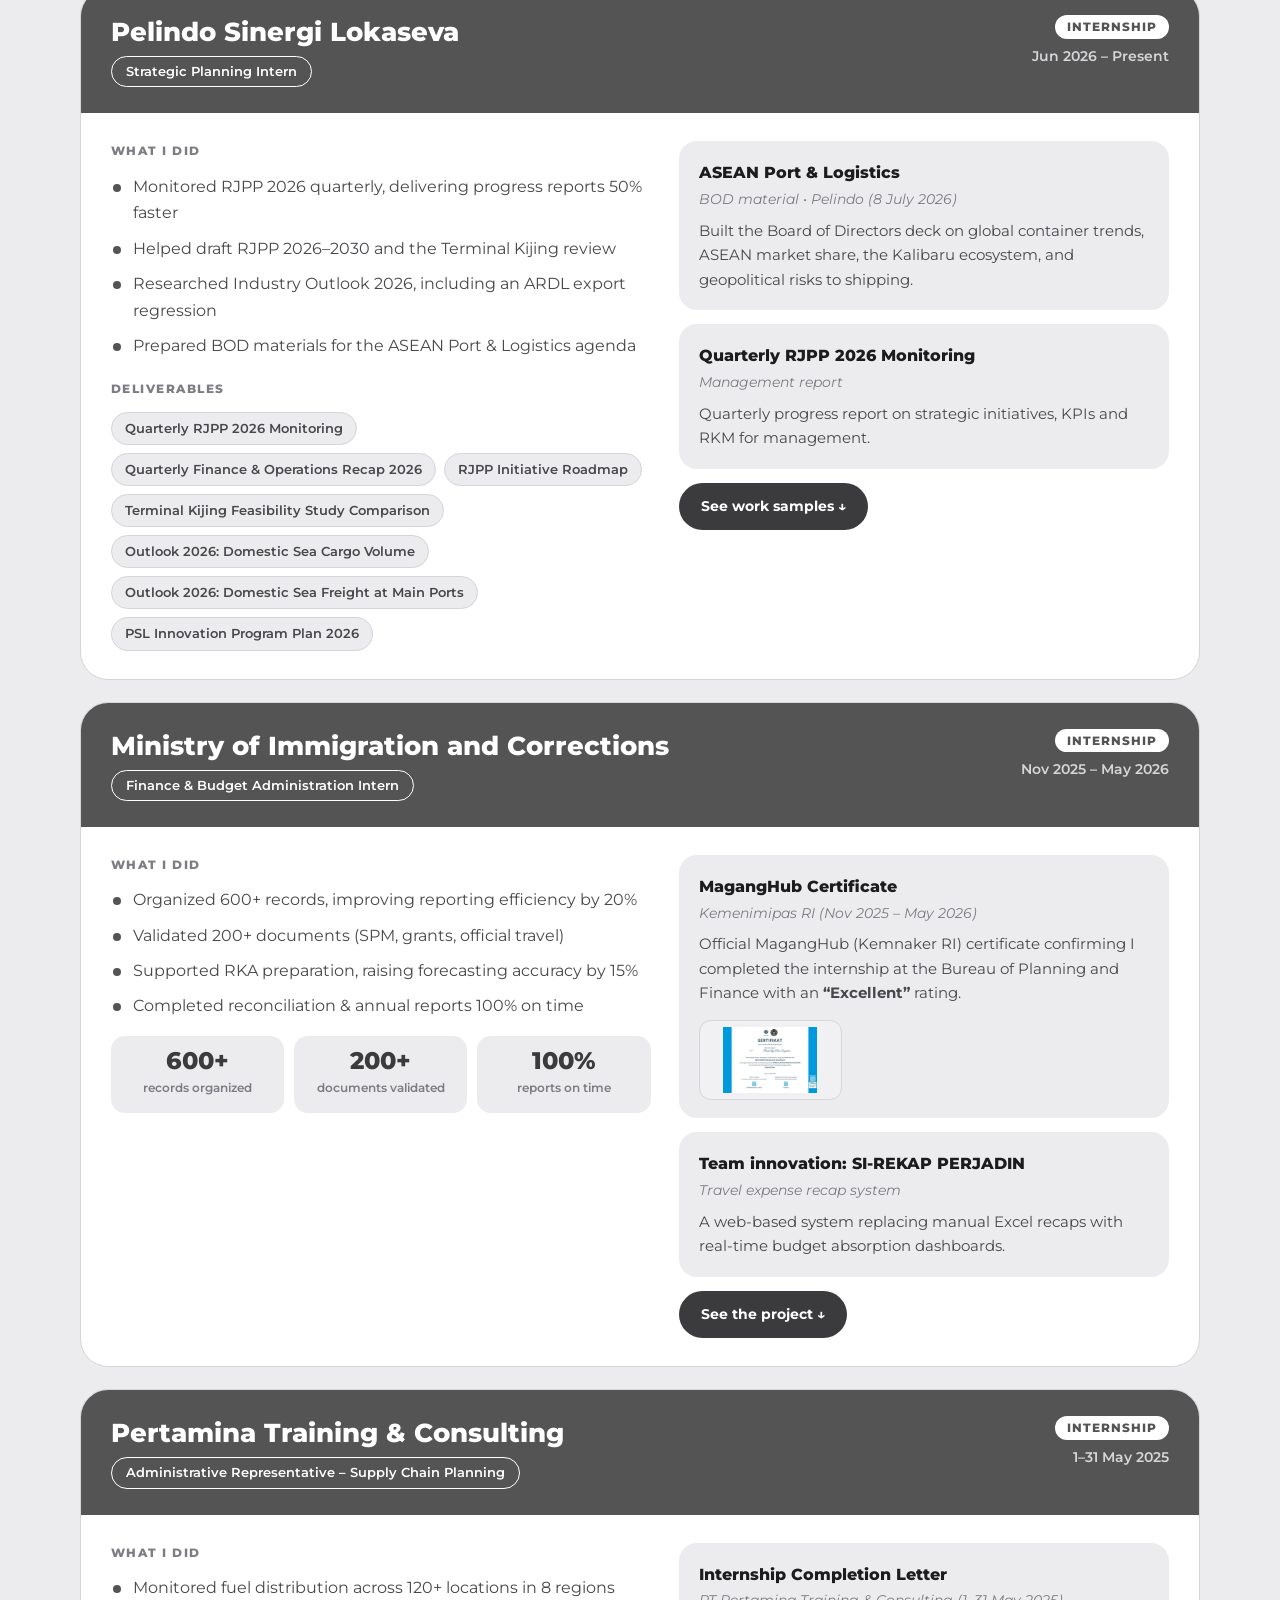
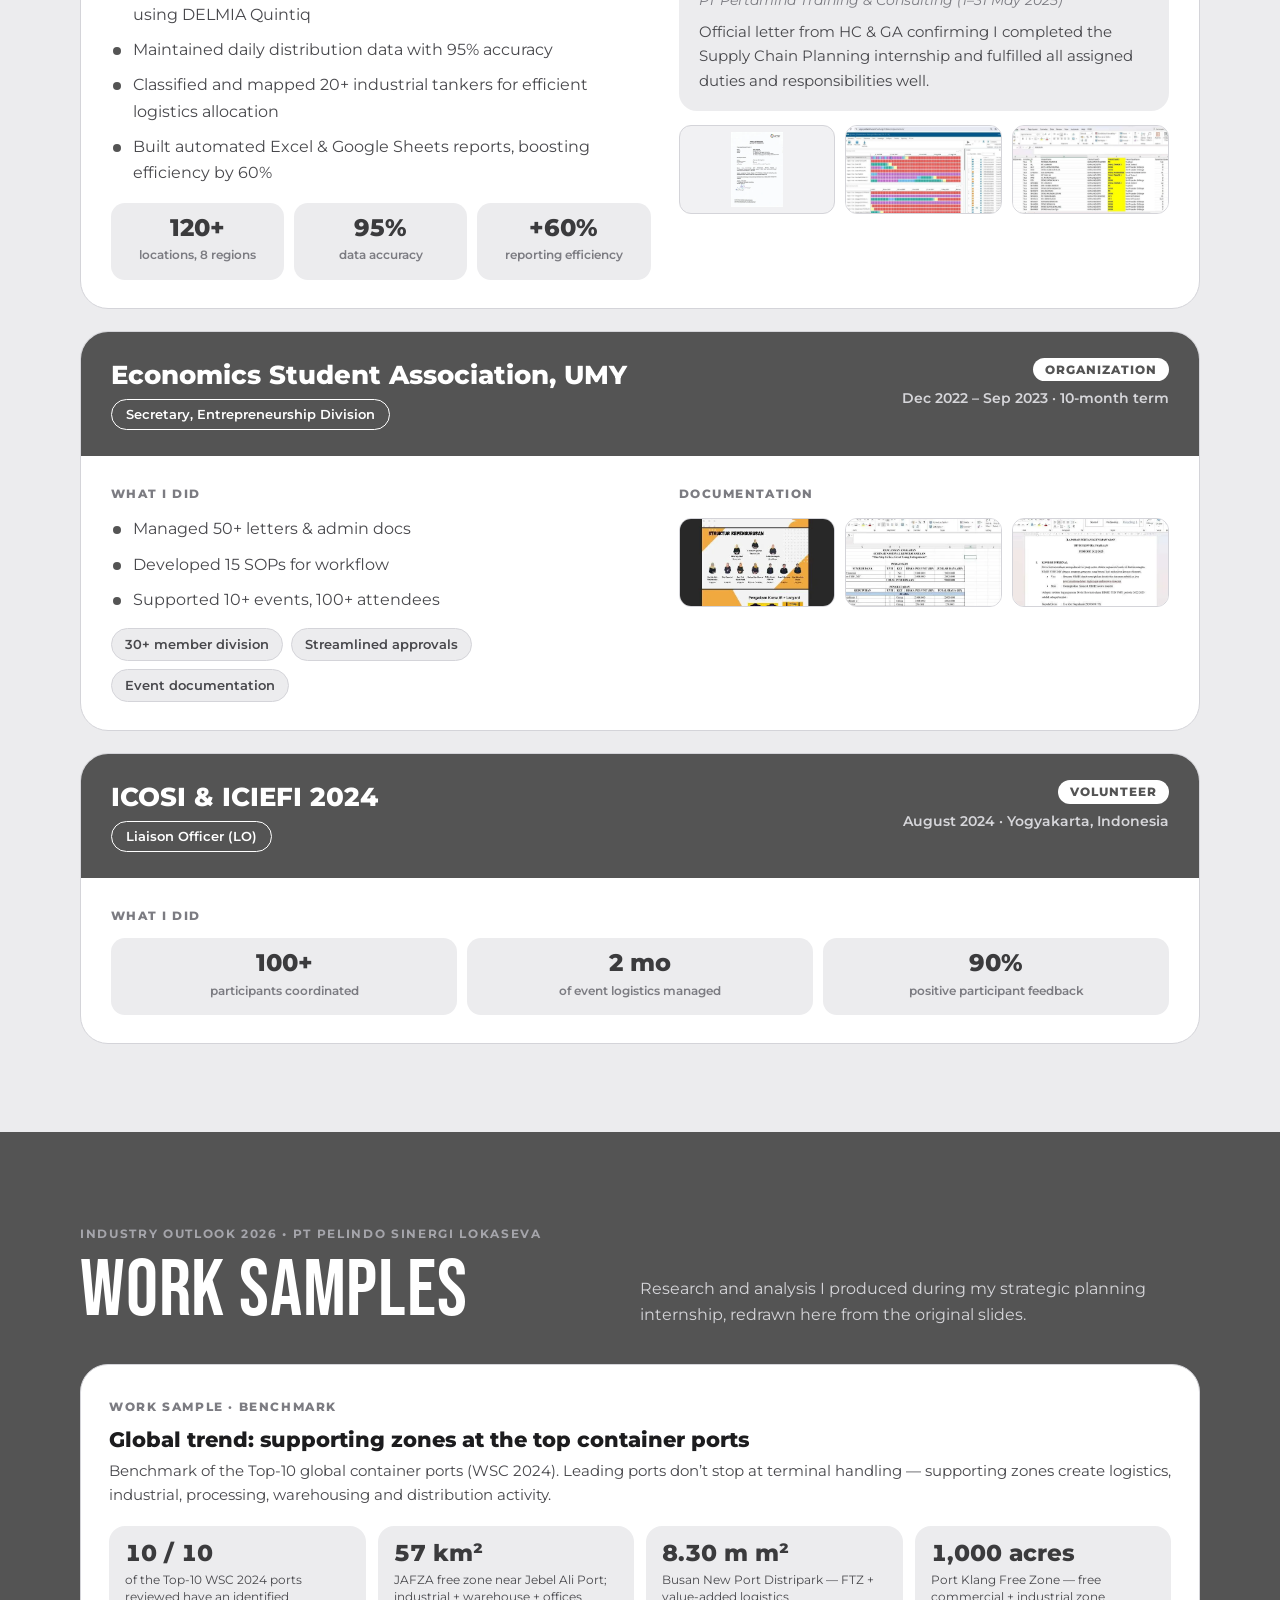
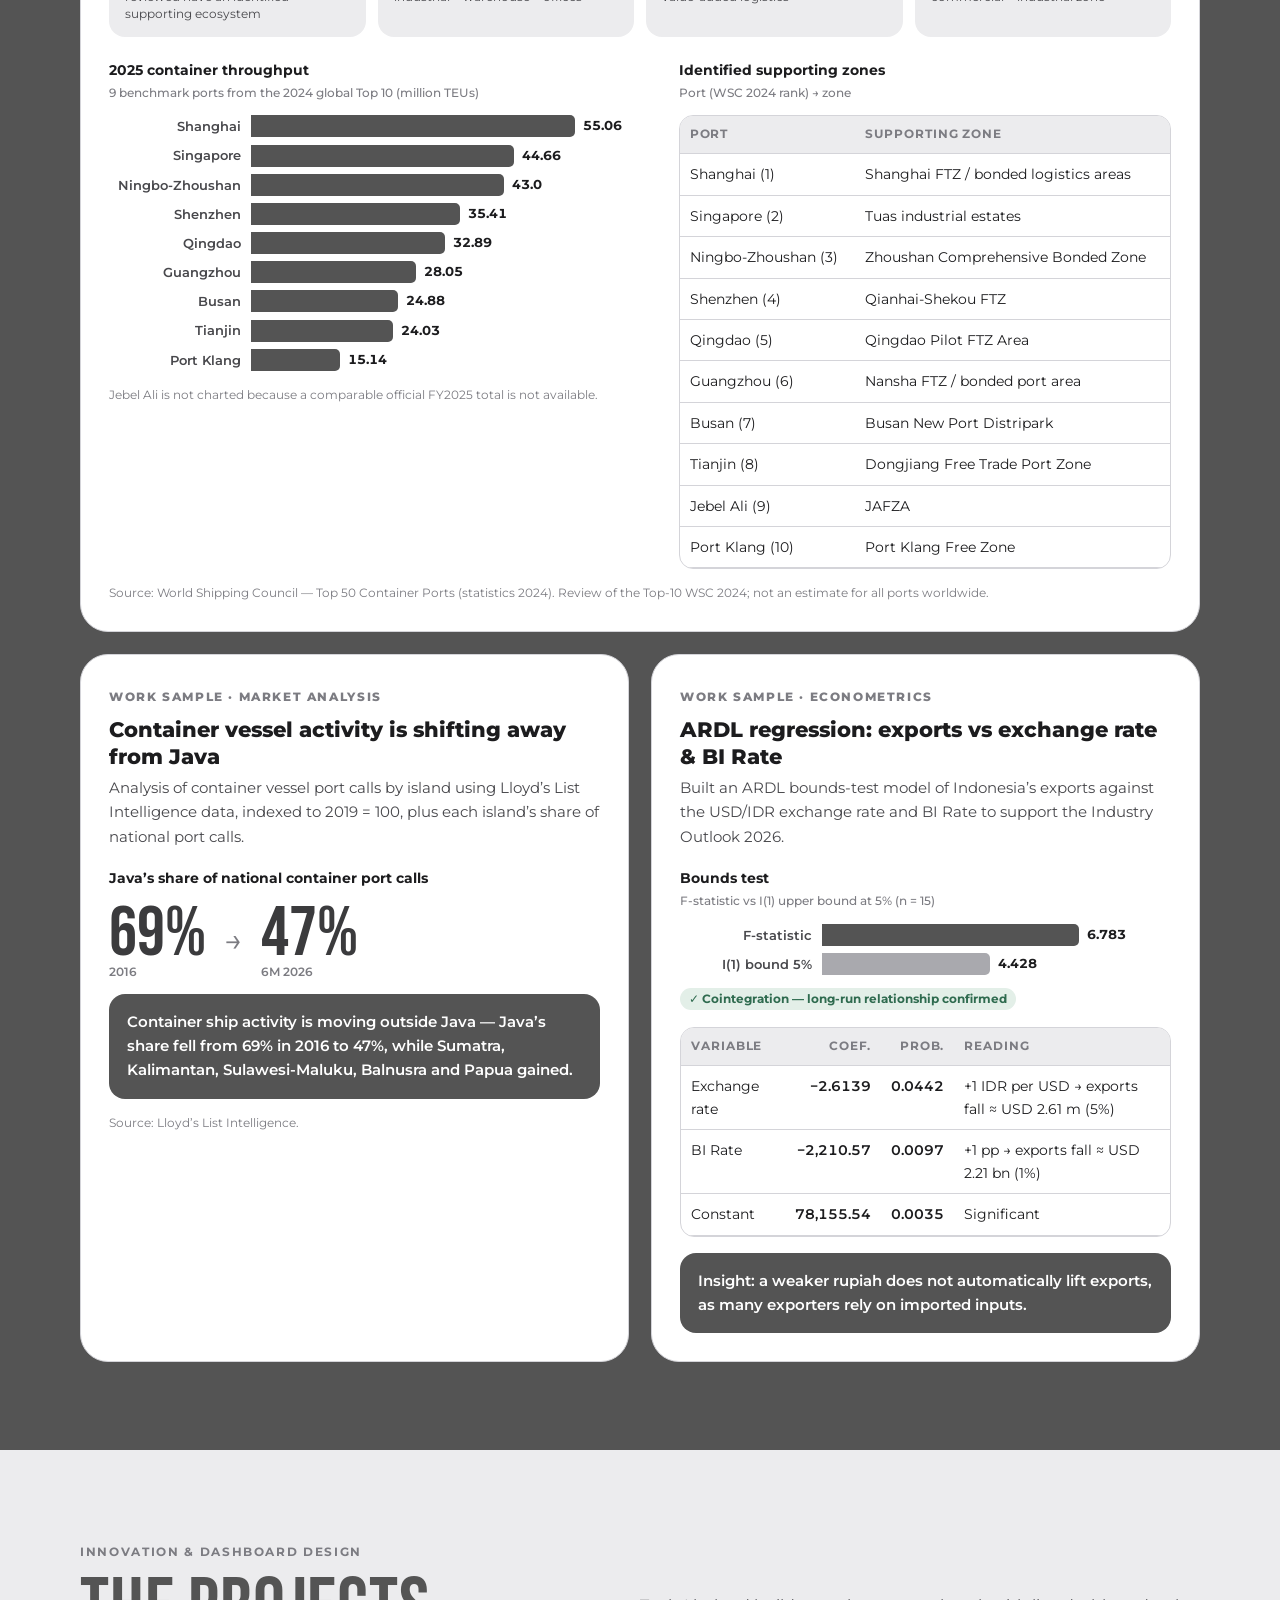
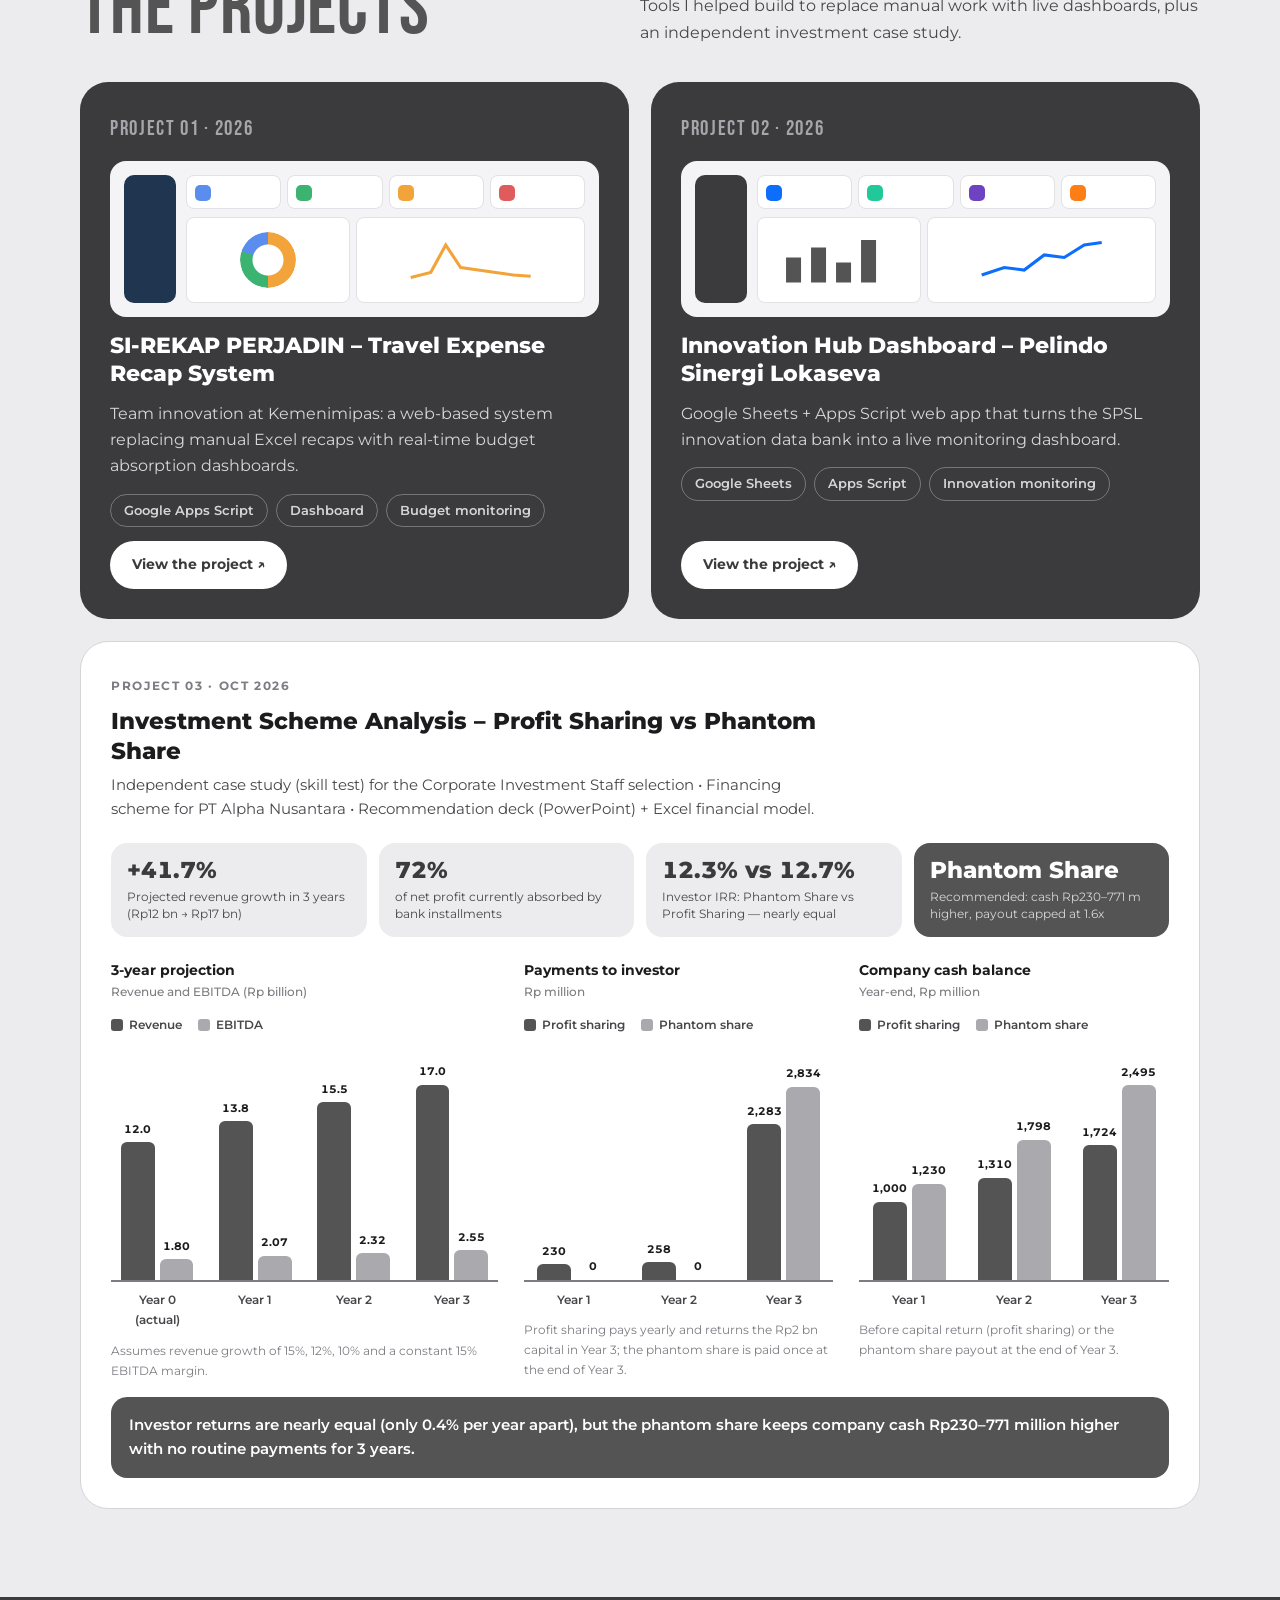
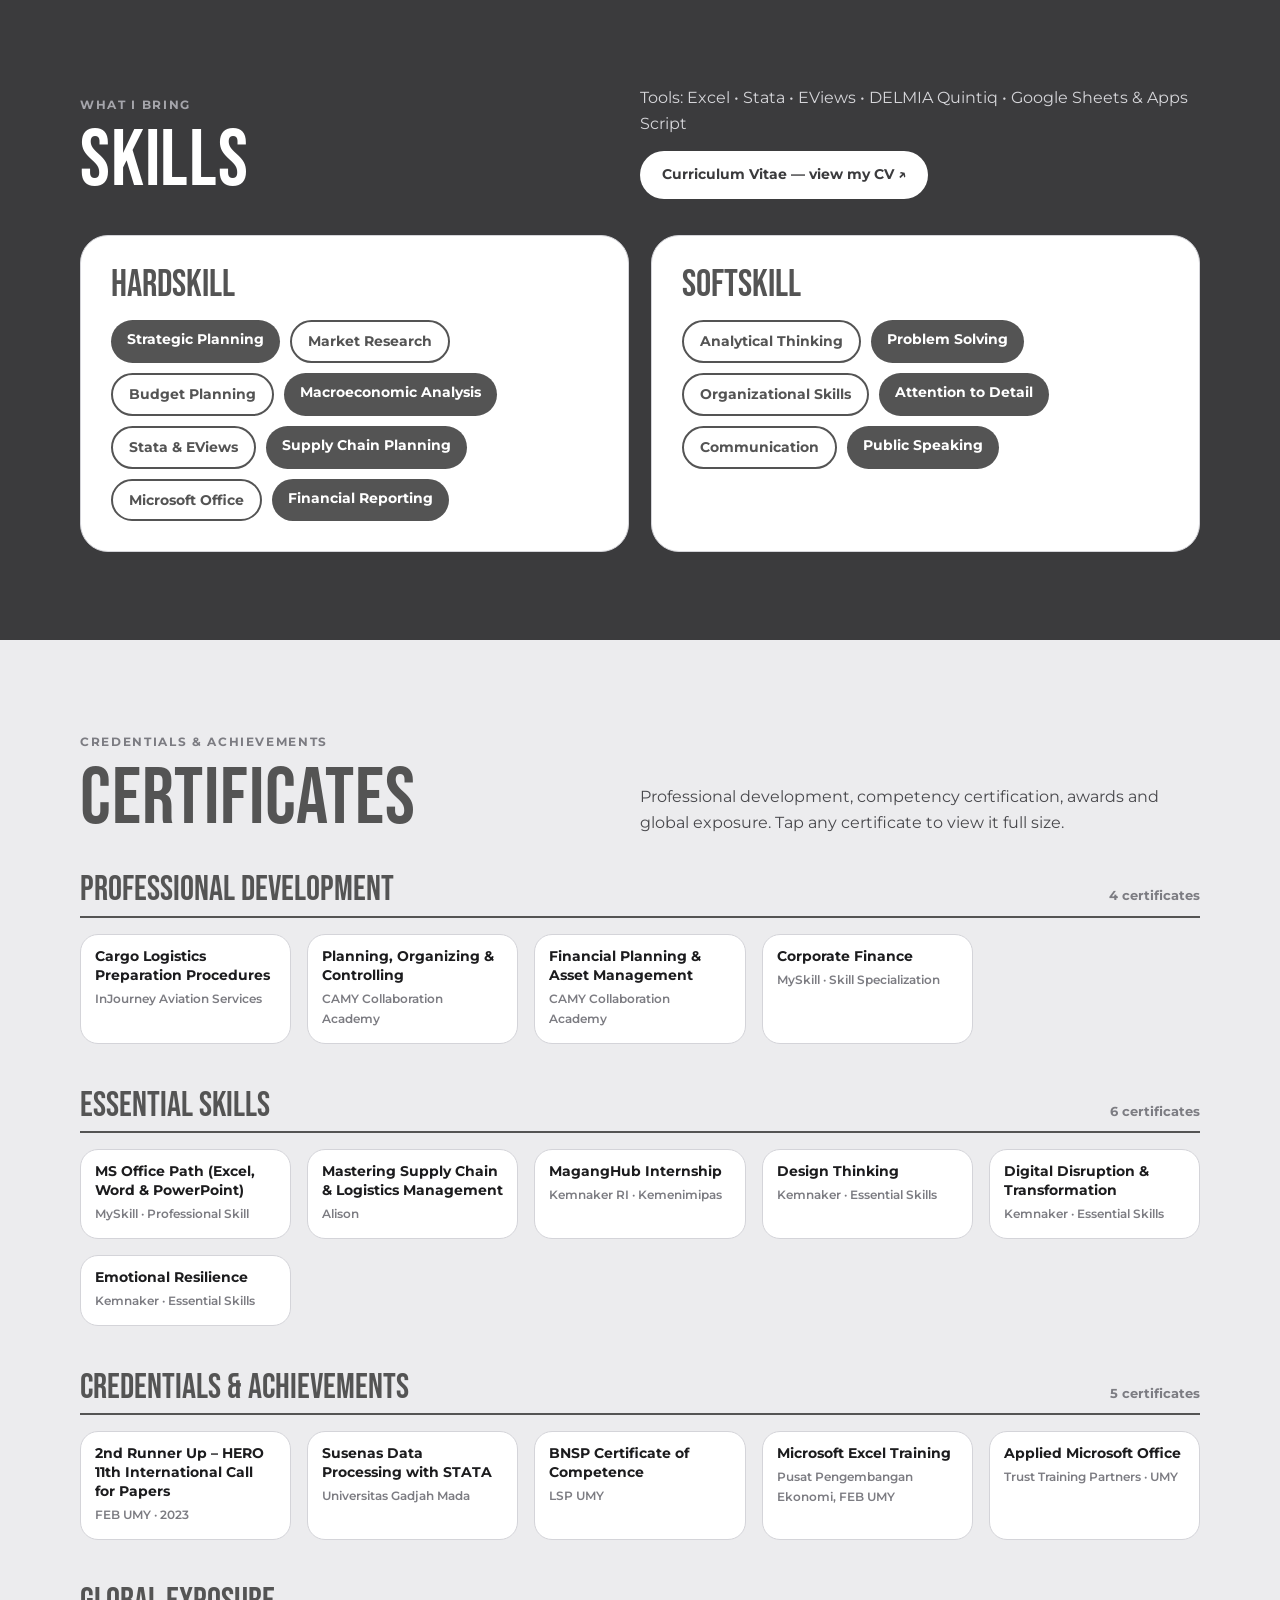
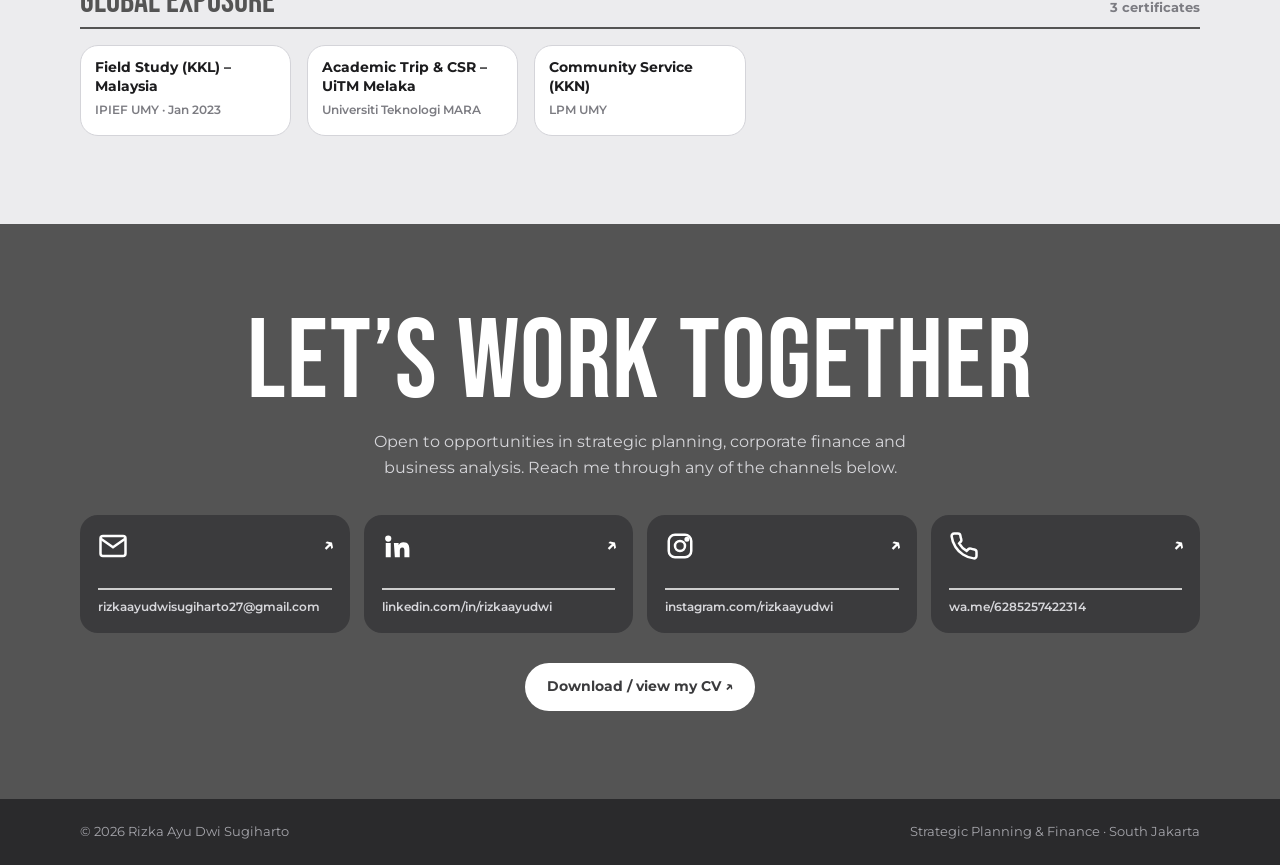
<file: portfolio-v1.html>
<!doctype html>
<html lang="en">
<head>
<meta charset="utf-8">
<meta name="viewport" content="width=device-width,initial-scale=1">
<meta name="robots" content="noindex">
<title>Rizka Ayu Dwi Sugiharto — Portfolio</title>
<meta name="description" content="Portfolio of Rizka Ayu Dwi Sugiharto — International Economics graduate (GPA 3.84) with internships in strategic planning, finance and supply chain at Pelindo, Kemenimipas and Pertamina.">
<meta property="og:title" content="Rizka Ayu Dwi Sugiharto — Portfolio">
<meta property="og:description" content="Strategic Planning & Finance. Internships at Pelindo Sinergi Lokaseva, Ministry of Immigration and Corrections, and Pertamina Training & Consulting.">
<meta property="og:image" content="https://rizkaayudwisugiharto27-hue.github.io/assets/rizka-hero.webp">
<link rel="preconnect" href="https://fonts.googleapis.com">
<link rel="preconnect" href="https://fonts.gstatic.com" crossorigin>
<link rel="stylesheet" href="https://fonts.googleapis.com/css2?family=Bebas+Neue&family=Montserrat:wght@400;500;600;700;800&display=swap">
<style>
/* ===== Colors & fonts (monochrome grey, following the Canva deck) ===== */
:root{
  --bg:#ececee; --surface:#ffffff; --panel:#545454; --panel-2:#3b3b3d; --panel-3:#2a2a2c;
  --ink:#1c1c1e; --ink-2:#48484c; --ink-3:#7c7c82; --line:#d4d4d9;
  --on-dark:#ffffff; --on-dark-2:#d6d6da; --on-dark-3:#a5a5ab;
  --bar:#545454; --bar-2:#a9a9ae; --good:#2f6b4f;
  --f-display:"Bebas Neue","Arial Narrow",Impact,sans-serif;
  --f-body:"Montserrat",system-ui,-apple-system,"Segoe UI",sans-serif;
  --max:1160px; --r:22px;
}
*{box-sizing:border-box}
html{scroll-behavior:smooth;scroll-padding-top:76px}
@media (prefers-reduced-motion:reduce){html{scroll-behavior:auto}*{transition:none!important;animation:none!important}}
body{margin:0;background:var(--bg);color:var(--ink);font-family:var(--f-body);font-size:16px;line-height:1.65;-webkit-font-smoothing:antialiased}
img{max-width:100%;display:block}
a{color:inherit}
h1,h2,h3,h4,p,ul{margin:0}
ul{padding:0;list-style:none}
:focus-visible{outline:3px solid #8a8a90;outline-offset:3px;border-radius:6px}
.wrap{max-width:var(--max);margin:0 auto;padding:0 20px}
[hidden]{display:none!important}

/* ===== Nav ===== */
.nav{position:sticky;top:0;z-index:50;height:68px;padding:8px 0}
.nav-in{display:flex;align-items:center;gap:16px;background:rgba(59,59,61,.92);backdrop-filter:blur(10px);-webkit-backdrop-filter:blur(10px);color:var(--on-dark);border-radius:999px;height:52px;padding:0 8px 0 22px;line-height:1}
.brand{font-family:var(--f-display);font-size:1.5rem;letter-spacing:.06em;text-decoration:none;white-space:nowrap}
.menu{display:flex;gap:2px;margin-left:auto;flex-wrap:wrap}
.menu a{font-size:.82rem;font-weight:600;text-decoration:none;padding:7px 13px;border-radius:999px;color:var(--on-dark-2)}
.menu a:hover,.menu a.on{background:#fff;color:var(--panel-2)}
.menu a.cv{border:1.5px solid rgba(255,255,255,.55);color:#fff;margin-left:4px}
.burger{display:none;margin-left:auto;background:none;border:0;color:#fff;font:inherit;font-weight:700;font-size:.85rem;padding:8px 14px;border-radius:999px;cursor:pointer;border:1.5px solid rgba(255,255,255,.5)}
@media (max-width:880px){
  .burger{display:block}
  .menu{display:none;position:absolute;left:20px;right:20px;top:62px;flex-direction:column;background:var(--panel-2);border-radius:18px;padding:10px;box-shadow:0 16px 40px rgba(0,0,0,.25)}
  .menu.open{display:flex}
  .menu a{padding:11px 14px;font-size:.95rem}
}

/* ===== Hero ===== */
.hero{position:relative;margin-top:-68px;padding-top:68px;min-height:min(820px,100svh);color:#fff;overflow:hidden;
  background:radial-gradient(120% 80% at 80% 10%,#9c9ca1 0%,transparent 55%),radial-gradient(90% 70% at 10% 90%,#8a8a8f 0%,transparent 60%),linear-gradient(160deg,#6b6b70 0%,#4a4a4e 55%,#5d5d62 100%)}
.hero::before{content:"";position:absolute;inset:0;background:linear-gradient(115deg,transparent 30%,rgba(255,255,255,.18) 42%,transparent 54%),linear-gradient(140deg,transparent 55%,rgba(255,255,255,.12) 64%,transparent 74%);pointer-events:none}
.hero-in{position:relative;display:grid;place-items:center;min-height:min(752px,calc(100svh - 68px));padding-top:20px}
.hero-title{position:absolute;top:44%;left:50%;transform:translate(-50%,-50%);text-align:left}
.hero-word{font-family:var(--f-display);font-size:clamp(5.5rem,22vw,19rem);line-height:.8;letter-spacing:.01em;white-space:nowrap;color:#fff;text-shadow:0 6px 30px rgba(0,0,0,.18);user-select:none}
.hero-eyebrow{margin:0 0 .2em .3em;font-weight:700;font-size:clamp(.85rem,1.6vw,1.15rem);letter-spacing:.02em}
.hero-photo{position:relative;align-self:end;width:clamp(210px,27vw,350px);filter:drop-shadow(0 20px 40px rgba(0,0,0,.35))}
.hero-photo img{width:100%;height:auto}
.hero-tag{position:absolute;bottom:clamp(28px,6vh,60px);left:50%;transform:translateX(-50%);background:rgba(255,255,255,.92);color:#3b3b3d;border-radius:999px;padding:9px 22px;font-size:clamp(.85rem,1.5vw,1.05rem);white-space:nowrap;box-shadow:0 10px 30px rgba(0,0,0,.2)}
.hero-tag b{font-weight:800}
@media (max-width:640px){
  .hero{min-height:auto}
  .hero-in{min-height:620px}
  .hero-title{top:22%;text-align:center}
  .hero-eyebrow{margin-left:0}
  .hero-photo{width:min(58vw,235px)}
  .hero-tag{white-space:normal;text-align:center;width:max-content;max-width:calc(100% - 40px)}
}

/* ===== Sections ===== */
section{padding:88px 0}
.sec-head{display:flex;align-items:end;justify-content:space-between;gap:24px;flex-wrap:wrap;margin-bottom:36px}
.title{font-family:var(--f-display);font-weight:400;font-size:clamp(3rem,7vw,5rem);line-height:.92;letter-spacing:.01em;color:var(--panel)}
.lede{max-width:560px;color:var(--ink-2)}
.kicker{display:inline-block;font-size:.74rem;font-weight:700;letter-spacing:.14em;text-transform:uppercase;color:var(--ink-3);margin-bottom:10px}
.dark{background:var(--panel);color:var(--on-dark)}
.dark .title{color:#fff}
.dark .lede{color:var(--on-dark-2)}
.dark .kicker{color:var(--on-dark-3)}
.pill{display:inline-block;border:1.5px solid currentColor;border-radius:999px;padding:4px 14px;font-size:.8rem;font-weight:600}
.btn{display:inline-flex;align-items:center;gap:8px;text-decoration:none;font-weight:700;font-size:.9rem;padding:12px 22px;border-radius:999px;background:var(--panel-2);color:#fff;border:0;cursor:pointer;font-family:inherit}
.btn:hover{background:var(--panel-3)}
.btn.light{background:#fff;color:var(--panel-2)}
.btn.light:hover{background:#e8e8ea}
.btn.ghost{background:transparent;color:inherit;border:1.5px solid currentColor}

/* ===== About ===== */
.about-card{display:grid;grid-template-columns:1fr 280px;gap:32px;align-items:end;background:var(--panel);color:#fff;border-radius:34px;padding:44px 44px 0;overflow:hidden}
.about-card .hi{font-weight:800;font-size:clamp(3rem,6vw,4.4rem);line-height:1;float:left;margin:4px 18px 0 0}
.about-card .intro{font-size:1.05rem;margin-bottom:12px}
.about-card .bio{font-weight:600;color:var(--on-dark-2);line-height:1.75}
.about-text{padding-bottom:44px}
.about-cta{display:flex;gap:10px;flex-wrap:wrap;margin-top:26px;clear:both}
.about-photo img{width:100%;height:auto;margin-top:auto}
.stats{display:grid;grid-template-columns:repeat(3,1fr);gap:14px;margin-top:18px}
.stat{background:var(--surface);border-radius:var(--r);padding:22px 20px;text-align:center;border:1px solid var(--line)}
.stat b{display:block;font-size:clamp(2rem,4vw,2.8rem);font-weight:800;line-height:1.05;color:var(--panel-2);font-variant-numeric:tabular-nums}
.stat span{font-size:.82rem;color:var(--ink-3);font-weight:600}
.touch{display:grid;grid-template-columns:auto repeat(4,1fr);gap:14px;margin-top:18px;align-items:stretch}
.touch h3{font-weight:800;font-size:2rem;line-height:1.05;color:var(--panel);align-self:center;padding-right:8px}
.tcard{position:relative;display:flex;flex-direction:column;justify-content:space-between;gap:16px;min-height:118px;background:var(--panel);color:#fff;border-radius:18px;padding:16px 18px;text-decoration:none;transition:transform .2s ease,background .2s}
.tcard:hover{transform:translateY(-3px);background:var(--panel-2)}
.tcard svg{width:30px;height:30px}
.tcard .arrow{position:absolute;top:14px;right:16px;font-weight:700;font-size:1.2rem}
.tcard small{font-size:.74rem;font-weight:600;word-break:break-all;color:var(--on-dark-2);border-top:2px solid rgba(255,255,255,.75);padding-top:8px}
@media (max-width:900px){
  .about-card{grid-template-columns:1fr;padding:32px 24px 0}
  .about-photo{max-width:260px;margin:0 auto}
  .about-text{padding-bottom:0}
  .touch{grid-template-columns:1fr 1fr}
  .touch h3{grid-column:1/-1}
}
@media (max-width:480px){.touch{grid-template-columns:1fr}.stat{padding:16px 6px}.stat span{font-size:.72rem}}

/* ===== Education ===== */
.edu{display:grid;grid-template-columns:1fr 1.1fr;gap:48px;align-items:center}
.edu-list li{display:grid;grid-template-columns:auto 1fr;gap:18px;padding:22px 0;border-bottom:2px solid rgba(255,255,255,.85)}
.edu-list li:first-child{padding-top:0}
.edu-dot{width:58px;height:58px;border-radius:50%;background:#fff;color:var(--panel);display:grid;place-items:center;font-family:var(--f-display);font-size:1.4rem}
.edu-list .yr{display:inline-block;background:#fff;color:var(--panel);font-weight:800;font-size:.8rem;border-radius:999px;padding:2px 12px;margin-bottom:6px}
.edu-list p{font-size:1.02rem;color:var(--on-dark-2)}
.edu-list p b{color:#fff}
.edu-side{display:flex;flex-direction:column;gap:16px}
.gpa{background:var(--panel-2);border-radius:28px;padding:30px}
.gpa b{display:block;font-family:var(--f-display);font-size:6rem;line-height:.9;font-weight:400}
.gpa span{color:var(--on-dark-2);font-weight:600}
.interest{background:var(--panel-2);border-radius:28px;padding:26px 30px}
.interest h4{font-family:var(--f-display);font-weight:400;font-size:2rem;margin-bottom:8px}
.interest li{position:relative;padding-left:18px;color:var(--on-dark-2);font-weight:500}
.interest li::before{content:"";position:absolute;left:0;top:.7em;width:7px;height:7px;border-radius:50%;background:#fff}
@media (max-width:860px){.edu{grid-template-columns:1fr;gap:32px}}

/* ===== Experience timeline ===== */
.xp{display:grid;grid-template-columns:320px 1fr;gap:48px}
.xp-intro p{color:var(--ink-2)}
.xp-intro .stats{grid-template-columns:repeat(3,1fr);gap:10px}
.xp-intro .stat{background:var(--panel);border:0;padding:16px 8px}
.xp-intro .stat b{color:#fff;font-size:2rem}
.xp-intro .stat span{color:var(--on-dark-2);font-size:.72rem}
.tools{margin-top:16px;font-weight:700;font-size:.9rem;color:var(--ink-2)}
.tl{position:relative;padding-left:0}
.tl li{display:grid;grid-template-columns:160px 28px 1fr;align-items:start;gap:0}
.tl .when{text-align:right;font-weight:700;font-size:.82rem;color:var(--ink-2);padding:16px 12px 0 0}
.tl .rail{position:relative;align-self:stretch}
.tl .rail::before{content:"";position:absolute;left:50%;top:0;bottom:0;width:2px;background:var(--ink-3);transform:translateX(-50%)}
.tl li:first-child .rail::before{top:20px}
.tl li:last-child .rail::before{bottom:auto;height:22px}
.tl .rail::after{content:"";position:absolute;left:50%;top:16px;width:14px;height:14px;border-radius:50%;background:var(--bg);border:3px solid var(--ink-2);transform:translateX(-50%)}
.tl a.item{display:block;background:var(--panel);color:#fff;border-radius:16px;padding:12px 18px;margin:6px 0 10px;text-decoration:none;transition:background .2s}
.tl a.item:hover{background:var(--panel-2)}
.tl .item b{font-weight:800}
.tl .item small{display:flex;align-items:center;gap:8px;margin-top:6px;font-size:.88rem;color:var(--on-dark-2);font-weight:500}
.tl .item small::before{content:"";flex:none;width:18px;height:18px;border:2px solid var(--on-dark-2);border-radius:4px}
@media (max-width:900px){.xp{grid-template-columns:1fr;gap:28px}}
@media (max-width:560px){
  .tl li{grid-template-columns:22px 1fr}
  .tl .when{grid-column:2;grid-row:1;text-align:left;padding:10px 0 0}
  .tl .rail{grid-column:1;grid-row:1/3}
  .tl .item{grid-column:2}
  .tl .rail::after{top:14px}
}

/* ===== Detail cards (internship / organization / volunteer) ===== */
.cards{display:flex;flex-direction:column;gap:22px}
.card{background:var(--surface);border:1px solid var(--line);border-radius:28px;overflow:hidden}
.card-head{background:var(--panel);color:#fff;padding:26px 30px;display:flex;justify-content:space-between;gap:16px;flex-wrap:wrap;align-items:start}
.card-head h3{font-weight:800;font-size:clamp(1.25rem,2.4vw,1.65rem);line-height:1.25}
.card-head .role{margin-top:8px}
.card-head .meta{text-align:right;font-size:.85rem;color:var(--on-dark-2);font-weight:600}
.card-head .meta .type{display:inline-block;background:#fff;color:var(--panel);border-radius:999px;padding:2px 12px;font-weight:800;font-size:.75rem;text-transform:uppercase;letter-spacing:.08em;margin-bottom:6px}
.card-body{display:grid;grid-template-columns:1.1fr 1fr;gap:28px;padding:28px 30px}
.card-body.one{grid-template-columns:1fr}
.bul li{position:relative;padding-left:22px;margin-bottom:9px;color:var(--ink-2)}
.bul li::before{content:"";position:absolute;left:2px;top:.62em;width:8px;height:8px;border-radius:50%;background:var(--panel)}
.sub{font-weight:800;font-size:.78rem;letter-spacing:.12em;text-transform:uppercase;color:var(--ink-3);margin:0 0 12px}
.proof{background:var(--bg);border-radius:18px;padding:18px 20px}
.proof h4{font-weight:800;font-size:1.02rem}
.proof .em{font-style:italic;font-size:.85rem;color:var(--ink-3);margin:2px 0 8px}
.proof p{color:var(--ink-2);font-size:.93rem}
.card-body .btn{align-self:flex-start}
.tags{display:flex;flex-wrap:wrap;gap:8px}
.tag{background:var(--bg);border:1px solid var(--line);border-radius:999px;padding:5px 13px;font-size:.8rem;font-weight:600;color:var(--ink-2)}
.shots{display:grid;grid-template-columns:repeat(auto-fill,minmax(150px,1fr));gap:10px;margin-top:14px}
.shot{padding:0;border:1px solid var(--line);border-radius:12px;overflow:hidden;background:#fff;cursor:zoom-in;aspect-ratio:16/9}
.shot img{width:100%;height:100%;object-fit:cover;object-position:top;transition:transform .3s}
.shot:hover img{transform:scale(1.04)}
.shot.doc{background:#f1f1f3}
.shot.doc img{object-fit:contain;padding:6px}
.proof .shots{grid-template-columns:repeat(auto-fill,minmax(130px,1fr))}
.minis{display:grid;grid-template-columns:repeat(3,1fr);gap:10px;margin-top:16px}
.mini{background:var(--bg);border-radius:14px;padding:12px;text-align:center}
.mini b{display:block;font-size:1.5rem;font-weight:800;color:var(--panel-2);line-height:1.1}
.mini span{font-size:.74rem;color:var(--ink-3);font-weight:600}
@media (max-width:820px){.card-body{grid-template-columns:1fr;padding:22px}.card-head{padding:22px}.card-head .meta{text-align:left}}

/* ===== Work samples & charts ===== */
.ws-grid{display:grid;grid-template-columns:repeat(2,1fr);gap:22px}
.ws{background:var(--surface);border-radius:28px;padding:28px;border:1px solid var(--line);color:var(--ink)}
.ws.wide{grid-column:1/-1}
.ws,.ws-split>*,.p3-charts>*,.p3,.pcard{min-width:0}
.ws .label{font-size:.72rem;font-weight:800;letter-spacing:.14em;text-transform:uppercase;color:var(--ink-3)}
.ws h3{font-weight:800;font-size:1.3rem;line-height:1.3;margin:6px 0 6px}
.ws .desc{color:var(--ink-2);font-size:.93rem;margin-bottom:18px}
.ws .src{font-size:.75rem;color:var(--ink-3);margin-top:14px}
.kpis{display:grid;grid-template-columns:repeat(4,1fr);gap:12px;margin-bottom:22px}
.kpi{background:var(--bg);border-radius:16px;padding:14px 16px}
.kpi b{display:block;font-size:1.45rem;font-weight:800;color:var(--panel-2);line-height:1.15;font-variant-numeric:tabular-nums}
.kpi span{font-size:.78rem;color:var(--ink-2);line-height:1.4;display:block;margin-top:4px}
.ws-split{display:grid;grid-template-columns:1.1fr 1fr;gap:28px;align-items:start}
/* horizontal bars */
.hbars{display:flex;flex-direction:column;gap:7px}
.hbar{display:grid;grid-template-columns:132px 1fr;align-items:center;gap:10px;font-size:.84rem}
.hbar .n{font-weight:600;color:var(--ink-2);text-align:right;white-space:nowrap;overflow:hidden;text-overflow:ellipsis}
.hbar .t{position:relative;height:22px;margin-right:46px}
.hbar .f{display:block;height:100%;width:var(--w);background:var(--bar);border-radius:0 5px 5px 0;transition:width .9s cubic-bezier(.2,.7,.2,1)}
.hbar .v{position:absolute;top:50%;transform:translateY(-50%);left:calc(var(--w) + 8px);font-weight:700;font-size:.8rem;color:var(--ink);font-variant-numeric:tabular-nums}
.chart-title{font-weight:700;font-size:.9rem;margin-bottom:12px;color:var(--ink)}
.chart-title span{display:block;font-weight:500;font-size:.78rem;color:var(--ink-3)}
/* table */
.tbl{width:100%;border-collapse:collapse;font-size:.85rem}
.tbl th,.tbl td{padding:9px 10px;border-bottom:1px solid var(--line);text-align:left;vertical-align:top}
.tbl th{font-size:.72rem;text-transform:uppercase;letter-spacing:.08em;color:var(--ink-3);font-weight:700;background:var(--bg)}
.tbl td.num{text-align:right;font-variant-numeric:tabular-nums;font-weight:600}
.tbl-wrap{overflow-x:auto;border-radius:14px;border:1px solid var(--line)}
.ok{display:inline-block;background:#e3efe8;color:var(--good);border-radius:999px;padding:1px 9px;font-weight:700;font-size:.75rem;white-space:nowrap}
/* vertical grouped bars */
.vchart{display:grid;grid-template-columns:repeat(var(--cols),1fr);gap:14px;align-items:end;height:220px;border-bottom:2px solid var(--ink-3);padding:0 4px}
.vgroup{display:flex;align-items:end;justify-content:center;gap:5px;height:100%}
.vbar{position:relative;width:min(34px,40%);height:var(--h);background:var(--bar);border-radius:6px 6px 0 0;transition:height .9s cubic-bezier(.2,.7,.2,1)}
.vbar.alt{background:var(--bar-2)}
.vbar i{position:absolute;bottom:calc(100% + 4px);left:50%;transform:translateX(-50%);font-style:normal;font-size:.7rem;font-weight:700;white-space:nowrap;color:var(--ink);font-variant-numeric:tabular-nums}
.vlabels{display:grid;grid-template-columns:repeat(var(--cols),1fr);gap:14px;padding:8px 4px 0;font-size:.78rem;font-weight:600;color:var(--ink-2);text-align:center}
.legend{display:flex;gap:16px;flex-wrap:wrap;font-size:.78rem;color:var(--ink-2);font-weight:600;margin-bottom:26px}
.legend span{display:inline-flex;align-items:center;gap:6px}
.legend span::before{content:"";width:12px;height:12px;border-radius:3px;background:var(--bar)}
.legend span.alt::before{background:var(--bar-2)}
.is-out .hbar .f{width:0}.is-out .hbar .v{opacity:0}
.is-out .vbar{height:0}.is-out .vbar i{opacity:0}
.callout{background:var(--panel);color:#fff;border-radius:16px;padding:16px 18px;font-weight:600;font-size:.92rem;margin-top:16px}
.shift{display:flex;align-items:center;gap:18px;flex-wrap:wrap;margin:6px 0 4px}
.shift b{font-family:var(--f-display);font-weight:400;font-size:4.4rem;line-height:.9;color:var(--panel-2)}
.shift .arr{font-size:2rem;color:var(--ink-3)}
.shift small{display:block;font-family:var(--f-body);font-size:.78rem;color:var(--ink-3);font-weight:600}
@media (max-width:900px){.ws-grid{grid-template-columns:1fr}.ws-split{grid-template-columns:1fr}.kpis{grid-template-columns:1fr 1fr}}
@media (max-width:480px){.ws{padding:20px}.hbar{grid-template-columns:104px 1fr;font-size:.76rem}.vchart,.vlabels{gap:6px}}

/* ===== Projects ===== */
.proj{display:grid;grid-template-columns:repeat(2,1fr);gap:22px;margin-bottom:22px}
.pcard{background:var(--panel-2);border-radius:28px;padding:30px;display:flex;flex-direction:column;gap:14px}
.pcard .num{font-family:var(--f-display);font-size:1.3rem;letter-spacing:.08em;color:var(--on-dark-3)}
.pcard h3{font-weight:800;font-size:1.35rem;line-height:1.3}
.pcard p{color:var(--on-dark-2)}
.pcard .tags .tag{background:transparent;border-color:rgba(255,255,255,.3);color:var(--on-dark-2)}
.pcard .btn{align-self:flex-start;margin-top:auto}
.mock{background:#f4f4f6;border-radius:16px;padding:14px;display:grid;grid-template-columns:52px 1fr;gap:10px;color:var(--ink)}
.mock .side{background:#1f3550;border-radius:10px}
.mock .main{display:flex;flex-direction:column;gap:8px}
.mock .row{display:grid;grid-template-columns:repeat(4,1fr);gap:6px}
.mock .row div{background:#fff;border-radius:8px;height:34px;border:1px solid #e1e1e6;position:relative}
.mock .row div::after{content:"";position:absolute;left:8px;top:9px;width:16px;height:16px;border-radius:5px;background:var(--c)}
.mock .big{display:grid;grid-template-columns:1fr 1.4fr;gap:6px}
.mock .big div{background:#fff;border:1px solid #e1e1e6;border-radius:8px;height:86px;display:grid;place-items:center}
.ring{width:56px;height:56px;border-radius:50%;background:conic-gradient(#f2a33a 0 50%,#3cb371 50% 80%,#5b8def 80% 100%);-webkit-mask:radial-gradient(circle,transparent 15px,#000 16px);mask:radial-gradient(circle,transparent 15px,#000 16px)}
.spark{width:86%;height:50px}
.p3{background:var(--surface);color:var(--ink);border-radius:28px;padding:30px;border:1px solid var(--line)}
.p3-head{display:flex;justify-content:space-between;gap:18px;flex-wrap:wrap;align-items:start;margin-bottom:22px}
.p3-head h3{font-weight:800;font-size:1.45rem;line-height:1.3;max-width:720px}
.p3-head p{color:var(--ink-2);font-size:.92rem;margin-top:6px;max-width:720px}
.p3 .kpis .kpi:last-child{background:var(--panel);color:#fff}
.p3 .kpis .kpi:last-child b{color:#fff}
.p3 .kpis .kpi:last-child span{color:var(--on-dark-2)}
.p3-charts{display:grid;grid-template-columns:1.25fr 1fr 1fr;gap:26px}
.p3-charts .note{font-size:.76rem;color:var(--ink-3);margin-top:10px}
@media (max-width:980px){.p3-charts{grid-template-columns:1fr}.proj{grid-template-columns:1fr}}
@media (max-width:480px){.p3,.pcard{padding:22px}}

/* ===== Skills ===== */
.skills{display:grid;grid-template-columns:repeat(2,1fr);gap:22px}
.cv-box{display:flex;flex-direction:column;align-items:flex-start;gap:14px}
.sk{background:var(--surface);border:1px solid var(--line);border-radius:28px;padding:30px}
.sk h3{font-family:var(--f-display);font-weight:400;font-size:2.4rem;line-height:1;color:var(--panel);margin-bottom:16px}
.chips{display:flex;flex-wrap:wrap;gap:10px}
.chip{border-radius:999px;padding:8px 16px;font-weight:700;font-size:.86rem;background:var(--panel);color:#fff}
.chip.o{background:transparent;color:var(--panel);border:2px solid var(--panel)}
@media (max-width:760px){.skills{grid-template-columns:1fr}}

/* ===== Certificates ===== */
.cert-groups{display:flex;flex-direction:column;gap:44px}
.cg-head{display:flex;align-items:baseline;justify-content:space-between;gap:14px;margin-bottom:16px;border-bottom:2px solid var(--panel);padding-bottom:8px}
.cg-head h3{font-family:var(--f-display);font-weight:400;font-size:2.2rem;line-height:1;color:var(--panel)}
.cg-head span{color:var(--ink-3);font-weight:700;font-size:.8rem;white-space:nowrap}
.cgrid{display:grid;grid-template-columns:repeat(auto-fill,minmax(210px,1fr));gap:16px}
.ccard{display:flex;flex-direction:column;padding:0;border:1px solid var(--line);background:var(--surface);border-radius:18px;overflow:hidden;cursor:zoom-in;text-align:left;font:inherit;color:inherit;transition:transform .2s ease,box-shadow .2s ease}
.ccard:hover{transform:translateY(-3px);box-shadow:0 12px 28px rgba(0,0,0,.12)}
.ccard .im{position:relative;display:block;aspect-ratio:4/3;background:#ececef}
.ccard img{position:absolute;inset:12px;width:calc(100% - 24px);height:calc(100% - 24px);object-fit:contain;filter:drop-shadow(0 2px 6px rgba(0,0,0,.14))}
.ccard .ct{display:block;padding:12px 14px 14px}
.ccard b{display:block;font-weight:700;font-size:.88rem;line-height:1.35}
.ccard small{display:block;margin-top:4px;font-size:.76rem;color:var(--ink-3);font-weight:600}
@media (max-width:480px){.cgrid{grid-template-columns:1fr 1fr;gap:10px}.ccard .ct{padding:10px}.ccard b{font-size:.8rem}}

/* ===== Contact ===== */
.contact{text-align:center}
.contact .title{font-size:clamp(3.4rem,10vw,7rem)}
.contact .lede{margin:14px auto 34px}
.contact .touch{grid-template-columns:repeat(4,1fr);text-align:left}
.dark .tcard{background:var(--panel-2)}
.dark .tcard:hover{background:var(--panel-3)}
@media (max-width:900px){.contact .touch{grid-template-columns:1fr 1fr}}
@media (max-width:480px){.contact .touch{grid-template-columns:1fr}}
footer{background:var(--panel-3);color:var(--on-dark-3);font-size:.82rem;padding:22px 0}
footer .wrap{display:flex;justify-content:space-between;gap:12px;flex-wrap:wrap}

/* ===== Lightbox ===== */
.lb{position:fixed;inset:0;z-index:100;background:rgba(18,18,20,.92);display:flex;flex-direction:column;align-items:center;justify-content:center;padding:56px 16px 24px}
.lb img{max-width:min(1100px,100%);max-height:calc(100vh - 140px);object-fit:contain;border-radius:10px;background:#fff}
.lb p{color:#fff;margin-top:12px;font-weight:600;text-align:center}
.lb .x{position:absolute;top:14px;right:16px}
.lb .nav-b{position:absolute;top:50%;transform:translateY(-50%);width:46px;height:46px;border-radius:50%;padding:0;justify-content:center;font-size:1.4rem}
.lb .prev{left:12px}.lb .next{right:12px}

.reveal{opacity:0;transform:translateY(18px);transition:opacity .7s ease,transform .7s ease}
.reveal.in{opacity:1;transform:none}
</style>
</head>
<body>

<header class="nav">
  <div class="wrap">
    <nav class="nav-in" aria-label="Main">
      <a class="brand" href="#top">Rizka Ayu</a>
      <button class="burger" id="burger" aria-expanded="false" aria-controls="menu">Menu</button>
      <div class="menu" id="menu">
        <a href="#about">About</a>
        <a href="#education">Education</a>
        <a href="#experience">Experience</a>
        <a href="#work">Work Samples</a>
        <a href="#projects">Projects</a>
        <a href="#skills">Skills</a>
        <a href="#certificates">Certificates</a>
        <a href="#contact">Contact</a>
        <a class="cv" href="https://drive.google.com/file/d/1XIF4_O2ZOfrAq-InvuktB1GOjL13QoBQ/view?usp=drivesdk" target="_blank" rel="noopener">CV ↗</a>
      </div>
    </nav>
  </div>
</header>

<main id="top">
<!-- ============ HERO ============ -->
<div class="hero">
  <div class="wrap hero-in">
    <div class="hero-title">
      <p class="hero-eyebrow">Strategic Planning &amp; Finance</p>
      <div class="hero-word" aria-hidden="true">PORTFOLIO</div>
    </div>
    <div class="hero-photo"><img src="assets/rizka-hero.webp" alt="Rizka Ayu Dwi Sugiharto" width="650" height="1277"></div>
    <h1 class="hero-tag">Presented by <b>Rizka Ayu Dwi Sugiharto</b></h1>
  </div>
</div>

<!-- ============ ABOUT ============ -->
<section id="about">
  <div class="wrap">
    <div class="about-card reveal">
      <div class="about-text">
        <span class="hi">Hi,</span>
        <p class="intro">I’m <b>Rizka Ayu Dwi Sugiharto</b> from <b>South Jakarta!</b></p>
        <p class="bio">International Economics graduate (GPA 3.84/4.00) with three internships in strategic planning, finance, and supply chain across state-owned enterprises and government. Experienced in RJPP monitoring, annual budget planning (RKA), financial analysis, and industry outlook research. Proficient in Excel, Stata, and EViews for data processing and econometric analysis. Passionate about improving business efficiency through structured planning and data-driven insights.</p>
        <div class="about-cta">
          <a class="btn light" href="https://drive.google.com/file/d/1XIF4_O2ZOfrAq-InvuktB1GOjL13QoBQ/view?usp=drivesdk" target="_blank" rel="noopener">View my CV ↗</a>
          <a class="btn ghost" href="#experience">See my experience ↓</a>
        </div>
      </div>
      <div class="about-photo"><img src="assets/rizka-about.webp" alt="" width="608" height="772" loading="lazy"></div>
    </div>

    <div class="stats reveal">
      <div class="stat"><b>3</b><span>Internships</span></div>
      <div class="stat"><b>3.84</b><span>GPA (out of 4.00)</span></div>
      <div class="stat"><b>18</b><span>Certificates</span></div>
    </div>

    <div class="touch reveal">
      <h3>Get In<br>Touch</h3>
      <a class="tcard" href="mailto:rizkaayudwisugiharto27@gmail.com">
        <svg viewBox="0 0 24 24" fill="none" stroke="currentColor" stroke-width="2"><rect x="2" y="4" width="20" height="16" rx="2"/><path d="m2 6 10 7 10-7"/></svg>
        <span class="arrow">↗</span><small>rizkaayudwisugiharto27@gmail.com</small></a>
      <a class="tcard" href="https://www.linkedin.com/in/rizkaayudwi/" target="_blank" rel="noopener">
        <svg viewBox="0 0 24 24" fill="currentColor"><path d="M4.98 3.5a2.5 2.5 0 1 1 0 5 2.5 2.5 0 0 1 0-5zM3 9.5h4V21H3zM9.5 9.5h3.8v1.6h.06c.53-1 1.84-2.05 3.78-2.05 4.04 0 4.79 2.66 4.79 6.12V21h-4v-5.1c0-1.22-.02-2.78-1.7-2.78-1.7 0-1.96 1.33-1.96 2.7V21h-4z"/></svg>
        <span class="arrow">↗</span><small>linkedin.com/in/rizkaayudwi</small></a>
      <a class="tcard" href="https://www.instagram.com/rizkaayudwi" target="_blank" rel="noopener">
        <svg viewBox="0 0 24 24" fill="none" stroke="currentColor" stroke-width="2"><rect x="3" y="3" width="18" height="18" rx="5"/><circle cx="12" cy="12" r="4"/><circle cx="17.5" cy="6.5" r="1" fill="currentColor"/></svg>
        <span class="arrow">↗</span><small>instagram.com/rizkaayudwi</small></a>
      <a class="tcard" href="https://wa.me/6285257422314" target="_blank" rel="noopener">
        <svg viewBox="0 0 24 24" fill="none" stroke="currentColor" stroke-width="2"><path d="M22 16.9v3a2 2 0 0 1-2.2 2 19.8 19.8 0 0 1-8.6-3.1 19.5 19.5 0 0 1-6-6A19.8 19.8 0 0 1 2.1 4.2 2 2 0 0 1 4.1 2h3a2 2 0 0 1 2 1.7c.13.96.36 1.9.7 2.8a2 2 0 0 1-.45 2.1L8.1 9.9a16 16 0 0 0 6 6l1.3-1.3a2 2 0 0 1 2.1-.45c.9.34 1.84.57 2.8.7a2 2 0 0 1 1.7 2z"/></svg>
        <span class="arrow">↗</span><small>wa.me/6285257422314</small></a>
    </div>
  </div>
</section>

<!-- ============ EDUCATION ============ -->
<section id="education" class="dark">
  <div class="wrap edu">
    <div class="reveal">
      <h2 class="title" style="margin-bottom:28px">Education</h2>
      <ul class="edu-list">
        <li><div class="edu-dot">UMY</div><div><span class="yr">2021 – 2025</span><p>International Program for Islamic Economics and Finance, <b>at Universitas Muhammadiyah Yogyakarta</b></p></div></li>
        <li><div class="edu-dot">SMA</div><div><span class="yr">2019 – 2021</span><p>Integrated Senior High School, <b>at SMAN 2 Kota Blitar</b></p></div></li>
        <li><div class="edu-dot">SMP</div><div><span class="yr">2016 – 2018</span><p>Integrated Junior High School, <b>at SMP Laboratorium Kota Malang</b></p></div></li>
      </ul>
    </div>
    <div class="edu-side reveal">
      <div class="gpa"><b>3.84</b><span>GPA out of 4.00 — International Economics, UMY</span></div>
      <div class="interest">
        <h4>Interest &amp; Expertise</h4>
        <ul>
          <li>Strategic &amp; Corporate Planning</li>
          <li>Financial &amp; Economic Analysis</li>
          <li>Econometrics &amp; Data Analysis</li>
        </ul>
      </div>
    </div>
  </div>
</section>

<!-- ============ EXPERIENCE ============ -->
<section id="experience">
  <div class="wrap">
    <div class="xp">
      <div class="xp-intro reveal">
        <h2 class="title">Experiences</h2>
        <p style="margin-top:14px">Hands-on experience in strategic planning, finance, and supply chain across state-owned enterprises and government, supported by organizational and volunteer leadership.</p>
        <div class="stats">
          <div class="stat"><b>3</b><span>Internships</span></div>
          <div class="stat"><b>3.84</b><span>GPA</span></div>
          <div class="stat"><b>1</b><span>Award</span></div>
        </div>
        <p class="tools">Tools: Excel • Stata • EViews • DELMIA Quintiq</p>
      </div>
      <ul class="tl reveal">
        <li><span class="when">Jun 2026 – Present</span><span class="rail"></span><a class="item" href="#pelindo"><b>Internship</b> – Strategic Planning &amp; Transformation<small>Pelindo Sinergi Lokaseva</small></a></li>
        <li><span class="when">Nov 2025 – May 2026</span><span class="rail"></span><a class="item" href="#kemenimipas"><b>Internship</b> – Finance &amp; Budget Administration<small>Ministry of Immigration and Corrections</small></a></li>
        <li><span class="when">May 2025</span><span class="rail"></span><a class="item" href="#pertamina"><b>Internship</b> – Supply Chain Planning<small>Pertamina Training &amp; Consulting</small></a></li>
        <li><span class="when">Aug 2024</span><span class="rail"></span><a class="item" href="#volunteer"><b>Volunteer</b> – Liaison Officer (LO)<small>Int’l Conference on Sustainable Innovation</small></a></li>
        <li><span class="when">Dec 2022 – Sep 2023</span><span class="rail"></span><a class="item" href="#organization"><b>Organization</b> – Secretary, Entrepreneurship Division<small>Economics Student Association</small></a></li>
        <li><span class="when">2023</span><span class="rail"></span><a class="item" href="#certificates"><b>Achievement</b> – 2nd Runner-Up, Internal Academic Competition<small>Universitas Muhammadiyah Yogyakarta</small></a></li>
      </ul>
    </div>

    <div class="sec-head" style="margin-top:80px">
      <div><span class="kicker">Strategic Planning • Finance • Supply Chain</span><h2 class="title">Internship Experience</h2></div>
      <p class="lede">Pelindo • Kemenimipas • Pertamina</p>
    </div>

    <div class="cards">
      <!-- Pelindo -->
      <article class="card reveal" id="pelindo">
        <div class="card-head">
          <div><h3>Pelindo Sinergi Lokaseva</h3><span class="pill role">Strategic Planning Intern</span></div>
          <div class="meta"><span class="type">Internship</span><br>Jun 2026 – Present</div>
        </div>
        <div class="card-body">
          <div>
            <p class="sub">What I did</p>
            <ul class="bul">
              <li>Monitored RJPP 2026 quarterly, delivering progress reports 50% faster</li>
              <li>Helped draft RJPP 2026–2030 and the Terminal Kijing review</li>
              <li>Researched Industry Outlook 2026, including an ARDL export regression</li>
              <li>Prepared BOD materials for the ASEAN Port &amp; Logistics agenda</li>
            </ul>
            <p class="sub" style="margin-top:20px">Deliverables</p>
            <div class="tags">
              <span class="tag">Quarterly RJPP 2026 Monitoring</span>
              <span class="tag">Quarterly Finance &amp; Operations Recap 2026</span>
              <span class="tag">RJPP Initiative Roadmap</span>
              <span class="tag">Terminal Kijing Feasibility Study Comparison</span>
              <span class="tag">Outlook 2026: Domestic Sea Cargo Volume</span>
              <span class="tag">Outlook 2026: Domestic Sea Freight at Main Ports</span>
              <span class="tag">PSL Innovation Program Plan 2026</span>
            </div>
          </div>
          <div style="display:flex;flex-direction:column;gap:14px">
            <div class="proof">
              <h4>ASEAN Port &amp; Logistics</h4>
              <p class="em">BOD material • Pelindo (8 July 2026)</p>
              <p>Built the Board of Directors deck on global container trends, ASEAN market share, the Kalibaru ecosystem, and geopolitical risks to shipping.</p>
            </div>
            <div class="proof">
              <h4>Quarterly RJPP 2026 Monitoring</h4>
              <p class="em">Management report</p>
              <p>Quarterly progress report on strategic initiatives, KPIs and RKM for management.</p>
            </div>
            <a class="btn" href="#work">See work samples ↓</a>
          </div>
        </div>
      </article>

      <!-- Kemenimipas -->
      <article class="card reveal" id="kemenimipas">
        <div class="card-head">
          <div><h3>Ministry of Immigration and Corrections</h3><span class="pill role">Finance &amp; Budget Administration Intern</span></div>
          <div class="meta"><span class="type">Internship</span><br>Nov 2025 – May 2026</div>
        </div>
        <div class="card-body">
          <div>
            <p class="sub">What I did</p>
            <ul class="bul">
              <li>Organized 600+ records, improving reporting efficiency by 20%</li>
              <li>Validated 200+ documents (SPM, grants, official travel)</li>
              <li>Supported RKA preparation, raising forecasting accuracy by 15%</li>
              <li>Completed reconciliation &amp; annual reports 100% on time</li>
            </ul>
            <div class="minis">
              <div class="mini"><b>600+</b><span>records organized</span></div>
              <div class="mini"><b>200+</b><span>documents validated</span></div>
              <div class="mini"><b>100%</b><span>reports on time</span></div>
            </div>
          </div>
          <div style="display:flex;flex-direction:column;gap:14px">
            <div class="proof">
              <h4>MagangHub Certificate</h4>
              <p class="em">Kemenimipas RI (Nov 2025 – May 2026)</p>
              <p>Official MagangHub (Kemnaker RI) certificate confirming I completed the internship at the Bureau of Planning and Finance with an <b>“Excellent”</b> rating.</p>
              <div class="shots">
                <button class="shot doc" data-group="kemenimipas" data-src="assets/certs/maganghub-kemenimipas.webp" data-cap="MagangHub Certificate – Kemenimipas RI (Nov 2025 – May 2026)"><img src="assets/certs/maganghub-kemenimipas-thumb.webp" alt="MagangHub certificate" loading="lazy"></button>
              </div>
            </div>
            <div class="proof">
              <h4>Team innovation: SI-REKAP PERJADIN</h4>
              <p class="em">Travel expense recap system</p>
              <p>A web-based system replacing manual Excel recaps with real-time budget absorption dashboards.</p>
            </div>
            <a class="btn" href="#projects">See the project ↓</a>
          </div>
        </div>
      </article>

      <!-- Pertamina -->
      <article class="card reveal" id="pertamina">
        <div class="card-head">
          <div><h3>Pertamina Training &amp; Consulting</h3><span class="pill role">Administrative Representative – Supply Chain Planning</span></div>
          <div class="meta"><span class="type">Internship</span><br>1–31 May 2025</div>
        </div>
        <div class="card-body">
          <div>
            <p class="sub">What I did</p>
            <ul class="bul">
              <li>Monitored fuel distribution across 120+ locations in 8 regions using DELMIA Quintiq</li>
              <li>Maintained daily distribution data with 95% accuracy</li>
              <li>Classified and mapped 20+ industrial tankers for efficient logistics allocation</li>
              <li>Built automated Excel &amp; Google Sheets reports, boosting efficiency by 60%</li>
            </ul>
            <div class="minis">
              <div class="mini"><b>120+</b><span>locations, 8 regions</span></div>
              <div class="mini"><b>95%</b><span>data accuracy</span></div>
              <div class="mini"><b>+60%</b><span>reporting efficiency</span></div>
            </div>
          </div>
          <div>
            <div class="proof">
              <h4>Internship Completion Letter</h4>
              <p class="em">PT Pertamina Training &amp; Consulting (1–31 May 2025)</p>
              <p>Official letter from HC &amp; GA confirming I completed the Supply Chain Planning internship and fulfilled all assigned duties and responsibilities well.</p>
            </div>
            <div class="shots">
              <button class="shot doc" data-group="pertamina" data-src="assets/certs/pertamina-completion-letter.webp" data-cap="Internship Completion Letter – PT Pertamina Training &amp; Consulting"><img src="assets/certs/pertamina-completion-letter-thumb.webp" alt="Internship completion letter" loading="lazy"></button>
              <button class="shot" data-group="pertamina" data-cap="Fuel distribution schedule monitoring in DELMIA Quintiq"><img src="assets/pertamina-distribution.webp" alt="Fuel distribution schedule monitoring in DELMIA Quintiq" loading="lazy"></button>
              <button class="shot" data-group="pertamina" data-cap="Daily distribution and vessel data verification"><img src="assets/pertamina-data.webp" alt="Daily distribution and vessel data verification" loading="lazy"></button>
            </div>
          </div>
        </div>
      </article>

      <!-- Organization -->
      <article class="card reveal" id="organization">
        <div class="card-head">
          <div><h3>Economics Student Association, UMY</h3><span class="pill role">Secretary, Entrepreneurship Division</span></div>
          <div class="meta"><span class="type">Organization</span><br>Dec 2022 – Sep 2023 · 10-month term</div>
        </div>
        <div class="card-body">
          <div>
            <p class="sub">What I did</p>
            <ul class="bul">
              <li>Managed 50+ letters &amp; admin docs</li>
              <li>Developed 15 SOPs for workflow</li>
              <li>Supported 10+ events, 100+ attendees</li>
            </ul>
            <div class="tags" style="margin-top:14px">
              <span class="tag">30+ member division</span><span class="tag">Streamlined approvals</span><span class="tag">Event documentation</span>
            </div>
          </div>
          <div>
            <p class="sub">Documentation</p>
            <div class="shots">
              <button class="shot" data-group="himie" data-cap="Division structure"><img src="assets/himie-structure.webp" alt="Division structure" loading="lazy"></button>
              <button class="shot" data-group="himie" data-cap="Event budget plan"><img src="assets/himie-budget.webp" alt="Event budget plan" loading="lazy"></button>
              <button class="shot" data-group="himie" data-cap="Division accountability report"><img src="assets/himie-report.webp" alt="Division accountability report" loading="lazy"></button>
            </div>
          </div>
        </div>
      </article>

      <!-- Volunteer -->
      <article class="card reveal" id="volunteer">
        <div class="card-head">
          <div><h3>ICOSI &amp; ICIEFI 2024</h3><span class="pill role">Liaison Officer (LO)</span></div>
          <div class="meta"><span class="type">Volunteer</span><br>August 2024 · Yogyakarta, Indonesia</div>
        </div>
        <div class="card-body one">
          <div>
            <p class="sub">What I did</p>
            <div class="minis" style="margin-top:0">
              <div class="mini"><b>100+</b><span>participants coordinated</span></div>
              <div class="mini"><b>2 mo</b><span>of event logistics managed</span></div>
              <div class="mini"><b>90%</b><span>positive participant feedback</span></div>
            </div>
          </div>
        </div>
      </article>
    </div>
  </div>
</section>

<!-- ============ WORK SAMPLES ============ -->
<section id="work" class="dark">
  <div class="wrap">
    <div class="sec-head reveal">
      <div><span class="kicker">Industry Outlook 2026 • PT Pelindo Sinergi Lokaseva</span><h2 class="title">Work Samples</h2></div>
      <p class="lede">Research and analysis I produced during my strategic planning internship, redrawn here from the original slides.</p>
    </div>

    <div class="ws-grid">
      <!-- Top container ports -->
      <article class="ws wide reveal">
        <span class="label">Work sample · Benchmark</span>
        <h3>Global trend: supporting zones at the top container ports</h3>
        <p class="desc">Benchmark of the Top-10 global container ports (WSC 2024). Leading ports don’t stop at terminal handling — supporting zones create logistics, industrial, processing, warehousing and distribution activity.</p>
        <div class="kpis">
          <div class="kpi"><b>10 / 10</b><span>of the Top-10 WSC 2024 ports reviewed have an identified supporting ecosystem</span></div>
          <div class="kpi"><b>57 km²</b><span>JAFZA free zone near Jebel Ali Port; industrial + warehouse + offices</span></div>
          <div class="kpi"><b>8.30 m m²</b><span>Busan New Port Distripark — FTZ + value-added logistics</span></div>
          <div class="kpi"><b>1,000 acres</b><span>Port Klang Free Zone — free commercial + industrial zone</span></div>
        </div>
        <div class="ws-split">
          <div>
            <p class="chart-title">2025 container throughput<span>9 benchmark ports from the 2024 global Top 10 (million TEUs)</span></p>
            <div class="hbars" data-max="60">
              <div class="hbar"><span class="n">Shanghai</span><span class="t"><span class="f" data-v="55.06"></span><span class="v">55.06</span></span></div>
              <div class="hbar"><span class="n">Singapore</span><span class="t"><span class="f" data-v="44.66"></span><span class="v">44.66</span></span></div>
              <div class="hbar"><span class="n">Ningbo-Zhoushan</span><span class="t"><span class="f" data-v="43.0"></span><span class="v">43.0</span></span></div>
              <div class="hbar"><span class="n">Shenzhen</span><span class="t"><span class="f" data-v="35.41"></span><span class="v">35.41</span></span></div>
              <div class="hbar"><span class="n">Qingdao</span><span class="t"><span class="f" data-v="32.89"></span><span class="v">32.89</span></span></div>
              <div class="hbar"><span class="n">Guangzhou</span><span class="t"><span class="f" data-v="28.05"></span><span class="v">28.05</span></span></div>
              <div class="hbar"><span class="n">Busan</span><span class="t"><span class="f" data-v="24.88"></span><span class="v">24.88</span></span></div>
              <div class="hbar"><span class="n">Tianjin</span><span class="t"><span class="f" data-v="24.03"></span><span class="v">24.03</span></span></div>
              <div class="hbar"><span class="n">Port Klang</span><span class="t"><span class="f" data-v="15.14"></span><span class="v">15.14</span></span></div>
            </div>
            <p class="src">Jebel Ali is not charted because a comparable official FY2025 total is not available.</p>
          </div>
          <div>
            <p class="chart-title">Identified supporting zones<span>Port (WSC 2024 rank) → zone</span></p>
            <div class="tbl-wrap">
              <table class="tbl">
                <thead><tr><th>Port</th><th>Supporting zone</th></tr></thead>
                <tbody>
                  <tr><td>Shanghai (1)</td><td>Shanghai FTZ / bonded logistics areas</td></tr>
                  <tr><td>Singapore (2)</td><td>Tuas industrial estates</td></tr>
                  <tr><td>Ningbo-Zhoushan (3)</td><td>Zhoushan Comprehensive Bonded Zone</td></tr>
                  <tr><td>Shenzhen (4)</td><td>Qianhai-Shekou FTZ</td></tr>
                  <tr><td>Qingdao (5)</td><td>Qingdao Pilot FTZ Area</td></tr>
                  <tr><td>Guangzhou (6)</td><td>Nansha FTZ / bonded port area</td></tr>
                  <tr><td>Busan (7)</td><td>Busan New Port Distripark</td></tr>
                  <tr><td>Tianjin (8)</td><td>Dongjiang Free Trade Port Zone</td></tr>
                  <tr><td>Jebel Ali (9)</td><td>JAFZA</td></tr>
                  <tr><td>Port Klang (10)</td><td>Port Klang Free Zone</td></tr>
                </tbody>
              </table>
            </div>
          </div>
        </div>
        <p class="src">Source: World Shipping Council — Top 50 Container Ports (statistics 2024). Review of the Top-10 WSC 2024; not an estimate for all ports worldwide.</p>
      </article>

      <!-- Container vessel activity -->
      <article class="ws reveal">
        <span class="label">Work sample · Market analysis</span>
        <h3>Container vessel activity is shifting away from Java</h3>
        <p class="desc">Analysis of container vessel port calls by island using Lloyd’s List Intelligence data, indexed to 2019 = 100, plus each island’s share of national port calls.</p>
        <p class="chart-title">Java’s share of national container port calls</p>
        <div class="shift">
          <b>69%<small>2016</small></b><span class="arr">→</span><b>47%<small>6M 2026</small></b>
        </div>
        <div class="callout">Container ship activity is moving outside Java — Java’s share fell from 69% in 2016 to 47%, while Sumatra, Kalimantan, Sulawesi-Maluku, Balnusra and Papua gained.</div>
        <p class="src">Source: Lloyd’s List Intelligence.</p>
      </article>

      <!-- ARDL -->
      <article class="ws reveal">
        <span class="label">Work sample · Econometrics</span>
        <h3>ARDL regression: exports vs exchange rate &amp; BI Rate</h3>
        <p class="desc">Built an ARDL bounds-test model of Indonesia’s exports against the USD/IDR exchange rate and BI Rate to support the Industry Outlook 2026.</p>
        <p class="chart-title">Bounds test<span>F-statistic vs I(1) upper bound at 5% (n = 15)</span></p>
        <div class="hbars" data-max="8">
          <div class="hbar"><span class="n">F-statistic</span><span class="t"><span class="f" data-v="6.783"></span><span class="v">6.783</span></span></div>
          <div class="hbar"><span class="n">I(1) bound 5%</span><span class="t"><span class="f" data-v="4.428" style="background:var(--bar-2)"></span><span class="v">4.428</span></span></div>
        </div>
        <p style="margin:10px 0 16px"><span class="ok">✓ Cointegration — long-run relationship confirmed</span></p>
        <div class="tbl-wrap">
          <table class="tbl">
            <thead><tr><th>Variable</th><th style="text-align:right">Coef.</th><th style="text-align:right">Prob.</th><th>Reading</th></tr></thead>
            <tbody>
              <tr><td>Exchange rate</td><td class="num">−2.6139</td><td class="num">0.0442</td><td>+1 IDR per USD → exports fall ≈ USD 2.61 m (5%)</td></tr>
              <tr><td>BI Rate</td><td class="num">−2,210.57</td><td class="num">0.0097</td><td>+1 pp → exports fall ≈ USD 2.21 bn (1%)</td></tr>
              <tr><td>Constant</td><td class="num">78,155.54</td><td class="num">0.0035</td><td>Significant</td></tr>
            </tbody>
          </table>
        </div>
        <div class="callout">Insight: a weaker rupiah does not automatically lift exports, as many exporters rely on imported inputs.</div>
      </article>
    </div>
  </div>
</section>

<!-- ============ PROJECTS ============ -->
<section id="projects">
  <div class="wrap">
    <div class="sec-head reveal">
      <div><span class="kicker">Innovation &amp; Dashboard Design</span><h2 class="title">The Projects</h2></div>
      <p class="lede">Tools I helped build to replace manual work with live dashboards, plus an independent investment case study.</p>
    </div>

    <div class="proj">
      <article class="pcard dark reveal">
        <span class="num">Project 01 · 2026</span>
        <div class="mock" aria-hidden="true">
          <div class="side"></div>
          <div class="main">
            <div class="row"><div style="--c:#5b8def"></div><div style="--c:#3cb371"></div><div style="--c:#f2a33a"></div><div style="--c:#e05c5c"></div></div>
            <div class="big"><div><span class="ring"></span></div><div><svg class="spark" viewBox="0 0 100 40" fill="none" stroke="#f2a33a" stroke-width="2.5"><path d="M2 34 L18 30 L30 8 L42 26 L56 28 L70 30 L84 32 L98 33"/></svg></div></div>
          </div>
        </div>
        <h3>SI-REKAP PERJADIN – Travel Expense Recap System</h3>
        <p>Team innovation at Kemenimipas: a web-based system replacing manual Excel recaps with real-time budget absorption dashboards.</p>
        <div class="tags"><span class="tag">Google Apps Script</span><span class="tag">Dashboard</span><span class="tag">Budget monitoring</span></div>
        <a class="btn light" href="https://script.google.com/macros/s/AKfycbwA5ElCYZvsyS7cHxXX55WejGfJZvDRKJGX6F4VXEF0bTF_f7Kyflm7ZPFSddqzRnp7Kw/exec" target="_blank" rel="noopener">View the project ↗</a>
      </article>

      <article class="pcard dark reveal">
        <span class="num">Project 02 · 2026</span>
        <div class="mock" aria-hidden="true">
          <div class="side" style="background:#3b3b3d"></div>
          <div class="main">
            <div class="row"><div style="--c:#0d6efd"></div><div style="--c:#20c997"></div><div style="--c:#6f42c1"></div><div style="--c:#fd7e14"></div></div>
            <div class="big"><div><svg class="spark" viewBox="0 0 100 40"><g fill="#545454"><rect x="8" y="18" width="12" height="20"/><rect x="28" y="10" width="12" height="28"/><rect x="48" y="22" width="12" height="16"/><rect x="68" y="4" width="12" height="34"/></g></svg></div><div><svg class="spark" viewBox="0 0 100 40" fill="none" stroke="#0d6efd" stroke-width="2.5"><path d="M2 32 L20 26 L36 28 L52 16 L68 18 L84 8 L98 6"/></svg></div></div>
          </div>
        </div>
        <h3>Innovation Hub Dashboard – Pelindo Sinergi Lokaseva</h3>
        <p>Google Sheets + Apps Script web app that turns the SPSL innovation data bank into a live monitoring dashboard.</p>
        <div class="tags"><span class="tag">Google Sheets</span><span class="tag">Apps Script</span><span class="tag">Innovation monitoring</span></div>
        <a class="btn light" href="https://script.google.com/macros/s/AKfycbwEEaQI-RCK1s31UnpRGKp6aLm6DQ1RZsMGfku10ogzkHh6GXuUIFlAGb1C1LMUXTYwJA/exec" target="_blank" rel="noopener">View the project ↗</a>
      </article>
    </div>

    <article class="p3 reveal">
      <div class="p3-head">
        <div>
          <span class="kicker">Project 03 · Oct 2026</span>
          <h3>Investment Scheme Analysis – Profit Sharing vs Phantom Share</h3>
          <p>Independent case study (skill test) for the Corporate Investment Staff selection • Financing scheme for PT Alpha Nusantara • Recommendation deck (PowerPoint) + Excel financial model.</p>
        </div>
      </div>
      <div class="kpis">
        <div class="kpi"><b>+41.7%</b><span>Projected revenue growth in 3 years (Rp12 bn → Rp17 bn)</span></div>
        <div class="kpi"><b>72%</b><span>of net profit currently absorbed by bank installments</span></div>
        <div class="kpi"><b>12.3% vs 12.7%</b><span>Investor IRR: Phantom Share vs Profit Sharing — nearly equal</span></div>
        <div class="kpi"><b>Phantom Share</b><span>Recommended: cash Rp230–771 m higher, payout capped at 1.6x</span></div>
      </div>
      <div class="p3-charts">
        <div>
          <p class="chart-title">3-year projection<span>Revenue and EBITDA (Rp billion)</span></p>
          <div class="legend"><span>Revenue</span><span class="alt">EBITDA</span></div>
          <div class="vchart" style="--cols:4" data-max="19">
            <div class="vgroup"><span class="vbar" data-v="12.0"><i>12.0</i></span><span class="vbar alt" data-v="1.8"><i>1.80</i></span></div>
            <div class="vgroup"><span class="vbar" data-v="13.8"><i>13.8</i></span><span class="vbar alt" data-v="2.07"><i>2.07</i></span></div>
            <div class="vgroup"><span class="vbar" data-v="15.456"><i>15.5</i></span><span class="vbar alt" data-v="2.3184"><i>2.32</i></span></div>
            <div class="vgroup"><span class="vbar" data-v="17.0016"><i>17.0</i></span><span class="vbar alt" data-v="2.55024"><i>2.55</i></span></div>
          </div>
          <div class="vlabels" style="--cols:4"><span>Year 0<br>(actual)</span><span>Year 1</span><span>Year 2</span><span>Year 3</span></div>
          <p class="note">Assumes revenue growth of 15%, 12%, 10% and a constant 15% EBITDA margin.</p>
        </div>
        <div>
          <p class="chart-title">Payments to investor<span>Rp million</span></p>
          <div class="legend"><span>Profit sharing</span><span class="alt">Phantom share</span></div>
          <div class="vchart" style="--cols:3" data-max="3200">
            <div class="vgroup"><span class="vbar" data-v="230"><i>230</i></span><span class="vbar alt" data-v="0"><i>0</i></span></div>
            <div class="vgroup"><span class="vbar" data-v="257.6"><i>258</i></span><span class="vbar alt" data-v="0"><i>0</i></span></div>
            <div class="vgroup"><span class="vbar" data-v="2283.4"><i>2,283</i></span><span class="vbar alt" data-v="2833.6"><i>2,834</i></span></div>
          </div>
          <div class="vlabels" style="--cols:3"><span>Year 1</span><span>Year 2</span><span>Year 3</span></div>
          <p class="note">Profit sharing pays yearly and returns the Rp2 bn capital in Year 3; the phantom share is paid once at the end of Year 3.</p>
        </div>
        <div>
          <p class="chart-title">Company cash balance<span>Year-end, Rp million</span></p>
          <div class="legend"><span>Profit sharing</span><span class="alt">Phantom share</span></div>
          <div class="vchart" style="--cols:3" data-max="2800">
            <div class="vgroup"><span class="vbar" data-v="1000"><i>1,000</i></span><span class="vbar alt" data-v="1230"><i>1,230</i></span></div>
            <div class="vgroup"><span class="vbar" data-v="1310.4"><i>1,310</i></span><span class="vbar alt" data-v="1798"><i>1,798</i></span></div>
            <div class="vgroup"><span class="vbar" data-v="1723.8"><i>1,724</i></span><span class="vbar alt" data-v="2494.8"><i>2,495</i></span></div>
          </div>
          <div class="vlabels" style="--cols:3"><span>Year 1</span><span>Year 2</span><span>Year 3</span></div>
          <p class="note">Before capital return (profit sharing) or the phantom share payout at the end of Year 3.</p>
        </div>
      </div>
      <div class="callout">Investor returns are nearly equal (only 0.4% per year apart), but the phantom share keeps company cash Rp230–771 million higher with no routine payments for 3 years.</div>
    </article>
  </div>
</section>

<!-- ============ SKILLS ============ -->
<section id="skills" class="dark" style="background:var(--panel-2)">
  <div class="wrap">
    <div class="sec-head reveal">
      <div><span class="kicker">What I bring</span><h2 class="title">Skills</h2></div>
      <div class="cv-box"><p class="lede">Tools: Excel • Stata • EViews • DELMIA Quintiq • Google Sheets &amp; Apps Script</p><a class="btn light" href="https://drive.google.com/file/d/1XIF4_O2ZOfrAq-InvuktB1GOjL13QoBQ/view?usp=drivesdk" target="_blank" rel="noopener">Curriculum Vitae — view my CV ↗</a></div>
    </div>
    <div class="skills">
      <div class="sk reveal">
        <h3>Hardskill</h3>
        <div class="chips">
          <span class="chip">Strategic Planning</span><span class="chip o">Market Research</span><span class="chip o">Budget Planning</span>
          <span class="chip">Macroeconomic Analysis</span><span class="chip o">Stata &amp; EViews</span><span class="chip">Supply Chain Planning</span>
          <span class="chip o">Microsoft Office</span><span class="chip">Financial Reporting</span>
        </div>
      </div>
      <div class="sk reveal">
        <h3>Softskill</h3>
        <div class="chips">
          <span class="chip o">Analytical Thinking</span><span class="chip">Problem Solving</span><span class="chip o">Organizational Skills</span>
          <span class="chip">Attention to Detail</span><span class="chip o">Communication</span><span class="chip">Public Speaking</span>
        </div>
      </div>
    </div>
  </div>
</section>

<!-- ============ CERTIFICATES ============ -->
<section id="certificates">
  <div class="wrap">
    <div class="sec-head reveal">
      <div><span class="kicker">Credentials &amp; Achievements</span><h2 class="title">Certificates</h2></div>
      <p class="lede">Professional development, competency certification, awards and global exposure. Tap any certificate to view it full size.</p>
    </div>
    <div class="cert-groups">
      <div class="cg reveal">
        <div class="cg-head"><h3>Professional Development</h3><span>4 certificates</span></div>
        <div class="cgrid">
          <button class="ccard" data-group="cert" data-src="assets/certs/cargo-logistics.webp" data-cap="Cargo Logistics Preparation Procedures – InJourney Aviation Services"><span class="im"><img src="assets/certs/cargo-logistics-thumb.webp" alt="Cargo Logistics Preparation Procedures certificate" loading="lazy"></span><span class="ct"><b>Cargo Logistics Preparation Procedures</b><small>InJourney Aviation Services</small></span></button>
          <button class="ccard" data-group="cert" data-src="assets/certs/planning-organizing-controlling.webp" data-cap="Planning, Organizing &amp; Controlling – CAMY Collaboration Academy"><span class="im"><img src="assets/certs/planning-organizing-controlling-thumb.webp" alt="Planning, Organizing &amp; Controlling certificate" loading="lazy"></span><span class="ct"><b>Planning, Organizing &amp; Controlling</b><small>CAMY Collaboration Academy</small></span></button>
          <button class="ccard" data-group="cert" data-src="assets/certs/financial-planning-asset.webp" data-cap="Financial Planning &amp; Asset Management – CAMY Collaboration Academy"><span class="im"><img src="assets/certs/financial-planning-asset-thumb.webp" alt="Financial Planning &amp; Asset Management certificate" loading="lazy"></span><span class="ct"><b>Financial Planning &amp; Asset Management</b><small>CAMY Collaboration Academy</small></span></button>
          <button class="ccard" data-group="cert" data-src="assets/certs/corporate-finance-myskill.webp" data-cap="Corporate Finance – MySkill · Skill Specialization"><span class="im"><img src="assets/certs/corporate-finance-myskill-thumb.webp" alt="Corporate Finance certificate" loading="lazy"></span><span class="ct"><b>Corporate Finance</b><small>MySkill · Skill Specialization</small></span></button>
        </div>
      </div>
      <div class="cg reveal">
        <div class="cg-head"><h3>Essential Skills</h3><span>6 certificates</span></div>
        <div class="cgrid">
          <button class="ccard" data-group="cert" data-src="assets/certs/ms-office-myskill.webp" data-cap="MS Office Path (Excel, Word &amp; PowerPoint) – MySkill · Professional Skill"><span class="im"><img src="assets/certs/ms-office-myskill-thumb.webp" alt="MS Office Path (Excel, Word &amp; PowerPoint) certificate" loading="lazy"></span><span class="ct"><b>MS Office Path (Excel, Word &amp; PowerPoint)</b><small>MySkill · Professional Skill</small></span></button>
          <button class="ccard" data-group="cert" data-src="assets/certs/supply-chain-alison.webp" data-cap="Mastering Supply Chain &amp; Logistics Management – Alison"><span class="im"><img src="assets/certs/supply-chain-alison-thumb.webp" alt="Mastering Supply Chain &amp; Logistics Management certificate" loading="lazy"></span><span class="ct"><b>Mastering Supply Chain &amp; Logistics Management</b><small>Alison</small></span></button>
          <button class="ccard" data-group="cert" data-src="assets/certs/maganghub-kemenimipas.webp" data-cap="MagangHub Internship – Kemnaker RI · Kemenimipas"><span class="im"><img src="assets/certs/maganghub-kemenimipas-thumb.webp" alt="MagangHub Internship certificate" loading="lazy"></span><span class="ct"><b>MagangHub Internship</b><small>Kemnaker RI · Kemenimipas</small></span></button>
          <button class="ccard" data-group="cert" data-src="assets/certs/design-thinking.webp" data-cap="Design Thinking – Kemnaker · Essential Skills"><span class="im"><img src="assets/certs/design-thinking-thumb.webp" alt="Design Thinking certificate" loading="lazy"></span><span class="ct"><b>Design Thinking</b><small>Kemnaker · Essential Skills</small></span></button>
          <button class="ccard" data-group="cert" data-src="assets/certs/digital-disruption.webp" data-cap="Digital Disruption &amp; Transformation – Kemnaker · Essential Skills"><span class="im"><img src="assets/certs/digital-disruption-thumb.webp" alt="Digital Disruption &amp; Transformation certificate" loading="lazy"></span><span class="ct"><b>Digital Disruption &amp; Transformation</b><small>Kemnaker · Essential Skills</small></span></button>
          <button class="ccard" data-group="cert" data-src="assets/certs/emotional-resilience.webp" data-cap="Emotional Resilience – Kemnaker · Essential Skills"><span class="im"><img src="assets/certs/emotional-resilience-thumb.webp" alt="Emotional Resilience certificate" loading="lazy"></span><span class="ct"><b>Emotional Resilience</b><small>Kemnaker · Essential Skills</small></span></button>
        </div>
      </div>
      <div class="cg reveal">
        <div class="cg-head"><h3>Credentials &amp; Achievements</h3><span>5 certificates</span></div>
        <div class="cgrid">
          <button class="ccard" data-group="cert" data-src="assets/certs/hero-2nd-runner-up.webp" data-cap="2nd Runner Up – HERO 11th International Call for Papers – FEB UMY · 2023"><span class="im"><img src="assets/certs/hero-2nd-runner-up-thumb.webp" alt="2nd Runner Up – HERO 11th International Call for Papers certificate" loading="lazy"></span><span class="ct"><b>2nd Runner Up – HERO 11th International Call for Papers</b><small>FEB UMY · 2023</small></span></button>
          <button class="ccard" data-group="cert" data-src="assets/certs/susenas-stata-ugm.webp" data-cap="Susenas Data Processing with STATA – Universitas Gadjah Mada"><span class="im"><img src="assets/certs/susenas-stata-ugm-thumb.webp" alt="Susenas Data Processing with STATA certificate" loading="lazy"></span><span class="ct"><b>Susenas Data Processing with STATA</b><small>Universitas Gadjah Mada</small></span></button>
          <button class="ccard" data-group="cert" data-src="assets/certs/bnsp-competency.webp" data-cap="BNSP Certificate of Competence – LSP UMY"><span class="im"><img src="assets/certs/bnsp-competency-thumb.webp" alt="BNSP Certificate of Competence certificate" loading="lazy"></span><span class="ct"><b>BNSP Certificate of Competence</b><small>LSP UMY</small></span></button>
          <button class="ccard" data-group="cert" data-src="assets/certs/excel-training-umy.webp" data-cap="Microsoft Excel Training – Pusat Pengembangan Ekonomi, FEB UMY"><span class="im"><img src="assets/certs/excel-training-umy-thumb.webp" alt="Microsoft Excel Training certificate" loading="lazy"></span><span class="ct"><b>Microsoft Excel Training</b><small>Pusat Pengembangan Ekonomi, FEB UMY</small></span></button>
          <button class="ccard" data-group="cert" data-src="assets/certs/applied-ms-office.webp" data-cap="Applied Microsoft Office – Trust Training Partners · UMY"><span class="im"><img src="assets/certs/applied-ms-office-thumb.webp" alt="Applied Microsoft Office certificate" loading="lazy"></span><span class="ct"><b>Applied Microsoft Office</b><small>Trust Training Partners · UMY</small></span></button>
        </div>
      </div>
      <div class="cg reveal">
        <div class="cg-head"><h3>Global Exposure</h3><span>3 certificates</span></div>
        <div class="cgrid">
          <button class="ccard" data-group="cert" data-src="assets/certs/kkl-malaysia.webp" data-cap="Field Study (KKL) – Malaysia – IPIEF UMY · Jan 2023"><span class="im"><img src="assets/certs/kkl-malaysia-thumb.webp" alt="Field Study (KKL) – Malaysia certificate" loading="lazy"></span><span class="ct"><b>Field Study (KKL) – Malaysia</b><small>IPIEF UMY · Jan 2023</small></span></button>
          <button class="ccard" data-group="cert" data-src="assets/certs/uitm-melaka.webp" data-cap="Academic Trip &amp; CSR – UiTM Melaka – Universiti Teknologi MARA"><span class="im"><img src="assets/certs/uitm-melaka-thumb.webp" alt="Academic Trip &amp; CSR – UiTM Melaka certificate" loading="lazy"></span><span class="ct"><b>Academic Trip &amp; CSR – UiTM Melaka</b><small>Universiti Teknologi MARA</small></span></button>
          <button class="ccard" data-group="cert" data-src="assets/certs/kkn-umy.webp" data-cap="Community Service (KKN) – LPM UMY"><span class="im"><img src="assets/certs/kkn-umy-thumb.webp" alt="Community Service (KKN) certificate" loading="lazy"></span><span class="ct"><b>Community Service (KKN)</b><small>LPM UMY</small></span></button>
        </div>
      </div>
    </div>
  </div>
</section>

<!-- ============ CONTACT ============ -->
<section id="contact" class="dark contact">
  <div class="wrap">
    <h2 class="title reveal">Let’s Work Together</h2>
    <p class="lede reveal">Open to opportunities in strategic planning, corporate finance and business analysis. Reach me through any of the channels below.</p>
    <div class="touch reveal">
      <a class="tcard" href="mailto:rizkaayudwisugiharto27@gmail.com">
        <svg viewBox="0 0 24 24" fill="none" stroke="currentColor" stroke-width="2"><rect x="2" y="4" width="20" height="16" rx="2"/><path d="m2 6 10 7 10-7"/></svg>
        <span class="arrow">↗</span><small>rizkaayudwisugiharto27@gmail.com</small></a>
      <a class="tcard" href="https://www.linkedin.com/in/rizkaayudwi/" target="_blank" rel="noopener">
        <svg viewBox="0 0 24 24" fill="currentColor"><path d="M4.98 3.5a2.5 2.5 0 1 1 0 5 2.5 2.5 0 0 1 0-5zM3 9.5h4V21H3zM9.5 9.5h3.8v1.6h.06c.53-1 1.840-2.05 3.78-2.05 4.04 0 4.79 2.66 4.79 6.12V21h-4v-5.1c0-1.22-.02-2.78-1.7-2.78-1.7 0-1.96 1.33-1.96 2.7V21h-4z"/></svg>
        <span class="arrow">↗</span><small>linkedin.com/in/rizkaayudwi</small></a>
      <a class="tcard" href="https://www.instagram.com/rizkaayudwi" target="_blank" rel="noopener">
        <svg viewBox="0 0 24 24" fill="none" stroke="currentColor" stroke-width="2"><rect x="3" y="3" width="18" height="18" rx="5"/><circle cx="12" cy="12" r="4"/><circle cx="17.5" cy="6.5" r="1" fill="currentColor"/></svg>
        <span class="arrow">↗</span><small>instagram.com/rizkaayudwi</small></a>
      <a class="tcard" href="https://wa.me/6285257422314" target="_blank" rel="noopener">
        <svg viewBox="0 0 24 24" fill="none" stroke="currentColor" stroke-width="2"><path d="M22 16.9v3a2 2 0 0 1-2.2 2 19.8 19.8 0 0 1-8.6-3.1 19.5 19.5 0 0 1-6-6A19.8 19.8 0 0 1 2.1 4.2 2 2 0 0 1 4.1 2h3a2 2 0 0 1 2 1.7c.13.96.36 1.9.7 2.8a2 2 0 0 1-.45 2.1L8.1 9.9a16 16 0 0 0 6 6l1.3-1.3a2 2 0 0 1 2.1-.45c.9.34 1.84.57 2.8.7a2 2 0 0 1 1.7 2z"/></svg>
        <span class="arrow">↗</span><small>wa.me/6285257422314</small></a>
    </div>
    <p class="reveal" style="margin-top:30px"><a class="btn light" href="https://drive.google.com/file/d/1XIF4_O2ZOfrAq-InvuktB1GOjL13QoBQ/view?usp=drivesdk" target="_blank" rel="noopener">Download / view my CV ↗</a></p>
  </div>
</section>
</main>

<footer>
  <div class="wrap"><span>© 2026 Rizka Ayu Dwi Sugiharto</span><span>Strategic Planning &amp; Finance · South Jakarta</span></div>
</footer>

<div class="lb" id="lb" role="dialog" aria-modal="true" aria-label="Image viewer" hidden>
  <button class="btn light x" id="lbClose">Close ✕</button>
  <button class="btn light nav-b prev" id="lbPrev" aria-label="Previous">‹</button>
  <img id="lbImg" alt="">
  <p id="lbCap"></p>
  <button class="btn light nav-b next" id="lbNext" aria-label="Next">›</button>
</div>

<script>
(function(){
  // Mobile menu
  var burger=document.getElementById('burger'),menu=document.getElementById('menu');
  burger.addEventListener('click',function(){var o=menu.classList.toggle('open');burger.setAttribute('aria-expanded',o);});
  menu.addEventListener('click',function(e){if(e.target.tagName==='A'){menu.classList.remove('open');burger.setAttribute('aria-expanded','false');}});

  // Chart sizes from data-v / data-max
  document.querySelectorAll('.hbars').forEach(function(c){var m=+c.dataset.max;
    c.querySelectorAll('.f').forEach(function(f){f.parentNode.style.setProperty('--w',(f.dataset.v/m*100)+'%');});
    c.classList.add('is-out');});
  document.querySelectorAll('.vchart').forEach(function(c){var m=+c.dataset.max;
    c.querySelectorAll('.vbar').forEach(function(b){b.style.setProperty('--h',(b.dataset.v/m*100)+'%');});
    c.classList.add('is-out');});

  // Reveal on scroll + animate charts
  var els=document.querySelectorAll('.reveal,.hbars,.vchart');
  if('IntersectionObserver' in window){
    var io=new IntersectionObserver(function(es){es.forEach(function(e){if(e.isIntersecting){e.target.classList.add('in');e.target.classList.remove('is-out');io.unobserve(e.target);}});},{threshold:.15});
    els.forEach(function(el){io.observe(el);});
  } else els.forEach(function(el){el.classList.add('in');el.classList.remove('is-out');});

  // Active nav link
  var links=[].slice.call(menu.querySelectorAll('a[href^="#"]'));
  var secs=links.map(function(a){return document.querySelector(a.getAttribute('href'));});
  window.addEventListener('scroll',function(){var y=window.scrollY+120,cur=-1;
    secs.forEach(function(s,i){if(s&&s.offsetTop<=y)cur=i;});
    links.forEach(function(a,i){a.classList.toggle('on',i===cur);});},{passive:true});

  // Lightbox
  var lb=document.getElementById('lb'),img=document.getElementById('lbImg'),cap=document.getElementById('lbCap'),list=[],idx=0,last=null;
  function src(b){return b.dataset.src||b.querySelector('img').src;}
  function show(){var b=list[idx];img.src=src(b);img.alt=b.dataset.cap||'';cap.textContent=b.dataset.cap||'';
    var multi=list.length>1;document.getElementById('lbPrev').hidden=!multi;document.getElementById('lbNext').hidden=!multi;}
  document.querySelectorAll('[data-group]').forEach(function(b){b.addEventListener('click',function(){last=b;
    list=[].slice.call(document.querySelectorAll('[data-group="'+b.dataset.group+'"]'));idx=list.indexOf(b);show();
    lb.hidden=false;document.body.style.overflow='hidden';document.getElementById('lbClose').focus();});});
  function close(){lb.hidden=true;document.body.style.overflow='';if(last)last.focus();}
  function step(d){idx=(idx+d+list.length)%list.length;show();}
  document.getElementById('lbClose').onclick=close;
  document.getElementById('lbPrev').onclick=function(){step(-1)};
  document.getElementById('lbNext').onclick=function(){step(1)};
  lb.addEventListener('click',function(e){if(e.target===lb)close();});
  document.addEventListener('keydown',function(e){if(lb.hidden)return;
    if(e.key==='Escape')close();else if(e.key==='ArrowLeft')step(-1);else if(e.key==='ArrowRight')step(1);});
})();
</script>
</body>
</html>
</file>
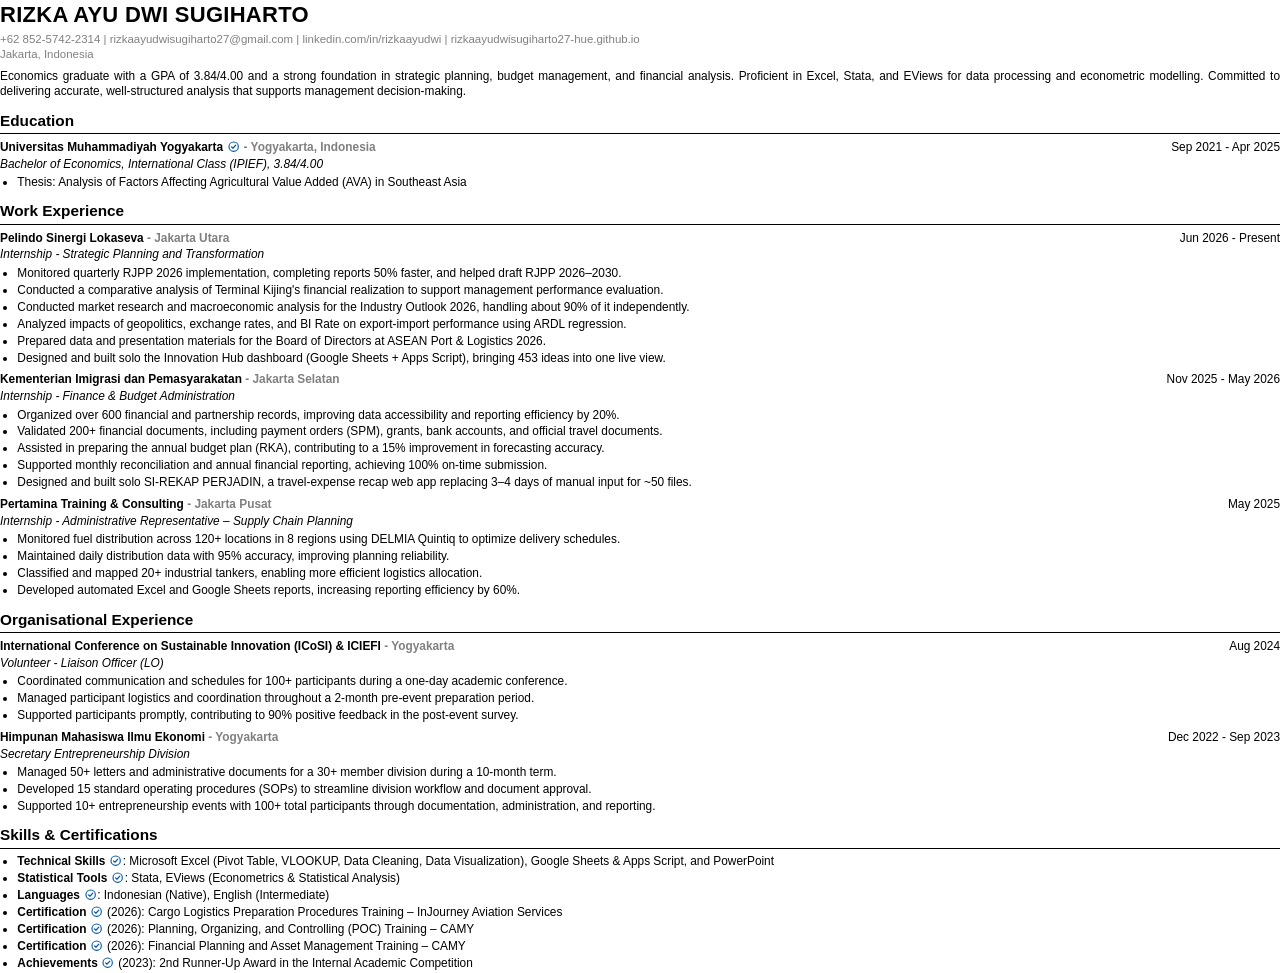
<file: tools/cv.html>
<!doctype html>
<html lang="en">
<head>
<meta charset="utf-8">
<title>CV · Rizka Ayu Dwi Sugiharto</title>
<meta name="robots" content="noindex">
<!-- Source for assets/CV-Rizka-Ayu-Dwi-Sugiharto.pdf (1 A4 page, ATS-friendly). Rebuild: node tools/build-cv.mjs -->
<style>
@page{size:A4;margin:10mm 12mm 9mm}
*{box-sizing:border-box}
body{margin:0;font-family:Arial,"Liberation Sans",Helvetica,sans-serif;font-size:8.9pt;line-height:1.32;color:#000}
a{color:inherit;text-decoration:none}
h1{font-size:16.5pt;margin:0 0 2pt;letter-spacing:.2pt}
.contact,.loc{color:#808080;font-size:8.6pt}
.contact b{color:#000;font-weight:400}
.sum{margin:5pt 0 0;text-align:justify}
h2{font-size:11.5pt;margin:8pt 0 4pt;padding-bottom:2pt;border-bottom:1px solid #000}
.item{margin-bottom:4.5pt;break-inside:avoid}
.row{display:flex;justify-content:space-between;gap:10pt}
.row b{font-weight:700}
.where{color:#808080;font-weight:700}
.role{font-style:italic;margin-top:1pt}
ul{margin:2pt 0 0;padding-left:13pt}
li{margin:0 0 1pt;text-align:justify}
.ok{display:inline-block;width:8.5pt;height:8.5pt;vertical-align:-1pt;margin:0 1pt}
.skills li{text-align:left}
</style>
</head>
<body>
<svg width="0" height="0" style="position:absolute"><symbol id="ok" viewBox="0 0 16 16"><circle cx="8" cy="8" r="6.6" fill="none" stroke="#0657a9" stroke-width="1.6"/><path d="M5 8.2l2 2 4-4.3" fill="none" stroke="#0657a9" stroke-width="1.7" stroke-linecap="round" stroke-linejoin="round"/></symbol></svg>

<h1>RIZKA AYU DWI SUGIHARTO</h1>
<div class="contact">+62 852-5742-2314 | <a href="mailto:rizkaayudwisugiharto27@gmail.com">rizkaayudwisugiharto27@gmail.com</a> | <a href="https://www.linkedin.com/in/rizkaayudwi/">linkedin.com/in/rizkaayudwi</a> | <a href="https://rizkaayudwisugiharto27-hue.github.io/">rizkaayudwisugiharto27-hue.github.io</a></div>
<div class="loc">Jakarta, Indonesia</div>
<p class="sum">Economics graduate with a GPA of 3.84/4.00 and a strong foundation in strategic planning, budget management, and financial analysis. Proficient in Excel, Stata, and EViews for data processing and econometric modelling. Committed to delivering accurate, well-structured analysis that supports management decision-making.</p>

<h2>Education</h2>
<div class="item">
  <div class="row"><span><b>Universitas Muhammadiyah Yogyakarta</b> <a href="https://rizkaayudwisugiharto27-hue.github.io/assets/Ijazah-Transkrip-Rizka-Ayu-Dwi-Sugiharto.pdf"><svg class="ok"><use href="#ok"/></svg></a> <span class="where">- Yogyakarta, Indonesia</span></span><span>Sep 2021 - Apr 2025</span></div>
  <div class="role">Bachelor of Economics, International Class (IPIEF), 3.84/4.00</div>
  <ul><li>Thesis: Analysis of Factors Affecting Agricultural Value Added (AVA) in Southeast Asia</li></ul>
</div>

<h2>Work Experience</h2>
<div class="item">
  <div class="row"><span><b>Pelindo Sinergi Lokaseva</b> <span class="where">- Jakarta Utara</span></span><span>Jun 2026 - Present</span></div>
  <div class="role">Internship - Strategic Planning and Transformation</div>
  <ul>
    <li>Monitored quarterly RJPP 2026 implementation, completing reports 50% faster, and helped draft RJPP 2026–2030.</li>
    <li>Conducted a comparative analysis of Terminal Kijing's financial realization to support management performance evaluation.</li>
    <li>Conducted market research and macroeconomic analysis for the Industry Outlook 2026, handling about 90% of it independently.</li>
    <li>Analyzed impacts of geopolitics, exchange rates, and BI Rate on export-import performance using ARDL regression.</li>
    <li>Prepared data and presentation materials for the Board of Directors at ASEAN Port &amp; Logistics 2026.</li>
    <li>Designed and built solo the Innovation Hub dashboard (Google Sheets + Apps Script), bringing 453 ideas into one live view.</li>
  </ul>
</div>
<div class="item">
  <div class="row"><span><b>Kementerian Imigrasi dan Pemasyarakatan</b> <span class="where">- Jakarta Selatan</span></span><span>Nov 2025 - May 2026</span></div>
  <div class="role">Internship - Finance &amp; Budget Administration</div>
  <ul>
    <li>Organized over 600 financial and partnership records, improving data accessibility and reporting efficiency by 20%.</li>
    <li>Validated 200+ financial documents, including payment orders (SPM), grants, bank accounts, and official travel documents.</li>
    <li>Assisted in preparing the annual budget plan (RKA), contributing to a 15% improvement in forecasting accuracy.</li>
    <li>Supported monthly reconciliation and annual financial reporting, achieving 100% on-time submission.</li>
    <li>Designed and built solo SI-REKAP PERJADIN, a travel-expense recap web app replacing 3–4 days of manual input for ~50 files.</li>
  </ul>
</div>
<div class="item">
  <div class="row"><span><b>Pertamina Training &amp; Consulting</b> <span class="where">- Jakarta Pusat</span></span><span>May 2025</span></div>
  <div class="role">Internship - Administrative Representative – Supply Chain Planning</div>
  <ul>
    <li>Monitored fuel distribution across 120+ locations in 8 regions using DELMIA Quintiq to optimize delivery schedules.</li>
    <li>Maintained daily distribution data with 95% accuracy, improving planning reliability.</li>
    <li>Classified and mapped 20+ industrial tankers, enabling more efficient logistics allocation.</li>
    <li>Developed automated Excel and Google Sheets reports, increasing reporting efficiency by 60%.</li>
  </ul>
</div>

<h2>Organisational Experience</h2>
<div class="item">
  <div class="row"><span><b>International Conference on Sustainable Innovation (ICoSI) &amp; ICIEFI</b> <span class="where">- Yogyakarta</span></span><span>Aug 2024</span></div>
  <div class="role">Volunteer - Liaison Officer (LO)</div>
  <ul>
    <li>Coordinated communication and schedules for 100+ participants during a one-day academic conference.</li>
    <li>Managed participant logistics and coordination throughout a 2-month pre-event preparation period.</li>
    <li>Supported participants promptly, contributing to 90% positive feedback in the post-event survey.</li>
  </ul>
</div>
<div class="item">
  <div class="row"><span><b>Himpunan Mahasiswa Ilmu Ekonomi</b> <span class="where">- Yogyakarta</span></span><span>Dec 2022 - Sep 2023</span></div>
  <div class="role">Secretary Entrepreneurship Division</div>
  <ul>
    <li>Managed 50+ letters and administrative documents for a 30+ member division during a 10-month term.</li>
    <li>Developed 15 standard operating procedures (SOPs) to streamline division workflow and document approval.</li>
    <li>Supported 10+ entrepreneurship events with 100+ total participants through documentation, administration, and reporting.</li>
  </ul>
</div>

<h2>Skills &amp; Certifications</h2>
<ul class="skills">
  <li><b>Technical Skills</b> <a href="https://drive.google.com/file/d/1VrNcBaJ93BokSC8ZZnbLcKn8A9TFSKut/view?usp=sharing"><svg class="ok"><use href="#ok"/></svg></a>: Microsoft Excel (Pivot Table, VLOOKUP, Data Cleaning, Data Visualization), Google Sheets &amp; Apps Script, and PowerPoint</li>
  <li><b>Statistical Tools</b> <a href="https://drive.google.com/file/d/1aGCJmLklHl4rhGzaMEh4C4TKESq5ytcV/view?usp=sharing"><svg class="ok"><use href="#ok"/></svg></a>: Stata, EViews (Econometrics &amp; Statistical Analysis)</li>
  <li><b>Languages</b> <a href="https://rizkaayudwisugiharto27-hue.github.io/assets/certs/ept-umy.webp"><svg class="ok"><use href="#ok"/></svg></a>: Indonesian (Native), English (Intermediate)</li>
  <li><b>Certification</b> <a href="https://drive.google.com/file/d/1RNchIyjr67Q0VWTSWKY20xkLMTKD1Q4a/view?usp=sharing"><svg class="ok"><use href="#ok"/></svg></a> (2026): Cargo Logistics Preparation Procedures Training – InJourney Aviation Services</li>
  <li><b>Certification</b> <a href="https://drive.google.com/file/d/1UM6-p8HgiAwcWiFdIXHBsfZQi6GwSlcK/view?usp=sharing"><svg class="ok"><use href="#ok"/></svg></a> (2026): Planning, Organizing, and Controlling (POC) Training – CAMY</li>
  <li><b>Certification</b> <a href="https://drive.google.com/file/d/1EbhKeVGZMDUFnk3EvdhktORaTZt_q4aX/view?usp=sharing"><svg class="ok"><use href="#ok"/></svg></a> (2026): Financial Planning and Asset Management Training – CAMY</li>
  <li><b>Achievements</b> <a href="https://drive.google.com/file/d/1IKfBHtYH9YkUcBqKGEh1C7x3wiBnXKbY/view?usp=sharing"><svg class="ok"><use href="#ok"/></svg></a> (2023): 2nd Runner-Up Award in the Internal Academic Competition</li>
</ul>
</body>
</html>
</file>
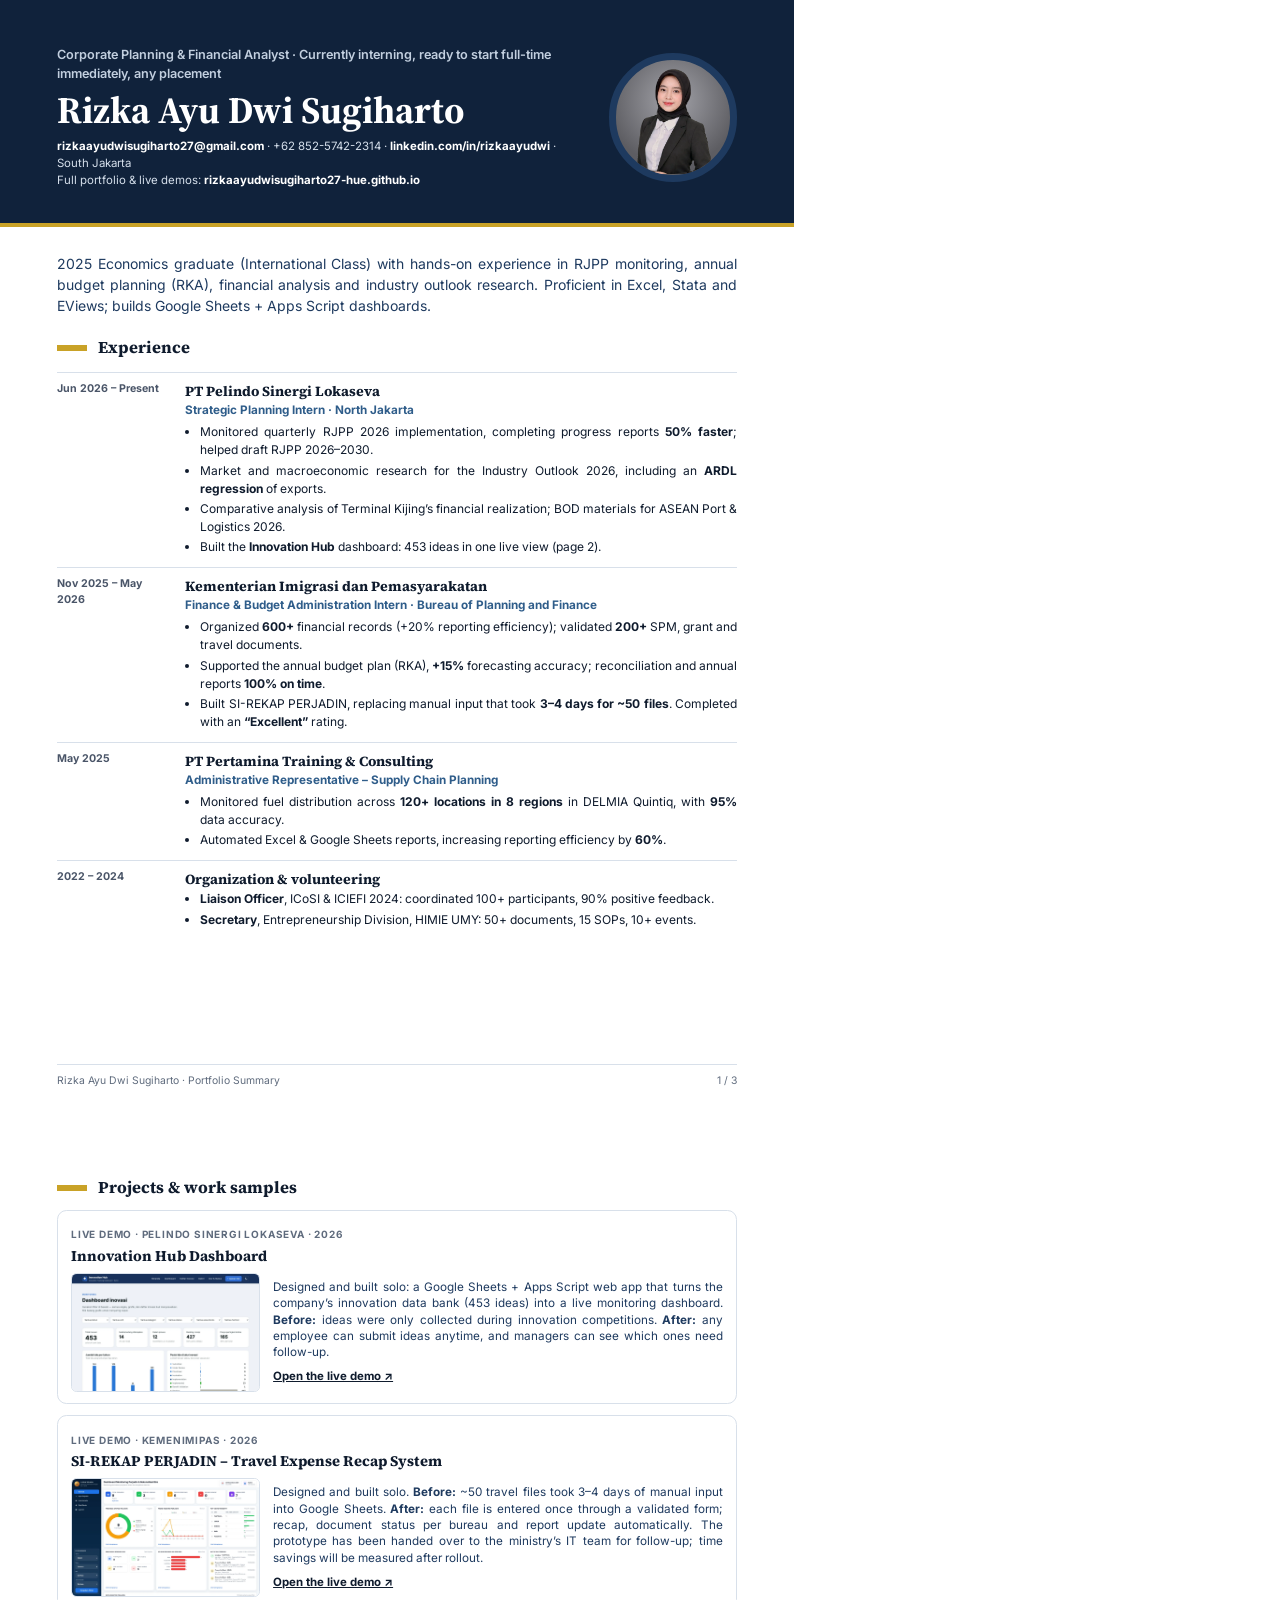
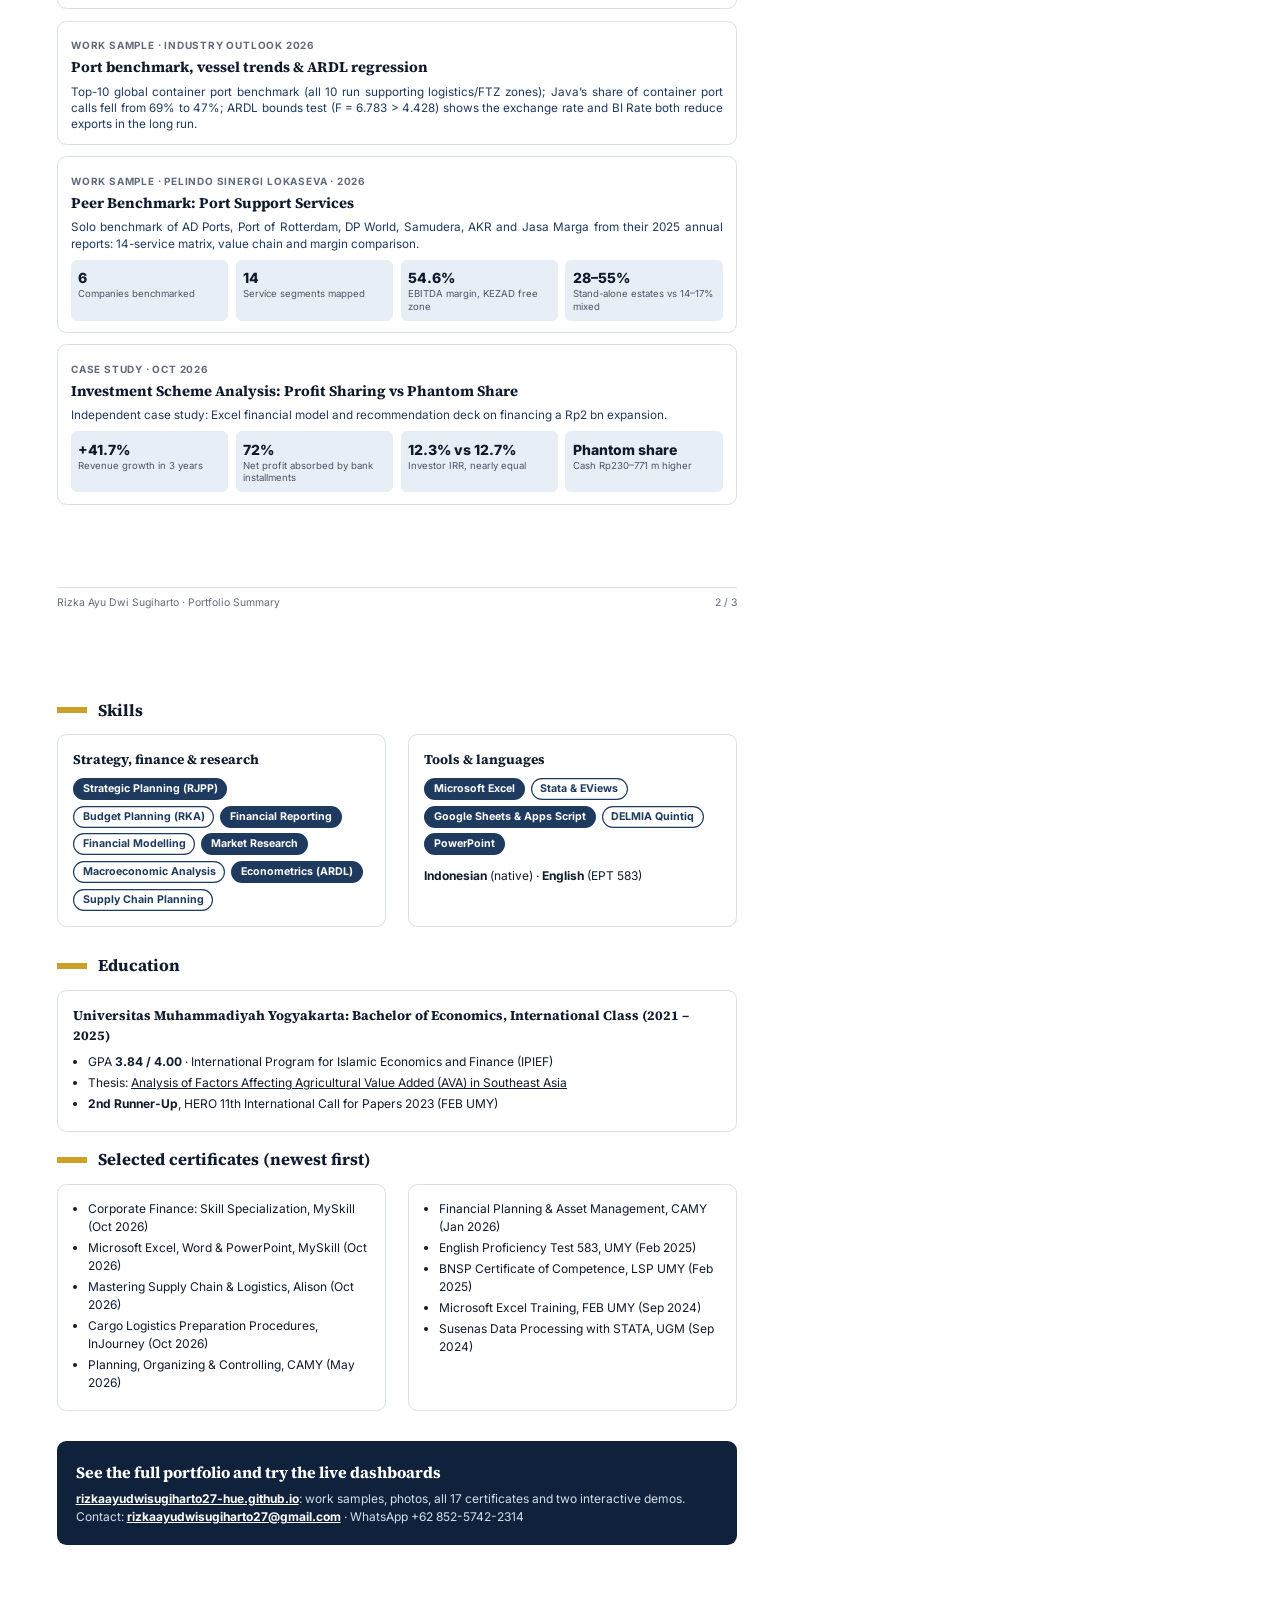
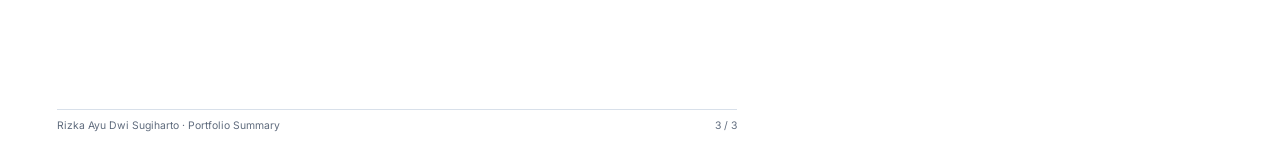
<file: tools/portfolio-summary.html>
<!doctype html>
<html lang="en">
<head>
<meta charset="utf-8">
<title>Portfolio Summary | Rizka Ayu Dwi Sugiharto</title>
<meta name="robots" content="noindex">
<link rel="stylesheet" href="https://fonts.googleapis.com/css2?family=Inter:wght@400;500;600;700;800&family=Source+Serif+4:opsz,wght@8..60,600;8..60,700&display=swap">
<!-- Source for assets/Portfolio-Summary-Rizka-Ayu-Dwi-Sugiharto.pdf (3 A4 pages). Rebuild: node tools/build-portfolio-pdf.mjs -->
<style>
@page{size:A4;margin:0}
*{box-sizing:border-box;-webkit-print-color-adjust:exact;print-color-adjust:exact}
body{margin:0;font-family:Inter,Arial,sans-serif;color:#0f1b2d;font-size:10.5pt;line-height:1.5}
.page{width:210mm;height:297mm;padding:14mm 15mm;position:relative;overflow:hidden;break-after:page}
.page:last-child{break-after:auto}
h1,h2,h3,p,ul{margin:0}
a{color:inherit}
.top{background:#10223b;color:#fff;margin:-14mm -15mm 8mm;padding:12mm 15mm 9mm;display:grid;grid-template-columns:1fr 34mm;gap:8mm;align-items:center}
.top .k{color:#c2cfdf;font-size:9.5pt;font-weight:600}
.top h1{font-size:26pt;font-weight:900;line-height:1.05;letter-spacing:-.5pt;margin:2mm 0}
.top .c{font-size:8.6pt;color:#d5dfeb}
.top .c a{color:#fff;font-weight:700;text-decoration:none}
.photo{width:34mm;height:34mm;border-radius:50%;overflow:hidden;background:radial-gradient(circle at 50% 35%,#a3a3a9,#5d5d62 70%);border:2mm solid #1e3a5f;position:relative}
.photo img{position:absolute;left:50%;top:8%;width:72%;transform:translateX(-50%)}
.stripe{height:1mm;background:#c9a227;margin:-8mm -15mm 7mm}
h2{font-size:12.5pt;font-weight:800;margin:0 0 3mm;display:flex;align-items:center;gap:3mm}
h2::before{content:"";width:8mm;height:1.6mm;background:#c9a227}
.facts{display:grid;grid-template-columns:repeat(4,1fr);gap:3mm;margin-bottom:5mm}
.fact{border:.3mm solid #d8e0ea;border-radius:2mm;padding:3mm}
.fact b{display:block;font-size:15pt;font-weight:800;color:#1e3a5f;line-height:1.1}
.fact span{font-size:7.8pt;color:#4a5568}
.lead{color:#1e3a5f;margin-bottom:5mm}
.exp{display:grid;grid-template-columns:30mm 1fr;gap:4mm;padding:2.2mm 0;border-top:.3mm solid #d8e0ea}
.exp:first-of-type{border-top:0}
.when{font-size:8pt;font-weight:700;color:#4a5568}
.exp h3{font-size:10.5pt;font-weight:800}
.role{font-size:8.8pt;font-weight:700;color:#2f5d8a;margin-bottom:1mm}
.exp ul{padding-left:4mm;font-size:9pt}
.exp li{margin-bottom:.6mm}
.case{border:.3mm solid #d8e0ea;border-radius:2.5mm;padding:4mm;margin-bottom:4mm;break-inside:avoid}
.case .tag{font-size:7.5pt;font-weight:700;letter-spacing:.08em;text-transform:uppercase;color:#5f6b7d}
.case h3{font-size:11pt;font-weight:800;margin:.5mm 0 1.5mm}
.case p{font-size:9pt;color:#1e3a5f}
.case .row{display:grid;grid-template-columns:62mm 1fr;gap:4mm;align-items:center}
.case img{width:100%;border-radius:1.5mm;border:.3mm solid #d8e0ea}
.case .link{display:inline-block;margin-top:2mm;font-size:8.6pt;font-weight:700}
.kpis{display:grid;grid-template-columns:repeat(4,1fr);gap:2mm;margin-top:2mm}
.kpi{background:#e8eef5;border-radius:1.5mm;padding:2mm}
.kpi b{display:block;font-size:10.5pt;font-weight:800}
.kpi span{font-size:7.2pt;color:#4a5568;line-height:1.3;display:block}
.cols{display:grid;grid-template-columns:1fr 1fr;gap:6mm}
.box{border:.3mm solid #d8e0ea;border-radius:2.5mm;padding:4mm;margin-bottom:4mm}
.box h3{font-size:10pt;font-weight:800;margin-bottom:2mm}
.box ul{padding-left:4mm;font-size:9pt}
.box li{margin-bottom:.8mm}
.chips{display:flex;flex-wrap:wrap;gap:1.5mm}
.chips span{background:#1e3a5f;color:#fff;border-radius:5mm;padding:.8mm 2.6mm;font-size:8pt;font-weight:700}
.chips span.o{background:none;color:#1e3a5f;box-shadow:inset 0 0 0 .3mm #1e3a5f}
.foot{position:absolute;left:15mm;right:15mm;bottom:9mm;display:flex;justify-content:space-between;font-size:7.8pt;color:#5f6b7d;border-top:.3mm solid #d8e0ea;padding-top:2mm}
.foot a{color:#1e3a5f;font-weight:700;text-decoration:none}
.cta{background:#10223b;color:#fff;border-radius:2.5mm;padding:5mm;margin-top:4mm}
.cta h3{font-size:12pt;font-weight:800;margin-bottom:1.5mm}
.cta p{font-size:9pt;color:#d5dfeb}
.cta a{color:#fff;font-weight:700}
.lead,.exp li,.case p,.case li{text-align:justify}
h1,h2,h3,.fact b{font-family:"Source Serif 4",Georgia,serif;font-weight:700!important;letter-spacing:0!important}
.top h1{font-size:28pt}
.p2 .case{padding:3mm 3.5mm;margin-bottom:3mm}
.p2 .row{grid-template-columns:50mm 1fr;gap:3.5mm}
.p2 .case p{font-size:8.8pt;line-height:1.4}
.p2 h2{margin-bottom:2.5mm}
</style>
</head>
<body>

<!-- PAGE 1: profile + experience -->
<section class="page">
  <div class="top">
    <div>
      <p class="k">Corporate Planning &amp; Financial Analyst · Currently interning, ready to start full-time immediately, any placement</p>
      <h1>Rizka Ayu Dwi Sugiharto</h1>
      <p class="c"><a href="mailto:rizkaayudwisugiharto27@gmail.com">rizkaayudwisugiharto27@gmail.com</a> · +62 852-5742-2314 · <a href="https://www.linkedin.com/in/rizkaayudwi/">linkedin.com/in/rizkaayudwi</a> · South Jakarta<br>
      Full portfolio &amp; live demos: <a href="https://rizkaayudwisugiharto27-hue.github.io/">rizkaayudwisugiharto27-hue.github.io</a></p>
    </div>
    <div class="photo"><img src="../assets/rizka-about.webp" alt=""></div>
  </div>
  <div class="stripe"></div>


  <p class="lead">2025 Economics graduate (International Class) with hands-on experience in RJPP monitoring, annual budget planning (RKA), financial analysis and industry outlook research. Proficient in Excel, Stata and EViews; builds Google Sheets + Apps Script dashboards.</p>

  <h2>Experience</h2>
  <div class="exp">
    <div class="when">Jun 2026 – Present</div>
    <div><h3>PT Pelindo Sinergi Lokaseva</h3><p class="role">Strategic Planning Intern · North Jakarta</p>
      <ul>
        <li>Monitored quarterly RJPP 2026 implementation, completing progress reports <b>50% faster</b>; helped draft RJPP 2026–2030.</li>
        <li>Market and macroeconomic research for the Industry Outlook 2026, including an <b>ARDL regression</b> of exports.</li>
        <li>Comparative analysis of Terminal Kijing’s financial realization; BOD materials for ASEAN Port &amp; Logistics 2026.</li>
        <li>Built the <b>Innovation Hub</b> dashboard: 453 ideas in one live view (page 2).</li>
      </ul></div>
  </div>
  <div class="exp">
    <div class="when">Nov 2025 – May 2026</div>
    <div><h3>Kementerian Imigrasi dan Pemasyarakatan</h3><p class="role">Finance &amp; Budget Administration Intern · Bureau of Planning and Finance</p>
      <ul>
        <li>Organized <b>600+</b> financial records (+20% reporting efficiency); validated <b>200+</b> SPM, grant and travel documents.</li>
        <li>Supported the annual budget plan (RKA), <b>+15%</b> forecasting accuracy; reconciliation and annual reports <b>100% on time</b>.</li>
        <li>Built SI-REKAP PERJADIN, replacing manual input that took <b>3–4 days for ~50 files</b>. Completed with an <b>“Excellent”</b> rating.</li>
      </ul></div>
  </div>
  <div class="exp">
    <div class="when">May 2025</div>
    <div><h3>PT Pertamina Training &amp; Consulting</h3><p class="role">Administrative Representative – Supply Chain Planning</p>
      <ul>
        <li>Monitored fuel distribution across <b>120+ locations in 8 regions</b> in DELMIA Quintiq, with <b>95%</b> data accuracy.</li>
        <li>Automated Excel &amp; Google Sheets reports, increasing reporting efficiency by <b>60%</b>.</li>
      </ul></div>
  </div>
  <div class="exp">
    <div class="when">2022 – 2024</div>
    <div><h3>Organization &amp; volunteering</h3>
      <ul>
        <li><b>Liaison Officer</b>, ICoSI &amp; ICIEFI 2024: coordinated 100+ participants, 90% positive feedback.</li>
        <li><b>Secretary</b>, Entrepreneurship Division, HIMIE UMY: 50+ documents, 15 SOPs, 10+ events.</li>
      </ul></div>
  </div>
  <div class="foot"><span>Rizka Ayu Dwi Sugiharto · Portfolio Summary</span><span>1 / 3</span></div>
</section>

<!-- PAGE 2: projects -->
<section class="page p2">
  <h2>Projects &amp; work samples</h2>

  <div class="case">
    <span class="tag">Live demo · Pelindo Sinergi Lokaseva · 2026</span>
    <h3>Innovation Hub Dashboard</h3>
    <div class="row">
      <img src="../assets/exp/innovation-hub-demo.webp" alt="">
      <div><p>Designed and built solo: a Google Sheets + Apps Script web app that turns the company’s innovation data bank (453 ideas) into a live monitoring dashboard. <b>Before:</b> ideas were only collected during innovation competitions. <b>After:</b> any employee can submit ideas anytime, and managers can see which ones need follow-up.</p>
      <a class="link" href="https://rizkaayudwisugiharto27-hue.github.io/projects/innovation-hub/">Open the live demo ↗</a></div>
    </div>
  </div>

  <div class="case">
    <span class="tag">Live demo · Kemenimipas · 2026</span>
    <h3>SI-REKAP PERJADIN – Travel Expense Recap System</h3>
    <div class="row">
      <img src="../assets/exp/si-rekap-perjadin-demo.webp" alt="">
      <div><p>Designed and built solo. <b>Before:</b> ~50 travel files took 3–4 days of manual input into Google Sheets. <b>After:</b> each file is entered once through a validated form; recap, document status per bureau and report update automatically. The prototype has been handed over to the ministry’s IT team for follow-up; time savings will be measured after rollout.</p>
      <a class="link" href="https://rizkaayudwisugiharto27-hue.github.io/projects/si-rekap-perjadin/">Open the live demo ↗</a></div>
    </div>
  </div>

  <div class="case">
    <span class="tag">Work sample · Industry Outlook 2026</span>
    <h3>Port benchmark, vessel trends &amp; ARDL regression</h3>
    <p>Top-10 global container port benchmark (all 10 run supporting logistics/FTZ zones); Java’s share of container port calls fell from 69% to 47%; ARDL bounds test (F = 6.783 &gt; 4.428) shows the exchange rate and BI Rate both reduce exports in the long run.</p>
  </div>

  <div class="case">
    <span class="tag">Work sample · Pelindo Sinergi Lokaseva · 2026</span>
    <h3>Peer Benchmark: Port Support Services</h3>
    <p>Solo benchmark of AD Ports, Port of Rotterdam, DP World, Samudera, AKR and Jasa Marga from their 2025 annual reports: 14-service matrix, value chain and margin comparison.</p>
    <div class="kpis">
      <div class="kpi"><b>6</b><span>Companies benchmarked</span></div>
      <div class="kpi"><b>14</b><span>Service segments mapped</span></div>
      <div class="kpi"><b>54.6%</b><span>EBITDA margin, KEZAD free zone</span></div>
      <div class="kpi"><b>28–55%</b><span>Stand-alone estates vs 14–17% mixed</span></div>
    </div>
  </div>

  <div class="case">
    <span class="tag">Case study · Oct 2026</span>
    <h3>Investment Scheme Analysis: Profit Sharing vs Phantom Share</h3>
    <p>Independent case study: Excel financial model and recommendation deck on financing a Rp2 bn expansion.</p>
    <div class="kpis">
      <div class="kpi"><b>+41.7%</b><span>Revenue growth in 3 years</span></div>
      <div class="kpi"><b>72%</b><span>Net profit absorbed by bank installments</span></div>
      <div class="kpi"><b>12.3% vs 12.7%</b><span>Investor IRR, nearly equal</span></div>
      <div class="kpi"><b>Phantom share</b><span>Cash Rp230–771 m higher</span></div>
    </div>
  </div>
  <div class="foot"><span>Rizka Ayu Dwi Sugiharto · Portfolio Summary</span><span>2 / 3</span></div>
</section>

<!-- PAGE 3: skills, education, certificates -->
<section class="page">
  <h2>Skills</h2>
  <div class="cols">
    <div class="box"><h3>Strategy, finance &amp; research</h3>
      <div class="chips"><span>Strategic Planning (RJPP)</span><span class="o">Budget Planning (RKA)</span><span>Financial Reporting</span><span class="o">Financial Modelling</span><span>Market Research</span><span class="o">Macroeconomic Analysis</span><span>Econometrics (ARDL)</span><span class="o">Supply Chain Planning</span></div></div>
    <div class="box"><h3>Tools &amp; languages</h3>
      <div class="chips"><span>Microsoft Excel</span><span class="o">Stata &amp; EViews</span><span>Google Sheets &amp; Apps Script</span><span class="o">DELMIA Quintiq</span><span>PowerPoint</span></div>
      <p style="font-size:9pt;margin-top:3mm"><b>Indonesian</b> (native) · <b>English</b> (EPT 583)</p></div>
  </div>

  <h2 style="margin-top:3mm">Education</h2>
  <div class="box">
    <h3>Universitas Muhammadiyah Yogyakarta: Bachelor of Economics, International Class (2021 – 2025)</h3>
    <ul>
      <li>GPA <b>3.84 / 4.00</b> · International Program for Islamic Economics and Finance (IPIEF)</li>
      <li>Thesis: <a href="https://etd.umy.ac.id/id/eprint/50806/">Analysis of Factors Affecting Agricultural Value Added (AVA) in Southeast Asia</a></li>
      <li><b>2nd Runner-Up</b>, HERO 11th International Call for Papers 2023 (FEB UMY)</li>
    </ul>
  </div>

  <h2 style="margin-top:3mm">Selected certificates (newest first)</h2>
  <div class="cols">
    <div class="box"><ul>
      <li>Corporate Finance: Skill Specialization, MySkill (Oct 2026)</li>
      <li>Microsoft Excel, Word &amp; PowerPoint, MySkill (Oct 2026)</li>
      <li>Mastering Supply Chain &amp; Logistics, Alison (Oct 2026)</li>
      <li>Cargo Logistics Preparation Procedures, InJourney (Oct 2026)</li>
      <li>Planning, Organizing &amp; Controlling, CAMY (May 2026)</li>
    </ul></div>
    <div class="box"><ul>
      <li>Financial Planning &amp; Asset Management, CAMY (Jan 2026)</li>
      <li>English Proficiency Test 583, UMY (Feb 2025)</li>
      <li>BNSP Certificate of Competence, LSP UMY (Feb 2025)</li>
      <li>Microsoft Excel Training, FEB UMY (Sep 2024)</li>
      <li>Susenas Data Processing with STATA, UGM (Sep 2024)</li>
    </ul></div>
  </div>

  <div class="cta">
    <h3>See the full portfolio and try the live dashboards</h3>
    <p><a href="https://rizkaayudwisugiharto27-hue.github.io/">rizkaayudwisugiharto27-hue.github.io</a>: work samples, photos, all 17 certificates and two interactive demos.<br>
    Contact: <a href="mailto:rizkaayudwisugiharto27@gmail.com">rizkaayudwisugiharto27@gmail.com</a> · WhatsApp +62 852-5742-2314</p>
  </div>
  <div class="foot"><span>Rizka Ayu Dwi Sugiharto · Portfolio Summary</span><span>3 / 3</span></div>
</section>
</body>
</html>
</file>
<file: projects/innovation-hub/assets/css/style.css>
/* ================================================================
   SPSL Innovation Hub — style
   Warna didefinisikan sebagai token; mode gelap memakai step sendiri.
   ================================================================ */
:root{
  color-scheme:light;
  --brand:#0a2450; --brand-2:#2f6fd6; --brand-3:#e8eefb;
  --plane:#eef1f6; --surface:#ffffff; --surface-2:#f7f9fc;
  --ink:#0f1a1c; --ink-2:#4a5a5d; --muted:#7d898b;
  --line:#e3e9ea; --line-2:#eef2f3;
  --grid:#e1e0d9; --axis:#c3c2b7;
  /* kategori (urutan tetap) */
  --c1:#2a78d6; --c2:#eb6834; --c3:#1baf7a; --c4:#eda100; --c5:#e87ba4; --c6:#008300; --c-other:#a9b2b4;
  /* status alur: ramp biru ordinal + hijau untuk "sudah diterapkan" */
  --st-sub:#86b6ef; --st-rev:#5598e7; --st-pri:#2a78d6; --st-inc:#1c5cab; --st-imp:#104281;
  --st-done:#0ca30c; --st-ben:#006b0a; --st-back:#b5b3ab; --st-arch:#d6d4cc;
  /* heatmap (sequential biru) */
  --h0:#f3f6fa; --h1:#cde2fb; --h2:#9ec5f4; --h3:#6da7ec; --h4:#3987e5; --h5:#256abf; --h6:#184f95; --h7:#0d366b;
  --good:#0ca30c; --good-d:#006300;
  --radius:14px; --shadow:0 1px 3px rgba(11,26,28,.06),0 8px 24px rgba(11,26,28,.06);
  --shadow-lg:0 12px 40px rgba(11,26,28,.18);
  --font:system-ui,-apple-system,"Segoe UI",Roboto,sans-serif;
}
@media (prefers-color-scheme: dark){
  :root:not([data-theme="light"]){
    color-scheme:dark;
    --brand-3:#1b2a44;
    --plane:#0d1117; --surface:#161b22; --surface-2:#1c222b;
    --ink:#eef1f4; --ink-2:#b9c2c9; --muted:#8b969e;
    --line:#2a313b; --line-2:#222831;
    --grid:#2c2c2a; --axis:#383835;
    --c1:#3987e5; --c2:#d95926; --c3:#199e70; --c4:#c98500; --c5:#d55181; --c6:#008300; --c-other:#5e676e;
    --st-sub:#9ec5f4; --st-rev:#6da7ec; --st-pri:#3987e5; --st-inc:#256abf; --st-imp:#184f95;
    --st-back:#6b6a64; --st-arch:#45443f;
    --h0:#1c222b; --h1:#14325a; --h2:#184f95; --h3:#1c5cab; --h4:#256abf; --h5:#3987e5; --h6:#6da7ec; --h7:#b7d3f6;
    --good-d:#0ca30c;
    --shadow:0 1px 3px rgba(0,0,0,.4),0 8px 24px rgba(0,0,0,.25);
  }
}
:root[data-theme="dark"]{
  color-scheme:dark;
  --brand-3:#1b2a44;
  --plane:#0d1117; --surface:#161b22; --surface-2:#1c222b;
  --ink:#eef1f4; --ink-2:#b9c2c9; --muted:#8b969e;
  --line:#2a313b; --line-2:#222831;
  --grid:#2c2c2a; --axis:#383835;
  --c1:#3987e5; --c2:#d95926; --c3:#199e70; --c4:#c98500; --c5:#d55181; --c6:#008300; --c-other:#5e676e;
  --st-sub:#9ec5f4; --st-rev:#6da7ec; --st-pri:#3987e5; --st-inc:#256abf; --st-imp:#184f95;
  --st-back:#6b6a64; --st-arch:#45443f;
  --h0:#1c222b; --h1:#14325a; --h2:#184f95; --h3:#1c5cab; --h4:#256abf; --h5:#3987e5; --h6:#6da7ec; --h7:#b7d3f6;
  --good-d:#0ca30c;
  --shadow:0 1px 3px rgba(0,0,0,.4),0 8px 24px rgba(0,0,0,.25);
}

*{box-sizing:border-box;margin:0;padding:0}
html{scroll-behavior:smooth;scroll-padding-top:70px}
body{font-family:var(--font);color:var(--ink);background:var(--plane);line-height:1.55;-webkit-font-smoothing:antialiased;overflow-x:hidden}
a{color:inherit;text-decoration:none}
h1,h2,h3{line-height:1.2;letter-spacing:-.01em}
.wrap{max-width:1180px;margin:0 auto;padding:0 20px}
@media(max-width:520px){.wrap{padding:0 16px}}

.btn{display:inline-flex;align-items:center;gap:8px;border:0;border-radius:10px;padding:12px 20px;font-size:15px;font-weight:600;font-family:var(--font);cursor:pointer;transition:.15s;white-space:nowrap}
.btn-sm{padding:9px 14px;font-size:13.5px}
.btn-primary{background:var(--brand-2);color:#fff}
.btn-primary:hover{filter:brightness(1.08);transform:translateY(-1px)}
.btn-light{background:#fff;color:#0a2450}
.btn-ghost{background:rgba(255,255,255,.15);color:#fff;border:1px solid rgba(255,255,255,.35)}
.btn-ghost:hover{background:rgba(255,255,255,.25)}
.btn-outline{background:var(--surface);color:var(--ink);border:1.5px solid var(--line)}
.btn-outline:hover{border-color:var(--brand-2)}

/* NAV */
header.nav{position:sticky;top:0;z-index:100;background:rgba(10,36,80,.94);backdrop-filter:blur(12px);border-bottom:1px solid rgba(255,255,255,.12)}
.nav-in{display:flex;align-items:center;gap:10px;height:64px}
.logo{display:flex;align-items:center;gap:11px;font-weight:800;font-size:17px;color:#fff;margin-right:auto}
.logo-mark{width:34px;height:34px;border-radius:9px;background:linear-gradient(135deg,#0a2450,#2f6fd6);display:grid;place-items:center;color:#fff;font-size:18px;flex:none;border:1px solid rgba(255,255,255,.2)}
.logo small{display:block;font-size:10.5px;font-weight:500;color:rgba(255,255,255,.72);letter-spacing:.02em}
.nav-links{display:flex;gap:4px;align-items:center}
.nav-links a{font-size:14.5px;font-weight:500;color:rgba(255,255,255,.85);padding:8px 13px;border-radius:8px;transition:.15s}
.nav-links a:hover{background:rgba(255,255,255,.14);color:#fff}
.nav-links a.btn-primary{color:#fff;margin-left:8px}
.theme-btn{display:grid;place-items:center}
.theme-btn,.burger{background:none;border:1px solid rgba(255,255,255,.25);border-radius:8px;color:#fff;cursor:pointer;width:38px;height:38px;font-size:18px;flex:none}
.burger{display:none;font-size:22px}
@media(max-width:940px){
  .nav-links{position:fixed;inset:64px 0 auto 0;flex-direction:column;align-items:stretch;background:#0a2450;padding:12px 20px;gap:2px;display:none;box-shadow:var(--shadow)}
  .nav-links.open{display:flex}
  .nav-links a{padding:12px}
  .nav-links a.btn-primary{margin:6px 0 0;justify-content:center}
  .burger{display:block}
}

/* HERO */
.hero{position:relative;background:linear-gradient(135deg,#0a2450 0%,#0a1c40 55%,#071531 100%);color:#fff;overflow:hidden}
.hero::after{content:"";position:absolute;inset:0;background:radial-gradient(circle at 82% 20%,rgba(64,124,224,.48),transparent 42%),radial-gradient(circle at 12% 88%,rgba(64,124,224,.30),transparent 40%);pointer-events:none}
.hero-in{position:relative;z-index:1;padding-top:64px;padding-bottom:72px}
.cobrand{display:flex;align-items:center;gap:20px;flex-wrap:wrap;margin-bottom:28px}
.cobrand img{height:38px;width:auto;display:block;filter:drop-shadow(0 1px 3px rgba(0,0,0,.28))}
.cb-div{width:1px;height:32px;background:rgba(255,255,255,.30)}
@media(max-width:520px){.cobrand img{height:28px}.cobrand{gap:14px}}
.badge{display:inline-flex;align-items:center;gap:8px;background:rgba(255,255,255,.14);border:1px solid rgba(255,255,255,.25);border-radius:100px;padding:6px 15px;font-size:13px;font-weight:600;margin-bottom:22px}
.badge .dot{width:8px;height:8px;border-radius:50%;background:#7fb3ff;box-shadow:0 0 0 4px rgba(127,179,255,.28)}
.hero h1{font-size:clamp(28px,5vw,48px);font-weight:800;max-width:18ch}
.hero .sub{font-size:clamp(15.5px,2vw,18.5px);color:rgba(255,255,255,.85);max-width:60ch;margin:20px 0 30px}
.hero-cta{display:flex;gap:13px;flex-wrap:wrap}
.hero-stats{display:grid;grid-template-columns:repeat(4,1fr);gap:14px;margin-top:48px}
.hstat{background:rgba(255,255,255,.1);border:1px solid rgba(255,255,255,.18);border-radius:var(--radius);padding:20px 22px}
.hstat .n{font-size:34px;font-weight:800;line-height:1}
.hstat .l{font-size:13px;color:rgba(255,255,255,.8);margin-top:7px}
@media(max-width:760px){.hero-stats{grid-template-columns:repeat(2,1fr)}}
.data-stamp{margin-top:16px;font-size:12.5px;color:rgba(255,255,255,.65)}

section{padding:68px 0}
.sec-head{max-width:66ch;margin-bottom:32px}
.eyebrow{color:var(--brand-2);font-weight:700;font-size:13px;letter-spacing:.08em;text-transform:uppercase;margin-bottom:10px}
.sec-head h2{font-size:clamp(24px,3.4vw,34px);font-weight:800}
.sec-head p{color:var(--ink-2);font-size:16px;margin-top:12px}
.alt{background:var(--surface)}

/* FEATURES */
.fgrid{display:grid;grid-template-columns:repeat(3,1fr);gap:18px}
@media(max-width:820px){.fgrid{grid-template-columns:1fr}}
.fcard{background:var(--surface);border:1px solid var(--line);border-radius:var(--radius);padding:24px}
.fcard .ic{width:46px;height:46px;border-radius:11px;background:var(--brand-3);color:var(--brand-2);display:grid;place-items:center;font-size:22px;margin-bottom:14px}
.fcard h3{font-size:17.5px;margin-bottom:8px}
.fcard p{color:var(--ink-2);font-size:14.5px}

/* FILTERS */
input,select,textarea{padding:10px 12px;border:1.5px solid var(--line);border-radius:10px;font-size:14px;font-family:var(--font);color:var(--ink);background:var(--surface);transition:.15s}
input:focus,select:focus{outline:none;border-color:var(--brand-2);box-shadow:0 0 0 3px rgba(47,111,214,.15)}
.filterbar{display:flex;gap:10px;flex-wrap:wrap;align-items:center;margin-bottom:10px}
.filterbar select{flex:1 1 150px;min-width:0}
.filterbar select.on{border-color:var(--brand-2);background:var(--brand-3)}
.active-filters{display:flex;gap:8px;flex-wrap:wrap;min-height:6px;margin-bottom:18px}
.fchip{display:inline-flex;align-items:center;gap:6px;background:var(--brand-3);color:var(--ink);border:1px solid var(--line);border-radius:100px;padding:4px 6px 4px 12px;font-size:12.5px;font-weight:600}
.fchip button{border:0;background:none;color:var(--ink-2);cursor:pointer;font-size:15px;line-height:1;width:20px;height:20px;border-radius:50%}
.fchip button:hover{background:var(--surface)}

/* KPI */
.kpis{display:grid;grid-template-columns:repeat(5,1fr);gap:14px;margin-bottom:20px}
@media(max-width:1000px){.kpis{grid-template-columns:repeat(3,1fr)}}
@media(max-width:600px){.kpis{grid-template-columns:repeat(2,1fr)}.kpi.hero-kpi{grid-column:span 2}}
.kpi{background:var(--surface);border:1px solid var(--line);border-radius:var(--radius);padding:18px 20px}
.kpi .l{font-size:13px;color:var(--ink-2);font-weight:600}
.kpi .n{font-size:30px;font-weight:800;line-height:1.1;margin-top:6px}
.kpi .s{font-size:12.5px;color:var(--muted);margin-top:4px}
.kpi.hero-kpi .n{font-size:40px}

/* DASHBOARD PANELS */
.dash-grid{display:grid;grid-template-columns:1fr 1fr;gap:18px}
@media(max-width:820px){.dash-grid{grid-template-columns:1fr}}
.panel{background:var(--surface);border:1px solid var(--line);border-radius:var(--radius);padding:22px;min-width:0;transition:opacity .2s}
.panel.span2{grid-column:1/-1}
.panel h3{font-size:16.5px}
.psub{font-size:13px;color:var(--muted);margin:3px 0 16px}
.empty{color:var(--muted);font-size:14px;padding:20px 0;text-align:center}

/* horizontal bars */
.bar-row{display:grid;grid-template-columns:minmax(90px,38%) 1fr 44px;align-items:center;gap:10px;padding:3px 0;cursor:pointer;border-radius:6px}
.bar-row:hover,.bar-row:focus-visible{background:var(--surface-2);outline:none}
.bar-row.dim{opacity:.35}
.bl{font-size:13px;color:var(--ink-2);white-space:nowrap;overflow:hidden;text-overflow:ellipsis;display:flex;align-items:center;gap:7px}
.bl .sw{width:9px;height:9px;border-radius:3px;flex:none}
.bar-track{height:18px;position:relative}
.bar-fill{position:absolute;left:0;top:0;bottom:0;max-height:18px;border-radius:0 4px 4px 0;transition:width .6s cubic-bezier(.2,.7,.2,1);min-width:2px}
.bar-val{font-size:13px;font-weight:700;text-align:right;font-variant-numeric:tabular-nums}

/* columns (per tahun) */
.vbars{display:flex;align-items:flex-end;gap:12px;height:210px;padding-top:24px;border-bottom:1px solid var(--axis)}
.vbar-col{flex:1;display:flex;flex-direction:column;align-items:center;justify-content:flex-end;height:100%;cursor:pointer;border-radius:6px 6px 0 0}
.vbar-col:hover,.vbar-col:focus-visible{background:var(--surface-2);outline:none}
.vbar-col.dim{opacity:.35}
.vbar{width:100%;max-width:24px;background:var(--c1);border-radius:4px 4px 0 0;position:relative;transition:height .6s cubic-bezier(.2,.7,.2,1);min-height:2px}
.vv{position:absolute;top:-21px;left:50%;transform:translateX(-50%);font-size:13px;font-weight:700;white-space:nowrap}
.vbar-x{display:flex;justify-content:space-between;gap:12px}
.vbar-x span{flex:1;text-align:center;font-size:12.5px;color:var(--muted);padding-top:7px;font-variant-numeric:tabular-nums}

/* stacked 100% bar */
.stack{display:flex;height:26px;gap:2px;border-radius:4px;overflow:hidden;margin:4px 0 14px}
.stack > div{height:100%;cursor:pointer;transition:filter .15s;min-width:3px}
.stack > div:hover{filter:brightness(1.1)}
.legend{display:flex;flex-direction:column;gap:6px}
.lg{display:grid;grid-template-columns:12px 1fr auto auto;gap:10px;align-items:center;font-size:13.5px;cursor:pointer;padding:3px 4px;border-radius:6px}
.lg:hover{background:var(--surface-2)}
.lg .sw{width:12px;height:12px;border-radius:3px}
.lg .v{font-weight:700;font-variant-numeric:tabular-nums}
.lg .p{color:var(--muted);font-size:12.5px;width:48px;text-align:right;font-variant-numeric:tabular-nums}

/* heatmap */
.heat-wrap{overflow-x:auto}
.heat{border-collapse:separate;border-spacing:2px;width:100%;min-width:640px;font-size:12.5px}
.heat th{font-weight:600;color:var(--ink-2);padding:6px;text-align:center;vertical-align:bottom}
.heat th.rh{text-align:left;white-space:nowrap;padding-right:10px}
.heat td{height:36px;text-align:center;border-radius:4px;font-weight:700;font-variant-numeric:tabular-nums;cursor:pointer;min-width:52px}
.heat td:hover{outline:2px solid var(--ink);outline-offset:-2px}
.heat td.z{cursor:default;color:var(--muted);font-weight:400}
.heat td.z:hover{outline:0}
.heat .tot{color:var(--ink-2);background:none;cursor:default}
.heat .tot:hover{outline:0}

/* history */
.hist{display:flex;flex-direction:column}
.hrow{display:grid;grid-template-columns:120px 130px 1fr;gap:14px;padding:11px 0;border-top:1px solid var(--line-2);font-size:13.5px;align-items:center}
.hrow:first-child{border-top:0}
.hrow .when{color:var(--muted);font-variant-numeric:tabular-nums}
.hrow .hid{font-weight:700;cursor:pointer;color:var(--brand-2)}
.hrow .hid:hover{text-decoration:underline}
.hrow .tr{display:flex;gap:6px;align-items:center;flex-wrap:wrap}
.hrow .cat{grid-column:3;color:var(--ink-2);font-size:12.5px;margin-top:-6px}
@media(max-width:640px){.hrow{grid-template-columns:1fr}.hrow .cat{grid-column:1;margin-top:0}}

/* status badge: titik warna + teks netral */
.sbadge{display:inline-flex;align-items:center;gap:6px;font-size:12px;font-weight:700;padding:3px 10px;border-radius:100px;background:var(--surface-2);border:1px solid var(--line);white-space:nowrap;color:var(--ink)}
.sbadge i{width:8px;height:8px;border-radius:50%;display:inline-block}
.chip{font-size:11.5px;font-weight:700;padding:3px 9px;border-radius:6px;background:var(--brand-3);color:var(--ink)}
.chip-gold{background:#fff4e0;color:#7a4d00}
:root[data-theme="dark"] .chip-gold{background:#3a2c10;color:#ffd890}
@media (prefers-color-scheme: dark){:root:not([data-theme="light"]) .chip-gold{background:#3a2c10;color:#ffd890}}

/* DAFTAR */
.toolbar{display:flex;gap:10px;flex-wrap:wrap;margin-bottom:18px;align-items:center}
.search{flex:1 1 260px;position:relative;min-width:0}
.search input{width:100%;padding-left:40px}
.search svg{position:absolute;left:13px;top:50%;transform:translateY(-50%);color:var(--muted)}
.seg{display:inline-flex;border:1.5px solid var(--line);border-radius:10px;overflow:hidden}
.seg button{border:0;background:var(--surface);color:var(--ink-2);padding:9px 14px;font:600 13.5px var(--font);cursor:pointer}
.seg button.on{background:var(--brand-2);color:#fff}
.count-line{font-size:14px;color:var(--ink-2);margin-bottom:16px}
.count-line b{color:var(--ink)}
.cards{display:grid;grid-template-columns:repeat(3,1fr);gap:16px}
@media(max-width:900px){.cards{grid-template-columns:repeat(2,1fr)}}
@media(max-width:600px){.cards{grid-template-columns:1fr}}
.card{background:var(--surface);border:1px solid var(--line);border-radius:var(--radius);padding:18px;cursor:pointer;transition:.15s;display:flex;flex-direction:column;gap:10px;min-width:0}
#galeri .card,.alt .card{background:var(--surface-2)}
.card:hover,.card:focus-visible{border-color:var(--brand-2);box-shadow:var(--shadow);transform:translateY(-2px);outline:none}
.card-top{display:flex;justify-content:space-between;align-items:center;gap:8px}
.card h3{font-size:15.5px;font-weight:700;display:-webkit-box;-webkit-line-clamp:2;-webkit-box-orient:vertical;overflow:hidden}
.card .desc{font-size:13.5px;color:var(--ink-2);display:-webkit-box;-webkit-line-clamp:3;-webkit-box-orient:vertical;overflow:hidden}
.meta{display:flex;flex-wrap:wrap;gap:6px 10px;font-size:12.5px;color:var(--ink-2);margin-top:auto;align-items:center}
.meta .u{font-weight:700;color:var(--ink)}
.meta .k{display:inline-flex;align-items:center;gap:5px}
.meta .k i{width:8px;height:8px;border-radius:50%;display:inline-block}
.more-wrap{text-align:center;margin-top:26px}

.table-wrap{overflow-x:auto;border:1px solid var(--line);border-radius:var(--radius);background:var(--surface)}
.dtable{width:100%;border-collapse:collapse;font-size:13.5px;min-width:820px}
.dtable th{text-align:left;padding:11px 12px;background:var(--surface-2);color:var(--ink-2);font-weight:700;border-bottom:1px solid var(--line);position:sticky;top:0;white-space:nowrap}
.dtable td{padding:10px 12px;border-bottom:1px solid var(--line-2);vertical-align:top}
.dtable tr{cursor:pointer}
.dtable tbody tr:hover{background:var(--surface-2)}
.dtable .num{font-variant-numeric:tabular-nums;white-space:nowrap}

/* FLOW + LEGEND */
.flow{display:flex;align-items:stretch;gap:8px;flex-wrap:wrap}
.fstep{flex:1 1 150px;background:var(--surface-2);border:1px solid var(--line);border-radius:var(--radius);padding:18px;display:flex;flex-direction:column;gap:6px}
.fstep .fic{width:38px;height:38px;border-radius:10px;background:var(--brand-3);color:var(--brand-2);display:grid;place-items:center;font-size:18px}
.fstep span{font-size:13px;color:var(--ink-2)}
.farrow{display:grid;place-items:center;color:var(--muted);font-size:20px}
@media(max-width:820px){.farrow{display:none}}
.legend-grid{display:grid;grid-template-columns:repeat(3,1fr);gap:12px}
@media(max-width:820px){.legend-grid{grid-template-columns:1fr}}
.leg{background:var(--surface-2);border:1px solid var(--line);border-radius:12px;padding:14px 16px;display:flex;flex-direction:column;gap:8px}
.leg .lt{font-size:13px;color:var(--ink-2)}
.leg .cnt{font-size:12px;color:var(--muted)}
.note{margin-top:22px;background:var(--brand-3);border-radius:12px;padding:16px 18px;font-size:14px;color:var(--ink-2)}

/* FOOTER */
footer{background:#071531;color:rgba(255,255,255,.7);padding:44px 0 30px;font-size:14px}
.foot-in{display:flex;justify-content:space-between;gap:24px;flex-wrap:wrap}
.foot-logos{display:flex;align-items:center;gap:18px;flex-wrap:wrap}
.foot-logos img{height:32px;width:auto}
.foot-logos .cb-div{height:26px;background:rgba(255,255,255,.22)}
.foot-title{font-weight:800;color:#fff;margin-top:12px}
.foot-sub{font-size:12.5px}
.foot-right{text-align:right}
@media(max-width:600px){.foot-right{text-align:left}}
.foot-note{margin-top:26px;padding-top:18px;border-top:1px solid rgba(255,255,255,.12);font-size:12.5px}

/* MODAL */
.modal-bg{position:fixed;inset:0;background:rgba(7,21,49,.55);z-index:200;display:none;align-items:flex-start;justify-content:center;padding:40px 16px;overflow-y:auto}
.modal-bg.show{display:flex}
.modal{background:var(--surface);border-radius:18px;max-width:760px;width:100%;box-shadow:var(--shadow-lg);animation:pop .25s}
@keyframes pop{from{opacity:0;transform:translateY(-6px)}to{opacity:1;transform:none}}
.modal-h{padding:24px 26px 18px;border-bottom:1px solid var(--line)}
.modal-h .row{display:flex;justify-content:space-between;gap:16px;align-items:flex-start}
.modal-h h2{font-size:21px}
.x{background:var(--surface-2);border:1px solid var(--line);color:var(--ink);width:34px;height:34px;border-radius:9px;font-size:20px;cursor:pointer;flex:none}
.modal-tags{display:flex;gap:8px;flex-wrap:wrap;margin-top:12px}
.modal-b{padding:20px 26px 26px}
.mgrid{display:grid;grid-template-columns:1fr 1fr;gap:4px 20px}
@media(max-width:560px){.mgrid{grid-template-columns:1fr}}
.mfield{margin-bottom:14px}
.mfield h4{font-size:12px;text-transform:uppercase;letter-spacing:.05em;color:var(--muted);margin-bottom:3px}
.mfield p{font-size:14.5px;white-space:pre-line;overflow-wrap:anywhere}
.mfield a{color:var(--brand-2);text-decoration:underline}
.benefit{display:grid;grid-template-columns:repeat(3,1fr);gap:10px;margin:6px 0 16px}
.benefit div{background:var(--surface-2);border:1px solid var(--line);border-radius:10px;padding:10px 12px}
.benefit b{display:block;font-size:11.5px;color:var(--muted);text-transform:uppercase;letter-spacing:.05em}
.benefit span{font-size:14px}
@media(max-width:560px){.benefit{grid-template-columns:1fr}}
.mhist{border-top:1px solid var(--line);padding-top:14px;margin-top:6px}
.mhist h4{font-size:12px;text-transform:uppercase;letter-spacing:.05em;color:var(--muted);margin-bottom:8px}
.mhist li{list-style:none;font-size:13.5px;padding:6px 0;display:flex;gap:10px;flex-wrap:wrap;align-items:center}
.mhist .when{color:var(--muted);font-variant-numeric:tabular-nums}

/* TOOLTIP */
.tip{position:fixed;z-index:300;pointer-events:none;background:var(--surface);color:var(--ink);border:1px solid var(--line);box-shadow:var(--shadow-lg);border-radius:10px;padding:8px 12px;font-size:13px;opacity:0;transition:opacity .1s;max-width:260px}
.tip.show{opacity:1}
.tip .tv{font-size:16px;font-weight:800}
.tip .tl{color:var(--ink-2)}
.tip .tp{color:var(--muted);font-size:12px}

@media print{header.nav,.hero-cta,.filterbar,.toolbar,.more-wrap,.theme-btn{display:none!important}}
</file>
